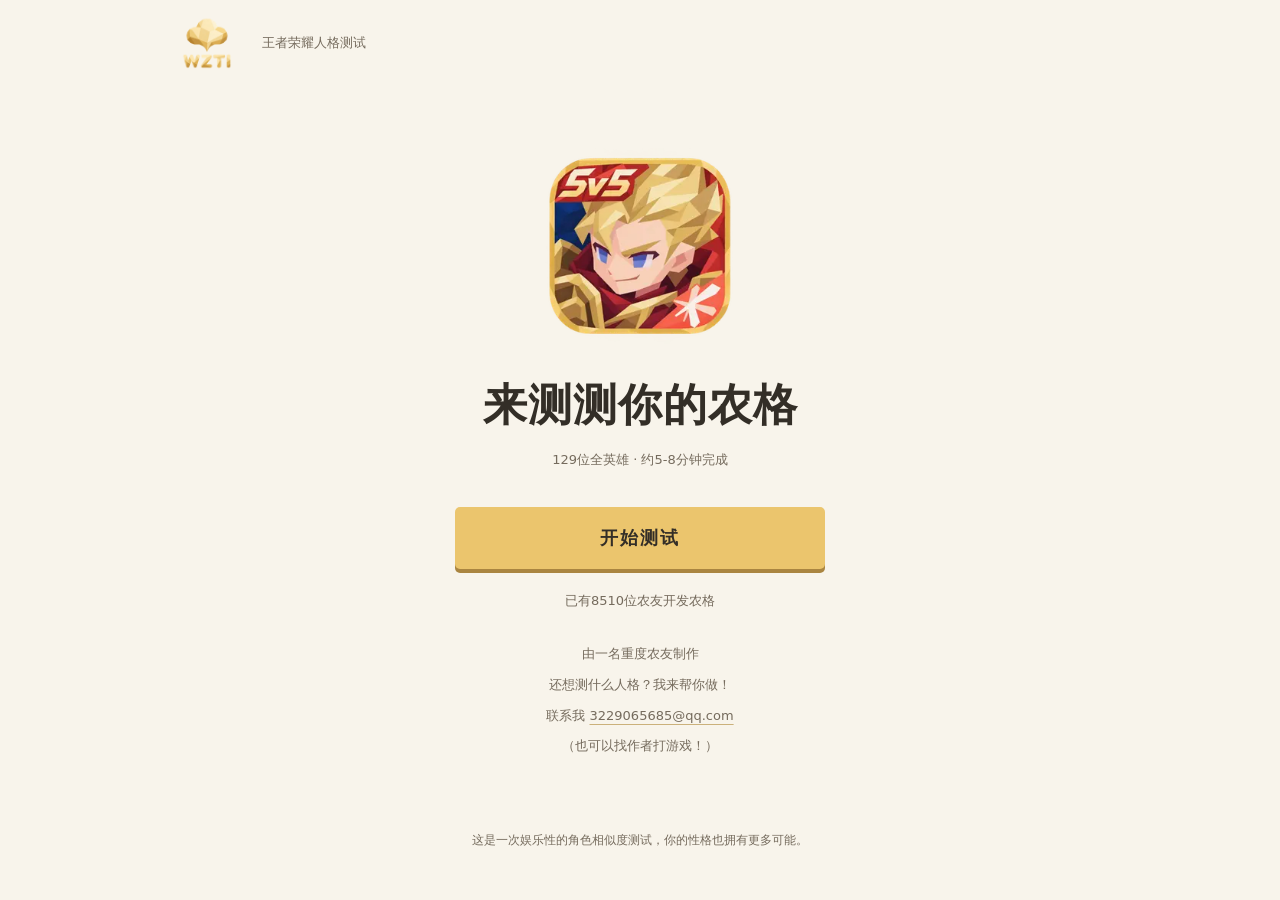
<file: index.html>
<!doctype html>
<html lang="zh-CN"><head><link rel="preconnect" href="https://cdn.jsdelivr.net" crossorigin><meta charset="utf-8"><meta name="viewport" content="width=device-width,initial-scale=1,viewport-fit=cover"><meta name="theme-color" content="#f8f4eb"><link rel="icon" type="image/png" href="icon-32.png"><title>来测测你的农格｜王者荣耀人格测试</title>
<meta name="description" content="129位全英雄 · 约5-8分钟完成，测测与你共鸣的英雄人格。测试仅供娱乐。">
<link rel="canonical" href="https://lyqien.github.io/wzti/">
<meta property="og:type" content="website">
<meta property="og:locale" content="zh_CN">
<meta property="og:site_name" content="WZTI 王者荣耀人格测试">
<meta property="og:title" content="来测测你的农格｜王者荣耀人格测试">
<meta property="og:description" content="129位全英雄 · 约5-8分钟完成，测测与你共鸣的英雄人格。测试仅供娱乐。">
<meta property="og:url" content="https://lyqien.github.io/wzti/">
<meta property="og:image" content="https://lyqien.github.io/wzti/share-cover.jpg">
<meta property="og:image:type" content="image/jpeg">
<meta property="og:image:width" content="256">
<meta property="og:image:height" content="256">
<meta property="og:image:alt" content="WZTI 首页游戏图标">
<meta name="twitter:card" content="summary">
<meta name="twitter:title" content="来测测你的农格｜王者荣耀人格测试">
<meta name="twitter:description" content="129位全英雄 · 约5-8分钟完成，测测与你共鸣的英雄人格。测试仅供娱乐。">
<meta name="twitter:image" content="https://lyqien.github.io/wzti/share-cover.jpg">
<link rel="image_src" href="https://lyqien.github.io/wzti/share-cover.jpg"><style>body{visibility:hidden}</style><style>:root{--strong:#332e27;--gold:#ebc56d;--pale:#f7e4ae;--white:#f8f4eb;--ink:#332e27;--muted:#756b5d}*{box-sizing:border-box}body{margin:0;background:var(--white);color:var(--ink);font:16px/1.9 "Yuanti SC","YouYuan",ui-rounded,system-ui,-apple-system,BlinkMacSystemFont,"PingFang SC","Microsoft YaHei",sans-serif}button,a{-webkit-tap-highlight-color:transparent}button{font:inherit;cursor:pointer}a{color:inherit}button:focus-visible,a:focus-visible{outline:3px solid var(--gold);outline-offset:4px}h1:focus{outline:none}header{max-width:1000px;margin:auto;height:86px;display:flex;align-items:center;padding:0 24px;gap:12px}header a{width:86px;height:72px}header img{height:100%;width:100%;object-fit:contain}header span{font-size:13px;color:var(--muted)}header small{margin-left:auto;font-size:12px;color:#756b5d}.preview-nav{max-width:680px;margin:auto;padding:8px 20px;display:flex;gap:20px;align-items:center;background:#eee7d9;font-size:12px;color:#594f40}.preview-nav span{margin-right:auto;color:#756b5d}.preview-nav a{text-decoration:none;padding:3px 0}.preview-nav a:hover{color:var(--gold)}main{max-width:680px;margin:auto;padding:34px 24px 24px;min-height:65vh}footer{text-align:center;color:#756b5d;font-size:12px;padding:26px 24px 36px;line-height:1.9}.mobile{display:none}.home{text-align:center;position:relative;padding:10px 0 14px}.home:before{content:"";position:absolute;width:250px;height:250px;border:1px solid #ebc56d2e;transform:rotate(45deg);top:65px;left:calc(50% - 125px);z-index:-1}.home-logo{width:310px;max-width:90%;height:auto;display:block;margin:-15px auto 16px}.eyebrow{color:var(--pale);font-size:14px}.home h1{font-size:38px;font-weight:700;line-height:1.5;letter-spacing:1px;margin:18px 0 20px}.home .eyebrow{display:none}.lead{color:#6c6255;font-size:15px;line-height:2;margin:0 auto}.primary{display:flex;justify-content:center;align-items:center;border:0;background:var(--gold);color:var(--strong);font-weight:700;min-height:58px;padding:14px 22px;border-radius:5px;box-shadow:0 4px 0 #aa8540}.primary:hover{background:var(--pale)}.home .primary{width:100%;max-width:370px;margin:34px auto 20px;letter-spacing:2px;font-size:18px}.hint{font-size:12px;color:#756b5d;line-height:1.8}.question .meta{display:flex;align-items:center;justify-content:space-between;color:#6c6255;font-size:13px}.meta strong{font-size:25px;color:#8b6723;font-weight:600}.progress{height:7px;background:repeating-linear-gradient(to right,#dfd6c6 0,#dfd6c6 calc(100%/28 - 3px),transparent calc(100%/28 - 3px),transparent calc(100%/28));margin:14px 0 32px}.progress i{height:100%;display:block;background:var(--gold)}.question h1{font-size:25px;font-weight:600;line-height:1.65;letter-spacing:.3px;margin:0 0 30px;min-height:84px}.options{display:grid;gap:14px}.option{background:#fffcf6;color:var(--ink);border:2px solid #e1d8c9;border-radius:7px;min-height:80px;padding:18px 16px;display:flex;align-items:center;gap:15px;text-align:left;font-size:16px;line-height:1.75;transition:background .15s,border-color .15s}.option b{font-size:14px;font-weight:600;flex:0 0 30px;height:30px;display:grid;place-items:center;border:1px solid #d7cdbd;border-radius:4px;color:#756b5d}.option.selected{border-color:var(--gold);background:#f7e4ae}.option.selected b{background:var(--strong);color:var(--pale);border-color:var(--strong)}.option:disabled{cursor:default}.nav{margin-top:24px}.secondary{background:transparent;color:inherit;border:1px solid #c8bcaa;border-radius:5px;padding:12px 20px;min-height:48px}.secondary:disabled{opacity:.35;cursor:default}.question .hint{margin:18px 0 0}.result{margin:-34px -24px -24px;background:var(--white);color:var(--ink);padding-bottom:32px}.hero-art{width:100%;height:auto;aspect-ratio:3/2;object-fit:contain;display:block;background:#eee7d9;padding-top:18px}.result>.eyebrow{text-align:center;color:var(--muted);font-size:12px;padding-top:24px}.result h1{font-size:42px;line-height:1.4;letter-spacing:4px;text-align:center;font-weight:700;margin:8px 0}.persona{font-size:14px;text-align:center;color:var(--muted);margin:0 20px 24px}.result blockquote{font-size:21px;line-height:1.8;font-weight:600;text-align:center;margin:0 24px 32px;color:var(--strong)}.panel{margin:0 24px;padding:28px 0;border-top:1px solid #ded5c5}.section-title{font-size:19px;font-weight:700;margin:0 0 16px;display:flex;align-items:center;gap:10px}.section-title:before{content:"";background:#b88b30;width:7px;height:18px;clip-path:polygon(50% 0,100% 25%,100% 75%,50% 100%,0 75%,0 25%)}.panel p{font-size:16px;line-height:1.95;margin:0;color:#594f40}.chart{display:grid;gap:15px;margin:24px 0}.column{display:grid;grid-template-columns:52px 1fr 40px;gap:12px;align-items:center}.column small{font-size:14px;color:var(--ink)}.column b{font-size:15px;font-weight:600;text-align:right;font-variant-numeric:tabular-nums}.track{height:10px;background:#e5dccb;border-radius:2px;overflow:hidden}.fill{height:100%;background:#b88b30;clip-path:polygon(0 0,100% 0,calc(100% - 5px) 100%,0 100%)}.panel .chart-note{font-size:12px;color:var(--muted);line-height:1.8}.partner-art{width:100%;aspect-ratio:3/2;object-fit:contain;display:block;background:#eee7d9;border-radius:8px;margin:22px 0 18px}.partner h3{font-size:29px;line-height:1.5;margin:0;text-align:center}.partner .subtitle{text-align:center;font-size:13px;margin:5px 0 22px;color:#816226}.result-actions{display:flex;gap:12px;padding:12px 24px 0}.result-actions>*{flex:1;font-size:14px}.result-actions .secondary{border-color:#c8bcaa}.loading{text-align:center}@media(min-width:700px){main{padding-top:48px}.result{margin-top:-48px}.hero-art{max-height:400px}.home-logo{width:340px}.home h1{font-size:44px}.question h1{font-size:30px}.result .panel{margin-left:44px;margin-right:44px}.preview-nav{border-radius:5px}}@media(max-width:400px){header{height:72px;padding:0 18px}header a{width:72px;height:62px}header small{display:none}main{padding:30px 20px 20px}.result{margin:-30px -20px -20px}.home{padding-top:0}.home-logo{width:265px;margin:-18px auto 20px}.home:before{width:205px;height:205px;top:42px;left:calc(50% - 102.5px)}.home h1{font-size:32px;margin-top:12px}.home .primary{margin-top:28px}.mobile{display:block}.preview-nav{gap:16px}.question h1{font-size:24px}.option{padding:15px 13px}.panel{margin:0 22px}.result-actions{padding-left:22px;padding-right:22px}.result-actions button{padding:12px}.result h1{font-size:38px}.result blockquote{font-size:20px}}@media(prefers-reduced-motion:reduce){*{transition:none!important;animation:none!important}}
.home:before{display:none}

.art-frame{position:relative;isolation:isolate;border:1px solid #cbb17b;border-radius:12px;background:#f2eadb;box-shadow:0 3px 0 #e7dcc6;padding:12px}
.art-frame::before{content:"";position:absolute;inset:6px;border:1px solid #ded0b0;border-radius:7px;pointer-events:none;z-index:-1}
.art-frame::after{content:"";position:absolute;inset:5px;border-radius:7px;pointer-events:none;background:linear-gradient(#b89550,#b89550) left top/19px 2px no-repeat,linear-gradient(#b89550,#b89550) left top/2px 19px no-repeat,linear-gradient(#b89550,#b89550) right bottom/19px 2px no-repeat,linear-gradient(#b89550,#b89550) right bottom/2px 19px no-repeat}
.main-art-frame{margin:20px 20px 0}
.art-frame>.hero-art,.art-frame>.partner-art{display:block;width:100%;height:auto;aspect-ratio:3/2;object-fit:contain;background:transparent;padding:0;margin:0;border-radius:0}
.partner-art-frame{margin:22px 0 20px;padding:10px}
@media(min-width:700px){.main-art-frame{margin:28px 36px 0}}

.chart{display:grid;grid-template-columns:repeat(8,minmax(0,1fr));gap:10px;align-items:end;margin:26px 0 22px}
.column{display:flex;flex-direction:column;align-items:center;gap:9px;min-width:0}
.column b{font-size:14px;line-height:1.5;text-align:center;white-space:nowrap}
.column .track{display:flex;align-items:flex-end;width:100%;height:180px;border-radius:3px 3px 0 0;background:#e5dccb}
.column .fill{width:100%;background:#b88b30;clip-path:none;border-radius:3px 3px 0 0}
.column small{font-size:13px;line-height:1.5;white-space:nowrap}
@media(max-width:600px){.chart{gap:6px}.column{gap:8px}.column .track{height:155px}.column b{font-size:12px}.column small{font-size:11px}}
@media(max-width:350px){.chart{gap:4px}.column small{font-size:10px}.column b{font-size:11px}.column .track{height:140px}}


/* Keep the complete answering controls inside the visible browser viewport. */
html.answering{height:100%;overflow:hidden}
body.answering{height:100vh;height:100dvh;overflow:hidden;display:flex;flex-direction:column;padding-top:env(safe-area-inset-top);padding-bottom:env(safe-area-inset-bottom)}
body.answering header{height:44px;min-height:44px;flex:0 0 44px;width:100%;max-width:680px;margin:0 auto;padding:0 18px;gap:10px}
body.answering header a{width:54px;height:40px}
body.answering header span{font-size:12px}
body.answering main{flex:1;width:100%;min-height:0;margin:0 auto;padding:12px 18px 14px;display:flex}
body.answering footer{display:none}
body.answering .question{width:100%;height:100%;min-height:0;display:grid;grid-template-rows:26px 4px auto minmax(0,1fr) 44px;gap:12px}
body.answering .meta{font-size:12px}
body.answering .meta strong{font-size:22px}
body.answering .progress{height:4px;margin:0}
body.answering .question h1{min-height:0;font-size:26px;line-height:1.45;margin:24px 0 32px}
body.answering .options{min-height:0;grid-template-rows:repeat(4,minmax(0,1fr));gap:10px}
body.answering .option{min-height:0;padding:10px 13px;font-size:16px;line-height:1.5;gap:12px}
body.answering .option b{flex-basis:26px;height:26px;font-size:13px}
body.answering .nav{margin:0;display:flex;align-items:stretch}
body.answering #prev{min-height:44px;height:44px;padding:8px 16px;font-size:15px}
body.answering .preview-nav{display:none}
@media(max-height:600px){body.answering header{height:38px;min-height:38px;flex-basis:38px}body.answering header a{height:34px;width:48px}body.answering main{padding:8px 16px 10px}body.answering .question{gap:8px;grid-template-rows:24px 4px auto minmax(0,1fr) 44px}body.answering .question h1{font-size:23px;margin:14px 0 22px}body.answering .options{gap:8px}body.answering .option{padding:8px 10px;font-size:15px}}

@media(max-height:500px){body.answering .question{gap:6px}body.answering .question h1{font-size:21px;margin:8px 0 14px}body.answering .options{gap:6px}body.answering .option{font-size:14px;line-height:1.4;padding:6px 10px}}

@media(max-height:420px){body.answering .question h1{font-size:20px;margin:6px 0 10px}}

.home .home-icon{width:196px;max-width:60vw;aspect-ratio:1;object-fit:contain;margin:4px auto 28px}
.completion-time{font-size:13px;color:var(--muted);margin:10px 0 0}
.home h1{margin-bottom:8px}
.image-status{position:absolute;left:50%;bottom:12px;transform:translateX(-50%);display:flex;align-items:center;justify-content:center;gap:8px;width:max-content;max-width:calc(100% - 28px);padding:3px 9px;background:#faf5e9ed;border:1px solid #dfd0ad;border-radius:4px;color:#756b5d;font-size:11px;line-height:1.6}
.image-status[hidden],.image-status button[hidden]{display:none}
.image-status button{border:0;background:transparent;text-decoration:underline;color:#816226;padding:3px 4px;font-size:12px}

body.answering .nav{gap:10px}body.answering #retry-result{font-size:14px;padding:8px 12px;min-height:44px}

.image-retry{position:absolute;left:50%;bottom:12px;transform:translateX(-50%);background:#faf5e9;border:1px solid #cbb17b;color:#756b5d;border-radius:4px;padding:8px 14px;font-size:13px}.image-retry[hidden]{display:none}

.creator-note{margin:30px auto 0;text-align:center;color:var(--muted);font-size:13px;line-height:1.9}.creator-note p{margin:6px 0}.creator-note a{color:inherit;text-decoration:underline;text-decoration-color:#cbb17b;text-underline-offset:4px;overflow-wrap:anywhere}

.participant-count{margin:18px auto 0;color:var(--muted);font-size:13px;line-height:1.8;text-align:center}

/* v9: explanations, recovery and sharing within the existing cream/gold style. */
.test-instruction{font-size:13px;color:var(--muted);margin:8px 0 0;line-height:1.8}
.home .completion-time{margin-bottom:0}
.progress-notice,.resume-notice{font-size:13px;line-height:1.8;color:#756047;background:#f0e7d4;border-radius:6px;padding:10px 14px;margin:20px auto 0;max-width:370px}
.text-button{border:0;background:none;color:#806126;font-size:14px;padding:8px 16px;text-decoration:underline;text-underline-offset:4px}
.home:has(#fresh) .primary{margin-bottom:10px}
.storage-notice{font-size:11px;color:var(--muted);line-height:1.5;max-width:180px}
.question .nav{display:flex;align-items:center;gap:12px}
.panel .section-caption{font-size:13px;color:var(--muted);line-height:1.85}
.reason-list{margin:18px 0 0;padding:0;list-style:none;display:grid;gap:12px}
.reason-list li{position:relative;padding-left:19px;font-size:15px;line-height:1.9;color:#594f40}
.reason-list li:before{content:"";position:absolute;width:6px;height:6px;background:#b88b30;border-radius:50%;left:0;top:12px}
.near-heroes{display:grid;grid-template-columns:1fr 1fr;gap:12px;margin-top:18px}
.near-hero{border:1px solid #decfaf;border-radius:8px;padding:15px;background:#f4eddc}
.near-hero strong{display:flex;flex-wrap:wrap;align-items:center;gap:6px;font-size:18px;font-weight:600}
.near-hero strong small{font-size:10px;font-weight:400;color:#816226;border:1px solid #d8c38e;border-radius:3px;padding:0 4px}
.near-hero>span{display:block;font-size:12px;color:var(--muted);line-height:1.75;margin-top:6px}
button.column{font:inherit;background:none;border:0;padding:6px 0;color:var(--ink);cursor:pointer;border-radius:5px}
button.column b{display:flex;flex-direction:column;align-items:center;font-size:16px;line-height:1.35;gap:1px}
button.column b span{font-size:9px;font-weight:400;color:var(--muted)}
button.column .track{display:flex;align-items:flex-end;width:100%;max-width:28px;height:140px;background:#e9dfcb}
button.column .fill{display:block;width:100%}
button.column small{font-size:12px;line-height:1.6}
button.column[aria-expanded=true]{background:#efe3c7;outline:1px solid #cbb17b;outline-offset:4px}
.dimension-detail{margin-top:18px;padding:18px;border-radius:8px;border:1px solid #dccaa3;background:#f3ead7}
.dimension-detail h3{font-size:17px;margin:0 0 8px}.panel .dimension-detail p{font-size:13px;line-height:1.85;margin:8px 0}
.dimension-detail[hidden]{display:none}
.panel .partner-note{font-size:12px;text-align:center;color:var(--muted);margin:8px 0 24px}
.partner-section{margin:24px 0}.partner-section:last-child{margin-bottom:0}.partner-section h4{font-size:15px;font-weight:600;color:#886727;margin:0 0 8px}
.share-keywords{display:flex;flex-wrap:wrap;gap:8px;margin:18px 0 24px}.share-keywords span{font-size:12px;padding:4px 10px;border-radius:4px;background:#eee2c7;color:#715525}
.share-actions{display:grid;grid-template-columns:1fr 1fr;gap:12px}.share-actions button{font-size:14px;padding:12px 10px;min-height:54px}
.panel .share-disclosure,.panel #share-status{font-size:12px;line-height:1.7;color:var(--muted);margin:14px 0 0}.panel #share-status:empty{display:none}
.friend-banner{margin:14px 20px;display:flex;gap:10px;align-items:center;justify-content:space-between;padding:12px;background:#f0e5cd;border:1px solid #d8c08b;border-radius:7px}
.friend-banner span{font-size:14px}.friend-banner button{font-size:12px;padding:6px 10px;min-height:36px}
.ui-dialog{color:var(--ink);background:#f8f4eb;border:1px solid #cbb17b;border-radius:12px;padding:20px;width:calc(100% - 32px);max-width:500px;max-height:88dvh;overflow:auto;box-shadow:0 14px 70px #332e2733}
.ui-dialog::backdrop{background:#332e2777}.dialog-heading{display:flex;align-items:center;justify-content:space-between;gap:16px;margin-bottom:14px}.dialog-heading h2{font-size:20px;margin:0}
.dialog-close{border:0;background:transparent;color:var(--muted);font-size:28px;min-width:40px;min-height:40px;padding:0;line-height:1}
.dialog-content p{font-size:14px;line-height:1.8;color:var(--muted)}.dialog-content label{font-size:13px}.dialog-content textarea{width:100%;padding:12px;box-sizing:border-box;border:1px solid #cbb17b;border-radius:5px;color:var(--ink);background:#fffdf8;font:13px/1.8 system-ui;overflow-wrap:anywhere;resize:vertical}
.export-image{display:block;width:100%;height:auto;border-radius:5px;border:1px solid #dfd1b2}.download-card{text-decoration:none;margin:20px 0 10px}.dialog-content .hint{font-size:12px}
@media(max-width:400px){.near-heroes{gap:9px}.near-hero{padding:12px}.chart{gap:8px}button.column small{font-size:11px}.share-actions{gap:10px}}

.near-hero .art-frame{margin:0 0 12px;padding:4px;box-shadow:none;border-radius:6px}
.near-hero .art-frame:before,.near-hero .art-frame:after{display:none}
.near-art{width:100%;height:auto;aspect-ratio:3/2;object-fit:contain;display:block}
.near-hero .image-retry{font-size:10px;padding:4px 6px;bottom:4px;white-space:nowrap}
html.card-open,body.card-open{overflow:hidden;overscroll-behavior:none}
html.card-open,body.card-open,.card-dialog{scrollbar-width:none}
html.card-open::-webkit-scrollbar,body.card-open::-webkit-scrollbar,.card-dialog::-webkit-scrollbar{display:none;width:0}
.card-dialog[open]{position:fixed;inset:0;margin:auto;width:calc(100% - 32px);max-width:500px;height:88vh;height:88dvh;max-height:850px;box-sizing:border-box;border:1px solid #cbb17b;border-radius:14px;padding:16px;display:flex;flex-direction:column;gap:10px;overflow:hidden;overscroll-behavior:none}
.card-dialog .dialog-heading{margin:0;flex:none}.card-dialog .dialog-heading h2{font-size:19px}
.card-dialog .dialog-content{min-height:0;flex:1;display:flex;flex-direction:column;align-items:center;gap:12px;overflow:hidden}
.card-dialog .save-guide{margin:0;color:var(--ink);font-size:22px;font-weight:700;line-height:1.5;flex:none}
.export-image-wrap{min-height:0;flex:1;width:100%;display:flex;align-items:center;justify-content:center;overflow:hidden}
.card-dialog .export-image{width:100%;height:100%;max-height:100%;object-fit:contain;border:0;border-radius:0;-webkit-touch-callout:default;user-select:auto;-webkit-user-select:auto}

.toast{position:fixed;z-index:10000;left:50%;bottom:calc(28px + env(safe-area-inset-bottom));transform:translateX(-50%);max-width:calc(100% - 40px);padding:11px 22px;border:1px solid #b99a5f;border-radius:8px;background:#332e27;color:#fff9eb;box-shadow:0 4px 18px #332e2726;font-size:15px;line-height:1.6;text-align:center;pointer-events:none}
</style></head><body><header><a href="#" id="brand" aria-label="返回首页"><img data-brand-logo="" alt="WZTI"></a><span>王者荣耀人格测试</span></header><main id="app" aria-live="polite"></main><footer>这是一次娱乐性的角色相似度测试，<br class="mobile">你的性格也拥有更多可能。</footer><script>globalThis.WZTI_CONFIG={"version":"WZTI-content-v9","questions":[{"id":"Q01","block":0,"weight":2,"question":"一段经历结束后，什么最让你觉得值得？","options":{"A":"有人因为我而过得更好。","B":"做了真正由自己决定的事。","C":"完成了难事，看到了自己的进步。","D":"明白了一些以前没想通的东西。"},"optionKeys":{"A":"A","B":"B","C":"C","D":"D"}},{"id":"Q02","block":1,"weight":2,"question":"接到一个不熟悉的任务，你通常先？","options":{"A":"先动手试一次，边做边发现问题。","B":"找个更省力或更灵活的切入点。","C":"观察情况，弄懂它为什么会这样。","D":"列出步骤，弄清怎样才算完成。"},"optionKeys":{"A":"B","B":"C","C":"D","D":"A"}},{"id":"Q03","block":2,"weight":2,"question":"在一群熟悉的人里，你最自然的位置是？","options":{"A":"保留自己的空间，有需要再参与。","B":"帮大家确定安排，把事情组织起来。","C":"主动聊天，让彼此更亲近。","D":"不一定多说，但会照顾具体需要。"},"optionKeys":{"A":"C","B":"D","C":"A","D":"B"}},{"id":"Q04","block":4,"weight":2,"question":"别人的安排碰到了你的底线，你通常会？","options":{"A":"想清对方的目的，找合适时机回应。","B":"当面说明，我不能接受。","C":"先拉开距离，避免继续冲突。","D":"解释自己的想法，尝试达成共识。"},"optionKeys":{"A":"D","B":"A","C":"B","D":"C"}},{"id":"Q05","block":5,"weight":2,"question":"一件事没有人催、也没有奖励时，什么最能让你继续投入？","options":{"A":"它能让我发现规律，或做出新的东西。","B":"它能解决生活中真实存在的问题。","C":"它本身很美，或让我产生特别的感受。","D":"它能让我和重要的人有更多共同经历。"},"optionKeys":{"A":"A","B":"B","C":"C","D":"D"}},{"id":"Q06","block":6,"weight":2,"question":"从一次失败中缓过来后，你更想先？","options":{"A":"再试一次，我不想停在这里。","B":"换一种办法，也许原路并不合适。","C":"和信任的人聊聊，重新找回力量。","D":"找出原因，想清下次怎样改进。"},"optionKeys":{"A":"B","B":"C","C":"D","D":"A"}},{"id":"Q07","block":3,"weight":1,"question":"压力很大时，你最容易出现哪种反应？","options":{"A":"想把事情都抓在手里才安心。","B":"想躲进熟悉的人或舒服的环境里。","C":"把事情压在心里，尽量自己扛。","D":"说话变冲，对质疑特别敏感。"},"optionKeys":{"A":"C","B":"D","C":"A","D":"B"}},{"id":"Q08","block":0,"weight":2,"question":"如果有一个月可以自由安排，你更想？","options":{"A":"陪重要的人完成一个愿望。","B":"离开熟悉的节奏，过一阵随心的生活。","C":"挑战一个能留下成果的目标。","D":"钻研一个一直吸引自己的问题。"},"optionKeys":{"A":"A","B":"B","C":"C","D":"D"}},{"id":"Q09","block":1,"weight":2,"question":"计划突然被打乱，你更接近哪种反应？","options":{"A":"先解决眼前最紧迫的事。","B":"看看能不能顺势换一条路。","C":"先弄清变化的原因，再决定。","D":"重新排好顺序，尽快恢复节奏。"},"optionKeys":{"A":"B","B":"C","C":"D","D":"A"}},{"id":"Q10","block":2,"weight":2,"question":"发现朋友情绪低落，你通常更愿意？","options":{"A":"告诉他我在，但让他决定要不要聊。","B":"和他一起理清问题，确定接下来怎么办。","C":"找他聊聊，陪他把感受说出来。","D":"帮他做点实际的事，等他愿意开口。"},"optionKeys":{"A":"C","B":"D","C":"A","D":"B"}},{"id":"Q11","block":4,"weight":2,"question":"面对一条你认为不合理的规定，你更可能？","options":{"A":"了解制定原因，找到改变它的切入点。","B":"直接提出反对，并说明理由。","C":"尽量避开它，保留自己的空间。","D":"与相关的人商量，争取调整。"},"optionKeys":{"A":"D","B":"A","C":"B","D":"C"}},{"id":"Q12","block":5,"weight":2,"question":"去一个陌生的地方，你最容易被什么吸引？","options":{"A":"新奇的设计，或没见过的知识。","B":"当地人怎样生活，事情怎样运转。","C":"风景、音乐，以及那里独有的氛围。","D":"遇见的人，以及一起留下的故事。"},"optionKeys":{"A":"A","B":"B","C":"C","D":"D"}},{"id":"Q13","block":6,"weight":2,"question":"一个长期目标卡住了，你更接近哪种做法？","options":{"A":"继续练习，先把最难的一步顶过去。","B":"重新考虑目标或路线，允许自己调整。","C":"请熟悉我的人陪我一起理清。","D":"回看整个过程，检查哪里出了问题。"},"optionKeys":{"A":"B","B":"C","C":"D","D":"A"}},{"id":"Q14","block":3,"weight":1,"question":"被重要的人误解后，你最容易？","options":{"A":"反复解释，想让对方接受自己的判断。","B":"先缓和关系，哪怕暂时委屈自己。","C":"先沉默，等自己整理好了再说。","D":"马上辩解，有时语气比本意更重。"},"optionKeys":{"A":"C","B":"D","C":"A","D":"B"}},{"id":"Q15","block":0,"weight":2,"question":"朋友问你为什么坚持，你更可能回答？","options":{"A":"因为有我在意的人和承诺。","B":"因为我不想活成别人规定的样子。","C":"因为我想看看自己到底能做到哪一步。","D":"因为这件事背后的答案或意义吸引我。"},"optionKeys":{"A":"A","B":"B","C":"C","D":"D"}},{"id":"Q16","block":1,"weight":2,"question":"一个问题迟迟解决不了，你更常用哪种办法？","options":{"A":"集中精力，再正面尝试一次。","B":"换个角度，试试原来没考虑的方法。","C":"停下来想想，是不是漏掉了什么。","D":"拆成小步骤，逐项处理。"},"optionKeys":{"A":"B","B":"C","C":"D","D":"A"}},{"id":"Q17","block":2,"weight":2,"question":"合作做事时，你最习惯关注？","options":{"A":"自己的职责是否明确，是否有发挥空间。","B":"整体方向是否清楚，分工是否合适。","C":"大家是否愿意交流，彼此相处舒服吗。","D":"有没有人需要我补位或分担。"},"optionKeys":{"A":"C","B":"D","C":"A","D":"B"}},{"id":"Q18","block":4,"weight":2,"question":"合作中有人误解了你的意思，你会先？","options":{"A":"整理事实，选择更有说服力的方式回应。","B":"马上指出哪里理解错了。","C":"等情绪过去，再决定要不要解释。","D":"问清对方怎么想，再表达自己的意思。"},"optionKeys":{"A":"D","B":"A","C":"B","D":"C"}},{"id":"Q19","block":5,"weight":2,"question":"如果要做一份送给自己的纪念，你更想留下？","options":{"A":"自己的想法、作品，或学会的新本领。","B":"真正派得上用场、能长期使用的东西。","C":"能保存某种心情的照片、文字或音乐。","D":"和重要的人有关的信件、礼物或回忆。"},"optionKeys":{"A":"A","B":"B","C":"C","D":"D"}},{"id":"Q20","block":6,"weight":2,"question":"遇到困难时，哪句话最能鼓励你？","options":{"A":"再坚持一下，你还能走得更远。","B":"路不止一条，换个方向也可以。","C":"你不用一个人面对，我会陪着你。","D":"弄清问题，就离答案更近一步。"},"optionKeys":{"A":"B","B":"C","C":"D","D":"A"}},{"id":"Q21","block":3,"weight":1,"question":"连续受挫时，你最需要提醒自己什么？","options":{"A":"有些事不在自己的掌控之中。","B":"先面对眼前的事，别一直躲着。","C":"需要帮助时，可以开口。","D":"先缓一缓，不必急着反击。"},"optionKeys":{"A":"C","B":"D","C":"A","D":"B"}},{"id":"Q22","block":0,"weight":2,"question":"四种评价里，你最希望被这样理解？","options":{"A":"你是一个值得信赖、会照顾人的人。","B":"你很有自己的想法，也敢选择自己的路。","C":"你有实力，能把想做的事做成。","D":"你看得细，也想得深。"},"optionKeys":{"A":"A","B":"B","C":"C","D":"D"}},{"id":"Q23","block":1,"weight":2,"question":"你更喜欢怎样开始一场旅行？","options":{"A":"有个目的地就出发，到了再说。","B":"准备几个选择，途中随时调整。","C":"先了解那里，挑一个真正感兴趣的去处。","D":"先确定路线、时间和重要安排。"},"optionKeys":{"A":"B","B":"C","C":"D","D":"A"}},{"id":"Q24","block":2,"weight":2,"question":"面对重要的人，你更常怎样表达在意？","options":{"A":"尊重对方的选择，也保留彼此的边界。","B":"替双方考虑未来，让共同的事情更有着落。","C":"直接说出来，也主动创造相处的机会。","D":"记住小事，在需要的时候出现。"},"optionKeys":{"A":"C","B":"D","C":"A","D":"B"}},{"id":"Q25","block":4,"weight":2,"question":"你更能接受哪种处理分歧的方式？","options":{"A":"先不急着表态，把前因后果弄清楚。","B":"意见摆出来，即使当时有点不愉快。","C":"各退一步，给彼此留些空间。","D":"多谈一会儿，找到双方能接受的办法。"},"optionKeys":{"A":"D","B":"A","C":"B","D":"C"}},{"id":"Q26","block":5,"weight":2,"question":"别人讲述一段经历时，你最想追问？","options":{"A":"你发现了什么，有没有新的想法？","B":"后来怎么解决，哪些办法最管用？","C":"那个瞬间给你什么感受？","D":"谁陪着你，你们之间发生了什么？"},"optionKeys":{"A":"A","B":"B","C":"C","D":"D"}},{"id":"Q27","block":6,"weight":2,"question":"经历挫折后，你最希望获得什么？","options":{"A":"再次挑战的机会，证明这次不是终点。","B":"重新选择的空间，不必困在原来的路上。","C":"被理解和支持，让自己重新安定下来。","D":"更清楚的判断，知道以后如何避免。"},"optionKeys":{"A":"B","B":"C","C":"D","D":"A"}},{"id":"Q28","block":3,"weight":1,"question":"回头看自己的盲点，哪一种最像你？","options":{"A":"太想把事情做好，容易要求别人按自己的方式来。","B":"怕难受或失去关系，有时会拖延、退让或依赖。","C":"嘴上说没事，心里却承受了很多。","D":"一着急就硬碰硬，之后才后悔。"},"optionKeys":{"A":"C","B":"D","C":"A","D":"B"}}],"heroes":[{"hero":"阿古朵","keys":"ACAABDD","tieText":"我更接近：自然亲和、天真、重伙伴；但也容易：怕孤独，容易轻信。"},{"hero":"阿轲","keys":"BBCAABB","tieText":"我更接近：独立、果断、边界鲜明；但也容易：防备心强，不轻易求助。"},{"hero":"艾琳","keys":"BCADBCC","tieText":"我更接近：自由好奇、审美敏锐，愿意欣赏不同生命与季节的美好；但也容易：排斥束缚，容易追随当下兴趣，对重复任务与长期计划耐心不足。"},{"hero":"安琪拉","keys":"DCADCAA","tieText":"我更接近：好奇、活泼、渴望知识；但也容易：急于证明自己。"},{"hero":"敖隐","keys":"BBCAAAB","tieText":"我更接近：孤傲坚韧、重视尊严与传承，不愿为了被接纳而放弃原则；但也容易：容易把退让等同于屈服，独自承受压力，不愿向人求助。"},{"hero":"白起","keys":"AABABDD","tieText":"我更接近：隐忍、忠诚、自我牺牲；但也容易：压抑需求，自我价值感低。"},{"hero":"百里守约","keys":"AABACAD","tieText":"我更接近：细致、可靠、照料他人；但也容易：过度担责，不愿示弱。"},{"hero":"百里玄策","keys":"CBABADD","tieText":"我更接近：敏感、张扬、渴望联结；但也容易：以挑衅掩饰不安。"},{"hero":"扁鹊","keys":"DDCCDAA","tieText":"我更接近：冷静、研究欲强、疏离；但也容易：容易把人当成研究对象。"},{"hero":"不知火舞","keys":"CBABABB","tieText":"我更接近：自信、热烈、技艺自豪；但也容易：容易逞强。"},{"hero":"蔡文姬","keys":"ACADBDD","tieText":"我更接近：亲近他人、乐观、寻求陪伴；但也容易：依赖安全感。"},{"hero":"苍","keys":"BBBBABB","tieText":"我更接近：野性、自由、伙伴忠诚；但也容易：不服管束。"},{"hero":"曹操","keys":"CADCDBA","tieText":"我更接近：野心、务实、掌控欲；但也容易：目的压过感受。"},{"hero":"嫦娥","keys":"ADDDBCD","tieText":"我更接近：安静、敏感、情感内敛；但也容易：孤独时容易退缩。"},{"hero":"程咬金","keys":"BCADCBD","tieText":"我更接近：乐观、豪爽、生命力强；但也容易：用玩笑回避脆弱。"},{"hero":"蚩奼","keys":"CBABAAA","tieText":"我更接近：自信倔强、热爱创造，面对无人做到的事反而更想挑战；但也容易：容易执着于证明自己，对失败和质疑反应强烈，忽略现实限制。"},{"hero":"达摩","keys":"DACAAAA","tieText":"我更接近：自省、坚毅、追寻意义；但也容易：容易自我苛责。"},{"hero":"妲己","keys":"DDADCDD","tieText":"我更接近：亲近、好奇、渴望理解情感；但也容易：容易迎合他人。"},{"hero":"大乔","keys":"ADBDBDD","tieText":"我更接近：温柔、沉静、牵挂他人；但也容易：习惯等待与隐忍。"},{"hero":"大司命","keys":"AACADBA","tieText":"我更接近：冷静、职责感、敬畏生命；但也容易：情感表达疏离。"},{"hero":"大禹","keys":"AADACBA","tieText":"我更接近：沉稳务实、耐心坚韧，重视长远建设与群体安定；但也容易：容易把公共责任全部揽在身上，忽略自身需要，对他人的节奏要求过高。"},{"hero":"狄仁杰","keys":"DADCDBA","tieText":"我更接近：理性、公正、注重证据；但也容易：显得严厉，难容含糊。"},{"hero":"典韦","keys":"ABBBADD","tieText":"我更接近：忠诚、克制、保护欲；但也容易：情绪压抑后爆发。"},{"hero":"貂蝉","keys":"ADBDBCD","tieText":"我更接近：优雅、敏感、情感执着；但也容易：容易为关系消耗自己。"},{"hero":"东皇太一","keys":"CDDCDAB","tieText":"我更接近：神秘、自负、追求超越；但也容易：忽略个体代价。"},{"hero":"盾山","keys":"AABABBD","tieText":"我更接近：朴实、安静、以行动守护；但也容易：不善语言表达。"},{"hero":"朵莉亚","keys":"ACADCDD","tieText":"我更接近：善良、好奇、重视约定；但也容易：容易理想化关系。"},{"hero":"暃","keys":"BCBADCC","tieText":"我更接近：洒脱、机敏、隐藏担当；但也容易：用轻松掩饰压力。"},{"hero":"干将莫邪","keys":"AABDBCD","tieText":"我更接近：专注、执着、伴侣联结；但也容易：封闭在二人世界。"},{"hero":"高渐离","keys":"BBABACB","tieText":"我更接近：热烈、独立、艺术表达；但也容易：情绪强烈，不愿妥协。"},{"hero":"戈娅","keys":"BBBCABB","tieText":"我更接近：果断、自由、护短；但也容易：对抗性强。"},{"hero":"公孙离","keys":"AABACCD","tieText":"我更接近：温柔、坚韧、理想主义；但也容易：容易隐藏疲惫。"},{"hero":"宫本武藏","keys":"CABAAAB","tieText":"我更接近：专注坚毅、技艺自信，外表洒脱，内心重视承诺与牵挂；但也容易：容易把价值寄托于实力与履约，面对失去时执着，不善于表达脆弱。"},{"hero":"关羽","keys":"AABAABA","tieText":"我更接近：重义守诺、沉稳自律，责任感强，在意同伴与家人的安全；但也容易：容易因原则与承诺过度承担，对不同立场缺少弹性。"},{"hero":"鬼谷子","keys":"DDCADAA","tieText":"我更接近：求知、宏观思考、探索；但也容易：与日常情感疏离。"},{"hero":"海诺","keys":"BACADAA","tieText":"我更接近：冷静克制、独立坚定，注重观察与判断，拒绝被既定命运限制；但也容易：容易以疏离掩饰关心，倾向独自承担，难以让他人参与自己的决定。"},{"hero":"海月","keys":"CDBDDCB","tieText":"我更接近：孤独、执念、献身理想；但也容易：对单一目标过度依附。"},{"hero":"韩信","keys":"CCDCDAC","tieText":"我更接近：自信、谋略、逆境求胜；但也容易：冒险与自负。"},{"hero":"后羿","keys":"CBCCABB","tieText":"我更接近：自信、目标感、追求力量；但也容易：忽略代价。"},{"hero":"花木兰","keys":"ABDAABD","tieText":"我更接近：担当、果断、团队领导；但也容易：过度坚强。"},{"hero":"黄忠","keys":"CABAABB","tieText":"我更接近：老练坚韧、不服老，愿意长期投入，以行动证明自己的价值；但也容易：容易把退让看成服输，坚持熟悉的方式，对变化反应偏慢。"},{"hero":"姬小满","keys":"BCCDCBC","tieText":"我更接近：灵活、自在、机智；但也容易：回避沉重责任。"},{"hero":"伽罗","keys":"DABABCA","tieText":"我更接近：沉静、求知、守护文化；但也容易：承担过多失落。"},{"hero":"姜子牙","keys":"DADCDAA","tieText":"我更接近：长远规划、使命感、引导；但也容易：容易替他人决定。"},{"hero":"金蝉","keys":"AABACDD","tieText":"我更接近：慈悲、坚定、平等关怀；但也容易：忽略自身需要。"},{"hero":"镜","keys":"CACAAAA","tieText":"我更接近：自律、精确、坚韧；但也容易：严苛，不善示弱。"},{"hero":"橘右京","keys":"ADBABCD","tieText":"我更接近：内敛、重情、守诺；但也容易：沉浸遗憾。"},{"hero":"铠","keys":"AABABAA","tieText":"我更接近：克制、责任、自我抗争；但也容易：封闭与自责。"},{"hero":"空空儿","keys":"BCACDAD","tieText":"我更接近：机敏、戏法感、灵活；但也容易：真实需求藏在表演后。"},{"hero":"狂铁","keys":"ABBAABB","tieText":"我更接近：勇敢、正义、抗争；但也容易：习惯硬扛。"},{"hero":"莱西奥","keys":"ABBACBD","tieText":"我更接近：务实、担当、平民英雄感；但也容易：低估自己。"},{"hero":"兰陵王","keys":"CACADAB","tieText":"我更接近：隐忍、独行、目标坚定；但也容易：不信任他人。"},{"hero":"澜","keys":"ADBABBD","tieText":"我更接近：寡言、敏锐、外冷内护；但也容易：以疏离保护自己。"},{"hero":"老夫子","keys":"DCDCCAA","tieText":"我更接近：重教育、幽默、原则明确；但也容易：好为人师。"},{"hero":"李白","keys":"BCABACC","tieText":"我更接近：浪漫、自由、自信；但也容易：不喜约束。"},{"hero":"李信","keys":"AACADAA","tieText":"我更接近：使命、坚忍、内在矛盾；但也容易：自我拉扯。"},{"hero":"李元芳","keys":"DCAADBA","tieText":"我更接近：敏锐细致、好奇负责，善于捕捉小线索，也有活泼的生活趣味；但也容易：容易关注过多细节和他人的反应，在责任与好奇心之间耗费精力。"},{"hero":"廉颇","keys":"ABDBABB","tieText":"我更接近：豪爽、勇敢、重集体；但也容易：容易硬碰硬。"},{"hero":"刘邦","keys":"CCDCDBC","tieText":"我更接近：务实、圆融、资源整合；但也容易：关系容易工具化。"},{"hero":"刘备","keys":"ACDDCDD","tieText":"我更接近：重情、担当、团结；但也容易：不易拒绝关系责任。"},{"hero":"刘禅","keys":"CBADAAD","tieText":"我更接近：活泼、自信、想获认可；但也容易：逞强，依赖熟悉的人。"},{"hero":"卢雅那","keys":"CBDCAAB","tieText":"我更接近：强势独立、重视尊严与归属，有野心，也有为族群争取生存位置的决心；但也容易：容易把安全感寄托于控制与力量，受侵犯时可能用对抗替代沟通。"},{"hero":"鲁班大师","keys":"DADCCAA","tieText":"我更接近：理性、创造、师长责任；但也容易：忽略情感表达。"},{"hero":"鲁班七号","keys":"DCADBAD","tieText":"我更接近：好奇、幽默、渴望认可；但也容易：敏感，容易自卑。"},{"hero":"露娜","keys":"ADBABCB","tieText":"我更接近：冷静、重情、自我约束；但也容易：牵挂与孤独。"},{"hero":"吕布","keys":"CBADACD","tieText":"我更接近：骄傲、热烈、渴望被爱；但也容易：容易被情感与荣誉裹挟。"},{"hero":"马超","keys":"AACABAB","tieText":"我更接近：坚韧、清醒、重故土；但也容易：困于失去。"},{"hero":"马可波罗","keys":"BCCCCAC","tieText":"我更接近：好奇、独立、冒险；但也容易：可能低估风险。"},{"hero":"蒙恬","keys":"AADCABA","tieText":"我更接近：纪律、责任、长期守护；但也容易：表达僵硬，要求高。"},{"hero":"蒙犽","keys":"CBABAAB","tieText":"我更接近：热烈、叛逆、创造性；但也容易：冲动，抗拒管束。"},{"hero":"梦奇","keys":"ADADBCD","tieText":"我更接近：温和、想象力、陪伴；但也容易：容易逃入舒适区。"},{"hero":"米莱狄","keys":"CADCDAB","tieText":"我更接近：理性、野心、秩序；但也容易：控制欲强。"},{"hero":"芈月","keys":"CCDCDCD","tieText":"我更接近：自信、享乐、追求永恒；但也容易：占有欲。"},{"hero":"明世隐","keys":"CDDCDDC","tieText":"我更接近：洞察、布局、隐秘；但也容易：操控关系。"},{"hero":"墨子","keys":"DACCCAA","tieText":"我更接近：重视理性、公平与创造，愿意用技术和行动实现理念；但也容易：容易把复杂的人情简化为道理，对非理性需求缺少耐心。"},{"hero":"哪吒","keys":"BBCBABC","tieText":"我更接近：反叛、勇敢、直接；但也容易：冲动，讨厌被定义。"},{"hero":"娜可露露","keys":"ACBACDD","tieText":"我更接近：温柔、自然关怀、责任；但也容易：容易自我牺牲。"},{"hero":"牛魔","keys":"ABDBABD","tieText":"我更接近：豪爽、护短、伙伴感；但也容易：冲动，容易包揽。"},{"hero":"女娲","keys":"DADCDAB","tieText":"我更接近：宏观、理性、创造秩序；但也容易：与个体情感距离远。"},{"hero":"盘古","keys":"BBDAAAC","tieText":"我更接近：勇于开拓、追求自由与公义，不愿让保护变成限制成长的牢笼；但也容易：容易以强硬方式打破局面，低估改变的代价，也容易把牺牲自己当作唯一答案。"},{"hero":"裴擒虎","keys":"ABABABD","tieText":"我更接近：直率、忠义、行动力；但也容易：不善委婉。"},{"hero":"桑启","keys":"ADADCDD","tieText":"我更接近：温暖、好奇、善于倾听；但也容易：容易承担他人情绪。"},{"hero":"上官婉儿","keys":"DDCADCA","tieText":"我更接近：内敛、才情、追寻真相；但也容易：过度克制。"},{"hero":"少司缘","keys":"ACACCDD","tieText":"我更接近：热心、机灵、联结他人；但也容易：过度介入关系。"},{"hero":"沈梦溪","keys":"CCABAAC","tieText":"我更接近：活泼、创造、想被认可；但也容易：急躁，爱证明自己。"},{"hero":"司空震","keys":"ABDCAAB","tieText":"我更接近：果断、改革、力量信念；但也容易：手段强硬。"},{"hero":"司马懿","keys":"CACCDAA","tieText":"我更接近：冷静、隐忍、谋略；但也容易：不信任，控制信息。"},{"hero":"苏烈","keys":"AABACBD","tieText":"我更接近：温厚、坚毅、守护；但也容易：容易牺牲个人生活。"},{"hero":"孙膑","keys":"AAADCAD","tieText":"我更接近：温柔、细致、协作；但也容易：缺乏自信。"},{"hero":"孙策","keys":"ABABACD","tieText":"我更接近：热烈、勇敢、重情；但也容易：冲动，承担过量。"},{"hero":"孙权","keys":"AADCDBD","tieText":"我更接近：审慎机敏、善于统筹，偏好谋定后动，重视家人与共同基业；但也容易：容易考虑过多、隐藏真实意图，让同伴感到距离，难以放下戒心。"},{"hero":"孙尚香","keys":"CBCBABB","tieText":"我更接近：自主、自信、行动派；但也容易：好胜，缺少耐心。"},{"hero":"孙悟空","keys":"BBBBABD","tieText":"我更接近：反叛、自由、重义；但也容易：不愿示弱。"},{"hero":"太乙真人","keys":"ACADBBD","tieText":"我更接近：幽默、执着、伙伴依恋；但也容易：容易依赖外在目标。"},{"hero":"王维","keys":"DDDDBCA","tieText":"我更接近：沉静敏锐、审美细腻，善于观察与沉思，在喧嚣中寻找精神上的安顿；但也容易：容易把情绪收进独处与审美之中，面对现实冲突时退缩，不愿直接表达需求。"},{"hero":"王昭君","keys":"AABDBDD","tieText":"我更接近：温柔、坚韧、顾全大局；但也容易：压抑个人愿望。"},{"hero":"武则天","keys":"CADCDBC","tieText":"我更接近：自信、统筹、权威；但也容易：不愿失去掌控。"},{"hero":"西施","keys":"BCADCCD","tieText":"我更接近：灵动、乐观、随机应变；但也容易：用轻松掩饰担忧。"},{"hero":"夏侯惇","keys":"BBABABB","tieText":"我更接近：豪爽、勇猛、坦率；但也容易：轻视细节与风险。"},{"hero":"夏洛特","keys":"CACAACA","tieText":"我更接近：自律、优雅、荣誉感；但也容易：要求过高。"},{"hero":"项羽","keys":"CBDBACD","tieText":"我更接近：重情、骄傲、勇猛；但也容易：难以接受失败。"},{"hero":"小乔","keys":"ACADCCD","tieText":"我更接近：乐观、浪漫、愿意表达；但也容易：理想化关系。"},{"hero":"雅典娜","keys":"AABAABD","tieText":"我更接近：正直、自律、使命；但也容易：过度奉献。"},{"hero":"亚连","keys":"ACADCBD","tieText":"我更接近：坦率温暖、乐观重情，相信简单的善意，愿意陪伴值得信任的人；但也容易：容易过度信任，对复杂意图判断不足，可能用乐观掩盖尚未处理的困惑。"},{"hero":"亚瑟","keys":"ABDCABA","tieText":"我更接近：正直、责任、守序；但也容易：不善变通。"},{"hero":"杨戬","keys":"BACAABA","tieText":"我更接近：正义、独立、有边界；但也容易：过度独行。"},{"hero":"杨玉环","keys":"DDCABCD","tieText":"我更接近：细腻、沉静、寻找情感；但也容易：疏离，难表达需求。"},{"hero":"瑶","keys":"BCADBDD","tieText":"我更接近：灵动、亲近自然、依恋；但也容易：逃避直接冲突。"},{"hero":"曜","keys":"CBABAAC","tieText":"我更接近：热情、自信、渴望认可；但也容易：话多，容易逞强。"},{"hero":"弈星","keys":"DACADAA","tieText":"我更接近：沉静、专注、善于布局；但也容易：把情绪藏进理性。"},{"hero":"嬴政","keys":"CADCAAB","tieText":"我更接近：自信、野心、统御；但也容易：傲慢，难接纳异议。"},{"hero":"影","keys":"BBCBACB","tieText":"我更接近：张扬锐利、抗拒被支配，对虚伪秩序抱有强烈质疑，用戏谑掩饰伤痛；但也容易：容易把受伤转化为敌意，把破坏当作夺回主动权，对善意也保持防备。"},{"hero":"虞姬","keys":"AABDBCB","tieText":"我更接近：温柔、坚韧、重情；但也容易：容易围绕关系定义自己。"},{"hero":"元歌","keys":"DDCABCA","tieText":"我更接近：敏感、精细、间接表达；但也容易：害怕直接暴露自己。"},{"hero":"元流之子","keys":"DCCDCAC","tieText":"我更接近：好奇开放、愿意学习，重视选择与成长，借经历逐渐确认自己是谁；但也容易：方向过多时容易摇摆，容易通过外界反馈判断自己，尚需建立稳定的内在标准。"},{"hero":"云缨","keys":"ABABABA","tieText":"我更接近：热情、正义、主动担当；但也容易：冲动，表现欲。"},{"hero":"云中君","keys":"BDBABCD","tieText":"我更接近：自由、专注、深情；但也容易：与人群保持距离。"},{"hero":"张飞","keys":"ABDBADB","tieText":"我更接近：直率重义、勇于保护同伴，情感浓烈，外在强硬；但也容易：容易因愤怒失去分寸，用强势代替细腻沟通，忽略他人的承受能力。"},{"hero":"张良","keys":"DACCDAA","tieText":"我更接近：理性、求知、秩序；但也容易：不擅社交。"},{"hero":"赵怀真","keys":"ADCACAA","tieText":"我更接近：平和、自省、温柔坚定；但也容易：容易独自承受。"},{"hero":"赵云","keys":"ABBAABA","tieText":"我更接近：可靠、果断、责任；但也容易：忽略个人需求。"},{"hero":"甄姬","keys":"ADADBDD","tieText":"我更接近：敏感、温柔、渴望理解；但也容易：容易陷入自我怀疑。"},{"hero":"钟馗","keys":"AADCAAA","tieText":"我更接近：严肃、秩序、职责；但也容易：判断偏刚硬。"},{"hero":"钟无艳","keys":"CBCBABC","tieText":"我更接近：务实、豪爽、独立；但也容易：表达直接，容易压迫。"},{"hero":"周瑜","keys":"CADCDAA","tieText":"我更接近：自信、谋略、重情；但也容易：完美主义，竞争心强。"},{"hero":"诸葛亮","keys":"DACCDAC","tieText":"我更接近：理性、自信、预判；但也容易：容易显得傲慢。"},{"hero":"猪八戒","keys":"BCDDBBD","tieText":"我更接近：乐观、随和、重生活；但也容易：拖延，贪舒适。"},{"hero":"庄周","keys":"DDDDBCC","tieText":"我更接近：自在、包容、想象；但也容易：回避现实冲突。"},{"hero":"心魔六耳","keys":"BBCBABB","tieText":"我更接近：桀骜坚定、自我意识强烈，不甘成为他人的替身，敢于质疑强加的秩序，追寻真实的自我与自由；但也容易：容易把愤怒当作力量，把约束视为否定；受伤时倾向激烈对抗，可能在证明自己的过程中伤及关系与自身。"}],"results":[{"英雄展示图":"Images/Outputs_Images/阿古朵.png","英雄名称":"阿古朵","人格标题":"山林里的伙伴守护者","英雄台词":"没人能在阿古朵的眼皮底下偷走熊崽崽。","性格描述":"你把熟悉的人当作自己的小小家园，开心要一起分享，危险也要一起面对。你身上鲜明的倾向是自然亲和、天真、重伙伴。你也可以给自己留一个提醒：怕孤独，容易轻信。让自己的需要被看见，也给相处和选择多留一点余地。","性格盲点":"怕孤独，容易轻信。","英雄人格与盲点":"人格：自然亲和、天真、重伙伴。盲点：怕孤独，容易轻信。","性格维度百分比":{"守护力":92,"自主性":58,"行动力":42,"谋略感":58,"亲和力":75,"创造力":67,"感受力":92,"韧性":67},"最佳匹配英雄":{"英雄名称":"桑启","英雄展示图":"Images/Outputs_Images/桑启.png","匹配标题":"与你互补的英雄搭档","匹配理由":"合拍在哪里：你倾向于主动表达和联结，桑启更偏向主动表达和联结。你们都重视珍惜承诺和重要的人，可以从共同在意的事开始建立默契。\n容易摩擦在哪里：遇到分歧，你更倾向于先给彼此一点空间，而桑启更倾向于通过沟通寻找双方能接受的办法。处理时机不同，可能让一方觉得被催促，另一方觉得没有得到回应。\n相处小建议：阿古朵这一面可以尝试：希望得到回应时直接提出一个具体问题；也给桑启留出机会，希望得到回应时直接提出一个具体问题。遇到分歧，先确定是在讨论事情本身，还是需要对方理解自己的感受。","合拍在哪里":"你倾向于主动表达和联结，桑启更偏向主动表达和联结。你们都重视珍惜承诺和重要的人，可以从共同在意的事开始建立默契。","容易摩擦在哪里":"遇到分歧，你更倾向于先给彼此一点空间，而桑启更倾向于通过沟通寻找双方能接受的办法。处理时机不同，可能让一方觉得被催促，另一方觉得没有得到回应。","相处小建议":"阿古朵这一面可以尝试：希望得到回应时直接提出一个具体问题；也给桑启留出机会，希望得到回应时直接提出一个具体问题。遇到分歧，先确定是在讨论事情本身，还是需要对方理解自己的感受。"},"分享关键词":["珍惜承诺和重要的人","主动表达和联结","先给彼此一点空间"]},{"英雄展示图":"Images/Outputs_Images/阿轲.png","英雄名称":"阿轲","人格标题":"边界清晰的独行者","英雄台词":"不是你记忆中的荆轲，但致命的程度没两样。","性格描述":"你不习惯轻易交出信任，更愿意让干净利落的行动替自己说话。你身上鲜明的倾向是独立、果断、边界鲜明。你也可以给自己留一个提醒：防备心强，不轻易求助。让自己的需要被看见，也给相处和选择多留一点余地。","性格盲点":"防备心强，不轻易求助。","英雄人格与盲点":"人格：独立、果断、边界鲜明。盲点：防备心强，不轻易求助。","性格维度百分比":{"守护力":42,"自主性":100,"行动力":100,"谋略感":42,"亲和力":42,"创造力":58,"感受力":42,"韧性":83},"最佳匹配英雄":{"英雄名称":"赵云","英雄展示图":"Images/Outputs_Images/赵云.png","匹配标题":"与你互补的英雄搭档","匹配理由":"合拍在哪里：你倾向于尊重独处与边界，赵云更偏向默默照顾具体需要。你在意保留自主选择，对方在意珍惜承诺和重要的人；先说明各自的出发点，能让不同长处形成配合。\n容易摩擦在哪里：你们都习惯把分歧直接说清楚，一旦双方都坚持自己的节奏，分歧可能迟迟没有推进。\n相处小建议：阿轲这一面可以尝试：需要独处时先说明，并约好下次联系的时间；也给赵云留出机会，主动说清自己已经做了什么、还需要什么支持。遇到分歧，先确定是在讨论事情本身，还是需要对方理解自己的感受。","合拍在哪里":"你倾向于尊重独处与边界，赵云更偏向默默照顾具体需要。你在意保留自主选择，对方在意珍惜承诺和重要的人；先说明各自的出发点，能让不同长处形成配合。","容易摩擦在哪里":"你们都习惯把分歧直接说清楚，一旦双方都坚持自己的节奏，分歧可能迟迟没有推进。","相处小建议":"阿轲这一面可以尝试：需要独处时先说明，并约好下次联系的时间；也给赵云留出机会，主动说清自己已经做了什么、还需要什么支持。遇到分歧，先确定是在讨论事情本身，还是需要对方理解自己的感受。"},"分享关键词":["保留自主选择","尊重独处与边界","把分歧直接说清楚"]},{"英雄展示图":"Images/Outputs_Images/艾琳.png","英雄名称":"艾琳","人格标题":"追随旋律的自由灵魂","英雄台词":"人生四季，各有其景。花叶之间，别有洞天。","性格描述":"你总能发现生活里被忽略的美，也愿意为一份好奇离开熟悉的地方。你身上鲜明的倾向是自由好奇、审美敏锐，愿意欣赏不同生命与季节的美好。你也可以给自己留一个提醒：排斥束缚，容易追随当下兴趣，对重复任务与长期计划耐心不足。让自己的需要被看见，也给相处和选择多留一点余地。","性格盲点":"排斥束缚，容易追随当下兴趣，对重复任务与长期计划耐心不足。","英雄人格与盲点":"人格：自由好奇、审美敏锐，愿意欣赏不同生命与季节的美好。盲点：排斥束缚，容易追随当下兴趣，对重复任务与长期计划耐心不足。","性格维度百分比":{"守护力":42,"自主性":75,"行动力":58,"谋略感":58,"亲和力":67,"创造力":83,"感受力":83,"韧性":75},"最佳匹配英雄":{"英雄名称":"李白","英雄展示图":"Images/Outputs_Images/李白.png","匹配标题":"与你互补的英雄搭档","匹配理由":"合拍在哪里：你倾向于主动表达和联结，李白更偏向主动表达和联结。你们都重视保留自主选择，可以从共同在意的事开始建立默契。\n容易摩擦在哪里：遇到分歧，你更倾向于先给彼此一点空间，而李白更倾向于把分歧直接说清楚。处理时机不同，可能让一方觉得被催促，另一方觉得没有得到回应。\n相处小建议：艾琳这一面可以尝试：希望得到回应时直接提出一个具体问题；也给李白留出机会，希望得到回应时直接提出一个具体问题。遇到分歧，先确定是在讨论事情本身，还是需要对方理解自己的感受。","合拍在哪里":"你倾向于主动表达和联结，李白更偏向主动表达和联结。你们都重视保留自主选择，可以从共同在意的事开始建立默契。","容易摩擦在哪里":"遇到分歧，你更倾向于先给彼此一点空间，而李白更倾向于把分歧直接说清楚。处理时机不同，可能让一方觉得被催促，另一方觉得没有得到回应。","相处小建议":"艾琳这一面可以尝试：希望得到回应时直接提出一个具体问题；也给李白留出机会，希望得到回应时直接提出一个具体问题。遇到分歧，先确定是在讨论事情本身，还是需要对方理解自己的感受。"},"分享关键词":["保留自主选择","主动表达和联结","先给彼此一点空间"]},{"英雄展示图":"Images/Outputs_Images/安琪拉.png","英雄名称":"安琪拉","人格标题":"好奇心点火的探索者","英雄台词":"知识就是力量。","性格描述":"你对新鲜知识有天然的热情，越是没弄明白的事情，越能点燃你的兴趣。你身上鲜明的倾向是好奇、活泼、渴望知识。你也可以给自己留一个提醒：急于证明自己。让自己的需要被看见，也给相处和选择多留一点余地。","性格盲点":"急于证明自己。","英雄人格与盲点":"人格：好奇、活泼、渴望知识。盲点：急于证明自己。","性格维度百分比":{"守护力":58,"自主性":58,"行动力":67,"谋略感":67,"亲和力":83,"创造力":100,"感受力":83,"韧性":83},"最佳匹配英雄":{"英雄名称":"鲁班大师","英雄展示图":"Images/Outputs_Images/鲁班大师.png","匹配标题":"与你互补的英雄搭档","匹配理由":"合拍在哪里：你倾向于主动表达和联结，鲁班大师更偏向安排分工和共同目标。你们都重视追问事情背后的意义，可以从共同在意的事开始建立默契。\n容易摩擦在哪里：你们都习惯通过沟通寻找双方能接受的办法，一旦双方都坚持自己的节奏，分歧可能迟迟没有推进。\n相处小建议：安琪拉这一面可以尝试：希望得到回应时直接提出一个具体问题；也给鲁班大师留出机会，提出安排前先问对方是否愿意接受这个分工。遇到分歧，先确定是在讨论事情本身，还是需要对方理解自己的感受。","合拍在哪里":"你倾向于主动表达和联结，鲁班大师更偏向安排分工和共同目标。你们都重视追问事情背后的意义，可以从共同在意的事开始建立默契。","容易摩擦在哪里":"你们都习惯通过沟通寻找双方能接受的办法，一旦双方都坚持自己的节奏，分歧可能迟迟没有推进。","相处小建议":"安琪拉这一面可以尝试：希望得到回应时直接提出一个具体问题；也给鲁班大师留出机会，提出安排前先问对方是否愿意接受这个分工。遇到分歧，先确定是在讨论事情本身，还是需要对方理解自己的感受。"},"分享关键词":["追问事情背后的意义","主动表达和联结","通过沟通寻找双方能接受的办法"]},{"英雄展示图":"Images/Outputs_Images/敖隐.png","英雄名称":"敖隐","人格标题":"不肯折弯的孤傲之骨","英雄台词":"像我们这样的龙，许是天生刚骨，便是寸寸折断，也不俯就屈弯。","性格描述":"你可以接受辛苦，却很难接受为了被喜欢而放弃自己的尊严。你身上鲜明的倾向是孤傲坚韧、重视尊严与传承，不愿为了被接纳而放弃原则。你也可以给自己留一个提醒：容易把退让等同于屈服，独自承受压力，不愿向人求助。让自己的需要被看见，也给相处和选择多留一点余地。","性格盲点":"容易把退让等同于屈服，独自承受压力，不愿向人求助。","英雄人格与盲点":"人格：孤傲坚韧、重视尊严与传承，不愿为了被接纳而放弃原则。盲点：容易把退让等同于屈服，独自承受压力，不愿向人求助。","性格维度百分比":{"守护力":33,"自主性":100,"行动力":100,"谋略感":42,"亲和力":42,"创造力":83,"感受力":50,"韧性":83},"最佳匹配英雄":{"英雄名称":"苏烈","英雄展示图":"Images/Outputs_Images/苏烈.png","匹配标题":"与你互补的英雄搭档","匹配理由":"合拍在哪里：你倾向于尊重独处与边界，苏烈更偏向默默照顾具体需要。你在意保留自主选择，对方在意珍惜承诺和重要的人；先说明各自的出发点，能让不同长处形成配合。\n容易摩擦在哪里：遇到分歧，你更倾向于把分歧直接说清楚，而苏烈更倾向于通过沟通寻找双方能接受的办法。处理时机不同，可能让一方觉得被催促，另一方觉得没有得到回应。\n相处小建议：敖隐这一面可以尝试：需要独处时先说明，并约好下次联系的时间；也给苏烈留出机会，主动说清自己已经做了什么、还需要什么支持。遇到分歧，先确定是在讨论事情本身，还是需要对方理解自己的感受。","合拍在哪里":"你倾向于尊重独处与边界，苏烈更偏向默默照顾具体需要。你在意保留自主选择，对方在意珍惜承诺和重要的人；先说明各自的出发点，能让不同长处形成配合。","容易摩擦在哪里":"遇到分歧，你更倾向于把分歧直接说清楚，而苏烈更倾向于通过沟通寻找双方能接受的办法。处理时机不同，可能让一方觉得被催促，另一方觉得没有得到回应。","相处小建议":"敖隐这一面可以尝试：需要独处时先说明，并约好下次联系的时间；也给苏烈留出机会，主动说清自己已经做了什么、还需要什么支持。遇到分歧，先确定是在讨论事情本身，还是需要对方理解自己的感受。"},"分享关键词":["保留自主选择","尊重独处与边界","把分歧直接说清楚"]},{"英雄展示图":"Images/Outputs_Images/白起.png","英雄名称":"白起","人格标题":"把自己藏在守护之后的人","英雄台词":"我会做你所向披靡的利剑。","性格描述":"你会下意识先确认别人是否安全，却常常最后才想起自己的感受。你身上鲜明的倾向是隐忍、忠诚、自我牺牲。你也可以给自己留一个提醒：压抑需求，自我价值感低。让自己的需要被看见，也给相处和选择多留一点余地。","性格盲点":"压抑需求，自我价值感低。","英雄人格与盲点":"人格：隐忍、忠诚、自我牺牲。盲点：压抑需求，自我价值感低。","性格维度百分比":{"守护力":100,"自主性":58,"行动力":42,"谋略感":67,"亲和力":67,"创造力":50,"感受力":83,"韧性":75},"最佳匹配英雄":{"英雄名称":"桑启","英雄展示图":"Images/Outputs_Images/桑启.png","匹配标题":"与你互补的英雄搭档","匹配理由":"合拍在哪里：你倾向于默默照顾具体需要，桑启更偏向主动表达和联结。你们都重视珍惜承诺和重要的人，可以从共同在意的事开始建立默契。\n容易摩擦在哪里：遇到分歧，你更倾向于先给彼此一点空间，而桑启更倾向于通过沟通寻找双方能接受的办法。处理时机不同，可能让一方觉得被催促，另一方觉得没有得到回应。\n相处小建议：白起这一面可以尝试：主动说清自己已经做了什么、还需要什么支持；也给桑启留出机会，希望得到回应时直接提出一个具体问题。遇到分歧，先确定是在讨论事情本身，还是需要对方理解自己的感受。","合拍在哪里":"你倾向于默默照顾具体需要，桑启更偏向主动表达和联结。你们都重视珍惜承诺和重要的人，可以从共同在意的事开始建立默契。","容易摩擦在哪里":"遇到分歧，你更倾向于先给彼此一点空间，而桑启更倾向于通过沟通寻找双方能接受的办法。处理时机不同，可能让一方觉得被催促，另一方觉得没有得到回应。","相处小建议":"白起这一面可以尝试：主动说清自己已经做了什么、还需要什么支持；也给桑启留出机会，希望得到回应时直接提出一个具体问题。遇到分歧，先确定是在讨论事情本身，还是需要对方理解自己的感受。"},"分享关键词":["珍惜承诺和重要的人","默默照顾具体需要","先给彼此一点空间"]},{"英雄展示图":"Images/Outputs_Images/百里守约.png","英雄名称":"百里守约","人格标题":"把承诺放在心上的人","英雄台词":"最后一次，失约。","性格描述":"你表达在意的方式，是记住细节、提前准备，并在需要的时候出现。你身上鲜明的倾向是细致、可靠、照料他人。你也可以给自己留一个提醒：过度担责，不愿示弱。让自己的需要被看见，也给相处和选择多留一点余地。","性格盲点":"过度担责，不愿示弱。","英雄人格与盲点":"人格：细致、可靠、照料他人。盲点：过度担责，不愿示弱。","性格维度百分比":{"守护力":83,"自主性":50,"行动力":58,"谋略感":75,"亲和力":92,"创造力":67,"感受力":67,"韧性":75},"最佳匹配英雄":{"英雄名称":"姬小满","英雄展示图":"Images/Outputs_Images/姬小满.png","匹配标题":"与你互补的英雄搭档","匹配理由":"合拍在哪里：你倾向于默默照顾具体需要，姬小满更偏向尊重独处与边界。你在意珍惜承诺和重要的人，对方在意保留自主选择；先说明各自的出发点，能让不同长处形成配合。\n容易摩擦在哪里：你们都习惯通过沟通寻找双方能接受的办法，一旦双方都坚持自己的节奏，分歧可能迟迟没有推进。\n相处小建议：百里守约这一面可以尝试：主动说清自己已经做了什么、还需要什么支持；也给姬小满留出机会，需要独处时先说明，并约好下次联系的时间。遇到分歧，先确定是在讨论事情本身，还是需要对方理解自己的感受。","合拍在哪里":"你倾向于默默照顾具体需要，姬小满更偏向尊重独处与边界。你在意珍惜承诺和重要的人，对方在意保留自主选择；先说明各自的出发点，能让不同长处形成配合。","容易摩擦在哪里":"你们都习惯通过沟通寻找双方能接受的办法，一旦双方都坚持自己的节奏，分歧可能迟迟没有推进。","相处小建议":"百里守约这一面可以尝试：主动说清自己已经做了什么、还需要什么支持；也给姬小满留出机会，需要独处时先说明，并约好下次联系的时间。遇到分歧，先确定是在讨论事情本身，还是需要对方理解自己的感受。"},"分享关键词":["珍惜承诺和重要的人","默默照顾具体需要","通过沟通寻找双方能接受的办法"]},{"英雄展示图":"Images/Outputs_Images/百里玄策.png","英雄名称":"百里玄策","人格标题":"用锋芒寻找回应的人","英雄台词":"请开始你的表演，因为我也要开始了。","性格描述":"你看起来张扬又不好惹，其实很在意自己有没有被放在心上。你身上鲜明的倾向是敏感、张扬、渴望联结。你也可以给自己留一个提醒：以挑衅掩饰不安。让自己的需要被看见，也给相处和选择多留一点余地。","性格盲点":"以挑衅掩饰不安。","英雄人格与盲点":"人格：敏感、张扬、渴望联结。盲点：以挑衅掩饰不安。","性格维度百分比":{"守护力":67,"自主性":75,"行动力":75,"谋略感":33,"亲和力":83,"创造力":58,"感受力":75,"韧性":67},"最佳匹配英雄":{"英雄名称":"百里守约","英雄展示图":"Images/Outputs_Images/百里守约.png","匹配标题":"与你互补的英雄搭档","匹配理由":"合拍在哪里：你倾向于主动表达和联结，百里守约更偏向默默照顾具体需要。你在意努力完成目标并获得认可，对方在意珍惜承诺和重要的人；先说明各自的出发点，能让不同长处形成配合。\n容易摩擦在哪里：遇到分歧，你更倾向于把分歧直接说清楚，而百里守约更倾向于通过沟通寻找双方能接受的办法。处理时机不同，可能让一方觉得被催促，另一方觉得没有得到回应。\n相处小建议：百里玄策这一面可以尝试：希望得到回应时直接提出一个具体问题；也给百里守约留出机会，主动说清自己已经做了什么、还需要什么支持。遇到分歧，先确定是在讨论事情本身，还是需要对方理解自己的感受。","合拍在哪里":"你倾向于主动表达和联结，百里守约更偏向默默照顾具体需要。你在意努力完成目标并获得认可，对方在意珍惜承诺和重要的人；先说明各自的出发点，能让不同长处形成配合。","容易摩擦在哪里":"遇到分歧，你更倾向于把分歧直接说清楚，而百里守约更倾向于通过沟通寻找双方能接受的办法。处理时机不同，可能让一方觉得被催促，另一方觉得没有得到回应。","相处小建议":"百里玄策这一面可以尝试：希望得到回应时直接提出一个具体问题；也给百里守约留出机会，主动说清自己已经做了什么、还需要什么支持。遇到分歧，先确定是在讨论事情本身，还是需要对方理解自己的感受。"},"分享关键词":["努力完成目标并获得认可","主动表达和联结","把分歧直接说清楚"]},{"英雄展示图":"Images/Outputs_Images/扁鹊.png","英雄名称":"扁鹊","人格标题":"冷静追问的研究者","英雄台词":"生存还是死亡，这是个问题。","性格描述":"你面对复杂局面时更愿意先观察和拆解，对答案的兴趣常常超过对气氛的在意。你身上鲜明的倾向是冷静、研究欲强、疏离。你也可以给自己留一个提醒：容易把人当成研究对象。让自己的需要被看见，也给相处和选择多留一点余地。","性格盲点":"容易把人当成研究对象。","英雄人格与盲点":"人格：冷静、研究欲强、疏离。盲点：容易把人当成研究对象。","性格维度百分比":{"守护力":42,"自主性":83,"行动力":42,"谋略感":92,"亲和力":42,"创造力":92,"感受力":67,"韧性":75},"最佳匹配英雄":{"英雄名称":"桑启","英雄展示图":"Images/Outputs_Images/桑启.png","匹配标题":"与你互补的英雄搭档","匹配理由":"合拍在哪里：你倾向于尊重独处与边界，桑启更偏向主动表达和联结。你在意追问事情背后的意义，对方在意珍惜承诺和重要的人；先说明各自的出发点，能让不同长处形成配合。\n容易摩擦在哪里：遇到分歧，你更倾向于弄清情况后再选择回应时机，而桑启更倾向于通过沟通寻找双方能接受的办法。处理时机不同，可能让一方觉得被催促，另一方觉得没有得到回应。\n相处小建议：扁鹊这一面可以尝试：需要独处时先说明，并约好下次联系的时间；也给桑启留出机会，希望得到回应时直接提出一个具体问题。遇到分歧，先确定是在讨论事情本身，还是需要对方理解自己的感受。","合拍在哪里":"你倾向于尊重独处与边界，桑启更偏向主动表达和联结。你在意追问事情背后的意义，对方在意珍惜承诺和重要的人；先说明各自的出发点，能让不同长处形成配合。","容易摩擦在哪里":"遇到分歧，你更倾向于弄清情况后再选择回应时机，而桑启更倾向于通过沟通寻找双方能接受的办法。处理时机不同，可能让一方觉得被催促，另一方觉得没有得到回应。","相处小建议":"扁鹊这一面可以尝试：需要独处时先说明，并约好下次联系的时间；也给桑启留出机会，希望得到回应时直接提出一个具体问题。遇到分歧，先确定是在讨论事情本身，还是需要对方理解自己的感受。"},"分享关键词":["追问事情背后的意义","尊重独处与边界","弄清情况后再选择回应时机"]},{"英雄展示图":"Images/Outputs_Images/不知火舞.png","英雄名称":"不知火舞","人格标题":"自信热烈的挑战者","英雄台词":"かかってらっしゃい！（放马过来吧！）","性格描述":"你愿意大方展现自己的本领，也喜欢和真正有实力的人认真较量。你身上鲜明的倾向是自信、热烈、技艺自豪。你也可以给自己留一个提醒：容易逞强。让自己的需要被看见，也给相处和选择多留一点余地。","性格盲点":"容易逞强。","英雄人格与盲点":"人格：自信、热烈、技艺自豪。盲点：容易逞强。","性格维度百分比":{"守护力":58,"自主性":75,"行动力":100,"谋略感":33,"亲和力":67,"创造力":50,"感受力":50,"韧性":92},"最佳匹配英雄":{"英雄名称":"夏洛特","英雄展示图":"Images/Outputs_Images/夏洛特.png","匹配标题":"与你互补的英雄搭档","匹配理由":"合拍在哪里：你倾向于主动表达和联结，夏洛特更偏向尊重独处与边界。你们都重视努力完成目标并获得认可，可以从共同在意的事开始建立默契。\n容易摩擦在哪里：你们都习惯把分歧直接说清楚，一旦双方都坚持自己的节奏，分歧可能迟迟没有推进。\n相处小建议：不知火舞这一面可以尝试：希望得到回应时直接提出一个具体问题；也给夏洛特留出机会，需要独处时先说明，并约好下次联系的时间。遇到分歧，先确定是在讨论事情本身，还是需要对方理解自己的感受。","合拍在哪里":"你倾向于主动表达和联结，夏洛特更偏向尊重独处与边界。你们都重视努力完成目标并获得认可，可以从共同在意的事开始建立默契。","容易摩擦在哪里":"你们都习惯把分歧直接说清楚，一旦双方都坚持自己的节奏，分歧可能迟迟没有推进。","相处小建议":"不知火舞这一面可以尝试：希望得到回应时直接提出一个具体问题；也给夏洛特留出机会，需要独处时先说明，并约好下次联系的时间。遇到分歧，先确定是在讨论事情本身，还是需要对方理解自己的感受。"},"分享关键词":["努力完成目标并获得认可","主动表达和联结","把分歧直接说清楚"]},{"英雄展示图":"Images/Outputs_Images/蔡文姬.png","英雄名称":"蔡文姬","人格标题":"需要回应的小太阳","英雄台词":"男神是孟德大人，喜欢的宠物是阿典。","性格描述":"你很容易把温暖传给身边的人，也希望自己的靠近能够得到回应。你身上鲜明的倾向是亲近他人、乐观、寻求陪伴。你也可以给自己留一个提醒：依赖安全感。让自己的需要被看见，也给相处和选择多留一点余地。","性格盲点":"依赖安全感。","英雄人格与盲点":"人格：亲近他人、乐观、寻求陪伴。盲点：依赖安全感。","性格维度百分比":{"守护力":92,"自主性":58,"行动力":42,"谋略感":58,"亲和力":75,"创造力":67,"感受力":92,"韧性":67},"最佳匹配英雄":{"英雄名称":"澜","英雄展示图":"Images/Outputs_Images/澜.png","匹配标题":"与你互补的英雄搭档","匹配理由":"合拍在哪里：你倾向于主动表达和联结，澜更偏向默默照顾具体需要。你们都重视珍惜承诺和重要的人，可以从共同在意的事开始建立默契。\n容易摩擦在哪里：你们都习惯先给彼此一点空间，一旦双方都坚持自己的节奏，分歧可能迟迟没有推进。\n相处小建议：蔡文姬这一面可以尝试：希望得到回应时直接提出一个具体问题；也给澜留出机会，主动说清自己已经做了什么、还需要什么支持。遇到分歧，先确定是在讨论事情本身，还是需要对方理解自己的感受。","合拍在哪里":"你倾向于主动表达和联结，澜更偏向默默照顾具体需要。你们都重视珍惜承诺和重要的人，可以从共同在意的事开始建立默契。","容易摩擦在哪里":"你们都习惯先给彼此一点空间，一旦双方都坚持自己的节奏，分歧可能迟迟没有推进。","相处小建议":"蔡文姬这一面可以尝试：希望得到回应时直接提出一个具体问题；也给澜留出机会，主动说清自己已经做了什么、还需要什么支持。遇到分歧，先确定是在讨论事情本身，还是需要对方理解自己的感受。"},"分享关键词":["珍惜承诺和重要的人","主动表达和联结","先给彼此一点空间"]},{"英雄展示图":"Images/Outputs_Images/苍.png","英雄名称":"苍","人格标题":"与伙伴并肩的旷野之心","英雄台词":"与狼共舞。","性格描述":"你不喜欢被安排得太满，但认定了伙伴，就会把彼此的信任看得很重。你身上鲜明的倾向是野性、自由、伙伴忠诚。你也可以给自己留一个提醒：不服管束。让自己的需要被看见，也给相处和选择多留一点余地。","性格盲点":"不服管束。","英雄人格与盲点":"人格：野性、自由、伙伴忠诚。盲点：不服管束。","性格维度百分比":{"守护力":67,"自主性":83,"行动力":100,"谋略感":33,"亲和力":58,"创造力":58,"感受力":50,"韧性":83},"最佳匹配英雄":{"英雄名称":"伽罗","英雄展示图":"Images/Outputs_Images/伽罗.png","匹配标题":"与你互补的英雄搭档","匹配理由":"合拍在哪里：你倾向于默默照顾具体需要，伽罗更偏向默默照顾具体需要。你在意保留自主选择，对方在意追问事情背后的意义；先说明各自的出发点，能让不同长处形成配合。\n容易摩擦在哪里：遇到分歧，你更倾向于把分歧直接说清楚，而伽罗更倾向于先给彼此一点空间。处理时机不同，可能让一方觉得被催促，另一方觉得没有得到回应。\n相处小建议：苍这一面可以尝试：主动说清自己已经做了什么、还需要什么支持；也给伽罗留出机会，主动说清自己已经做了什么、还需要什么支持。遇到分歧，先确定是在讨论事情本身，还是需要对方理解自己的感受。","合拍在哪里":"你倾向于默默照顾具体需要，伽罗更偏向默默照顾具体需要。你在意保留自主选择，对方在意追问事情背后的意义；先说明各自的出发点，能让不同长处形成配合。","容易摩擦在哪里":"遇到分歧，你更倾向于把分歧直接说清楚，而伽罗更倾向于先给彼此一点空间。处理时机不同，可能让一方觉得被催促，另一方觉得没有得到回应。","相处小建议":"苍这一面可以尝试：主动说清自己已经做了什么、还需要什么支持；也给伽罗留出机会，主动说清自己已经做了什么、还需要什么支持。遇到分歧，先确定是在讨论事情本身，还是需要对方理解自己的感受。"},"分享关键词":["保留自主选择","默默照顾具体需要","把分歧直接说清楚"]},{"英雄展示图":"Images/Outputs_Images/曹操.png","英雄名称":"曹操","人格标题":"目标清晰的掌局者","英雄台词":"宁教我负天下人，休教天下人负我。","性格描述":"你能看清自己要争取什么，也敢为目标作取舍和承担结果。你身上鲜明的倾向是野心、务实、掌控欲。你也可以给自己留一个提醒：目的压过感受。让自己的需要被看见，也给相处和选择多留一点余地。","性格盲点":"目的压过感受。","英雄人格与盲点":"人格：野心、务实、掌控欲。盲点：目的压过感受。","性格维度百分比":{"守护力":58,"自主性":75,"行动力":58,"谋略感":100,"亲和力":58,"创造力":42,"感受力":33,"韧性":100},"最佳匹配英雄":{"英雄名称":"狄仁杰","英雄展示图":"Images/Outputs_Images/狄仁杰.png","匹配标题":"与你互补的英雄搭档","匹配理由":"合拍在哪里：你倾向于安排分工和共同目标，狄仁杰更偏向安排分工和共同目标。你在意努力完成目标并获得认可，对方在意追问事情背后的意义；先说明各自的出发点，能让不同长处形成配合。\n容易摩擦在哪里：你们都习惯弄清情况后再选择回应时机，一旦双方都坚持自己的节奏，分歧可能迟迟没有推进。\n相处小建议：曹操这一面可以尝试：提出安排前先问对方是否愿意接受这个分工；也给狄仁杰留出机会，提出安排前先问对方是否愿意接受这个分工。遇到分歧，先确定是在讨论事情本身，还是需要对方理解自己的感受。","合拍在哪里":"你倾向于安排分工和共同目标，狄仁杰更偏向安排分工和共同目标。你在意努力完成目标并获得认可，对方在意追问事情背后的意义；先说明各自的出发点，能让不同长处形成配合。","容易摩擦在哪里":"你们都习惯弄清情况后再选择回应时机，一旦双方都坚持自己的节奏，分歧可能迟迟没有推进。","相处小建议":"曹操这一面可以尝试：提出安排前先问对方是否愿意接受这个分工；也给狄仁杰留出机会，提出安排前先问对方是否愿意接受这个分工。遇到分歧，先确定是在讨论事情本身，还是需要对方理解自己的感受。"},"分享关键词":["努力完成目标并获得认可","安排分工和共同目标","弄清情况后再选择回应时机"]},{"英雄展示图":"Images/Outputs_Images/嫦娥.png","英雄名称":"嫦娥","人格标题":"把情绪藏进月光的人","英雄台词":"夜晚的太阳，保护属于他的人。","性格描述":"你不一定说得很多，却会记住某个眼神、某次相遇，以及当时细小的感受。你身上鲜明的倾向是安静、敏感、情感内敛。你也可以给自己留一个提醒：孤独时容易退缩。让自己的需要被看见，也给相处和选择多留一点余地。","性格盲点":"孤独时容易退缩。","英雄人格与盲点":"人格：安静、敏感、情感内敛。盲点：孤独时容易退缩。","性格维度百分比":{"守护力":67,"自主性":67,"行动力":25,"谋略感":83,"亲和力":67,"创造力":67,"感受力":75,"韧性":58},"最佳匹配英雄":{"英雄名称":"桑启","英雄展示图":"Images/Outputs_Images/桑启.png","匹配标题":"与你互补的英雄搭档","匹配理由":"合拍在哪里：你倾向于安排分工和共同目标，桑启更偏向主动表达和联结。你们都重视珍惜承诺和重要的人，可以从共同在意的事开始建立默契。\n容易摩擦在哪里：遇到分歧，你更倾向于先给彼此一点空间，而桑启更倾向于通过沟通寻找双方能接受的办法。处理时机不同，可能让一方觉得被催促，另一方觉得没有得到回应。\n相处小建议：嫦娥这一面可以尝试：提出安排前先问对方是否愿意接受这个分工；也给桑启留出机会，希望得到回应时直接提出一个具体问题。遇到分歧，先确定是在讨论事情本身，还是需要对方理解自己的感受。","合拍在哪里":"你倾向于安排分工和共同目标，桑启更偏向主动表达和联结。你们都重视珍惜承诺和重要的人，可以从共同在意的事开始建立默契。","容易摩擦在哪里":"遇到分歧，你更倾向于先给彼此一点空间，而桑启更倾向于通过沟通寻找双方能接受的办法。处理时机不同，可能让一方觉得被催促，另一方觉得没有得到回应。","相处小建议":"嫦娥这一面可以尝试：提出安排前先问对方是否愿意接受这个分工；也给桑启留出机会，希望得到回应时直接提出一个具体问题。遇到分歧，先确定是在讨论事情本身，还是需要对方理解自己的感受。"},"分享关键词":["珍惜承诺和重要的人","安排分工和共同目标","先给彼此一点空间"]},{"英雄展示图":"Images/Outputs_Images/程咬金.png","英雄名称":"程咬金","人格标题":"笑着扛事的乐天派","英雄台词":"一个字，干！","性格描述":"你常用轻松的语气接住困难，让身边的人觉得事情还没有那么糟。你身上鲜明的倾向是乐观、豪爽、生命力强。你也可以给自己留一个提醒：用玩笑回避脆弱。让自己的需要被看见，也给相处和选择多留一点余地。","性格盲点":"用玩笑回避脆弱。","英雄人格与盲点":"人格：乐观、豪爽、生命力强。盲点：用玩笑回避脆弱。","性格维度百分比":{"守护力":58,"自主性":67,"行动力":58,"谋略感":67,"亲和力":100,"创造力":67,"感受力":58,"韧性":58},"最佳匹配英雄":{"英雄名称":"赵怀真","英雄展示图":"Images/Outputs_Images/赵怀真.png","匹配标题":"与你互补的英雄搭档","匹配理由":"合拍在哪里：你倾向于主动表达和联结，赵怀真更偏向尊重独处与边界。你在意保留自主选择，对方在意珍惜承诺和重要的人；先说明各自的出发点，能让不同长处形成配合。\n容易摩擦在哪里：你们都习惯通过沟通寻找双方能接受的办法，一旦双方都坚持自己的节奏，分歧可能迟迟没有推进。\n相处小建议：程咬金这一面可以尝试：希望得到回应时直接提出一个具体问题；也给赵怀真留出机会，需要独处时先说明，并约好下次联系的时间。遇到分歧，先确定是在讨论事情本身，还是需要对方理解自己的感受。","合拍在哪里":"你倾向于主动表达和联结，赵怀真更偏向尊重独处与边界。你在意保留自主选择，对方在意珍惜承诺和重要的人；先说明各自的出发点，能让不同长处形成配合。","容易摩擦在哪里":"你们都习惯通过沟通寻找双方能接受的办法，一旦双方都坚持自己的节奏，分歧可能迟迟没有推进。","相处小建议":"程咬金这一面可以尝试：希望得到回应时直接提出一个具体问题；也给赵怀真留出机会，需要独处时先说明，并约好下次联系的时间。遇到分歧，先确定是在讨论事情本身，还是需要对方理解自己的感受。"},"分享关键词":["保留自主选择","主动表达和联结","通过沟通寻找双方能接受的办法"]},{"英雄展示图":"Images/Outputs_Images/蚩奼.png","英雄名称":"蚩奼","人格标题":"偏要试试的创造者","英雄台词":"世上无人成功之事，我蚩奼，偏要试试！","性格描述":"越是听见别人说不可能，你越想亲手做出一个自己的答案。你身上鲜明的倾向是自信倔强、热爱创造，面对无人做到的事反而更想挑战。你也可以给自己留一个提醒：容易执着于证明自己，对失败和质疑反应强烈，忽略现实限制。让自己的需要被看见，也给相处和选择多留一点余地。","性格盲点":"容易执着于证明自己，对失败和质疑反应强烈，忽略现实限制。","英雄人格与盲点":"人格：自信倔强、热爱创造，面对无人做到的事反而更想挑战。盲点：容易执着于证明自己，对失败和质疑反应强烈，忽略现实限制。","性格维度百分比":{"守护力":50,"自主性":75,"行动力":83,"谋略感":33,"亲和力":67,"创造力":75,"感受力":58,"韧性":92},"最佳匹配英雄":{"英雄名称":"鲁班大师","英雄展示图":"Images/Outputs_Images/鲁班大师.png","匹配标题":"与你互补的英雄搭档","匹配理由":"合拍在哪里：你倾向于主动表达和联结，鲁班大师更偏向安排分工和共同目标。你在意努力完成目标并获得认可，对方在意追问事情背后的意义；先说明各自的出发点，能让不同长处形成配合。\n容易摩擦在哪里：遇到分歧，你更倾向于把分歧直接说清楚，而鲁班大师更倾向于通过沟通寻找双方能接受的办法。处理时机不同，可能让一方觉得被催促，另一方觉得没有得到回应。\n相处小建议：蚩奼这一面可以尝试：希望得到回应时直接提出一个具体问题；也给鲁班大师留出机会，提出安排前先问对方是否愿意接受这个分工。遇到分歧，先确定是在讨论事情本身，还是需要对方理解自己的感受。","合拍在哪里":"你倾向于主动表达和联结，鲁班大师更偏向安排分工和共同目标。你在意努力完成目标并获得认可，对方在意追问事情背后的意义；先说明各自的出发点，能让不同长处形成配合。","容易摩擦在哪里":"遇到分歧，你更倾向于把分歧直接说清楚，而鲁班大师更倾向于通过沟通寻找双方能接受的办法。处理时机不同，可能让一方觉得被催促，另一方觉得没有得到回应。","相处小建议":"蚩奼这一面可以尝试：希望得到回应时直接提出一个具体问题；也给鲁班大师留出机会，提出安排前先问对方是否愿意接受这个分工。遇到分歧，先确定是在讨论事情本身，还是需要对方理解自己的感受。"},"分享关键词":["努力完成目标并获得认可","主动表达和联结","把分歧直接说清楚"]},{"英雄展示图":"Images/Outputs_Images/达摩.png","英雄名称":"达摩","人格标题":"在行动里寻找答案的人","英雄台词":"走不通的路，就用拳头来打开。","性格描述":"你不满足于听懂道理，更想通过亲身经历确认什么值得坚持。你身上鲜明的倾向是自省、坚毅、追寻意义。你也可以给自己留一个提醒：容易自我苛责。让自己的需要被看见，也给相处和选择多留一点余地。","性格盲点":"容易自我苛责。","英雄人格与盲点":"人格：自省、坚毅、追寻意义。盲点：容易自我苛责。","性格维度百分比":{"守护力":42,"自主性":92,"行动力":75,"谋略感":67,"亲和力":42,"创造力":83,"感受力":67,"韧性":92},"最佳匹配英雄":{"英雄名称":"赵怀真","英雄展示图":"Images/Outputs_Images/赵怀真.png","匹配标题":"与你互补的英雄搭档","匹配理由":"合拍在哪里：你倾向于尊重独处与边界，赵怀真更偏向尊重独处与边界。你在意追问事情背后的意义，对方在意珍惜承诺和重要的人；先说明各自的出发点，能让不同长处形成配合。\n容易摩擦在哪里：遇到分歧，你更倾向于把分歧直接说清楚，而赵怀真更倾向于通过沟通寻找双方能接受的办法。处理时机不同，可能让一方觉得被催促，另一方觉得没有得到回应。\n相处小建议：达摩这一面可以尝试：需要独处时先说明，并约好下次联系的时间；也给赵怀真留出机会，需要独处时先说明，并约好下次联系的时间。遇到分歧，先确定是在讨论事情本身，还是需要对方理解自己的感受。","合拍在哪里":"你倾向于尊重独处与边界，赵怀真更偏向尊重独处与边界。你在意追问事情背后的意义，对方在意珍惜承诺和重要的人；先说明各自的出发点，能让不同长处形成配合。","容易摩擦在哪里":"遇到分歧，你更倾向于把分歧直接说清楚，而赵怀真更倾向于通过沟通寻找双方能接受的办法。处理时机不同，可能让一方觉得被催促，另一方觉得没有得到回应。","相处小建议":"达摩这一面可以尝试：需要独处时先说明，并约好下次联系的时间；也给赵怀真留出机会，需要独处时先说明，并约好下次联系的时间。遇到分歧，先确定是在讨论事情本身，还是需要对方理解自己的感受。"},"分享关键词":["追问事情背后的意义","尊重独处与边界","把分歧直接说清楚"]},{"英雄展示图":"Images/Outputs_Images/妲己.png","英雄名称":"妲己","人格标题":"认真学习情感的亲近者","英雄台词":"为什么会痛苦，一直微笑就好了。","性格描述":"你愿意靠近别人，也会认真揣摩一句话背后的情绪和期待。你身上鲜明的倾向是亲近、好奇、渴望理解情感。你也可以给自己留一个提醒：容易迎合他人。让自己的需要被看见，也给相处和选择多留一点余地。","性格盲点":"容易迎合他人。","英雄人格与盲点":"人格：亲近、好奇、渴望理解情感。盲点：容易迎合他人。","性格维度百分比":{"守护力":75,"自主性":58,"行动力":42,"谋略感":75,"亲和力":100,"创造力":75,"感受力":100,"韧性":50},"最佳匹配英雄":{"英雄名称":"桑启","英雄展示图":"Images/Outputs_Images/桑启.png","匹配标题":"与你互补的英雄搭档","匹配理由":"合拍在哪里：你倾向于主动表达和联结，桑启更偏向主动表达和联结。你在意追问事情背后的意义，对方在意珍惜承诺和重要的人；先说明各自的出发点，能让不同长处形成配合。\n容易摩擦在哪里：你们都习惯通过沟通寻找双方能接受的办法，一旦双方都坚持自己的节奏，分歧可能迟迟没有推进。\n相处小建议：妲己这一面可以尝试：希望得到回应时直接提出一个具体问题；也给桑启留出机会，希望得到回应时直接提出一个具体问题。遇到分歧，先确定是在讨论事情本身，还是需要对方理解自己的感受。","合拍在哪里":"你倾向于主动表达和联结，桑启更偏向主动表达和联结。你在意追问事情背后的意义，对方在意珍惜承诺和重要的人；先说明各自的出发点，能让不同长处形成配合。","容易摩擦在哪里":"你们都习惯通过沟通寻找双方能接受的办法，一旦双方都坚持自己的节奏，分歧可能迟迟没有推进。","相处小建议":"妲己这一面可以尝试：希望得到回应时直接提出一个具体问题；也给桑启留出机会，希望得到回应时直接提出一个具体问题。遇到分歧，先确定是在讨论事情本身，还是需要对方理解自己的感受。"},"分享关键词":["追问事情背后的意义","主动表达和联结","通过沟通寻找双方能接受的办法"]},{"英雄展示图":"Images/Outputs_Images/大乔.png","英雄名称":"大乔","人格标题":"安静牵挂的守望者","英雄台词":"守望着天空，大海，和你的回忆。","性格描述":"你习惯把在意放在心里，用持续的关注和等待表达自己的认真。你身上鲜明的倾向是温柔、沉静、牵挂他人。你也可以给自己留一个提醒：习惯等待与隐忍。让自己的需要被看见，也给相处和选择多留一点余地。","性格盲点":"习惯等待与隐忍。","英雄人格与盲点":"人格：温柔、沉静、牵挂他人。盲点：习惯等待与隐忍。","性格维度百分比":{"守护力":100,"自主性":58,"行动力":25,"谋略感":67,"亲和力":67,"创造力":58,"感受力":83,"韧性":58},"最佳匹配英雄":{"英雄名称":"孙策","英雄展示图":"Images/Outputs_Images/孙策.png","匹配标题":"与你互补的英雄搭档","匹配理由":"合拍在哪里：你倾向于默默照顾具体需要，孙策更偏向主动表达和联结。你们都重视珍惜承诺和重要的人，可以从共同在意的事开始建立默契。\n容易摩擦在哪里：遇到分歧，你更倾向于先给彼此一点空间，而孙策更倾向于把分歧直接说清楚。处理时机不同，可能让一方觉得被催促，另一方觉得没有得到回应。\n相处小建议：大乔这一面可以尝试：主动说清自己已经做了什么、还需要什么支持；也给孙策留出机会，希望得到回应时直接提出一个具体问题。遇到分歧，先确定是在讨论事情本身，还是需要对方理解自己的感受。","合拍在哪里":"你倾向于默默照顾具体需要，孙策更偏向主动表达和联结。你们都重视珍惜承诺和重要的人，可以从共同在意的事开始建立默契。","容易摩擦在哪里":"遇到分歧，你更倾向于先给彼此一点空间，而孙策更倾向于把分歧直接说清楚。处理时机不同，可能让一方觉得被催促，另一方觉得没有得到回应。","相处小建议":"大乔这一面可以尝试：主动说清自己已经做了什么、还需要什么支持；也给孙策留出机会，希望得到回应时直接提出一个具体问题。遇到分歧，先确定是在讨论事情本身，还是需要对方理解自己的感受。"},"分享关键词":["珍惜承诺和重要的人","默默照顾具体需要","先给彼此一点空间"]},{"英雄展示图":"Images/Outputs_Images/大司命.png","英雄名称":"大司命","人格标题":"克制而坚定的执守者","英雄台词":"愿世间不再有无归之人。","性格描述":"你能够在重要时刻暂时收起情绪，先把自己认定的职责完成。你身上鲜明的倾向是冷静、职责感、敬畏生命。你也可以给自己留一个提醒：情感表达疏离。让自己的需要被看见，也给相处和选择多留一点余地。","性格盲点":"情感表达疏离。","英雄人格与盲点":"人格：冷静、职责感、敬畏生命。盲点：情感表达疏离。","性格维度百分比":{"守护力":67,"自主性":75,"行动力":58,"谋略感":92,"亲和力":42,"创造力":42,"感受力":50,"韧性":100},"最佳匹配英雄":{"英雄名称":"少司缘","英雄展示图":"Images/Outputs_Images/少司缘.png","匹配标题":"与你互补的英雄搭档","匹配理由":"合拍在哪里：你倾向于尊重独处与边界，少司缘更偏向主动表达和联结。你们都重视珍惜承诺和重要的人，可以从共同在意的事开始建立默契。\n容易摩擦在哪里：遇到分歧，你更倾向于弄清情况后再选择回应时机，而少司缘更倾向于通过沟通寻找双方能接受的办法。处理时机不同，可能让一方觉得被催促，另一方觉得没有得到回应。\n相处小建议：大司命这一面可以尝试：需要独处时先说明，并约好下次联系的时间；也给少司缘留出机会，希望得到回应时直接提出一个具体问题。遇到分歧，先确定是在讨论事情本身，还是需要对方理解自己的感受。","合拍在哪里":"你倾向于尊重独处与边界，少司缘更偏向主动表达和联结。你们都重视珍惜承诺和重要的人，可以从共同在意的事开始建立默契。","容易摩擦在哪里":"遇到分歧，你更倾向于弄清情况后再选择回应时机，而少司缘更倾向于通过沟通寻找双方能接受的办法。处理时机不同，可能让一方觉得被催促，另一方觉得没有得到回应。","相处小建议":"大司命这一面可以尝试：需要独处时先说明，并约好下次联系的时间；也给少司缘留出机会，希望得到回应时直接提出一个具体问题。遇到分歧，先确定是在讨论事情本身，还是需要对方理解自己的感受。"},"分享关键词":["珍惜承诺和重要的人","尊重独处与边界","弄清情况后再选择回应时机"]},{"英雄展示图":"Images/Outputs_Images/大禹.png","英雄名称":"大禹","人格标题":"为长远安稳铺路的人","英雄台词":"此身终有尽时，但脚下的道路会不断延伸。","性格描述":"你更看重一件事能否真正安定下来，愿意耐心处理别人觉得缓慢的建设。你身上鲜明的倾向是沉稳务实、耐心坚韧，重视长远建设与群体安定。你也可以给自己留一个提醒：容易把公共责任全部揽在身上，忽略自身需要，对他人的节奏要求过高。让自己的需要被看见，也给相处和选择多留一点余地。","性格盲点":"容易把公共责任全部揽在身上，忽略自身需要，对他人的节奏要求过高。","英雄人格与盲点":"人格：沉稳务实、耐心坚韧，重视长远建设与群体安定。盲点：容易把公共责任全部揽在身上，忽略自身需要，对他人的节奏要求过高。","性格维度百分比":{"守护力":83,"自主性":58,"行动力":67,"谋略感":92,"亲和力":75,"创造力":42,"感受力":50,"韧性":100},"最佳匹配英雄":{"英雄名称":"姬小满","英雄展示图":"Images/Outputs_Images/姬小满.png","匹配标题":"与你互补的英雄搭档","匹配理由":"合拍在哪里：你倾向于安排分工和共同目标，姬小满更偏向尊重独处与边界。你在意珍惜承诺和重要的人，对方在意保留自主选择；先说明各自的出发点，能让不同长处形成配合。\n容易摩擦在哪里：你们都习惯通过沟通寻找双方能接受的办法，一旦双方都坚持自己的节奏，分歧可能迟迟没有推进。\n相处小建议：大禹这一面可以尝试：提出安排前先问对方是否愿意接受这个分工；也给姬小满留出机会，需要独处时先说明，并约好下次联系的时间。遇到分歧，先确定是在讨论事情本身，还是需要对方理解自己的感受。","合拍在哪里":"你倾向于安排分工和共同目标，姬小满更偏向尊重独处与边界。你在意珍惜承诺和重要的人，对方在意保留自主选择；先说明各自的出发点，能让不同长处形成配合。","容易摩擦在哪里":"你们都习惯通过沟通寻找双方能接受的办法，一旦双方都坚持自己的节奏，分歧可能迟迟没有推进。","相处小建议":"大禹这一面可以尝试：提出安排前先问对方是否愿意接受这个分工；也给姬小满留出机会，需要独处时先说明，并约好下次联系的时间。遇到分歧，先确定是在讨论事情本身，还是需要对方理解自己的感受。"},"分享关键词":["珍惜承诺和重要的人","安排分工和共同目标","通过沟通寻找双方能接受的办法"]},{"英雄展示图":"Images/Outputs_Images/狄仁杰.png","英雄名称":"狄仁杰","人格标题":"重证据的秩序维护者","英雄台词":"以陛下的名义，你被捕了！","性格描述":"你不容易被热闹的说法带走，更愿意把事实摆清楚，再作判断。你身上鲜明的倾向是理性、公正、注重证据。你也可以给自己留一个提醒：显得严厉，难容含糊。让自己的需要被看见，也给相处和选择多留一点余地。","性格盲点":"显得严厉，难容含糊。","英雄人格与盲点":"人格：理性、公正、注重证据。盲点：显得严厉，难容含糊。","性格维度百分比":{"守护力":67,"自主性":75,"行动力":58,"谋略感":100,"亲和力":58,"创造力":58,"感受力":58,"韧性":92},"最佳匹配英雄":{"英雄名称":"西施","英雄展示图":"Images/Outputs_Images/西施.png","匹配标题":"与你互补的英雄搭档","匹配理由":"合拍在哪里：你倾向于安排分工和共同目标，西施更偏向主动表达和联结。你在意追问事情背后的意义，对方在意保留自主选择；先说明各自的出发点，能让不同长处形成配合。\n容易摩擦在哪里：遇到分歧，你更倾向于弄清情况后再选择回应时机，而西施更倾向于通过沟通寻找双方能接受的办法。处理时机不同，可能让一方觉得被催促，另一方觉得没有得到回应。\n相处小建议：狄仁杰这一面可以尝试：提出安排前先问对方是否愿意接受这个分工；也给西施留出机会，希望得到回应时直接提出一个具体问题。遇到分歧，先确定是在讨论事情本身，还是需要对方理解自己的感受。","合拍在哪里":"你倾向于安排分工和共同目标，西施更偏向主动表达和联结。你在意追问事情背后的意义，对方在意保留自主选择；先说明各自的出发点，能让不同长处形成配合。","容易摩擦在哪里":"遇到分歧，你更倾向于弄清情况后再选择回应时机，而西施更倾向于通过沟通寻找双方能接受的办法。处理时机不同，可能让一方觉得被催促，另一方觉得没有得到回应。","相处小建议":"狄仁杰这一面可以尝试：提出安排前先问对方是否愿意接受这个分工；也给西施留出机会，希望得到回应时直接提出一个具体问题。遇到分歧，先确定是在讨论事情本身，还是需要对方理解自己的感受。"},"分享关键词":["追问事情背后的意义","安排分工和共同目标","弄清情况后再选择回应时机"]},{"英雄展示图":"Images/Outputs_Images/典韦.png","英雄名称":"典韦","人格标题":"把力量留给保护的人","英雄台词":"身体里沉睡的野兽，觉醒了！","性格描述":"你对重要的人有很强的保护欲，平时克制，触到底线时却可能突然爆发。你身上鲜明的倾向是忠诚、克制、保护欲。你也可以给自己留一个提醒：情绪压抑后爆发。让自己的需要被看见，也给相处和选择多留一点余地。","性格盲点":"情绪压抑后爆发。","英雄人格与盲点":"人格：忠诚、克制、保护欲。盲点：情绪压抑后爆发。","性格维度百分比":{"守护力":100,"自主性":67,"行动力":75,"谋略感":33,"亲和力":75,"创造力":58,"感受力":83,"韧性":67},"最佳匹配英雄":{"英雄名称":"赵怀真","英雄展示图":"Images/Outputs_Images/赵怀真.png","匹配标题":"与你互补的英雄搭档","匹配理由":"合拍在哪里：你倾向于默默照顾具体需要，赵怀真更偏向尊重独处与边界。你们都重视珍惜承诺和重要的人，可以从共同在意的事开始建立默契。\n容易摩擦在哪里：遇到分歧，你更倾向于把分歧直接说清楚，而赵怀真更倾向于通过沟通寻找双方能接受的办法。处理时机不同，可能让一方觉得被催促，另一方觉得没有得到回应。\n相处小建议：典韦这一面可以尝试：主动说清自己已经做了什么、还需要什么支持；也给赵怀真留出机会，需要独处时先说明，并约好下次联系的时间。遇到分歧，先确定是在讨论事情本身，还是需要对方理解自己的感受。","合拍在哪里":"你倾向于默默照顾具体需要，赵怀真更偏向尊重独处与边界。你们都重视珍惜承诺和重要的人，可以从共同在意的事开始建立默契。","容易摩擦在哪里":"遇到分歧，你更倾向于把分歧直接说清楚，而赵怀真更倾向于通过沟通寻找双方能接受的办法。处理时机不同，可能让一方觉得被催促，另一方觉得没有得到回应。","相处小建议":"典韦这一面可以尝试：主动说清自己已经做了什么、还需要什么支持；也给赵怀真留出机会，需要独处时先说明，并约好下次联系的时间。遇到分歧，先确定是在讨论事情本身，还是需要对方理解自己的感受。"},"分享关键词":["珍惜承诺和重要的人","默默照顾具体需要","把分歧直接说清楚"]},{"英雄展示图":"Images/Outputs_Images/貂蝉.png","英雄名称":"貂蝉","人格标题":"把感情看得很深的人","英雄台词":"花有再开的那天，人有重逢的时候吗？","性格描述":"你对关系中的细节非常敏感，一旦认真，便很难把一切轻轻带过。你身上鲜明的倾向是优雅、敏感、情感执着。你也可以给自己留一个提醒：容易为关系消耗自己。让自己的需要被看见，也给相处和选择多留一点余地。","性格盲点":"容易为关系消耗自己。","英雄人格与盲点":"人格：优雅、敏感、情感执着。盲点：容易为关系消耗自己。","性格维度百分比":{"守护力":75,"自主性":58,"行动力":25,"谋略感":67,"亲和力":67,"创造力":67,"感受力":83,"韧性":58},"最佳匹配英雄":{"英雄名称":"赵云","英雄展示图":"Images/Outputs_Images/赵云.png","匹配标题":"与你互补的英雄搭档","匹配理由":"合拍在哪里：你倾向于默默照顾具体需要，赵云更偏向默默照顾具体需要。你们都重视珍惜承诺和重要的人，可以从共同在意的事开始建立默契。\n容易摩擦在哪里：遇到分歧，你更倾向于先给彼此一点空间，而赵云更倾向于把分歧直接说清楚。处理时机不同，可能让一方觉得被催促，另一方觉得没有得到回应。\n相处小建议：貂蝉这一面可以尝试：主动说清自己已经做了什么、还需要什么支持；也给赵云留出机会，主动说清自己已经做了什么、还需要什么支持。遇到分歧，先确定是在讨论事情本身，还是需要对方理解自己的感受。","合拍在哪里":"你倾向于默默照顾具体需要，赵云更偏向默默照顾具体需要。你们都重视珍惜承诺和重要的人，可以从共同在意的事开始建立默契。","容易摩擦在哪里":"遇到分歧，你更倾向于先给彼此一点空间，而赵云更倾向于把分歧直接说清楚。处理时机不同，可能让一方觉得被催促，另一方觉得没有得到回应。","相处小建议":"貂蝉这一面可以尝试：主动说清自己已经做了什么、还需要什么支持；也给赵云留出机会，主动说清自己已经做了什么、还需要什么支持。遇到分歧，先确定是在讨论事情本身，还是需要对方理解自己的感受。"},"分享关键词":["珍惜承诺和重要的人","默默照顾具体需要","先给彼此一点空间"]},{"英雄展示图":"Images/Outputs_Images/东皇太一.png","英雄名称":"东皇太一","人格标题":"追求超越的意志之主","英雄台词":"日蚀亲临，如我之神迹。","性格描述":"你会被更大的可能吸引，不愿只停留在眼前已经被认可的答案里。你身上鲜明的倾向是神秘、自负、追求超越。你也可以给自己留一个提醒：忽略个体代价。让自己的需要被看见，也给相处和选择多留一点余地。","性格盲点":"忽略个体代价。","英雄人格与盲点":"人格：神秘、自负、追求超越。盲点：忽略个体代价。","性格维度百分比":{"守护力":50,"自主性":75,"行动力":58,"谋略感":100,"亲和力":58,"创造力":75,"感受力":42,"韧性":83},"最佳匹配英雄":{"英雄名称":"鬼谷子","英雄展示图":"Images/Outputs_Images/鬼谷子.png","匹配标题":"与你互补的英雄搭档","匹配理由":"合拍在哪里：你倾向于安排分工和共同目标，鬼谷子更偏向尊重独处与边界。你在意努力完成目标并获得认可，对方在意追问事情背后的意义；先说明各自的出发点，能让不同长处形成配合。\n容易摩擦在哪里：你们都习惯弄清情况后再选择回应时机，一旦双方都坚持自己的节奏，分歧可能迟迟没有推进。\n相处小建议：东皇太一这一面可以尝试：提出安排前先问对方是否愿意接受这个分工；也给鬼谷子留出机会，需要独处时先说明，并约好下次联系的时间。遇到分歧，先确定是在讨论事情本身，还是需要对方理解自己的感受。","合拍在哪里":"你倾向于安排分工和共同目标，鬼谷子更偏向尊重独处与边界。你在意努力完成目标并获得认可，对方在意追问事情背后的意义；先说明各自的出发点，能让不同长处形成配合。","容易摩擦在哪里":"你们都习惯弄清情况后再选择回应时机，一旦双方都坚持自己的节奏，分歧可能迟迟没有推进。","相处小建议":"东皇太一这一面可以尝试：提出安排前先问对方是否愿意接受这个分工；也给鬼谷子留出机会，需要独处时先说明，并约好下次联系的时间。遇到分歧，先确定是在讨论事情本身，还是需要对方理解自己的感受。"},"分享关键词":["努力完成目标并获得认可","安排分工和共同目标","弄清情况后再选择回应时机"]},{"英雄展示图":"Images/Outputs_Images/盾山.png","英雄名称":"盾山","人格标题":"沉默可靠的安全感","英雄台词":"盾山说得对","性格描述":"你不擅长用漂亮的话表达在意，却愿意在别人需要时稳稳挡在前面。你身上鲜明的倾向是朴实、安静、以行动守护。你也可以给自己留一个提醒：不善语言表达。让自己的需要被看见，也给相处和选择多留一点余地。","性格盲点":"不善语言表达。","英雄人格与盲点":"人格：朴实、安静、以行动守护。盲点：不善语言表达。","性格维度百分比":{"守护力":92,"自主性":58,"行动力":42,"谋略感":67,"亲和力":67,"创造力":42,"感受力":58,"韧性":75},"最佳匹配英雄":{"英雄名称":"少司缘","英雄展示图":"Images/Outputs_Images/少司缘.png","匹配标题":"与你互补的英雄搭档","匹配理由":"合拍在哪里：你倾向于默默照顾具体需要，少司缘更偏向主动表达和联结。你们都重视珍惜承诺和重要的人，可以从共同在意的事开始建立默契。\n容易摩擦在哪里：遇到分歧，你更倾向于先给彼此一点空间，而少司缘更倾向于通过沟通寻找双方能接受的办法。处理时机不同，可能让一方觉得被催促，另一方觉得没有得到回应。\n相处小建议：盾山这一面可以尝试：主动说清自己已经做了什么、还需要什么支持；也给少司缘留出机会，希望得到回应时直接提出一个具体问题。遇到分歧，先确定是在讨论事情本身，还是需要对方理解自己的感受。","合拍在哪里":"你倾向于默默照顾具体需要，少司缘更偏向主动表达和联结。你们都重视珍惜承诺和重要的人，可以从共同在意的事开始建立默契。","容易摩擦在哪里":"遇到分歧，你更倾向于先给彼此一点空间，而少司缘更倾向于通过沟通寻找双方能接受的办法。处理时机不同，可能让一方觉得被催促，另一方觉得没有得到回应。","相处小建议":"盾山这一面可以尝试：主动说清自己已经做了什么、还需要什么支持；也给少司缘留出机会，希望得到回应时直接提出一个具体问题。遇到分歧，先确定是在讨论事情本身，还是需要对方理解自己的感受。"},"分享关键词":["珍惜承诺和重要的人","默默照顾具体需要","先给彼此一点空间"]},{"英雄展示图":"Images/Outputs_Images/朵莉亚.png","英雄名称":"朵莉亚","人格标题":"把善意唱成回应的人","英雄台词":"我会唱的人鱼祝歌可多啦，总有一首能帮上你的忙！","性格描述":"你会主动发现身边的人需要什么，也相信一次真诚的靠近能改变很多事。你身上鲜明的倾向是善良、好奇、重视约定。你也可以给自己留一个提醒：容易理想化关系。让自己的需要被看见，也给相处和选择多留一点余地。","性格盲点":"容易理想化关系。","英雄人格与盲点":"人格：善良、好奇、重视约定。盲点：容易理想化关系。","性格维度百分比":{"守护力":92,"自主性":50,"行动力":58,"谋略感":67,"亲和力":100,"创造力":67,"感受力":92,"韧性":67},"最佳匹配英雄":{"英雄名称":"海诺","英雄展示图":"Images/Outputs_Images/海诺.png","匹配标题":"与你互补的英雄搭档","匹配理由":"合拍在哪里：你倾向于主动表达和联结，海诺更偏向尊重独处与边界。你在意珍惜承诺和重要的人，对方在意保留自主选择；先说明各自的出发点，能让不同长处形成配合。\n容易摩擦在哪里：遇到分歧，你更倾向于通过沟通寻找双方能接受的办法，而海诺更倾向于弄清情况后再选择回应时机。处理时机不同，可能让一方觉得被催促，另一方觉得没有得到回应。\n相处小建议：朵莉亚这一面可以尝试：希望得到回应时直接提出一个具体问题；也给海诺留出机会，需要独处时先说明，并约好下次联系的时间。遇到分歧，先确定是在讨论事情本身，还是需要对方理解自己的感受。","合拍在哪里":"你倾向于主动表达和联结，海诺更偏向尊重独处与边界。你在意珍惜承诺和重要的人，对方在意保留自主选择；先说明各自的出发点，能让不同长处形成配合。","容易摩擦在哪里":"遇到分歧，你更倾向于通过沟通寻找双方能接受的办法，而海诺更倾向于弄清情况后再选择回应时机。处理时机不同，可能让一方觉得被催促，另一方觉得没有得到回应。","相处小建议":"朵莉亚这一面可以尝试：希望得到回应时直接提出一个具体问题；也给海诺留出机会，需要独处时先说明，并约好下次联系的时间。遇到分歧，先确定是在讨论事情本身，还是需要对方理解自己的感受。"},"分享关键词":["珍惜承诺和重要的人","主动表达和联结","通过沟通寻找双方能接受的办法"]},{"英雄展示图":"Images/Outputs_Images/暃.png","英雄名称":"暃","人格标题":"洒脱外表下的担当者","英雄台词":"总有些东西，能让自由不会堕落为放任。","性格描述":"你喜欢保留自由和轻松，但真正重要的事出现时，并不会一直置身事外。你身上鲜明的倾向是洒脱、机敏、隐藏担当。你也可以给自己留一个提醒：用轻松掩饰压力。让自己的需要被看见，也给相处和选择多留一点余地。","性格盲点":"用轻松掩饰压力。","英雄人格与盲点":"人格：洒脱、机敏、隐藏担当。盲点：用轻松掩饰压力。","性格维度百分比":{"守护力":50,"自主性":75,"行动力":67,"谋略感":75,"亲和力":67,"创造力":83,"感受力":75,"韧性":75},"最佳匹配英雄":{"英雄名称":"伽罗","英雄展示图":"Images/Outputs_Images/伽罗.png","匹配标题":"与你互补的英雄搭档","匹配理由":"合拍在哪里：你倾向于默默照顾具体需要，伽罗更偏向默默照顾具体需要。你在意保留自主选择，对方在意追问事情背后的意义；先说明各自的出发点，能让不同长处形成配合。\n容易摩擦在哪里：遇到分歧，你更倾向于弄清情况后再选择回应时机，而伽罗更倾向于先给彼此一点空间。处理时机不同，可能让一方觉得被催促，另一方觉得没有得到回应。\n相处小建议：暃这一面可以尝试：主动说清自己已经做了什么、还需要什么支持；也给伽罗留出机会，主动说清自己已经做了什么、还需要什么支持。遇到分歧，先确定是在讨论事情本身，还是需要对方理解自己的感受。","合拍在哪里":"你倾向于默默照顾具体需要，伽罗更偏向默默照顾具体需要。你在意保留自主选择，对方在意追问事情背后的意义；先说明各自的出发点，能让不同长处形成配合。","容易摩擦在哪里":"遇到分歧，你更倾向于弄清情况后再选择回应时机，而伽罗更倾向于先给彼此一点空间。处理时机不同，可能让一方觉得被催促，另一方觉得没有得到回应。","相处小建议":"暃这一面可以尝试：主动说清自己已经做了什么、还需要什么支持；也给伽罗留出机会，主动说清自己已经做了什么、还需要什么支持。遇到分歧，先确定是在讨论事情本身，还是需要对方理解自己的感受。"},"分享关键词":["保留自主选择","默默照顾具体需要","弄清情况后再选择回应时机"]},{"英雄展示图":"Images/Outputs_Images/干将莫邪.png","英雄名称":"干将莫邪","人格标题":"认定彼此的专注之心","英雄台词":"生死契阔，与子成说。","性格描述":"你会把认定的关系经营得很深，愿意投入耐心，让彼此成为稳定的支撑。你身上鲜明的倾向是专注、执着、伴侣联结。你也可以给自己留一个提醒：封闭在二人世界。让自己的需要被看见，也给相处和选择多留一点余地。","性格盲点":"封闭在二人世界。","英雄人格与盲点":"人格：专注、执着、伴侣联结。盲点：封闭在二人世界。","性格维度百分比":{"守护力":75,"自主性":58,"行动力":42,"谋略感":67,"亲和力":67,"创造力":58,"感受力":83,"韧性":75},"最佳匹配英雄":{"英雄名称":"桑启","英雄展示图":"Images/Outputs_Images/桑启.png","匹配标题":"与你互补的英雄搭档","匹配理由":"合拍在哪里：你倾向于默默照顾具体需要，桑启更偏向主动表达和联结。你们都重视珍惜承诺和重要的人，可以从共同在意的事开始建立默契。\n容易摩擦在哪里：遇到分歧，你更倾向于先给彼此一点空间，而桑启更倾向于通过沟通寻找双方能接受的办法。处理时机不同，可能让一方觉得被催促，另一方觉得没有得到回应。\n相处小建议：干将莫邪这一面可以尝试：主动说清自己已经做了什么、还需要什么支持；也给桑启留出机会，希望得到回应时直接提出一个具体问题。遇到分歧，先确定是在讨论事情本身，还是需要对方理解自己的感受。","合拍在哪里":"你倾向于默默照顾具体需要，桑启更偏向主动表达和联结。你们都重视珍惜承诺和重要的人，可以从共同在意的事开始建立默契。","容易摩擦在哪里":"遇到分歧，你更倾向于先给彼此一点空间，而桑启更倾向于通过沟通寻找双方能接受的办法。处理时机不同，可能让一方觉得被催促，另一方觉得没有得到回应。","相处小建议":"干将莫邪这一面可以尝试：主动说清自己已经做了什么、还需要什么支持；也给桑启留出机会，希望得到回应时直接提出一个具体问题。遇到分歧，先确定是在讨论事情本身，还是需要对方理解自己的感受。"},"分享关键词":["珍惜承诺和重要的人","默默照顾具体需要","先给彼此一点空间"]},{"英雄展示图":"Images/Outputs_Images/高渐离.png","英雄名称":"高渐离","人格标题":"不愿失真的表达者","英雄台词":"原谅我一生放浪不羁爱自由。","性格描述":"你需要用自己的方式表达情绪，比起四平八稳，更在意是否真实而有生命力。你身上鲜明的倾向是热烈、独立、艺术表达。你也可以给自己留一个提醒：情绪强烈，不愿妥协。让自己的需要被看见，也给相处和选择多留一点余地。","性格盲点":"情绪强烈，不愿妥协。","英雄人格与盲点":"人格：热烈、独立、艺术表达。盲点：情绪强烈，不愿妥协。","性格维度百分比":{"守护力":42,"自主性":83,"行动力":100,"谋略感":33,"亲和力":67,"创造力":75,"感受力":83,"韧性":83},"最佳匹配英雄":{"英雄名称":"王维","英雄展示图":"Images/Outputs_Images/王维.png","匹配标题":"与你互补的英雄搭档","匹配理由":"合拍在哪里：你倾向于主动表达和联结，王维更偏向安排分工和共同目标。你在意保留自主选择，对方在意追问事情背后的意义；先说明各自的出发点，能让不同长处形成配合。\n容易摩擦在哪里：遇到分歧，你更倾向于把分歧直接说清楚，而王维更倾向于先给彼此一点空间。处理时机不同，可能让一方觉得被催促，另一方觉得没有得到回应。\n相处小建议：高渐离这一面可以尝试：希望得到回应时直接提出一个具体问题；也给王维留出机会，提出安排前先问对方是否愿意接受这个分工。遇到分歧，先确定是在讨论事情本身，还是需要对方理解自己的感受。","合拍在哪里":"你倾向于主动表达和联结，王维更偏向安排分工和共同目标。你在意保留自主选择，对方在意追问事情背后的意义；先说明各自的出发点，能让不同长处形成配合。","容易摩擦在哪里":"遇到分歧，你更倾向于把分歧直接说清楚，而王维更倾向于先给彼此一点空间。处理时机不同，可能让一方觉得被催促，另一方觉得没有得到回应。","相处小建议":"高渐离这一面可以尝试：希望得到回应时直接提出一个具体问题；也给王维留出机会，提出安排前先问对方是否愿意接受这个分工。遇到分歧，先确定是在讨论事情本身，还是需要对方理解自己的感受。"},"分享关键词":["保留自主选择","主动表达和联结","把分歧直接说清楚"]},{"英雄展示图":"Images/Outputs_Images/戈娅.png","英雄名称":"戈娅","人格标题":"自由而护短的行动派","英雄台词":"黑沙是我的地盘。","性格描述":"你不喜欢受人摆布，也不会轻易看着自己认定的人被欺负。你身上鲜明的倾向是果断、自由、护短。你也可以给自己留一个提醒：对抗性强。让自己的需要被看见，也给相处和选择多留一点余地。","性格盲点":"对抗性强。","英雄人格与盲点":"人格：果断、自由、护短。盲点：对抗性强。","性格维度百分比":{"守护力":67,"自主性":83,"行动力":100,"谋略感":33,"亲和力":58,"创造力":58,"感受力":50,"韧性":83},"最佳匹配英雄":{"英雄名称":"苏烈","英雄展示图":"Images/Outputs_Images/苏烈.png","匹配标题":"与你互补的英雄搭档","匹配理由":"合拍在哪里：你倾向于默默照顾具体需要，苏烈更偏向默默照顾具体需要。你在意保留自主选择，对方在意珍惜承诺和重要的人；先说明各自的出发点，能让不同长处形成配合。\n容易摩擦在哪里：遇到分歧，你更倾向于把分歧直接说清楚，而苏烈更倾向于通过沟通寻找双方能接受的办法。处理时机不同，可能让一方觉得被催促，另一方觉得没有得到回应。\n相处小建议：戈娅这一面可以尝试：主动说清自己已经做了什么、还需要什么支持；也给苏烈留出机会，主动说清自己已经做了什么、还需要什么支持。遇到分歧，先确定是在讨论事情本身，还是需要对方理解自己的感受。","合拍在哪里":"你倾向于默默照顾具体需要，苏烈更偏向默默照顾具体需要。你在意保留自主选择，对方在意珍惜承诺和重要的人；先说明各自的出发点，能让不同长处形成配合。","容易摩擦在哪里":"遇到分歧，你更倾向于把分歧直接说清楚，而苏烈更倾向于通过沟通寻找双方能接受的办法。处理时机不同，可能让一方觉得被催促，另一方觉得没有得到回应。","相处小建议":"戈娅这一面可以尝试：主动说清自己已经做了什么、还需要什么支持；也给苏烈留出机会，主动说清自己已经做了什么、还需要什么支持。遇到分歧，先确定是在讨论事情本身，还是需要对方理解自己的感受。"},"分享关键词":["保留自主选择","默默照顾具体需要","把分歧直接说清楚"]},{"英雄展示图":"Images/Outputs_Images/公孙离.png","英雄名称":"公孙离","人格标题":"温柔但不轻易退让的人","英雄台词":"念念不忘，必有回响。","性格描述":"你愿意相信美好的可能，也能为了在意的人和理想默默坚持很久。你身上鲜明的倾向是温柔、坚韧、理想主义。你也可以给自己留一个提醒：容易隐藏疲惫。让自己的需要被看见，也给相处和选择多留一点余地。","性格盲点":"容易隐藏疲惫。","英雄人格与盲点":"人格：温柔、坚韧、理想主义。盲点：容易隐藏疲惫。","性格维度百分比":{"守护力":75,"自主性":50,"行动力":58,"谋略感":75,"亲和力":92,"创造力":58,"感受力":83,"韧性":75},"最佳匹配英雄":{"英雄名称":"裴擒虎","英雄展示图":"Images/Outputs_Images/裴擒虎.png","匹配标题":"与你互补的英雄搭档","匹配理由":"合拍在哪里：你倾向于默默照顾具体需要，裴擒虎更偏向主动表达和联结。你们都重视珍惜承诺和重要的人，可以从共同在意的事开始建立默契。\n容易摩擦在哪里：遇到分歧，你更倾向于通过沟通寻找双方能接受的办法，而裴擒虎更倾向于把分歧直接说清楚。处理时机不同，可能让一方觉得被催促，另一方觉得没有得到回应。\n相处小建议：公孙离这一面可以尝试：主动说清自己已经做了什么、还需要什么支持；也给裴擒虎留出机会，希望得到回应时直接提出一个具体问题。遇到分歧，先确定是在讨论事情本身，还是需要对方理解自己的感受。","合拍在哪里":"你倾向于默默照顾具体需要，裴擒虎更偏向主动表达和联结。你们都重视珍惜承诺和重要的人，可以从共同在意的事开始建立默契。","容易摩擦在哪里":"遇到分歧，你更倾向于通过沟通寻找双方能接受的办法，而裴擒虎更倾向于把分歧直接说清楚。处理时机不同，可能让一方觉得被催促，另一方觉得没有得到回应。","相处小建议":"公孙离这一面可以尝试：主动说清自己已经做了什么、还需要什么支持；也给裴擒虎留出机会，希望得到回应时直接提出一个具体问题。遇到分歧，先确定是在讨论事情本身，还是需要对方理解自己的感受。"},"分享关键词":["珍惜承诺和重要的人","默默照顾具体需要","通过沟通寻找双方能接受的办法"]},{"英雄展示图":"Images/Outputs_Images/宫本武藏.png","英雄名称":"宫本武藏","人格标题":"专注于约定的强者","英雄台词":"无敌的我，又迷路了。","性格描述":"你对自己擅长的事有自信，也把没有完成的承诺记得很重。你身上鲜明的倾向是专注坚毅、技艺自信，外表洒脱，内心重视承诺与牵挂。你也可以给自己留一个提醒：容易把价值寄托于实力与履约，面对失去时执着，不善于表达脆弱。让自己的需要被看见，也给相处和选择多留一点余地。","性格盲点":"容易把价值寄托于实力与履约，面对失去时执着，不善于表达脆弱。","英雄人格与盲点":"人格：专注坚毅、技艺自信，外表洒脱，内心重视承诺与牵挂。盲点：容易把价值寄托于实力与履约，面对失去时执着，不善于表达脆弱。","性格维度百分比":{"守护力":58,"自主性":75,"行动力":92,"谋略感":58,"亲和力":58,"创造力":67,"感受力":50,"韧性":100},"最佳匹配英雄":{"英雄名称":"赵怀真","英雄展示图":"Images/Outputs_Images/赵怀真.png","匹配标题":"与你互补的英雄搭档","匹配理由":"合拍在哪里：你倾向于默默照顾具体需要，赵怀真更偏向尊重独处与边界。你在意努力完成目标并获得认可，对方在意珍惜承诺和重要的人；先说明各自的出发点，能让不同长处形成配合。\n容易摩擦在哪里：遇到分歧，你更倾向于把分歧直接说清楚，而赵怀真更倾向于通过沟通寻找双方能接受的办法。处理时机不同，可能让一方觉得被催促，另一方觉得没有得到回应。\n相处小建议：宫本武藏这一面可以尝试：主动说清自己已经做了什么、还需要什么支持；也给赵怀真留出机会，需要独处时先说明，并约好下次联系的时间。遇到分歧，先确定是在讨论事情本身，还是需要对方理解自己的感受。","合拍在哪里":"你倾向于默默照顾具体需要，赵怀真更偏向尊重独处与边界。你在意努力完成目标并获得认可，对方在意珍惜承诺和重要的人；先说明各自的出发点，能让不同长处形成配合。","容易摩擦在哪里":"遇到分歧，你更倾向于把分歧直接说清楚，而赵怀真更倾向于通过沟通寻找双方能接受的办法。处理时机不同，可能让一方觉得被催促，另一方觉得没有得到回应。","相处小建议":"宫本武藏这一面可以尝试：主动说清自己已经做了什么、还需要什么支持；也给赵怀真留出机会，需要独处时先说明，并约好下次联系的时间。遇到分歧，先确定是在讨论事情本身，还是需要对方理解自己的感受。"},"分享关键词":["努力完成目标并获得认可","默默照顾具体需要","把分歧直接说清楚"]},{"英雄展示图":"Images/Outputs_Images/关羽.png","英雄名称":"关羽","人格标题":"把情义落实成行动的人","英雄台词":"关照好我的家人。","性格描述":"你看重的是话说出口之后，自己有没有真正把它做到。你身上鲜明的倾向是重义守诺、沉稳自律，责任感强，在意同伴与家人的安全。你也可以给自己留一个提醒：容易因原则与承诺过度承担，对不同立场缺少弹性。让自己的需要被看见，也给相处和选择多留一点余地。","性格盲点":"容易因原则与承诺过度承担，对不同立场缺少弹性。","英雄人格与盲点":"人格：重义守诺、沉稳自律，责任感强，在意同伴与家人的安全。盲点：容易因原则与承诺过度承担，对不同立场缺少弹性。","性格维度百分比":{"守护力":92,"自主性":67,"行动力":75,"谋略感":58,"亲和力":58,"创造力":42,"感受力":58,"韧性":100},"最佳匹配英雄":{"英雄名称":"刘备","英雄展示图":"Images/Outputs_Images/刘备.png","匹配标题":"与你互补的英雄搭档","匹配理由":"合拍在哪里：你倾向于默默照顾具体需要，刘备更偏向安排分工和共同目标。你们都重视珍惜承诺和重要的人，可以从共同在意的事开始建立默契。\n容易摩擦在哪里：遇到分歧，你更倾向于把分歧直接说清楚，而刘备更倾向于通过沟通寻找双方能接受的办法。处理时机不同，可能让一方觉得被催促，另一方觉得没有得到回应。\n相处小建议：关羽这一面可以尝试：主动说清自己已经做了什么、还需要什么支持；也给刘备留出机会，提出安排前先问对方是否愿意接受这个分工。遇到分歧，先确定是在讨论事情本身，还是需要对方理解自己的感受。","合拍在哪里":"你倾向于默默照顾具体需要，刘备更偏向安排分工和共同目标。你们都重视珍惜承诺和重要的人，可以从共同在意的事开始建立默契。","容易摩擦在哪里":"遇到分歧，你更倾向于把分歧直接说清楚，而刘备更倾向于通过沟通寻找双方能接受的办法。处理时机不同，可能让一方觉得被催促，另一方觉得没有得到回应。","相处小建议":"关羽这一面可以尝试：主动说清自己已经做了什么、还需要什么支持；也给刘备留出机会，提出安排前先问对方是否愿意接受这个分工。遇到分歧，先确定是在讨论事情本身，还是需要对方理解自己的感受。"},"分享关键词":["珍惜承诺和重要的人","默默照顾具体需要","把分歧直接说清楚"]},{"英雄展示图":"Images/Outputs_Images/鬼谷子.png","英雄名称":"鬼谷子","人格标题":"看见更大联系的探索者","英雄台词":"万物皆有灵。","性格描述":"你喜欢把眼前的小事放进更大的图景，追问它们为什么会这样相连。你身上鲜明的倾向是求知、宏观思考、探索。你也可以给自己留一个提醒：与日常情感疏离。让自己的需要被看见，也给相处和选择多留一点余地。","性格盲点":"与日常情感疏离。","英雄人格与盲点":"人格：求知、宏观思考、探索。盲点：与日常情感疏离。","性格维度百分比":{"守护力":42,"自主性":83,"行动力":42,"谋略感":92,"亲和力":42,"创造力":92,"感受力":67,"韧性":75},"最佳匹配英雄":{"英雄名称":"桑启","英雄展示图":"Images/Outputs_Images/桑启.png","匹配标题":"与你互补的英雄搭档","匹配理由":"合拍在哪里：你倾向于尊重独处与边界，桑启更偏向主动表达和联结。你在意追问事情背后的意义，对方在意珍惜承诺和重要的人；先说明各自的出发点，能让不同长处形成配合。\n容易摩擦在哪里：遇到分歧，你更倾向于弄清情况后再选择回应时机，而桑启更倾向于通过沟通寻找双方能接受的办法。处理时机不同，可能让一方觉得被催促，另一方觉得没有得到回应。\n相处小建议：鬼谷子这一面可以尝试：需要独处时先说明，并约好下次联系的时间；也给桑启留出机会，希望得到回应时直接提出一个具体问题。遇到分歧，先确定是在讨论事情本身，还是需要对方理解自己的感受。","合拍在哪里":"你倾向于尊重独处与边界，桑启更偏向主动表达和联结。你在意追问事情背后的意义，对方在意珍惜承诺和重要的人；先说明各自的出发点，能让不同长处形成配合。","容易摩擦在哪里":"遇到分歧，你更倾向于弄清情况后再选择回应时机，而桑启更倾向于通过沟通寻找双方能接受的办法。处理时机不同，可能让一方觉得被催促，另一方觉得没有得到回应。","相处小建议":"鬼谷子这一面可以尝试：需要独处时先说明，并约好下次联系的时间；也给桑启留出机会，希望得到回应时直接提出一个具体问题。遇到分歧，先确定是在讨论事情本身，还是需要对方理解自己的感受。"},"分享关键词":["追问事情背后的意义","尊重独处与边界","弄清情况后再选择回应时机"]},{"英雄展示图":"Images/Outputs_Images/海诺.png","英雄名称":"海诺","人格标题":"不向既定结局低头的人","英雄台词":"凌驾于命运之上的，从不是神明，而是决心。","性格描述":"你习惯先观察再作决定，但一旦看清方向，就不会轻易把选择权交给别人。你身上鲜明的倾向是冷静克制、独立坚定，注重观察与判断，拒绝被既定命运限制。你也可以给自己留一个提醒：容易以疏离掩饰关心，倾向独自承担，难以让他人参与自己的决定。让自己的需要被看见，也给相处和选择多留一点余地。","性格盲点":"容易以疏离掩饰关心，倾向独自承担，难以让他人参与自己的决定。","英雄人格与盲点":"人格：冷静克制、独立坚定，注重观察与判断，拒绝被既定命运限制。盲点：容易以疏离掩饰关心，倾向独自承担，难以让他人参与自己的决定。","性格维度百分比":{"守护力":33,"自主性":92,"行动力":58,"谋略感":92,"亲和力":42,"创造力":75,"感受力":50,"韧性":92},"最佳匹配英雄":{"英雄名称":"朵莉亚","英雄展示图":"Images/Outputs_Images/朵莉亚.png","匹配标题":"与你互补的英雄搭档","匹配理由":"合拍在哪里：你倾向于尊重独处与边界，朵莉亚更偏向主动表达和联结。你在意保留自主选择，对方在意珍惜承诺和重要的人；先说明各自的出发点，能让不同长处形成配合。\n容易摩擦在哪里：遇到分歧，你更倾向于弄清情况后再选择回应时机，而朵莉亚更倾向于通过沟通寻找双方能接受的办法。处理时机不同，可能让一方觉得被催促，另一方觉得没有得到回应。\n相处小建议：海诺这一面可以尝试：需要独处时先说明，并约好下次联系的时间；也给朵莉亚留出机会，希望得到回应时直接提出一个具体问题。遇到分歧，先确定是在讨论事情本身，还是需要对方理解自己的感受。","合拍在哪里":"你倾向于尊重独处与边界，朵莉亚更偏向主动表达和联结。你在意保留自主选择，对方在意珍惜承诺和重要的人；先说明各自的出发点，能让不同长处形成配合。","容易摩擦在哪里":"遇到分歧，你更倾向于弄清情况后再选择回应时机，而朵莉亚更倾向于通过沟通寻找双方能接受的办法。处理时机不同，可能让一方觉得被催促，另一方觉得没有得到回应。","相处小建议":"海诺这一面可以尝试：需要独处时先说明，并约好下次联系的时间；也给朵莉亚留出机会，希望得到回应时直接提出一个具体问题。遇到分歧，先确定是在讨论事情本身，还是需要对方理解自己的感受。"},"分享关键词":["保留自主选择","尊重独处与边界","弄清情况后再选择回应时机"]},{"英雄展示图":"Images/Outputs_Images/海月.png","英雄名称":"海月","人格标题":"为一个念想长久等待的人","英雄台词":"我要这世间万物，跪迎他的归来。","性格描述":"你能为心里认定的意义投入很久，旁人眼中的遥远，对你来说仍然值得等待。你身上鲜明的倾向是孤独、执念、献身理想。你也可以给自己留一个提醒：对单一目标过度依附。让自己的需要被看见，也给相处和选择多留一点余地。","性格盲点":"对单一目标过度依附。","英雄人格与盲点":"人格：孤独、执念、献身理想。盲点：对单一目标过度依附。","性格维度百分比":{"守护力":50,"自主性":67,"行动力":58,"谋略感":83,"亲和力":58,"创造力":67,"感受力":67,"韧性":83},"最佳匹配英雄":{"英雄名称":"桑启","英雄展示图":"Images/Outputs_Images/桑启.png","匹配标题":"与你互补的英雄搭档","匹配理由":"合拍在哪里：你倾向于默默照顾具体需要，桑启更偏向主动表达和联结。你在意努力完成目标并获得认可，对方在意珍惜承诺和重要的人；先说明各自的出发点，能让不同长处形成配合。\n容易摩擦在哪里：遇到分歧，你更倾向于弄清情况后再选择回应时机，而桑启更倾向于通过沟通寻找双方能接受的办法。处理时机不同，可能让一方觉得被催促，另一方觉得没有得到回应。\n相处小建议：海月这一面可以尝试：主动说清自己已经做了什么、还需要什么支持；也给桑启留出机会，希望得到回应时直接提出一个具体问题。遇到分歧，先确定是在讨论事情本身，还是需要对方理解自己的感受。","合拍在哪里":"你倾向于默默照顾具体需要，桑启更偏向主动表达和联结。你在意努力完成目标并获得认可，对方在意珍惜承诺和重要的人；先说明各自的出发点，能让不同长处形成配合。","容易摩擦在哪里":"遇到分歧，你更倾向于弄清情况后再选择回应时机，而桑启更倾向于通过沟通寻找双方能接受的办法。处理时机不同，可能让一方觉得被催促，另一方觉得没有得到回应。","相处小建议":"海月这一面可以尝试：主动说清自己已经做了什么、还需要什么支持；也给桑启留出机会，希望得到回应时直接提出一个具体问题。遇到分歧，先确定是在讨论事情本身，还是需要对方理解自己的感受。"},"分享关键词":["努力完成目标并获得认可","默默照顾具体需要","弄清情况后再选择回应时机"]},{"英雄展示图":"Images/Outputs_Images/韩信.png","英雄名称":"韩信","人格标题":"寻找翻盘机会的谋略者","英雄台词":"不做无法实现的梦。","性格描述":"越是局面不利，你越会留意有没有一处突破口，可以重新争回主动。你身上鲜明的倾向是自信、谋略、逆境求胜。你也可以给自己留一个提醒：冒险与自负。让自己的需要被看见，也给相处和选择多留一点余地。","性格盲点":"冒险与自负。","英雄人格与盲点":"人格：自信、谋略、逆境求胜。盲点：冒险与自负。","性格维度百分比":{"守护力":50,"自主性":75,"行动力":67,"谋略感":92,"亲和力":67,"创造力":83,"感受力":42,"韧性":83},"最佳匹配英雄":{"英雄名称":"孙权","英雄展示图":"Images/Outputs_Images/孙权.png","匹配标题":"与你互补的英雄搭档","匹配理由":"合拍在哪里：你倾向于安排分工和共同目标，孙权更偏向安排分工和共同目标。你在意努力完成目标并获得认可，对方在意珍惜承诺和重要的人；先说明各自的出发点，能让不同长处形成配合。\n容易摩擦在哪里：你们都习惯弄清情况后再选择回应时机，一旦双方都坚持自己的节奏，分歧可能迟迟没有推进。\n相处小建议：韩信这一面可以尝试：提出安排前先问对方是否愿意接受这个分工；也给孙权留出机会，提出安排前先问对方是否愿意接受这个分工。遇到分歧，先确定是在讨论事情本身，还是需要对方理解自己的感受。","合拍在哪里":"你倾向于安排分工和共同目标，孙权更偏向安排分工和共同目标。你在意努力完成目标并获得认可，对方在意珍惜承诺和重要的人；先说明各自的出发点，能让不同长处形成配合。","容易摩擦在哪里":"你们都习惯弄清情况后再选择回应时机，一旦双方都坚持自己的节奏，分歧可能迟迟没有推进。","相处小建议":"韩信这一面可以尝试：提出安排前先问对方是否愿意接受这个分工；也给孙权留出机会，提出安排前先问对方是否愿意接受这个分工。遇到分歧，先确定是在讨论事情本身，还是需要对方理解自己的感受。"},"分享关键词":["努力完成目标并获得认可","安排分工和共同目标","弄清情况后再选择回应时机"]},{"英雄展示图":"Images/Outputs_Images/后羿.png","英雄名称":"后羿","人格标题":"朝目标不断靠近的人","英雄台词":"周日被我射熄火了，所以今天是周一。","性格描述":"明确的目标会让你充满力量，你喜欢看见投入最终转化成清楚的结果。你身上鲜明的倾向是自信、目标感、追求力量。你也可以给自己留一个提醒：忽略代价。让自己的需要被看见，也给相处和选择多留一点余地。","性格盲点":"忽略代价。","英雄人格与盲点":"人格：自信、目标感、追求力量。盲点：忽略代价。","性格维度百分比":{"守护力":42,"自主性":92,"行动力":100,"谋略感":42,"亲和力":42,"创造力":50,"感受力":33,"韧性":92},"最佳匹配英雄":{"英雄名称":"伽罗","英雄展示图":"Images/Outputs_Images/伽罗.png","匹配标题":"与你互补的英雄搭档","匹配理由":"合拍在哪里：你倾向于尊重独处与边界，伽罗更偏向默默照顾具体需要。你在意努力完成目标并获得认可，对方在意追问事情背后的意义；先说明各自的出发点，能让不同长处形成配合。\n容易摩擦在哪里：遇到分歧，你更倾向于把分歧直接说清楚，而伽罗更倾向于先给彼此一点空间。处理时机不同，可能让一方觉得被催促，另一方觉得没有得到回应。\n相处小建议：后羿这一面可以尝试：需要独处时先说明，并约好下次联系的时间；也给伽罗留出机会，主动说清自己已经做了什么、还需要什么支持。遇到分歧，先确定是在讨论事情本身，还是需要对方理解自己的感受。","合拍在哪里":"你倾向于尊重独处与边界，伽罗更偏向默默照顾具体需要。你在意努力完成目标并获得认可，对方在意追问事情背后的意义；先说明各自的出发点，能让不同长处形成配合。","容易摩擦在哪里":"遇到分歧，你更倾向于把分歧直接说清楚，而伽罗更倾向于先给彼此一点空间。处理时机不同，可能让一方觉得被催促，另一方觉得没有得到回应。","相处小建议":"后羿这一面可以尝试：需要独处时先说明，并约好下次联系的时间；也给伽罗留出机会，主动说清自己已经做了什么、还需要什么支持。遇到分歧，先确定是在讨论事情本身，还是需要对方理解自己的感受。"},"分享关键词":["努力完成目标并获得认可","尊重独处与边界","把分歧直接说清楚"]},{"英雄展示图":"Images/Outputs_Images/花木兰.png","英雄名称":"花木兰","人格标题":"把队伍扛在肩上的人","英雄台词":"谁说女子不如男？","性格描述":"关键时刻，你往往会先站出来，让大家知道接下来可以往哪里走。你身上鲜明的倾向是担当、果断、团队领导。你也可以给自己留一个提醒：过度坚强。让自己的需要被看见，也给相处和选择多留一点余地。","性格盲点":"过度坚强。","英雄人格与盲点":"人格：担当、果断、团队领导。盲点：过度坚强。","性格维度百分比":{"守护力":83,"自主性":75,"行动力":75,"谋略感":50,"亲和力":75,"创造力":50,"感受力":50,"韧性":67},"最佳匹配英雄":{"英雄名称":"苏烈","英雄展示图":"Images/Outputs_Images/苏烈.png","匹配标题":"与你互补的英雄搭档","匹配理由":"合拍在哪里：你倾向于安排分工和共同目标，苏烈更偏向默默照顾具体需要。你们都重视珍惜承诺和重要的人，可以从共同在意的事开始建立默契。\n容易摩擦在哪里：遇到分歧，你更倾向于把分歧直接说清楚，而苏烈更倾向于通过沟通寻找双方能接受的办法。处理时机不同，可能让一方觉得被催促，另一方觉得没有得到回应。\n相处小建议：花木兰这一面可以尝试：提出安排前先问对方是否愿意接受这个分工；也给苏烈留出机会，主动说清自己已经做了什么、还需要什么支持。遇到分歧，先确定是在讨论事情本身，还是需要对方理解自己的感受。","合拍在哪里":"你倾向于安排分工和共同目标，苏烈更偏向默默照顾具体需要。你们都重视珍惜承诺和重要的人，可以从共同在意的事开始建立默契。","容易摩擦在哪里":"遇到分歧，你更倾向于把分歧直接说清楚，而苏烈更倾向于通过沟通寻找双方能接受的办法。处理时机不同，可能让一方觉得被催促，另一方觉得没有得到回应。","相处小建议":"花木兰这一面可以尝试：提出安排前先问对方是否愿意接受这个分工；也给苏烈留出机会，主动说清自己已经做了什么、还需要什么支持。遇到分歧，先确定是在讨论事情本身，还是需要对方理解自己的感受。"},"分享关键词":["珍惜承诺和重要的人","安排分工和共同目标","把分歧直接说清楚"]},{"英雄展示图":"Images/Outputs_Images/黄忠.png","英雄名称":"黄忠","人格标题":"不愿轻易服输的坚持者","英雄台词":"一把年纪都活在了拆迁对面这件事上。","性格描述":"你相信长期投入的分量，不愿因为一时受挫或别人的判断就否定自己。你身上鲜明的倾向是老练坚韧、不服老，愿意长期投入，以行动证明自己的价值。你也可以给自己留一个提醒：容易把退让看成服输，坚持熟悉的方式，对变化反应偏慢。让自己的需要被看见，也给相处和选择多留一点余地。","性格盲点":"容易把退让看成服输，坚持熟悉的方式，对变化反应偏慢。","英雄人格与盲点":"人格：老练坚韧、不服老，愿意长期投入，以行动证明自己的价值。盲点：容易把退让看成服输，坚持熟悉的方式，对变化反应偏慢。","性格维度百分比":{"守护力":67,"自主性":75,"行动力":92,"谋略感":58,"亲和力":58,"创造力":42,"感受力":42,"韧性":100},"最佳匹配英雄":{"英雄名称":"姬小满","英雄展示图":"Images/Outputs_Images/姬小满.png","匹配标题":"与你互补的英雄搭档","匹配理由":"合拍在哪里：你倾向于默默照顾具体需要，姬小满更偏向尊重独处与边界。你在意努力完成目标并获得认可，对方在意保留自主选择；先说明各自的出发点，能让不同长处形成配合。\n容易摩擦在哪里：遇到分歧，你更倾向于把分歧直接说清楚，而姬小满更倾向于通过沟通寻找双方能接受的办法。处理时机不同，可能让一方觉得被催促，另一方觉得没有得到回应。\n相处小建议：黄忠这一面可以尝试：主动说清自己已经做了什么、还需要什么支持；也给姬小满留出机会，需要独处时先说明，并约好下次联系的时间。遇到分歧，先确定是在讨论事情本身，还是需要对方理解自己的感受。","合拍在哪里":"你倾向于默默照顾具体需要，姬小满更偏向尊重独处与边界。你在意努力完成目标并获得认可，对方在意保留自主选择；先说明各自的出发点，能让不同长处形成配合。","容易摩擦在哪里":"遇到分歧，你更倾向于把分歧直接说清楚，而姬小满更倾向于通过沟通寻找双方能接受的办法。处理时机不同，可能让一方觉得被催促，另一方觉得没有得到回应。","相处小建议":"黄忠这一面可以尝试：主动说清自己已经做了什么、还需要什么支持；也给姬小满留出机会，需要独处时先说明，并约好下次联系的时间。遇到分歧，先确定是在讨论事情本身，还是需要对方理解自己的感受。"},"分享关键词":["努力完成目标并获得认可","默默照顾具体需要","把分歧直接说清楚"]},{"英雄展示图":"Images/Outputs_Images/姬小满.png","英雄名称":"姬小满","人格标题":"懂得转弯的自在之心","英雄台词":"武道没有定式，人生亦是如此。","性格描述":"你不愿把人生变成一张僵硬的计划表，更喜欢用自己的节奏找到办法。你身上鲜明的倾向是灵活、自在、机智。你也可以给自己留一个提醒：回避沉重责任。让自己的需要被看见，也给相处和选择多留一点余地。","性格盲点":"回避沉重责任。","英雄人格与盲点":"人格：灵活、自在、机智。盲点：回避沉重责任。","性格维度百分比":{"守护力":42,"自主性":83,"行动力":75,"谋略感":75,"亲和力":67,"创造力":67,"感受力":42,"韧性":75},"最佳匹配英雄":{"英雄名称":"百里守约","英雄展示图":"Images/Outputs_Images/百里守约.png","匹配标题":"与你互补的英雄搭档","匹配理由":"合拍在哪里：你倾向于尊重独处与边界，百里守约更偏向默默照顾具体需要。你在意保留自主选择，对方在意珍惜承诺和重要的人；先说明各自的出发点，能让不同长处形成配合。\n容易摩擦在哪里：你们都习惯通过沟通寻找双方能接受的办法，一旦双方都坚持自己的节奏，分歧可能迟迟没有推进。\n相处小建议：姬小满这一面可以尝试：需要独处时先说明，并约好下次联系的时间；也给百里守约留出机会，主动说清自己已经做了什么、还需要什么支持。遇到分歧，先确定是在讨论事情本身，还是需要对方理解自己的感受。","合拍在哪里":"你倾向于尊重独处与边界，百里守约更偏向默默照顾具体需要。你在意保留自主选择，对方在意珍惜承诺和重要的人；先说明各自的出发点，能让不同长处形成配合。","容易摩擦在哪里":"你们都习惯通过沟通寻找双方能接受的办法，一旦双方都坚持自己的节奏，分歧可能迟迟没有推进。","相处小建议":"姬小满这一面可以尝试：需要独处时先说明，并约好下次联系的时间；也给百里守约留出机会，主动说清自己已经做了什么、还需要什么支持。遇到分歧，先确定是在讨论事情本身，还是需要对方理解自己的感受。"},"分享关键词":["保留自主选择","尊重独处与边界","通过沟通寻找双方能接受的办法"]},{"英雄展示图":"Images/Outputs_Images/伽罗.png","英雄名称":"伽罗","人格标题":"为珍贵之物留灯的人","英雄台词":"书本，是转瞬即逝的东西，唯有文明，才能屹立不倒。","性格描述":"你愿意安静地学习和记住那些重要的东西，不让值得传下去的意义轻易消失。你身上鲜明的倾向是沉静、求知、守护文化。你也可以给自己留一个提醒：承担过多失落。让自己的需要被看见，也给相处和选择多留一点余地。","性格盲点":"承担过多失落。","英雄人格与盲点":"人格：沉静、求知、守护文化。盲点：承担过多失落。","性格维度百分比":{"守护力":58,"自主性":67,"行动力":50,"谋略感":67,"亲和力":50,"创造力":75,"感受力":92,"韧性":92},"最佳匹配英雄":{"英雄名称":"暃","英雄展示图":"Images/Outputs_Images/暃.png","匹配标题":"与你互补的英雄搭档","匹配理由":"合拍在哪里：你倾向于默默照顾具体需要，暃更偏向默默照顾具体需要。你在意追问事情背后的意义，对方在意保留自主选择；先说明各自的出发点，能让不同长处形成配合。\n容易摩擦在哪里：遇到分歧，你更倾向于先给彼此一点空间，而暃更倾向于弄清情况后再选择回应时机。处理时机不同，可能让一方觉得被催促，另一方觉得没有得到回应。\n相处小建议：伽罗这一面可以尝试：主动说清自己已经做了什么、还需要什么支持；也给暃留出机会，主动说清自己已经做了什么、还需要什么支持。遇到分歧，先确定是在讨论事情本身，还是需要对方理解自己的感受。","合拍在哪里":"你倾向于默默照顾具体需要，暃更偏向默默照顾具体需要。你在意追问事情背后的意义，对方在意保留自主选择；先说明各自的出发点，能让不同长处形成配合。","容易摩擦在哪里":"遇到分歧，你更倾向于先给彼此一点空间，而暃更倾向于弄清情况后再选择回应时机。处理时机不同，可能让一方觉得被催促，另一方觉得没有得到回应。","相处小建议":"伽罗这一面可以尝试：主动说清自己已经做了什么、还需要什么支持；也给暃留出机会，主动说清自己已经做了什么、还需要什么支持。遇到分歧，先确定是在讨论事情本身，还是需要对方理解自己的感受。"},"分享关键词":["追问事情背后的意义","默默照顾具体需要","先给彼此一点空间"]},{"英雄展示图":"Images/Outputs_Images/姜子牙.png","英雄名称":"姜子牙","人格标题":"习惯看向远方的引路者","英雄台词":"愿者上钩，多么痛彻的领悟。","性格描述":"你常常比别人更早考虑后续影响，也愿意为一个长远目标耐心布局。你身上鲜明的倾向是长远规划、使命感、引导。你也可以给自己留一个提醒：容易替他人决定。让自己的需要被看见，也给相处和选择多留一点余地。","性格盲点":"容易替他人决定。","英雄人格与盲点":"人格：长远规划、使命感、引导。盲点：容易替他人决定。","性格维度百分比":{"守护力":58,"自主性":75,"行动力":58,"谋略感":100,"亲和力":58,"创造力":83,"感受力":67,"韧性":92},"最佳匹配英雄":{"英雄名称":"姬小满","英雄展示图":"Images/Outputs_Images/姬小满.png","匹配标题":"与你互补的英雄搭档","匹配理由":"合拍在哪里：你倾向于安排分工和共同目标，姬小满更偏向尊重独处与边界。你在意追问事情背后的意义，对方在意保留自主选择；先说明各自的出发点，能让不同长处形成配合。\n容易摩擦在哪里：遇到分歧，你更倾向于弄清情况后再选择回应时机，而姬小满更倾向于通过沟通寻找双方能接受的办法。处理时机不同，可能让一方觉得被催促，另一方觉得没有得到回应。\n相处小建议：姜子牙这一面可以尝试：提出安排前先问对方是否愿意接受这个分工；也给姬小满留出机会，需要独处时先说明，并约好下次联系的时间。遇到分歧，先确定是在讨论事情本身，还是需要对方理解自己的感受。","合拍在哪里":"你倾向于安排分工和共同目标，姬小满更偏向尊重独处与边界。你在意追问事情背后的意义，对方在意保留自主选择；先说明各自的出发点，能让不同长处形成配合。","容易摩擦在哪里":"遇到分歧，你更倾向于弄清情况后再选择回应时机，而姬小满更倾向于通过沟通寻找双方能接受的办法。处理时机不同，可能让一方觉得被催促，另一方觉得没有得到回应。","相处小建议":"姜子牙这一面可以尝试：提出安排前先问对方是否愿意接受这个分工；也给姬小满留出机会，需要独处时先说明，并约好下次联系的时间。遇到分歧，先确定是在讨论事情本身，还是需要对方理解自己的感受。"},"分享关键词":["追问事情背后的意义","安排分工和共同目标","弄清情况后再选择回应时机"]},{"英雄展示图":"Images/Outputs_Images/金蝉.png","英雄名称":"金蝉","人格标题":"把众人的难处放在心上","英雄台词":"众生之苦皆为我苦。","性格描述":"你很难把别人的痛苦看作与自己无关，愿意认真寻找能够减轻它的办法。你身上鲜明的倾向是慈悲、坚定、平等关怀。你也可以给自己留一个提醒：忽略自身需要。让自己的需要被看见，也给相处和选择多留一点余地。","性格盲点":"忽略自身需要。","英雄人格与盲点":"人格：慈悲、坚定、平等关怀。盲点：忽略自身需要。","性格维度百分比":{"守护力":100,"自主性":50,"行动力":58,"谋略感":75,"亲和力":92,"创造力":50,"感受力":83,"韧性":75},"最佳匹配英雄":{"英雄名称":"杨戬","英雄展示图":"Images/Outputs_Images/杨戬.png","匹配标题":"与你互补的英雄搭档","匹配理由":"合拍在哪里：你倾向于默默照顾具体需要，杨戬更偏向尊重独处与边界。你在意珍惜承诺和重要的人，对方在意保留自主选择；先说明各自的出发点，能让不同长处形成配合。\n容易摩擦在哪里：遇到分歧，你更倾向于通过沟通寻找双方能接受的办法，而杨戬更倾向于把分歧直接说清楚。处理时机不同，可能让一方觉得被催促，另一方觉得没有得到回应。\n相处小建议：金蝉这一面可以尝试：主动说清自己已经做了什么、还需要什么支持；也给杨戬留出机会，需要独处时先说明，并约好下次联系的时间。遇到分歧，先确定是在讨论事情本身，还是需要对方理解自己的感受。","合拍在哪里":"你倾向于默默照顾具体需要，杨戬更偏向尊重独处与边界。你在意珍惜承诺和重要的人，对方在意保留自主选择；先说明各自的出发点，能让不同长处形成配合。","容易摩擦在哪里":"遇到分歧，你更倾向于通过沟通寻找双方能接受的办法，而杨戬更倾向于把分歧直接说清楚。处理时机不同，可能让一方觉得被催促，另一方觉得没有得到回应。","相处小建议":"金蝉这一面可以尝试：主动说清自己已经做了什么、还需要什么支持；也给杨戬留出机会，需要独处时先说明，并约好下次联系的时间。遇到分歧，先确定是在讨论事情本身，还是需要对方理解自己的感受。"},"分享关键词":["珍惜承诺和重要的人","默默照顾具体需要","通过沟通寻找双方能接受的办法"]},{"英雄展示图":"Images/Outputs_Images/镜.png","英雄名称":"镜","人格标题":"对自己要求很高的执行者","英雄台词":"不要忘记不该忘的事，不要记住不该记的人。","性格描述":"你相信准备、纪律和精确，越重要的事情，越希望自己拿出可靠的表现。你身上鲜明的倾向是自律、精确、坚韧。你也可以给自己留一个提醒：严苛，不善示弱。让自己的需要被看见，也给相处和选择多留一点余地。","性格盲点":"严苛，不善示弱。","英雄人格与盲点":"人格：自律、精确、坚韧。盲点：严苛，不善示弱。","性格维度百分比":{"守护力":33,"自主性":92,"行动力":75,"谋略感":67,"亲和力":42,"创造力":67,"感受力":42,"韧性":100},"最佳匹配英雄":{"英雄名称":"桑启","英雄展示图":"Images/Outputs_Images/桑启.png","匹配标题":"与你互补的英雄搭档","匹配理由":"合拍在哪里：你倾向于尊重独处与边界，桑启更偏向主动表达和联结。你在意努力完成目标并获得认可，对方在意珍惜承诺和重要的人；先说明各自的出发点，能让不同长处形成配合。\n容易摩擦在哪里：遇到分歧，你更倾向于把分歧直接说清楚，而桑启更倾向于通过沟通寻找双方能接受的办法。处理时机不同，可能让一方觉得被催促，另一方觉得没有得到回应。\n相处小建议：镜这一面可以尝试：需要独处时先说明，并约好下次联系的时间；也给桑启留出机会，希望得到回应时直接提出一个具体问题。遇到分歧，先确定是在讨论事情本身，还是需要对方理解自己的感受。","合拍在哪里":"你倾向于尊重独处与边界，桑启更偏向主动表达和联结。你在意努力完成目标并获得认可，对方在意珍惜承诺和重要的人；先说明各自的出发点，能让不同长处形成配合。","容易摩擦在哪里":"遇到分歧，你更倾向于把分歧直接说清楚，而桑启更倾向于通过沟通寻找双方能接受的办法。处理时机不同，可能让一方觉得被催促，另一方觉得没有得到回应。","相处小建议":"镜这一面可以尝试：需要独处时先说明，并约好下次联系的时间；也给桑启留出机会，希望得到回应时直接提出一个具体问题。遇到分歧，先确定是在讨论事情本身，还是需要对方理解自己的感受。"},"分享关键词":["努力完成目标并获得认可","尊重独处与边界","把分歧直接说清楚"]},{"英雄展示图":"Images/Outputs_Images/橘右京.png","英雄名称":"橘右京","人格标题":"安静守诺的重情之人","英雄台词":"申し訳ありません。（对不起。）","性格描述":"你不习惯把牵挂说得很响，却会让某个约定长久留在自己的行动里。你身上鲜明的倾向是内敛、重情、守诺。你也可以给自己留一个提醒：沉浸遗憾。让自己的需要被看见，也给相处和选择多留一点余地。","性格盲点":"沉浸遗憾。","英雄人格与盲点":"人格：内敛、重情、守诺。盲点：沉浸遗憾。","性格维度百分比":{"守护力":75,"自主性":58,"行动力":25,"谋略感":67,"亲和力":67,"创造力":67,"感受力":83,"韧性":58},"最佳匹配英雄":{"英雄名称":"桑启","英雄展示图":"Images/Outputs_Images/桑启.png","匹配标题":"与你互补的英雄搭档","匹配理由":"合拍在哪里：你倾向于默默照顾具体需要，桑启更偏向主动表达和联结。你们都重视珍惜承诺和重要的人，可以从共同在意的事开始建立默契。\n容易摩擦在哪里：遇到分歧，你更倾向于先给彼此一点空间，而桑启更倾向于通过沟通寻找双方能接受的办法。处理时机不同，可能让一方觉得被催促，另一方觉得没有得到回应。\n相处小建议：橘右京这一面可以尝试：主动说清自己已经做了什么、还需要什么支持；也给桑启留出机会，希望得到回应时直接提出一个具体问题。遇到分歧，先确定是在讨论事情本身，还是需要对方理解自己的感受。","合拍在哪里":"你倾向于默默照顾具体需要，桑启更偏向主动表达和联结。你们都重视珍惜承诺和重要的人，可以从共同在意的事开始建立默契。","容易摩擦在哪里":"遇到分歧，你更倾向于先给彼此一点空间，而桑启更倾向于通过沟通寻找双方能接受的办法。处理时机不同，可能让一方觉得被催促，另一方觉得没有得到回应。","相处小建议":"橘右京这一面可以尝试：主动说清自己已经做了什么、还需要什么支持；也给桑启留出机会，希望得到回应时直接提出一个具体问题。遇到分歧，先确定是在讨论事情本身，还是需要对方理解自己的感受。"},"分享关键词":["珍惜承诺和重要的人","默默照顾具体需要","先给彼此一点空间"]},{"英雄展示图":"Images/Outputs_Images/铠.png","英雄名称":"铠","人格标题":"克制外表下的责任之心","英雄台词":"以绝望挥剑，着逝者为铠。","性格描述":"你努力管住自己的情绪和力量，希望把可靠的一面留给重要的人。你身上鲜明的倾向是克制、责任、自我抗争。你也可以给自己留一个提醒：封闭与自责。让自己的需要被看见，也给相处和选择多留一点余地。","性格盲点":"封闭与自责。","英雄人格与盲点":"人格：克制、责任、自我抗争。盲点：封闭与自责。","性格维度百分比":{"守护力":83,"自主性":58,"行动力":50,"谋略感":67,"亲和力":50,"创造力":67,"感受力":67,"韧性":100},"最佳匹配英雄":{"英雄名称":"赵怀真","英雄展示图":"Images/Outputs_Images/赵怀真.png","匹配标题":"与你互补的英雄搭档","匹配理由":"合拍在哪里：你倾向于默默照顾具体需要，赵怀真更偏向尊重独处与边界。你们都重视珍惜承诺和重要的人，可以从共同在意的事开始建立默契。\n容易摩擦在哪里：遇到分歧，你更倾向于先给彼此一点空间，而赵怀真更倾向于通过沟通寻找双方能接受的办法。处理时机不同，可能让一方觉得被催促，另一方觉得没有得到回应。\n相处小建议：铠这一面可以尝试：主动说清自己已经做了什么、还需要什么支持；也给赵怀真留出机会，需要独处时先说明，并约好下次联系的时间。遇到分歧，先确定是在讨论事情本身，还是需要对方理解自己的感受。","合拍在哪里":"你倾向于默默照顾具体需要，赵怀真更偏向尊重独处与边界。你们都重视珍惜承诺和重要的人，可以从共同在意的事开始建立默契。","容易摩擦在哪里":"遇到分歧，你更倾向于先给彼此一点空间，而赵怀真更倾向于通过沟通寻找双方能接受的办法。处理时机不同，可能让一方觉得被催促，另一方觉得没有得到回应。","相处小建议":"铠这一面可以尝试：主动说清自己已经做了什么、还需要什么支持；也给赵怀真留出机会，需要独处时先说明，并约好下次联系的时间。遇到分歧，先确定是在讨论事情本身，还是需要对方理解自己的感受。"},"分享关键词":["珍惜承诺和重要的人","默默照顾具体需要","先给彼此一点空间"]},{"英雄展示图":"Images/Outputs_Images/空空儿.png","英雄名称":"空空儿","人格标题":"把机敏藏进玩笑的人","英雄台词":"这世上最厉害的戏法，是改变人心。","性格描述":"你擅长发现意料之外的出口，也常用轻巧的表达把真实心事藏起来。你身上鲜明的倾向是机敏、戏法感、灵活。你也可以给自己留一个提醒：真实需求藏在表演后。让自己的需要被看见，也给相处和选择多留一点余地。","性格盲点":"真实需求藏在表演后。","英雄人格与盲点":"人格：机敏、戏法感、灵活。盲点：真实需求藏在表演后。","性格维度百分比":{"守护力":50,"自主性":75,"行动力":50,"谋略感":75,"亲和力":83,"创造力":92,"感受力":67,"韧性":58},"最佳匹配英雄":{"英雄名称":"狄仁杰","英雄展示图":"Images/Outputs_Images/狄仁杰.png","匹配标题":"与你互补的英雄搭档","匹配理由":"合拍在哪里：你倾向于主动表达和联结，狄仁杰更偏向安排分工和共同目标。你在意保留自主选择，对方在意追问事情背后的意义；先说明各自的出发点，能让不同长处形成配合。\n容易摩擦在哪里：你们都习惯弄清情况后再选择回应时机，一旦双方都坚持自己的节奏，分歧可能迟迟没有推进。\n相处小建议：空空儿这一面可以尝试：希望得到回应时直接提出一个具体问题；也给狄仁杰留出机会，提出安排前先问对方是否愿意接受这个分工。遇到分歧，先确定是在讨论事情本身，还是需要对方理解自己的感受。","合拍在哪里":"你倾向于主动表达和联结，狄仁杰更偏向安排分工和共同目标。你在意保留自主选择，对方在意追问事情背后的意义；先说明各自的出发点，能让不同长处形成配合。","容易摩擦在哪里":"你们都习惯弄清情况后再选择回应时机，一旦双方都坚持自己的节奏，分歧可能迟迟没有推进。","相处小建议":"空空儿这一面可以尝试：希望得到回应时直接提出一个具体问题；也给狄仁杰留出机会，提出安排前先问对方是否愿意接受这个分工。遇到分歧，先确定是在讨论事情本身，还是需要对方理解自己的感受。"},"分享关键词":["保留自主选择","主动表达和联结","弄清情况后再选择回应时机"]},{"英雄展示图":"Images/Outputs_Images/狂铁.png","英雄名称":"狂铁","人格标题":"不愿对不公低头的人","英雄台词":"为何而战的意志，胜于钢铁之躯。","性格描述":"你可能没有万全准备，但看到不公平的事时，很难一直保持旁观。你身上鲜明的倾向是勇敢、正义、抗争。你也可以给自己留一个提醒：习惯硬扛。让自己的需要被看见，也给相处和选择多留一点余地。","性格盲点":"习惯硬扛。","英雄人格与盲点":"人格：勇敢、正义、抗争。盲点：习惯硬扛。","性格维度百分比":{"守护力":92,"自主性":67,"行动力":100,"谋略感":33,"亲和力":58,"创造力":50,"感受力":58,"韧性":92},"最佳匹配英雄":{"英雄名称":"莱西奥","英雄展示图":"Images/Outputs_Images/莱西奥.png","匹配标题":"与你互补的英雄搭档","匹配理由":"合拍在哪里：你倾向于默默照顾具体需要，莱西奥更偏向默默照顾具体需要。你们都重视珍惜承诺和重要的人，可以从共同在意的事开始建立默契。\n容易摩擦在哪里：遇到分歧，你更倾向于把分歧直接说清楚，而莱西奥更倾向于通过沟通寻找双方能接受的办法。处理时机不同，可能让一方觉得被催促，另一方觉得没有得到回应。\n相处小建议：狂铁这一面可以尝试：主动说清自己已经做了什么、还需要什么支持；也给莱西奥留出机会，主动说清自己已经做了什么、还需要什么支持。遇到分歧，先确定是在讨论事情本身，还是需要对方理解自己的感受。","合拍在哪里":"你倾向于默默照顾具体需要，莱西奥更偏向默默照顾具体需要。你们都重视珍惜承诺和重要的人，可以从共同在意的事开始建立默契。","容易摩擦在哪里":"遇到分歧，你更倾向于把分歧直接说清楚，而莱西奥更倾向于通过沟通寻找双方能接受的办法。处理时机不同，可能让一方觉得被催促，另一方觉得没有得到回应。","相处小建议":"狂铁这一面可以尝试：主动说清自己已经做了什么、还需要什么支持；也给莱西奥留出机会，主动说清自己已经做了什么、还需要什么支持。遇到分歧，先确定是在讨论事情本身，还是需要对方理解自己的感受。"},"分享关键词":["珍惜承诺和重要的人","默默照顾具体需要","把分歧直接说清楚"]},{"英雄展示图":"Images/Outputs_Images/莱西奥.png","英雄名称":"莱西奥","人格标题":"愿意站出来的普通英雄","英雄台词":"别担心，火鹰来了。","性格描述":"你不一定把自己想得多么厉害，可真有人需要帮助，你还是愿意试着顶上。你身上鲜明的倾向是务实、担当、平民英雄感。你也可以给自己留一个提醒：低估自己。让自己的需要被看见，也给相处和选择多留一点余地。","性格盲点":"低估自己。","英雄人格与盲点":"人格：务实、担当、平民英雄感。盲点：低估自己。","性格维度百分比":{"守护力":92,"自主性":50,"行动力":67,"谋略感":50,"亲和力":92,"创造力":50,"感受力":58,"韧性":67},"最佳匹配英雄":{"英雄名称":"狂铁","英雄展示图":"Images/Outputs_Images/狂铁.png","匹配标题":"与你互补的英雄搭档","匹配理由":"合拍在哪里：你倾向于默默照顾具体需要，狂铁更偏向默默照顾具体需要。你们都重视珍惜承诺和重要的人，可以从共同在意的事开始建立默契。\n容易摩擦在哪里：遇到分歧，你更倾向于通过沟通寻找双方能接受的办法，而狂铁更倾向于把分歧直接说清楚。处理时机不同，可能让一方觉得被催促，另一方觉得没有得到回应。\n相处小建议：莱西奥这一面可以尝试：主动说清自己已经做了什么、还需要什么支持；也给狂铁留出机会，主动说清自己已经做了什么、还需要什么支持。遇到分歧，先确定是在讨论事情本身，还是需要对方理解自己的感受。","合拍在哪里":"你倾向于默默照顾具体需要，狂铁更偏向默默照顾具体需要。你们都重视珍惜承诺和重要的人，可以从共同在意的事开始建立默契。","容易摩擦在哪里":"遇到分歧，你更倾向于通过沟通寻找双方能接受的办法，而狂铁更倾向于把分歧直接说清楚。处理时机不同，可能让一方觉得被催促，另一方觉得没有得到回应。","相处小建议":"莱西奥这一面可以尝试：主动说清自己已经做了什么、还需要什么支持；也给狂铁留出机会，主动说清自己已经做了什么、还需要什么支持。遇到分歧，先确定是在讨论事情本身，还是需要对方理解自己的感受。"},"分享关键词":["珍惜承诺和重要的人","默默照顾具体需要","通过沟通寻找双方能接受的办法"]},{"英雄展示图":"Images/Outputs_Images/兰陵王.png","英雄名称":"兰陵王","人格标题":"独自走向目标的人","英雄台词":"刀锋所划之地，便是疆土。","性格描述":"你习惯收起多余的表达，把注意力留给目标，也把信任交得格外慎重。你身上鲜明的倾向是隐忍、独行、目标坚定。你也可以给自己留一个提醒：不信任他人。让自己的需要被看见，也给相处和选择多留一点余地。","性格盲点":"不信任他人。","英雄人格与盲点":"人格：隐忍、独行、目标坚定。盲点：不信任他人。","性格维度百分比":{"守护力":33,"自主性":83,"行动力":75,"谋略感":92,"亲和力":42,"创造力":67,"感受力":42,"韧性":100},"最佳匹配英雄":{"英雄名称":"花木兰","英雄展示图":"Images/Outputs_Images/花木兰.png","匹配标题":"与你互补的英雄搭档","匹配理由":"合拍在哪里：你倾向于尊重独处与边界，花木兰更偏向安排分工和共同目标。你在意努力完成目标并获得认可，对方在意珍惜承诺和重要的人；先说明各自的出发点，能让不同长处形成配合。\n容易摩擦在哪里：遇到分歧，你更倾向于弄清情况后再选择回应时机，而花木兰更倾向于把分歧直接说清楚。处理时机不同，可能让一方觉得被催促，另一方觉得没有得到回应。\n相处小建议：兰陵王这一面可以尝试：需要独处时先说明，并约好下次联系的时间；也给花木兰留出机会，提出安排前先问对方是否愿意接受这个分工。遇到分歧，先确定是在讨论事情本身，还是需要对方理解自己的感受。","合拍在哪里":"你倾向于尊重独处与边界，花木兰更偏向安排分工和共同目标。你在意努力完成目标并获得认可，对方在意珍惜承诺和重要的人；先说明各自的出发点，能让不同长处形成配合。","容易摩擦在哪里":"遇到分歧，你更倾向于弄清情况后再选择回应时机，而花木兰更倾向于把分歧直接说清楚。处理时机不同，可能让一方觉得被催促，另一方觉得没有得到回应。","相处小建议":"兰陵王这一面可以尝试：需要独处时先说明，并约好下次联系的时间；也给花木兰留出机会，提出安排前先问对方是否愿意接受这个分工。遇到分歧，先确定是在讨论事情本身，还是需要对方理解自己的感受。"},"分享关键词":["努力完成目标并获得认可","尊重独处与边界","弄清情况后再选择回应时机"]},{"英雄展示图":"Images/Outputs_Images/澜.png","英雄名称":"澜","人格标题":"冷淡外表下的保护者","英雄台词":"鲨鱼无需同伴。","性格描述":"你不容易主动靠近，但一旦把某个人放进心里，行动往往比语言更诚实。你身上鲜明的倾向是寡言、敏锐、外冷内护。你也可以给自己留一个提醒：以疏离保护自己。让自己的需要被看见，也给相处和选择多留一点余地。","性格盲点":"以疏离保护自己。","英雄人格与盲点":"人格：寡言、敏锐、外冷内护。盲点：以疏离保护自己。","性格维度百分比":{"守护力":92,"自主性":58,"行动力":25,"谋略感":67,"亲和力":67,"创造力":50,"感受力":58,"韧性":58},"最佳匹配英雄":{"英雄名称":"蔡文姬","英雄展示图":"Images/Outputs_Images/蔡文姬.png","匹配标题":"与你互补的英雄搭档","匹配理由":"合拍在哪里：你倾向于默默照顾具体需要，蔡文姬更偏向主动表达和联结。你们都重视珍惜承诺和重要的人，可以从共同在意的事开始建立默契。\n容易摩擦在哪里：你们都习惯先给彼此一点空间，一旦双方都坚持自己的节奏，分歧可能迟迟没有推进。\n相处小建议：澜这一面可以尝试：主动说清自己已经做了什么、还需要什么支持；也给蔡文姬留出机会，希望得到回应时直接提出一个具体问题。遇到分歧，先确定是在讨论事情本身，还是需要对方理解自己的感受。","合拍在哪里":"你倾向于默默照顾具体需要，蔡文姬更偏向主动表达和联结。你们都重视珍惜承诺和重要的人，可以从共同在意的事开始建立默契。","容易摩擦在哪里":"你们都习惯先给彼此一点空间，一旦双方都坚持自己的节奏，分歧可能迟迟没有推进。","相处小建议":"澜这一面可以尝试：主动说清自己已经做了什么、还需要什么支持；也给蔡文姬留出机会，希望得到回应时直接提出一个具体问题。遇到分歧，先确定是在讨论事情本身，还是需要对方理解自己的感受。"},"分享关键词":["珍惜承诺和重要的人","默默照顾具体需要","先给彼此一点空间"]},{"英雄展示图":"Images/Outputs_Images/老夫子.png","英雄名称":"老夫子","人格标题":"有原则也有趣的引导者","英雄台词":"天不生夫子，万古如长夜。","性格描述":"你愿意分享经验，希望别人少走弯路，也相信一些基本原则不能随意丢掉。你身上鲜明的倾向是重教育、幽默、原则明确。你也可以给自己留一个提醒：好为人师。让自己的需要被看见，也给相处和选择多留一点余地。","性格盲点":"好为人师。","英雄人格与盲点":"人格：重教育、幽默、原则明确。盲点：好为人师。","性格维度百分比":{"守护力":58,"自主性":67,"行动力":67,"谋略感":83,"亲和力":75,"创造力":100,"感受力":67,"韧性":83},"最佳匹配英雄":{"英雄名称":"姬小满","英雄展示图":"Images/Outputs_Images/姬小满.png","匹配标题":"与你互补的英雄搭档","匹配理由":"合拍在哪里：你倾向于安排分工和共同目标，姬小满更偏向尊重独处与边界。你在意追问事情背后的意义，对方在意保留自主选择；先说明各自的出发点，能让不同长处形成配合。\n容易摩擦在哪里：你们都习惯通过沟通寻找双方能接受的办法，一旦双方都坚持自己的节奏，分歧可能迟迟没有推进。\n相处小建议：老夫子这一面可以尝试：提出安排前先问对方是否愿意接受这个分工；也给姬小满留出机会，需要独处时先说明，并约好下次联系的时间。遇到分歧，先确定是在讨论事情本身，还是需要对方理解自己的感受。","合拍在哪里":"你倾向于安排分工和共同目标，姬小满更偏向尊重独处与边界。你在意追问事情背后的意义，对方在意保留自主选择；先说明各自的出发点，能让不同长处形成配合。","容易摩擦在哪里":"你们都习惯通过沟通寻找双方能接受的办法，一旦双方都坚持自己的节奏，分歧可能迟迟没有推进。","相处小建议":"老夫子这一面可以尝试：提出安排前先问对方是否愿意接受这个分工；也给姬小满留出机会，需要独处时先说明，并约好下次联系的时间。遇到分歧，先确定是在讨论事情本身，还是需要对方理解自己的感受。"},"分享关键词":["追问事情背后的意义","安排分工和共同目标","通过沟通寻找双方能接受的办法"]},{"英雄展示图":"Images/Outputs_Images/李白.png","英雄名称":"李白","人格标题":"把人生过成远行的人","英雄台词":"大河之剑天上来。","性格描述":"你不愿让生活只剩重复和安排，总想为自由、灵感和心里的风景留下位置。你身上鲜明的倾向是浪漫、自由、自信。你也可以给自己留一个提醒：不喜约束。让自己的需要被看见，也给相处和选择多留一点余地。","性格盲点":"不喜约束。","英雄人格与盲点":"人格：浪漫、自由、自信。盲点：不喜约束。","性格维度百分比":{"守护力":42,"自主性":83,"行动力":83,"谋略感":50,"亲和力":75,"创造力":83,"感受力":83,"韧性":75},"最佳匹配英雄":{"英雄名称":"王维","英雄展示图":"Images/Outputs_Images/王维.png","匹配标题":"与你互补的英雄搭档","匹配理由":"合拍在哪里：你倾向于主动表达和联结，王维更偏向安排分工和共同目标。你在意保留自主选择，对方在意追问事情背后的意义；先说明各自的出发点，能让不同长处形成配合。\n容易摩擦在哪里：遇到分歧，你更倾向于把分歧直接说清楚，而王维更倾向于先给彼此一点空间。处理时机不同，可能让一方觉得被催促，另一方觉得没有得到回应。\n相处小建议：李白这一面可以尝试：希望得到回应时直接提出一个具体问题；也给王维留出机会，提出安排前先问对方是否愿意接受这个分工。遇到分歧，先确定是在讨论事情本身，还是需要对方理解自己的感受。","合拍在哪里":"你倾向于主动表达和联结，王维更偏向安排分工和共同目标。你在意保留自主选择，对方在意追问事情背后的意义；先说明各自的出发点，能让不同长处形成配合。","容易摩擦在哪里":"遇到分歧，你更倾向于把分歧直接说清楚，而王维更倾向于先给彼此一点空间。处理时机不同，可能让一方觉得被催促，另一方觉得没有得到回应。","相处小建议":"李白这一面可以尝试：希望得到回应时直接提出一个具体问题；也给王维留出机会，提出安排前先问对方是否愿意接受这个分工。遇到分歧，先确定是在讨论事情本身，还是需要对方理解自己的感受。"},"分享关键词":["保留自主选择","主动表达和联结","把分歧直接说清楚"]},{"英雄展示图":"Images/Outputs_Images/李信.png","英雄名称":"李信","人格标题":"在矛盾中守住使命的人","英雄台词":"这里是为我所统率的战场。","性格描述":"你会反复思考自己是谁、该往哪里去，但心中始终有一件不愿放下的事。你身上鲜明的倾向是使命、坚忍、内在矛盾。你也可以给自己留一个提醒：自我拉扯。让自己的需要被看见，也给相处和选择多留一点余地。","性格盲点":"自我拉扯。","英雄人格与盲点":"人格：使命、坚忍、内在矛盾。盲点：自我拉扯。","性格维度百分比":{"守护力":58,"自主性":75,"行动力":58,"谋略感":92,"亲和力":42,"创造力":67,"感受力":58,"韧性":100},"最佳匹配英雄":{"英雄名称":"苏烈","英雄展示图":"Images/Outputs_Images/苏烈.png","匹配标题":"与你互补的英雄搭档","匹配理由":"合拍在哪里：你倾向于尊重独处与边界，苏烈更偏向默默照顾具体需要。你们都重视珍惜承诺和重要的人，可以从共同在意的事开始建立默契。\n容易摩擦在哪里：遇到分歧，你更倾向于弄清情况后再选择回应时机，而苏烈更倾向于通过沟通寻找双方能接受的办法。处理时机不同，可能让一方觉得被催促，另一方觉得没有得到回应。\n相处小建议：李信这一面可以尝试：需要独处时先说明，并约好下次联系的时间；也给苏烈留出机会，主动说清自己已经做了什么、还需要什么支持。遇到分歧，先确定是在讨论事情本身，还是需要对方理解自己的感受。","合拍在哪里":"你倾向于尊重独处与边界，苏烈更偏向默默照顾具体需要。你们都重视珍惜承诺和重要的人，可以从共同在意的事开始建立默契。","容易摩擦在哪里":"遇到分歧，你更倾向于弄清情况后再选择回应时机，而苏烈更倾向于通过沟通寻找双方能接受的办法。处理时机不同，可能让一方觉得被催促，另一方觉得没有得到回应。","相处小建议":"李信这一面可以尝试：需要独处时先说明，并约好下次联系的时间；也给苏烈留出机会，主动说清自己已经做了什么、还需要什么支持。遇到分歧，先确定是在讨论事情本身，还是需要对方理解自己的感受。"},"分享关键词":["珍惜承诺和重要的人","尊重独处与边界","弄清情况后再选择回应时机"]},{"英雄展示图":"Images/Outputs_Images/李元芳.png","英雄名称":"李元芳","人格标题":"把小线索记在心上的人","英雄台词":"小本本上的八卦羞答答，人生太复杂。","性格描述":"你能注意到别人略过的细节，也会认真记下那些可能影响事情走向的小变化。你身上鲜明的倾向是敏锐细致、好奇负责，善于捕捉小线索，也有活泼的生活趣味。你也可以给自己留一个提醒：容易关注过多细节和他人的反应，在责任与好奇心之间耗费精力。让自己的需要被看见，也给相处和选择多留一点余地。","性格盲点":"容易关注过多细节和他人的反应，在责任与好奇心之间耗费精力。","英雄人格与盲点":"人格：敏锐细致、好奇负责，善于捕捉小线索，也有活泼的生活趣味。盲点：容易关注过多细节和他人的反应，在责任与好奇心之间耗费精力。","性格维度百分比":{"守护力":67,"自主性":67,"行动力":58,"谋略感":75,"亲和力":67,"创造力":75,"感受力":75,"韧性":83},"最佳匹配英雄":{"英雄名称":"狄仁杰","英雄展示图":"Images/Outputs_Images/狄仁杰.png","匹配标题":"与你互补的英雄搭档","匹配理由":"合拍在哪里：你倾向于主动表达和联结，狄仁杰更偏向安排分工和共同目标。你们都重视追问事情背后的意义，可以从共同在意的事开始建立默契。\n容易摩擦在哪里：你们都习惯弄清情况后再选择回应时机，一旦双方都坚持自己的节奏，分歧可能迟迟没有推进。\n相处小建议：李元芳这一面可以尝试：希望得到回应时直接提出一个具体问题；也给狄仁杰留出机会，提出安排前先问对方是否愿意接受这个分工。遇到分歧，先确定是在讨论事情本身，还是需要对方理解自己的感受。","合拍在哪里":"你倾向于主动表达和联结，狄仁杰更偏向安排分工和共同目标。你们都重视追问事情背后的意义，可以从共同在意的事开始建立默契。","容易摩擦在哪里":"你们都习惯弄清情况后再选择回应时机，一旦双方都坚持自己的节奏，分歧可能迟迟没有推进。","相处小建议":"李元芳这一面可以尝试：希望得到回应时直接提出一个具体问题；也给狄仁杰留出机会，提出安排前先问对方是否愿意接受这个分工。遇到分歧，先确定是在讨论事情本身，还是需要对方理解自己的感受。"},"分享关键词":["追问事情背后的意义","主动表达和联结","弄清情况后再选择回应时机"]},{"英雄展示图":"Images/Outputs_Images/廉颇.png","英雄名称":"廉颇","人格标题":"愿意并肩扛事的豪爽派","英雄台词":"伤痕，是男子汉的勋章。","性格描述":"你喜欢痛快而直接地做事，在团队需要力量时，也愿意成为最先顶上去的人。你身上鲜明的倾向是豪爽、勇敢、重集体。你也可以给自己留一个提醒：容易硬碰硬。让自己的需要被看见，也给相处和选择多留一点余地。","性格盲点":"容易硬碰硬。","英雄人格与盲点":"人格：豪爽、勇敢、重集体。盲点：容易硬碰硬。","性格维度百分比":{"守护力":83,"自主性":75,"行动力":100,"谋略感":50,"亲和力":58,"创造力":50,"感受力":50,"韧性":92},"最佳匹配英雄":{"英雄名称":"孙膑","英雄展示图":"Images/Outputs_Images/孙膑.png","匹配标题":"与你互补的英雄搭档","匹配理由":"合拍在哪里：你倾向于安排分工和共同目标，孙膑更偏向主动表达和联结。你们都重视珍惜承诺和重要的人，可以从共同在意的事开始建立默契。\n容易摩擦在哪里：遇到分歧，你更倾向于把分歧直接说清楚，而孙膑更倾向于通过沟通寻找双方能接受的办法。处理时机不同，可能让一方觉得被催促，另一方觉得没有得到回应。\n相处小建议：廉颇这一面可以尝试：提出安排前先问对方是否愿意接受这个分工；也给孙膑留出机会，希望得到回应时直接提出一个具体问题。遇到分歧，先确定是在讨论事情本身，还是需要对方理解自己的感受。","合拍在哪里":"你倾向于安排分工和共同目标，孙膑更偏向主动表达和联结。你们都重视珍惜承诺和重要的人，可以从共同在意的事开始建立默契。","容易摩擦在哪里":"遇到分歧，你更倾向于把分歧直接说清楚，而孙膑更倾向于通过沟通寻找双方能接受的办法。处理时机不同，可能让一方觉得被催促，另一方觉得没有得到回应。","相处小建议":"廉颇这一面可以尝试：提出安排前先问对方是否愿意接受这个分工；也给孙膑留出机会，希望得到回应时直接提出一个具体问题。遇到分歧，先确定是在讨论事情本身，还是需要对方理解自己的感受。"},"分享关键词":["珍惜承诺和重要的人","安排分工和共同目标","把分歧直接说清楚"]},{"英雄展示图":"Images/Outputs_Images/刘邦.png","英雄名称":"刘邦","人格标题":"擅长把人和事连接起来","英雄台词":"利益，最有效的驱动力。","性格描述":"你很快能看清资源在哪里、谁能解决问题，并让分散的力量形成合作。你身上鲜明的倾向是务实、圆融、资源整合。你也可以给自己留一个提醒：关系容易工具化。让自己的需要被看见，也给相处和选择多留一点余地。","性格盲点":"关系容易工具化。","英雄人格与盲点":"人格：务实、圆融、资源整合。盲点：关系容易工具化。","性格维度百分比":{"守护力":58,"自主性":75,"行动力":67,"谋略感":92,"亲和力":67,"创造力":58,"感受力":33,"韧性":83},"最佳匹配英雄":{"英雄名称":"狄仁杰","英雄展示图":"Images/Outputs_Images/狄仁杰.png","匹配标题":"与你互补的英雄搭档","匹配理由":"合拍在哪里：你倾向于安排分工和共同目标，狄仁杰更偏向安排分工和共同目标。你在意努力完成目标并获得认可，对方在意追问事情背后的意义；先说明各自的出发点，能让不同长处形成配合。\n容易摩擦在哪里：你们都习惯弄清情况后再选择回应时机，一旦双方都坚持自己的节奏，分歧可能迟迟没有推进。\n相处小建议：刘邦这一面可以尝试：提出安排前先问对方是否愿意接受这个分工；也给狄仁杰留出机会，提出安排前先问对方是否愿意接受这个分工。遇到分歧，先确定是在讨论事情本身，还是需要对方理解自己的感受。","合拍在哪里":"你倾向于安排分工和共同目标，狄仁杰更偏向安排分工和共同目标。你在意努力完成目标并获得认可，对方在意追问事情背后的意义；先说明各自的出发点，能让不同长处形成配合。","容易摩擦在哪里":"你们都习惯弄清情况后再选择回应时机，一旦双方都坚持自己的节奏，分歧可能迟迟没有推进。","相处小建议":"刘邦这一面可以尝试：提出安排前先问对方是否愿意接受这个分工；也给狄仁杰留出机会，提出安排前先问对方是否愿意接受这个分工。遇到分歧，先确定是在讨论事情本身，还是需要对方理解自己的感受。"},"分享关键词":["努力完成目标并获得认可","安排分工和共同目标","弄清情况后再选择回应时机"]},{"英雄展示图":"Images/Outputs_Images/刘备.png","英雄名称":"刘备","人格标题":"把人心聚在一起的人","英雄台词":"出来混，最重要的是讲义气。","性格描述":"你看重的是一起走的人，愿意用担当和情义让大家相信彼此值得依靠。你身上鲜明的倾向是重情、担当、团结。你也可以给自己留一个提醒：不易拒绝关系责任。让自己的需要被看见，也给相处和选择多留一点余地。","性格盲点":"不易拒绝关系责任。","英雄人格与盲点":"人格：重情、担当、团结。盲点：不易拒绝关系责任。","性格维度百分比":{"守护力":92,"自主性":58,"行动力":58,"谋略感":83,"亲和力":92,"创造力":67,"感受力":75,"韧性":67},"最佳匹配英雄":{"英雄名称":"杨戬","英雄展示图":"Images/Outputs_Images/杨戬.png","匹配标题":"与你互补的英雄搭档","匹配理由":"合拍在哪里：你倾向于安排分工和共同目标，杨戬更偏向尊重独处与边界。你在意珍惜承诺和重要的人，对方在意保留自主选择；先说明各自的出发点，能让不同长处形成配合。\n容易摩擦在哪里：遇到分歧，你更倾向于通过沟通寻找双方能接受的办法，而杨戬更倾向于把分歧直接说清楚。处理时机不同，可能让一方觉得被催促，另一方觉得没有得到回应。\n相处小建议：刘备这一面可以尝试：提出安排前先问对方是否愿意接受这个分工；也给杨戬留出机会，需要独处时先说明，并约好下次联系的时间。遇到分歧，先确定是在讨论事情本身，还是需要对方理解自己的感受。","合拍在哪里":"你倾向于安排分工和共同目标，杨戬更偏向尊重独处与边界。你在意珍惜承诺和重要的人，对方在意保留自主选择；先说明各自的出发点，能让不同长处形成配合。","容易摩擦在哪里":"遇到分歧，你更倾向于通过沟通寻找双方能接受的办法，而杨戬更倾向于把分歧直接说清楚。处理时机不同，可能让一方觉得被催促，另一方觉得没有得到回应。","相处小建议":"刘备这一面可以尝试：提出安排前先问对方是否愿意接受这个分工；也给杨戬留出机会，需要独处时先说明，并约好下次联系的时间。遇到分歧，先确定是在讨论事情本身，还是需要对方理解自己的感受。"},"分享关键词":["珍惜承诺和重要的人","安排分工和共同目标","通过沟通寻找双方能接受的办法"]},{"英雄展示图":"Images/Outputs_Images/刘禅.png","英雄名称":"刘禅","人格标题":"想让大家刮目相看的少年","英雄台词":"龙城是我家，老爹最伟大！","性格描述":"你愿意热热闹闹地参与，也希望自己的表现能得到熟悉之人的认真肯定。你身上鲜明的倾向是活泼、自信、想获认可。你也可以给自己留一个提醒：逞强，依赖熟悉的人。让自己的需要被看见，也给相处和选择多留一点余地。","性格盲点":"逞强，依赖熟悉的人。","英雄人格与盲点":"人格：活泼、自信、想获认可。盲点：逞强，依赖熟悉的人。","性格维度百分比":{"守护力":50,"自主性":75,"行动力":75,"谋略感":33,"亲和力":83,"创造力":75,"感受力":58,"韧性":67},"最佳匹配英雄":{"英雄名称":"鲁班大师","英雄展示图":"Images/Outputs_Images/鲁班大师.png","匹配标题":"与你互补的英雄搭档","匹配理由":"合拍在哪里：你倾向于主动表达和联结，鲁班大师更偏向安排分工和共同目标。你在意努力完成目标并获得认可，对方在意追问事情背后的意义；先说明各自的出发点，能让不同长处形成配合。\n容易摩擦在哪里：遇到分歧，你更倾向于把分歧直接说清楚，而鲁班大师更倾向于通过沟通寻找双方能接受的办法。处理时机不同，可能让一方觉得被催促，另一方觉得没有得到回应。\n相处小建议：刘禅这一面可以尝试：希望得到回应时直接提出一个具体问题；也给鲁班大师留出机会，提出安排前先问对方是否愿意接受这个分工。遇到分歧，先确定是在讨论事情本身，还是需要对方理解自己的感受。","合拍在哪里":"你倾向于主动表达和联结，鲁班大师更偏向安排分工和共同目标。你在意努力完成目标并获得认可，对方在意追问事情背后的意义；先说明各自的出发点，能让不同长处形成配合。","容易摩擦在哪里":"遇到分歧，你更倾向于把分歧直接说清楚，而鲁班大师更倾向于通过沟通寻找双方能接受的办法。处理时机不同，可能让一方觉得被催促，另一方觉得没有得到回应。","相处小建议":"刘禅这一面可以尝试：希望得到回应时直接提出一个具体问题；也给鲁班大师留出机会，提出安排前先问对方是否愿意接受这个分工。遇到分歧，先确定是在讨论事情本身，还是需要对方理解自己的感受。"},"分享关键词":["努力完成目标并获得认可","主动表达和联结","把分歧直接说清楚"]},{"英雄展示图":"Images/Outputs_Images/卢雅那.png","英雄名称":"卢雅那","人格标题":"为尊严争取位置的人","英雄台词":"土地，尊严。属于我的，终将归还。","性格描述":"你不愿让自己或在意的人始终被忽视，会主动争取能够站稳脚跟的位置。你身上鲜明的倾向是强势独立、重视尊严与归属，有野心，也有为族群争取生存位置的决心。你也可以给自己留一个提醒：容易把安全感寄托于控制与力量，受侵犯时可能用对抗替代沟通。让自己的需要被看见，也给相处和选择多留一点余地。","性格盲点":"容易把安全感寄托于控制与力量，受侵犯时可能用对抗替代沟通。","英雄人格与盲点":"人格：强势独立、重视尊严与归属，有野心，也有为族群争取生存位置的决心。盲点：容易把安全感寄托于控制与力量，受侵犯时可能用对抗替代沟通。","性格维度百分比":{"守护力":50,"自主性":83,"行动力":100,"谋略感":50,"亲和力":58,"创造力":75,"感受力":42,"韧性":92},"最佳匹配英雄":{"英雄名称":"苏烈","英雄展示图":"Images/Outputs_Images/苏烈.png","匹配标题":"与你互补的英雄搭档","匹配理由":"合拍在哪里：你倾向于安排分工和共同目标，苏烈更偏向默默照顾具体需要。你在意努力完成目标并获得认可，对方在意珍惜承诺和重要的人；先说明各自的出发点，能让不同长处形成配合。\n容易摩擦在哪里：遇到分歧，你更倾向于把分歧直接说清楚，而苏烈更倾向于通过沟通寻找双方能接受的办法。处理时机不同，可能让一方觉得被催促，另一方觉得没有得到回应。\n相处小建议：卢雅那这一面可以尝试：提出安排前先问对方是否愿意接受这个分工；也给苏烈留出机会，主动说清自己已经做了什么、还需要什么支持。遇到分歧，先确定是在讨论事情本身，还是需要对方理解自己的感受。","合拍在哪里":"你倾向于安排分工和共同目标，苏烈更偏向默默照顾具体需要。你在意努力完成目标并获得认可，对方在意珍惜承诺和重要的人；先说明各自的出发点，能让不同长处形成配合。","容易摩擦在哪里":"遇到分歧，你更倾向于把分歧直接说清楚，而苏烈更倾向于通过沟通寻找双方能接受的办法。处理时机不同，可能让一方觉得被催促，另一方觉得没有得到回应。","相处小建议":"卢雅那这一面可以尝试：提出安排前先问对方是否愿意接受这个分工；也给苏烈留出机会，主动说清自己已经做了什么、还需要什么支持。遇到分歧，先确定是在讨论事情本身，还是需要对方理解自己的感受。"},"分享关键词":["努力完成目标并获得认可","安排分工和共同目标","把分歧直接说清楚"]},{"英雄展示图":"Images/Outputs_Images/鲁班大师.png","英雄名称":"鲁班大师","人格标题":"用创造解决问题的人","英雄台词":"真理，并不掌握在多数人手中。","性格描述":"你乐于把复杂的想法变成可运转的东西，也愿意用经验帮助后来的人。你身上鲜明的倾向是理性、创造、师长责任。你也可以给自己留一个提醒：忽略情感表达。让自己的需要被看见，也给相处和选择多留一点余地。","性格盲点":"忽略情感表达。","英雄人格与盲点":"人格：理性、创造、师长责任。盲点：忽略情感表达。","性格维度百分比":{"守护力":58,"自主性":67,"行动力":67,"谋略感":92,"亲和力":75,"创造力":83,"感受力":67,"韧性":92},"最佳匹配英雄":{"英雄名称":"蒙犽","英雄展示图":"Images/Outputs_Images/蒙犽.png","匹配标题":"与你互补的英雄搭档","匹配理由":"合拍在哪里：你倾向于安排分工和共同目标，蒙犽更偏向主动表达和联结。你在意追问事情背后的意义，对方在意努力完成目标并获得认可；先说明各自的出发点，能让不同长处形成配合。\n容易摩擦在哪里：遇到分歧，你更倾向于通过沟通寻找双方能接受的办法，而蒙犽更倾向于把分歧直接说清楚。处理时机不同，可能让一方觉得被催促，另一方觉得没有得到回应。\n相处小建议：鲁班大师这一面可以尝试：提出安排前先问对方是否愿意接受这个分工；也给蒙犽留出机会，希望得到回应时直接提出一个具体问题。遇到分歧，先确定是在讨论事情本身，还是需要对方理解自己的感受。","合拍在哪里":"你倾向于安排分工和共同目标，蒙犽更偏向主动表达和联结。你在意追问事情背后的意义，对方在意努力完成目标并获得认可；先说明各自的出发点，能让不同长处形成配合。","容易摩擦在哪里":"遇到分歧，你更倾向于通过沟通寻找双方能接受的办法，而蒙犽更倾向于把分歧直接说清楚。处理时机不同，可能让一方觉得被催促，另一方觉得没有得到回应。","相处小建议":"鲁班大师这一面可以尝试：提出安排前先问对方是否愿意接受这个分工；也给蒙犽留出机会，希望得到回应时直接提出一个具体问题。遇到分歧，先确定是在讨论事情本身，还是需要对方理解自己的感受。"},"分享关键词":["追问事情背后的意义","安排分工和共同目标","通过沟通寻找双方能接受的办法"]},{"英雄展示图":"Images/Outputs_Images/鲁班七号.png","英雄名称":"鲁班七号","人格标题":"用好奇寻找肯定的人","英雄台词":"鲁班大师，智商二百五。","性格描述":"你容易被新事物吸引，也很在意自己的尝试有没有被认真看见。你身上鲜明的倾向是好奇、幽默、渴望认可。你也可以给自己留一个提醒：敏感，容易自卑。让自己的需要被看见，也给相处和选择多留一点余地。","性格盲点":"敏感，容易自卑。","英雄人格与盲点":"人格：好奇、幽默、渴望认可。盲点：敏感，容易自卑。","性格维度百分比":{"守护力":58,"自主性":67,"行动力":42,"谋略感":58,"亲和力":75,"创造力":100,"感受力":83,"韧性":58},"最佳匹配英雄":{"英雄名称":"鲁班大师","英雄展示图":"Images/Outputs_Images/鲁班大师.png","匹配标题":"与你互补的英雄搭档","匹配理由":"合拍在哪里：你倾向于主动表达和联结，鲁班大师更偏向安排分工和共同目标。你们都重视追问事情背后的意义，可以从共同在意的事开始建立默契。\n容易摩擦在哪里：遇到分歧，你更倾向于先给彼此一点空间，而鲁班大师更倾向于通过沟通寻找双方能接受的办法。处理时机不同，可能让一方觉得被催促，另一方觉得没有得到回应。\n相处小建议：鲁班七号这一面可以尝试：希望得到回应时直接提出一个具体问题；也给鲁班大师留出机会，提出安排前先问对方是否愿意接受这个分工。遇到分歧，先确定是在讨论事情本身，还是需要对方理解自己的感受。","合拍在哪里":"你倾向于主动表达和联结，鲁班大师更偏向安排分工和共同目标。你们都重视追问事情背后的意义，可以从共同在意的事开始建立默契。","容易摩擦在哪里":"遇到分歧，你更倾向于先给彼此一点空间，而鲁班大师更倾向于通过沟通寻找双方能接受的办法。处理时机不同，可能让一方觉得被催促，另一方觉得没有得到回应。","相处小建议":"鲁班七号这一面可以尝试：希望得到回应时直接提出一个具体问题；也给鲁班大师留出机会，提出安排前先问对方是否愿意接受这个分工。遇到分歧，先确定是在讨论事情本身，还是需要对方理解自己的感受。"},"分享关键词":["追问事情背后的意义","主动表达和联结","先给彼此一点空间"]},{"英雄展示图":"Images/Outputs_Images/露娜.png","英雄名称":"露娜","人格标题":"把深情收进克制的人","英雄台词":"燃烧的剑，燃烧的心。","性格描述":"你希望自己保持冷静，却并不意味着心里没有长久的牵挂和不舍。你身上鲜明的倾向是冷静、重情、自我约束。你也可以给自己留一个提醒：牵挂与孤独。让自己的需要被看见，也给相处和选择多留一点余地。","性格盲点":"牵挂与孤独。","英雄人格与盲点":"人格：冷静、重情、自我约束。盲点：牵挂与孤独。","性格维度百分比":{"守护力":75,"自主性":58,"行动力":50,"谋略感":67,"亲和力":50,"创造力":67,"感受力":83,"韧性":83},"最佳匹配英雄":{"英雄名称":"桑启","英雄展示图":"Images/Outputs_Images/桑启.png","匹配标题":"与你互补的英雄搭档","匹配理由":"合拍在哪里：你倾向于默默照顾具体需要，桑启更偏向主动表达和联结。你们都重视珍惜承诺和重要的人，可以从共同在意的事开始建立默契。\n容易摩擦在哪里：遇到分歧，你更倾向于先给彼此一点空间，而桑启更倾向于通过沟通寻找双方能接受的办法。处理时机不同，可能让一方觉得被催促，另一方觉得没有得到回应。\n相处小建议：露娜这一面可以尝试：主动说清自己已经做了什么、还需要什么支持；也给桑启留出机会，希望得到回应时直接提出一个具体问题。遇到分歧，先确定是在讨论事情本身，还是需要对方理解自己的感受。","合拍在哪里":"你倾向于默默照顾具体需要，桑启更偏向主动表达和联结。你们都重视珍惜承诺和重要的人，可以从共同在意的事开始建立默契。","容易摩擦在哪里":"遇到分歧，你更倾向于先给彼此一点空间，而桑启更倾向于通过沟通寻找双方能接受的办法。处理时机不同，可能让一方觉得被催促，另一方觉得没有得到回应。","相处小建议":"露娜这一面可以尝试：主动说清自己已经做了什么、还需要什么支持；也给桑启留出机会，希望得到回应时直接提出一个具体问题。遇到分歧，先确定是在讨论事情本身，还是需要对方理解自己的感受。"},"分享关键词":["珍惜承诺和重要的人","默默照顾具体需要","先给彼此一点空间"]},{"英雄展示图":"Images/Outputs_Images/吕布.png","英雄名称":"吕布","人格标题":"骄傲而渴望被珍惜的人","英雄台词":"我的貂蝉，在哪里？","性格描述":"你希望别人认可自己的力量，也希望在强硬之外，有人看见你的认真和在意。你身上鲜明的倾向是骄傲、热烈、渴望被爱。你也可以给自己留一个提醒：容易被情感与荣誉裹挟。让自己的需要被看见，也给相处和选择多留一点余地。","性格盲点":"容易被情感与荣誉裹挟。","英雄人格与盲点":"人格：骄傲、热烈、渴望被爱。盲点：容易被情感与荣誉裹挟。","性格维度百分比":{"守护力":42,"自主性":75,"行动力":75,"谋略感":33,"亲和力":83,"创造力":67,"感受力":75,"韧性":67},"最佳匹配英雄":{"英雄名称":"赵怀真","英雄展示图":"Images/Outputs_Images/赵怀真.png","匹配标题":"与你互补的英雄搭档","匹配理由":"合拍在哪里：你倾向于主动表达和联结，赵怀真更偏向尊重独处与边界。你在意努力完成目标并获得认可，对方在意珍惜承诺和重要的人；先说明各自的出发点，能让不同长处形成配合。\n容易摩擦在哪里：遇到分歧，你更倾向于把分歧直接说清楚，而赵怀真更倾向于通过沟通寻找双方能接受的办法。处理时机不同，可能让一方觉得被催促，另一方觉得没有得到回应。\n相处小建议：吕布这一面可以尝试：希望得到回应时直接提出一个具体问题；也给赵怀真留出机会，需要独处时先说明，并约好下次联系的时间。遇到分歧，先确定是在讨论事情本身，还是需要对方理解自己的感受。","合拍在哪里":"你倾向于主动表达和联结，赵怀真更偏向尊重独处与边界。你在意努力完成目标并获得认可，对方在意珍惜承诺和重要的人；先说明各自的出发点，能让不同长处形成配合。","容易摩擦在哪里":"遇到分歧，你更倾向于把分歧直接说清楚，而赵怀真更倾向于通过沟通寻找双方能接受的办法。处理时机不同，可能让一方觉得被催促，另一方觉得没有得到回应。","相处小建议":"吕布这一面可以尝试：希望得到回应时直接提出一个具体问题；也给赵怀真留出机会，需要独处时先说明，并约好下次联系的时间。遇到分歧，先确定是在讨论事情本身，还是需要对方理解自己的感受。"},"分享关键词":["努力完成目标并获得认可","主动表达和联结","把分歧直接说清楚"]},{"英雄展示图":"Images/Outputs_Images/马超.png","英雄名称":"马超","人格标题":"带着来处向前的人","英雄台词":"故人已往，故国未逝。","性格描述":"你记得自己从哪里来，也愿意把失去和牵挂变成继续走下去的理由。你身上鲜明的倾向是坚韧、清醒、重故土。你也可以给自己留一个提醒：困于失去。让自己的需要被看见，也给相处和选择多留一点余地。","性格盲点":"困于失去。","英雄人格与盲点":"人格：坚韧、清醒、重故土。盲点：困于失去。","性格维度百分比":{"守护力":58,"自主性":75,"行动力":67,"谋略感":75,"亲和力":33,"创造力":67,"感受力":58,"韧性":100},"最佳匹配英雄":{"英雄名称":"苏烈","英雄展示图":"Images/Outputs_Images/苏烈.png","匹配标题":"与你互补的英雄搭档","匹配理由":"合拍在哪里：你倾向于尊重独处与边界，苏烈更偏向默默照顾具体需要。你们都重视珍惜承诺和重要的人，可以从共同在意的事开始建立默契。\n容易摩擦在哪里：遇到分歧，你更倾向于先给彼此一点空间，而苏烈更倾向于通过沟通寻找双方能接受的办法。处理时机不同，可能让一方觉得被催促，另一方觉得没有得到回应。\n相处小建议：马超这一面可以尝试：需要独处时先说明，并约好下次联系的时间；也给苏烈留出机会，主动说清自己已经做了什么、还需要什么支持。遇到分歧，先确定是在讨论事情本身，还是需要对方理解自己的感受。","合拍在哪里":"你倾向于尊重独处与边界，苏烈更偏向默默照顾具体需要。你们都重视珍惜承诺和重要的人，可以从共同在意的事开始建立默契。","容易摩擦在哪里":"遇到分歧，你更倾向于先给彼此一点空间，而苏烈更倾向于通过沟通寻找双方能接受的办法。处理时机不同，可能让一方觉得被催促，另一方觉得没有得到回应。","相处小建议":"马超这一面可以尝试：需要独处时先说明，并约好下次联系的时间；也给苏烈留出机会，主动说清自己已经做了什么、还需要什么支持。遇到分歧，先确定是在讨论事情本身，还是需要对方理解自己的感受。"},"分享关键词":["珍惜承诺和重要的人","尊重独处与边界","先给彼此一点空间"]},{"英雄展示图":"Images/Outputs_Images/马可波罗.png","英雄名称":"马可波罗","人格标题":"主动走进未知的旅人","英雄台词":"世界那么大，我想来看看。","性格描述":"你愿意为了新见闻迈出熟悉的边界，比起始终安全，更怕从未真正看过世界。你身上鲜明的倾向是好奇、独立、冒险。你也可以给自己留一个提醒：可能低估风险。让自己的需要被看见，也给相处和选择多留一点余地。","性格盲点":"可能低估风险。","英雄人格与盲点":"人格：好奇、独立、冒险。盲点：可能低估风险。","性格维度百分比":{"守护力":33,"自主性":83,"行动力":75,"谋略感":75,"亲和力":67,"创造力":92,"感受力":50,"韧性":75},"最佳匹配英雄":{"英雄名称":"伽罗","英雄展示图":"Images/Outputs_Images/伽罗.png","匹配标题":"与你互补的英雄搭档","匹配理由":"合拍在哪里：你倾向于尊重独处与边界，伽罗更偏向默默照顾具体需要。你在意保留自主选择，对方在意追问事情背后的意义；先说明各自的出发点，能让不同长处形成配合。\n容易摩擦在哪里：遇到分歧，你更倾向于通过沟通寻找双方能接受的办法，而伽罗更倾向于先给彼此一点空间。处理时机不同，可能让一方觉得被催促，另一方觉得没有得到回应。\n相处小建议：马可波罗这一面可以尝试：需要独处时先说明，并约好下次联系的时间；也给伽罗留出机会，主动说清自己已经做了什么、还需要什么支持。遇到分歧，先确定是在讨论事情本身，还是需要对方理解自己的感受。","合拍在哪里":"你倾向于尊重独处与边界，伽罗更偏向默默照顾具体需要。你在意保留自主选择，对方在意追问事情背后的意义；先说明各自的出发点，能让不同长处形成配合。","容易摩擦在哪里":"遇到分歧，你更倾向于通过沟通寻找双方能接受的办法，而伽罗更倾向于先给彼此一点空间。处理时机不同，可能让一方觉得被催促，另一方觉得没有得到回应。","相处小建议":"马可波罗这一面可以尝试：需要独处时先说明，并约好下次联系的时间；也给伽罗留出机会，主动说清自己已经做了什么、还需要什么支持。遇到分歧，先确定是在讨论事情本身，还是需要对方理解自己的感受。"},"分享关键词":["保留自主选择","尊重独处与边界","通过沟通寻找双方能接受的办法"]},{"英雄展示图":"Images/Outputs_Images/蒙恬.png","英雄名称":"蒙恬","人格标题":"用纪律兑现责任的人","英雄台词":"众寡同力，则战必胜，守必固。","性格描述":"你相信稳妥的安排和长期的坚持，愿意为身后的安定承担一份持续的责任。你身上鲜明的倾向是纪律、责任、长期守护。你也可以给自己留一个提醒：表达僵硬，要求高。让自己的需要被看见，也给相处和选择多留一点余地。","性格盲点":"表达僵硬，要求高。","英雄人格与盲点":"人格：纪律、责任、长期守护。盲点：表达僵硬，要求高。","性格维度百分比":{"守护力":83,"自主性":75,"行动力":75,"谋略感":75,"亲和力":58,"创造力":42,"感受力":50,"韧性":100},"最佳匹配英雄":{"英雄名称":"姬小满","英雄展示图":"Images/Outputs_Images/姬小满.png","匹配标题":"与你互补的英雄搭档","匹配理由":"合拍在哪里：你倾向于安排分工和共同目标，姬小满更偏向尊重独处与边界。你在意珍惜承诺和重要的人，对方在意保留自主选择；先说明各自的出发点，能让不同长处形成配合。\n容易摩擦在哪里：遇到分歧，你更倾向于把分歧直接说清楚，而姬小满更倾向于通过沟通寻找双方能接受的办法。处理时机不同，可能让一方觉得被催促，另一方觉得没有得到回应。\n相处小建议：蒙恬这一面可以尝试：提出安排前先问对方是否愿意接受这个分工；也给姬小满留出机会，需要独处时先说明，并约好下次联系的时间。遇到分歧，先确定是在讨论事情本身，还是需要对方理解自己的感受。","合拍在哪里":"你倾向于安排分工和共同目标，姬小满更偏向尊重独处与边界。你在意珍惜承诺和重要的人，对方在意保留自主选择；先说明各自的出发点，能让不同长处形成配合。","容易摩擦在哪里":"遇到分歧，你更倾向于把分歧直接说清楚，而姬小满更倾向于通过沟通寻找双方能接受的办法。处理时机不同，可能让一方觉得被催促，另一方觉得没有得到回应。","相处小建议":"蒙恬这一面可以尝试：提出安排前先问对方是否愿意接受这个分工；也给姬小满留出机会，需要独处时先说明，并约好下次联系的时间。遇到分歧，先确定是在讨论事情本身，还是需要对方理解自己的感受。"},"分享关键词":["珍惜承诺和重要的人","安排分工和共同目标","把分歧直接说清楚"]},{"英雄展示图":"Images/Outputs_Images/蒙犽.png","英雄名称":"蒙犽","人格标题":"把不服气变成火力的人","英雄台词":"打自己的仗，让别人去写兵书吧。","性格描述":"你有热烈的想法和自己的办法，不愿只因为不合惯例就把它们收起来。你身上鲜明的倾向是热烈、叛逆、创造性。你也可以给自己留一个提醒：冲动，抗拒管束。让自己的需要被看见，也给相处和选择多留一点余地。","性格盲点":"冲动，抗拒管束。","英雄人格与盲点":"人格：热烈、叛逆、创造性。盲点：冲动，抗拒管束。","性格维度百分比":{"守护力":50,"自主性":75,"行动力":100,"谋略感":33,"亲和力":67,"创造力":75,"感受力":58,"韧性":92},"最佳匹配英雄":{"英雄名称":"鲁班大师","英雄展示图":"Images/Outputs_Images/鲁班大师.png","匹配标题":"与你互补的英雄搭档","匹配理由":"合拍在哪里：你倾向于主动表达和联结，鲁班大师更偏向安排分工和共同目标。你在意努力完成目标并获得认可，对方在意追问事情背后的意义；先说明各自的出发点，能让不同长处形成配合。\n容易摩擦在哪里：遇到分歧，你更倾向于把分歧直接说清楚，而鲁班大师更倾向于通过沟通寻找双方能接受的办法。处理时机不同，可能让一方觉得被催促，另一方觉得没有得到回应。\n相处小建议：蒙犽这一面可以尝试：希望得到回应时直接提出一个具体问题；也给鲁班大师留出机会，提出安排前先问对方是否愿意接受这个分工。遇到分歧，先确定是在讨论事情本身，还是需要对方理解自己的感受。","合拍在哪里":"你倾向于主动表达和联结，鲁班大师更偏向安排分工和共同目标。你在意努力完成目标并获得认可，对方在意追问事情背后的意义；先说明各自的出发点，能让不同长处形成配合。","容易摩擦在哪里":"遇到分歧，你更倾向于把分歧直接说清楚，而鲁班大师更倾向于通过沟通寻找双方能接受的办法。处理时机不同，可能让一方觉得被催促，另一方觉得没有得到回应。","相处小建议":"蒙犽这一面可以尝试：希望得到回应时直接提出一个具体问题；也给鲁班大师留出机会，提出安排前先问对方是否愿意接受这个分工。遇到分歧，先确定是在讨论事情本身，还是需要对方理解自己的感受。"},"分享关键词":["努力完成目标并获得认可","主动表达和联结","把分歧直接说清楚"]},{"英雄展示图":"Images/Outputs_Images/梦奇.png","英雄名称":"梦奇","人格标题":"把日子过得柔软的人","英雄台词":"梦奇梦奇","性格描述":"你珍惜舒适的陪伴和小小的想象，能让紧绷的生活重新多出一点温柔。你身上鲜明的倾向是温和、想象力、陪伴。你也可以给自己留一个提醒：容易逃入舒适区。让自己的需要被看见，也给相处和选择多留一点余地。","性格盲点":"容易逃入舒适区。","英雄人格与盲点":"人格：温和、想象力、陪伴。盲点：容易逃入舒适区。","性格维度百分比":{"守护力":67,"自主性":58,"行动力":25,"谋略感":67,"亲和力":75,"创造力":67,"感受力":92,"韧性":58},"最佳匹配英雄":{"英雄名称":"桑启","英雄展示图":"Images/Outputs_Images/桑启.png","匹配标题":"与你互补的英雄搭档","匹配理由":"合拍在哪里：你倾向于主动表达和联结，桑启更偏向主动表达和联结。你们都重视珍惜承诺和重要的人，可以从共同在意的事开始建立默契。\n容易摩擦在哪里：遇到分歧，你更倾向于先给彼此一点空间，而桑启更倾向于通过沟通寻找双方能接受的办法。处理时机不同，可能让一方觉得被催促，另一方觉得没有得到回应。\n相处小建议：梦奇这一面可以尝试：希望得到回应时直接提出一个具体问题；也给桑启留出机会，希望得到回应时直接提出一个具体问题。遇到分歧，先确定是在讨论事情本身，还是需要对方理解自己的感受。","合拍在哪里":"你倾向于主动表达和联结，桑启更偏向主动表达和联结。你们都重视珍惜承诺和重要的人，可以从共同在意的事开始建立默契。","容易摩擦在哪里":"遇到分歧，你更倾向于先给彼此一点空间，而桑启更倾向于通过沟通寻找双方能接受的办法。处理时机不同，可能让一方觉得被催促，另一方觉得没有得到回应。","相处小建议":"梦奇这一面可以尝试：希望得到回应时直接提出一个具体问题；也给桑启留出机会，希望得到回应时直接提出一个具体问题。遇到分歧，先确定是在讨论事情本身，还是需要对方理解自己的感受。"},"分享关键词":["珍惜承诺和重要的人","主动表达和联结","先给彼此一点空间"]},{"英雄展示图":"Images/Outputs_Images/米莱狄.png","英雄名称":"米莱狄","人格标题":"让想法成为秩序的人","英雄台词":"所触及过的星空，乃牺牲也竭力想要抵达的地方。","性格描述":"你会主动安排资源、结构和步骤，希望重要的事能够按清楚的方向推进。你身上鲜明的倾向是理性、野心、秩序。你也可以给自己留一个提醒：控制欲强。让自己的需要被看见，也给相处和选择多留一点余地。","性格盲点":"控制欲强。","英雄人格与盲点":"人格：理性、野心、秩序。盲点：控制欲强。","性格维度百分比":{"守护力":50,"自主性":75,"行动力":75,"谋略感":100,"亲和力":58,"创造力":67,"感受力":42,"韧性":100},"最佳匹配英雄":{"英雄名称":"姬小满","英雄展示图":"Images/Outputs_Images/姬小满.png","匹配标题":"与你互补的英雄搭档","匹配理由":"合拍在哪里：你倾向于安排分工和共同目标，姬小满更偏向尊重独处与边界。你在意努力完成目标并获得认可，对方在意保留自主选择；先说明各自的出发点，能让不同长处形成配合。\n容易摩擦在哪里：遇到分歧，你更倾向于弄清情况后再选择回应时机，而姬小满更倾向于通过沟通寻找双方能接受的办法。处理时机不同，可能让一方觉得被催促，另一方觉得没有得到回应。\n相处小建议：米莱狄这一面可以尝试：提出安排前先问对方是否愿意接受这个分工；也给姬小满留出机会，需要独处时先说明，并约好下次联系的时间。遇到分歧，先确定是在讨论事情本身，还是需要对方理解自己的感受。","合拍在哪里":"你倾向于安排分工和共同目标，姬小满更偏向尊重独处与边界。你在意努力完成目标并获得认可，对方在意保留自主选择；先说明各自的出发点，能让不同长处形成配合。","容易摩擦在哪里":"遇到分歧，你更倾向于弄清情况后再选择回应时机，而姬小满更倾向于通过沟通寻找双方能接受的办法。处理时机不同，可能让一方觉得被催促，另一方觉得没有得到回应。","相处小建议":"米莱狄这一面可以尝试：提出安排前先问对方是否愿意接受这个分工；也给姬小满留出机会，需要独处时先说明，并约好下次联系的时间。遇到分歧，先确定是在讨论事情本身，还是需要对方理解自己的感受。"},"分享关键词":["努力完成目标并获得认可","安排分工和共同目标","弄清情况后再选择回应时机"]},{"英雄展示图":"Images/Outputs_Images/芈月.png","英雄名称":"芈月","人格标题":"牢牢握住想要之物的人","英雄台词":"青春美貌全靠把人吸干。","性格描述":"你清楚什么能让自己满足，也不轻易接受把珍惜的东西交给不确定。你身上鲜明的倾向是自信、享乐、追求永恒。你也可以给自己留一个提醒：占有欲。让自己的需要被看见，也给相处和选择多留一点余地。","性格盲点":"占有欲。","英雄人格与盲点":"人格：自信、享乐、追求永恒。盲点：占有欲。","性格维度百分比":{"守护力":42,"自主性":75,"行动力":50,"谋略感":92,"亲和力":75,"创造力":75,"感受力":58,"韧性":67},"最佳匹配英雄":{"英雄名称":"赵怀真","英雄展示图":"Images/Outputs_Images/赵怀真.png","匹配标题":"与你互补的英雄搭档","匹配理由":"合拍在哪里：你倾向于安排分工和共同目标，赵怀真更偏向尊重独处与边界。你在意努力完成目标并获得认可，对方在意珍惜承诺和重要的人；先说明各自的出发点，能让不同长处形成配合。\n容易摩擦在哪里：遇到分歧，你更倾向于弄清情况后再选择回应时机，而赵怀真更倾向于通过沟通寻找双方能接受的办法。处理时机不同，可能让一方觉得被催促，另一方觉得没有得到回应。\n相处小建议：芈月这一面可以尝试：提出安排前先问对方是否愿意接受这个分工；也给赵怀真留出机会，需要独处时先说明，并约好下次联系的时间。遇到分歧，先确定是在讨论事情本身，还是需要对方理解自己的感受。","合拍在哪里":"你倾向于安排分工和共同目标，赵怀真更偏向尊重独处与边界。你在意努力完成目标并获得认可，对方在意珍惜承诺和重要的人；先说明各自的出发点，能让不同长处形成配合。","容易摩擦在哪里":"遇到分歧，你更倾向于弄清情况后再选择回应时机，而赵怀真更倾向于通过沟通寻找双方能接受的办法。处理时机不同，可能让一方觉得被催促，另一方觉得没有得到回应。","相处小建议":"芈月这一面可以尝试：提出安排前先问对方是否愿意接受这个分工；也给赵怀真留出机会，需要独处时先说明，并约好下次联系的时间。遇到分歧，先确定是在讨论事情本身，还是需要对方理解自己的感受。"},"分享关键词":["努力完成目标并获得认可","安排分工和共同目标","弄清情况后再选择回应时机"]},{"英雄展示图":"Images/Outputs_Images/明世隐.png","英雄名称":"明世隐","人格标题":"习惯看懂局面的人","英雄台词":"小小的推波助澜而已。","性格描述":"你擅长观察人心和关系，常在别人尚未察觉时，已经看见事情的另一层走向。你身上鲜明的倾向是洞察、布局、隐秘。你也可以给自己留一个提醒：操控关系。让自己的需要被看见，也给相处和选择多留一点余地。","性格盲点":"操控关系。","英雄人格与盲点":"人格：洞察、布局、隐秘。盲点：操控关系。","性格维度百分比":{"守护力":67,"自主性":75,"行动力":50,"谋略感":100,"亲和力":67,"创造力":58,"感受力":58,"韧性":75},"最佳匹配英雄":{"英雄名称":"狄仁杰","英雄展示图":"Images/Outputs_Images/狄仁杰.png","匹配标题":"与你互补的英雄搭档","匹配理由":"合拍在哪里：你倾向于安排分工和共同目标，狄仁杰更偏向安排分工和共同目标。你在意努力完成目标并获得认可，对方在意追问事情背后的意义；先说明各自的出发点，能让不同长处形成配合。\n容易摩擦在哪里：你们都习惯弄清情况后再选择回应时机，一旦双方都坚持自己的节奏，分歧可能迟迟没有推进。\n相处小建议：明世隐这一面可以尝试：提出安排前先问对方是否愿意接受这个分工；也给狄仁杰留出机会，提出安排前先问对方是否愿意接受这个分工。遇到分歧，先确定是在讨论事情本身，还是需要对方理解自己的感受。","合拍在哪里":"你倾向于安排分工和共同目标，狄仁杰更偏向安排分工和共同目标。你在意努力完成目标并获得认可，对方在意追问事情背后的意义；先说明各自的出发点，能让不同长处形成配合。","容易摩擦在哪里":"你们都习惯弄清情况后再选择回应时机，一旦双方都坚持自己的节奏，分歧可能迟迟没有推进。","相处小建议":"明世隐这一面可以尝试：提出安排前先问对方是否愿意接受这个分工；也给狄仁杰留出机会，提出安排前先问对方是否愿意接受这个分工。遇到分歧，先确定是在讨论事情本身，还是需要对方理解自己的感受。"},"分享关键词":["努力完成目标并获得认可","安排分工和共同目标","弄清情况后再选择回应时机"]},{"英雄展示图":"Images/Outputs_Images/墨子.png","英雄名称":"墨子","人格标题":"相信道理也愿意动手的人","英雄台词":"心怀不惧，才能无畏。","性格描述":"你希望想法经得起推敲，也希望公平和理性能够落实成真正有用的改变。你身上鲜明的倾向是重视理性、公平与创造，愿意用技术和行动实现理念。你也可以给自己留一个提醒：容易把复杂的人情简化为道理，对非理性需求缺少耐心。让自己的需要被看见，也给相处和选择多留一点余地。","性格盲点":"容易把复杂的人情简化为道理，对非理性需求缺少耐心。","英雄人格与盲点":"人格：重视理性、公平与创造，愿意用技术和行动实现理念。盲点：容易把复杂的人情简化为道理，对非理性需求缺少耐心。","性格维度百分比":{"守护力":42,"自主性":75,"行动力":67,"谋略感":83,"亲和力":58,"创造力":83,"感受力":67,"韧性":92},"最佳匹配英雄":{"英雄名称":"少司缘","英雄展示图":"Images/Outputs_Images/少司缘.png","匹配标题":"与你互补的英雄搭档","匹配理由":"合拍在哪里：你倾向于尊重独处与边界，少司缘更偏向主动表达和联结。你在意追问事情背后的意义，对方在意珍惜承诺和重要的人；先说明各自的出发点，能让不同长处形成配合。\n容易摩擦在哪里：你们都习惯通过沟通寻找双方能接受的办法，一旦双方都坚持自己的节奏，分歧可能迟迟没有推进。\n相处小建议：墨子这一面可以尝试：需要独处时先说明，并约好下次联系的时间；也给少司缘留出机会，希望得到回应时直接提出一个具体问题。遇到分歧，先确定是在讨论事情本身，还是需要对方理解自己的感受。","合拍在哪里":"你倾向于尊重独处与边界，少司缘更偏向主动表达和联结。你在意追问事情背后的意义，对方在意珍惜承诺和重要的人；先说明各自的出发点，能让不同长处形成配合。","容易摩擦在哪里":"你们都习惯通过沟通寻找双方能接受的办法，一旦双方都坚持自己的节奏，分歧可能迟迟没有推进。","相处小建议":"墨子这一面可以尝试：需要独处时先说明，并约好下次联系的时间；也给少司缘留出机会，希望得到回应时直接提出一个具体问题。遇到分歧，先确定是在讨论事情本身，还是需要对方理解自己的感受。"},"分享关键词":["追问事情背后的意义","尊重独处与边界","通过沟通寻找双方能接受的办法"]},{"英雄展示图":"Images/Outputs_Images/哪吒.png","英雄名称":"哪吒","人格标题":"不愿被定义的行动者","英雄台词":"我自由，我选择。","性格描述":"你对自己的路有强烈的主张，越是有人替你下结论，越想亲自走给他看。你身上鲜明的倾向是反叛、勇敢、直接。你也可以给自己留一个提醒：冲动，讨厌被定义。让自己的需要被看见，也给相处和选择多留一点余地。","性格盲点":"冲动，讨厌被定义。","英雄人格与盲点":"人格：反叛、勇敢、直接。盲点：冲动，讨厌被定义。","性格维度百分比":{"守护力":42,"自主性":100,"行动力":92,"谋略感":42,"亲和力":50,"创造力":58,"感受力":42,"韧性":75},"最佳匹配英雄":{"英雄名称":"赵怀真","英雄展示图":"Images/Outputs_Images/赵怀真.png","匹配标题":"与你互补的英雄搭档","匹配理由":"合拍在哪里：你倾向于尊重独处与边界，赵怀真更偏向尊重独处与边界。你在意保留自主选择，对方在意珍惜承诺和重要的人；先说明各自的出发点，能让不同长处形成配合。\n容易摩擦在哪里：遇到分歧，你更倾向于把分歧直接说清楚，而赵怀真更倾向于通过沟通寻找双方能接受的办法。处理时机不同，可能让一方觉得被催促，另一方觉得没有得到回应。\n相处小建议：哪吒这一面可以尝试：需要独处时先说明，并约好下次联系的时间；也给赵怀真留出机会，需要独处时先说明，并约好下次联系的时间。遇到分歧，先确定是在讨论事情本身，还是需要对方理解自己的感受。","合拍在哪里":"你倾向于尊重独处与边界，赵怀真更偏向尊重独处与边界。你在意保留自主选择，对方在意珍惜承诺和重要的人；先说明各自的出发点，能让不同长处形成配合。","容易摩擦在哪里":"遇到分歧，你更倾向于把分歧直接说清楚，而赵怀真更倾向于通过沟通寻找双方能接受的办法。处理时机不同，可能让一方觉得被催促，另一方觉得没有得到回应。","相处小建议":"哪吒这一面可以尝试：需要独处时先说明，并约好下次联系的时间；也给赵怀真留出机会，需要独处时先说明，并约好下次联系的时间。遇到分歧，先确定是在讨论事情本身，还是需要对方理解自己的感受。"},"分享关键词":["保留自主选择","尊重独处与边界","把分歧直接说清楚"]},{"英雄展示图":"Images/Outputs_Images/娜可露露.png","英雄名称":"娜可露露","人格标题":"把生命认真放在心上的人","英雄台词":"大自然のお仕置きです！（这是大自然的惩罚！）","性格描述":"你愿意留意细小而脆弱的需要，不觉得温柔会妨碍一个人坚定地行动。你身上鲜明的倾向是温柔、自然关怀、责任。你也可以给自己留一个提醒：容易自我牺牲。让自己的需要被看见，也给相处和选择多留一点余地。","性格盲点":"容易自我牺牲。","英雄人格与盲点":"人格：温柔、自然关怀、责任。盲点：容易自我牺牲。","性格维度百分比":{"守护力":100,"自主性":50,"行动力":58,"谋略感":67,"亲和力":92,"创造力":67,"感受力":83,"韧性":67},"最佳匹配英雄":{"英雄名称":"杨戬","英雄展示图":"Images/Outputs_Images/杨戬.png","匹配标题":"与你互补的英雄搭档","匹配理由":"合拍在哪里：你倾向于默默照顾具体需要，杨戬更偏向尊重独处与边界。你在意珍惜承诺和重要的人，对方在意保留自主选择；先说明各自的出发点，能让不同长处形成配合。\n容易摩擦在哪里：遇到分歧，你更倾向于通过沟通寻找双方能接受的办法，而杨戬更倾向于把分歧直接说清楚。处理时机不同，可能让一方觉得被催促，另一方觉得没有得到回应。\n相处小建议：娜可露露这一面可以尝试：主动说清自己已经做了什么、还需要什么支持；也给杨戬留出机会，需要独处时先说明，并约好下次联系的时间。遇到分歧，先确定是在讨论事情本身，还是需要对方理解自己的感受。","合拍在哪里":"你倾向于默默照顾具体需要，杨戬更偏向尊重独处与边界。你在意珍惜承诺和重要的人，对方在意保留自主选择；先说明各自的出发点，能让不同长处形成配合。","容易摩擦在哪里":"遇到分歧，你更倾向于通过沟通寻找双方能接受的办法，而杨戬更倾向于把分歧直接说清楚。处理时机不同，可能让一方觉得被催促，另一方觉得没有得到回应。","相处小建议":"娜可露露这一面可以尝试：主动说清自己已经做了什么、还需要什么支持；也给杨戬留出机会，需要独处时先说明，并约好下次联系的时间。遇到分歧，先确定是在讨论事情本身，还是需要对方理解自己的感受。"},"分享关键词":["珍惜承诺和重要的人","默默照顾具体需要","通过沟通寻找双方能接受的办法"]},{"英雄展示图":"Images/Outputs_Images/牛魔.png","英雄名称":"牛魔","人格标题":"把伙伴护在身后的大心脏","英雄台词":"牛气冲天，纯爷们！","性格描述":"你重视一起走过的人，遇到难事时常常先把自己摆到能够挡事的位置。你身上鲜明的倾向是豪爽、护短、伙伴感。你也可以给自己留一个提醒：冲动，容易包揽。让自己的需要被看见，也给相处和选择多留一点余地。","性格盲点":"冲动，容易包揽。","英雄人格与盲点":"人格：豪爽、护短、伙伴感。盲点：冲动，容易包揽。","性格维度百分比":{"守护力":83,"自主性":75,"行动力":75,"谋略感":50,"亲和力":75,"创造力":50,"感受力":50,"韧性":67},"最佳匹配英雄":{"英雄名称":"孙膑","英雄展示图":"Images/Outputs_Images/孙膑.png","匹配标题":"与你互补的英雄搭档","匹配理由":"合拍在哪里：你倾向于安排分工和共同目标，孙膑更偏向主动表达和联结。你们都重视珍惜承诺和重要的人，可以从共同在意的事开始建立默契。\n容易摩擦在哪里：遇到分歧，你更倾向于把分歧直接说清楚，而孙膑更倾向于通过沟通寻找双方能接受的办法。处理时机不同，可能让一方觉得被催促，另一方觉得没有得到回应。\n相处小建议：牛魔这一面可以尝试：提出安排前先问对方是否愿意接受这个分工；也给孙膑留出机会，希望得到回应时直接提出一个具体问题。遇到分歧，先确定是在讨论事情本身，还是需要对方理解自己的感受。","合拍在哪里":"你倾向于安排分工和共同目标，孙膑更偏向主动表达和联结。你们都重视珍惜承诺和重要的人，可以从共同在意的事开始建立默契。","容易摩擦在哪里":"遇到分歧，你更倾向于把分歧直接说清楚，而孙膑更倾向于通过沟通寻找双方能接受的办法。处理时机不同，可能让一方觉得被催促，另一方觉得没有得到回应。","相处小建议":"牛魔这一面可以尝试：提出安排前先问对方是否愿意接受这个分工；也给孙膑留出机会，希望得到回应时直接提出一个具体问题。遇到分歧，先确定是在讨论事情本身，还是需要对方理解自己的感受。"},"分享关键词":["珍惜承诺和重要的人","安排分工和共同目标","把分歧直接说清楚"]},{"英雄展示图":"Images/Outputs_Images/女娲.png","英雄名称":"女娲","人格标题":"从全局思考的创造者","英雄台词":"汝之造物主，在此。","性格描述":"你习惯跳出眼前的得失，思考怎样的结构和规则能让一切继续运转。你身上鲜明的倾向是宏观、理性、创造秩序。你也可以给自己留一个提醒：与个体情感距离远。让自己的需要被看见，也给相处和选择多留一点余地。","性格盲点":"与个体情感距离远。","英雄人格与盲点":"人格：宏观、理性、创造秩序。盲点：与个体情感距离远。","性格维度百分比":{"守护力":58,"自主性":75,"行动力":75,"谋略感":100,"亲和力":58,"创造力":83,"感受力":67,"韧性":92},"最佳匹配英雄":{"英雄名称":"桑启","英雄展示图":"Images/Outputs_Images/桑启.png","匹配标题":"与你互补的英雄搭档","匹配理由":"合拍在哪里：你倾向于安排分工和共同目标，桑启更偏向主动表达和联结。你在意追问事情背后的意义，对方在意珍惜承诺和重要的人；先说明各自的出发点，能让不同长处形成配合。\n容易摩擦在哪里：遇到分歧，你更倾向于弄清情况后再选择回应时机，而桑启更倾向于通过沟通寻找双方能接受的办法。处理时机不同，可能让一方觉得被催促，另一方觉得没有得到回应。\n相处小建议：女娲这一面可以尝试：提出安排前先问对方是否愿意接受这个分工；也给桑启留出机会，希望得到回应时直接提出一个具体问题。遇到分歧，先确定是在讨论事情本身，还是需要对方理解自己的感受。","合拍在哪里":"你倾向于安排分工和共同目标，桑启更偏向主动表达和联结。你在意追问事情背后的意义，对方在意珍惜承诺和重要的人；先说明各自的出发点，能让不同长处形成配合。","容易摩擦在哪里":"遇到分歧，你更倾向于弄清情况后再选择回应时机，而桑启更倾向于通过沟通寻找双方能接受的办法。处理时机不同，可能让一方觉得被催促，另一方觉得没有得到回应。","相处小建议":"女娲这一面可以尝试：提出安排前先问对方是否愿意接受这个分工；也给桑启留出机会，希望得到回应时直接提出一个具体问题。遇到分歧，先确定是在讨论事情本身，还是需要对方理解自己的感受。"},"分享关键词":["追问事情背后的意义","安排分工和共同目标","弄清情况后再选择回应时机"]},{"英雄展示图":"Images/Outputs_Images/盘古.png","英雄名称":"盘古","人格标题":"为后来者打开道路的人","英雄台词":"温室，它的实质是牢笼。","性格描述":"你不愿把习以为常当作永远正确，必要时愿意先迈出打破局面的那一步。你身上鲜明的倾向是勇于开拓、追求自由与公义，不愿让保护变成限制成长的牢笼。你也可以给自己留一个提醒：容易以强硬方式打破局面，低估改变的代价，也容易把牺牲自己当作唯一答案。让自己的需要被看见，也给相处和选择多留一点余地。","性格盲点":"容易以强硬方式打破局面，低估改变的代价，也容易把牺牲自己当作唯一答案。","英雄人格与盲点":"人格：勇于开拓、追求自由与公义，不愿让保护变成限制成长的牢笼。盲点：容易以强硬方式打破局面，低估改变的代价，也容易把牺牲自己当作唯一答案。","性格维度百分比":{"守护力":50,"自主性":92,"行动力":92,"谋略感":50,"亲和力":67,"创造力":83,"感受力":50,"韧性":75},"最佳匹配英雄":{"英雄名称":"赵怀真","英雄展示图":"Images/Outputs_Images/赵怀真.png","匹配标题":"与你互补的英雄搭档","匹配理由":"合拍在哪里：你倾向于安排分工和共同目标，赵怀真更偏向尊重独处与边界。你在意保留自主选择，对方在意珍惜承诺和重要的人；先说明各自的出发点，能让不同长处形成配合。\n容易摩擦在哪里：遇到分歧，你更倾向于把分歧直接说清楚，而赵怀真更倾向于通过沟通寻找双方能接受的办法。处理时机不同，可能让一方觉得被催促，另一方觉得没有得到回应。\n相处小建议：盘古这一面可以尝试：提出安排前先问对方是否愿意接受这个分工；也给赵怀真留出机会，需要独处时先说明，并约好下次联系的时间。遇到分歧，先确定是在讨论事情本身，还是需要对方理解自己的感受。","合拍在哪里":"你倾向于安排分工和共同目标，赵怀真更偏向尊重独处与边界。你在意保留自主选择，对方在意珍惜承诺和重要的人；先说明各自的出发点，能让不同长处形成配合。","容易摩擦在哪里":"遇到分歧，你更倾向于把分歧直接说清楚，而赵怀真更倾向于通过沟通寻找双方能接受的办法。处理时机不同，可能让一方觉得被催促，另一方觉得没有得到回应。","相处小建议":"盘古这一面可以尝试：提出安排前先问对方是否愿意接受这个分工；也给赵怀真留出机会，需要独处时先说明，并约好下次联系的时间。遇到分歧，先确定是在讨论事情本身，还是需要对方理解自己的感受。"},"分享关键词":["保留自主选择","安排分工和共同目标","把分歧直接说清楚"]},{"英雄展示图":"Images/Outputs_Images/裴擒虎.png","英雄名称":"裴擒虎","人格标题":"直来直往的仗义伙伴","英雄台词":"怕死，怕回不去，更怕忘了长城下等着俺的兄弟。","性格描述":"你不喜欢把情义说得太复杂，认定了同伴，就更愿意用实际行动支持。你身上鲜明的倾向是直率、忠义、行动力。你也可以给自己留一个提醒：不善委婉。让自己的需要被看见，也给相处和选择多留一点余地。","性格盲点":"不善委婉。","英雄人格与盲点":"人格：直率、忠义、行动力。盲点：不善委婉。","性格维度百分比":{"守护力":83,"自主性":67,"行动力":75,"谋略感":33,"亲和力":83,"创造力":50,"感受力":67,"韧性":67},"最佳匹配英雄":{"英雄名称":"公孙离","英雄展示图":"Images/Outputs_Images/公孙离.png","匹配标题":"与你互补的英雄搭档","匹配理由":"合拍在哪里：你倾向于主动表达和联结，公孙离更偏向默默照顾具体需要。你们都重视珍惜承诺和重要的人，可以从共同在意的事开始建立默契。\n容易摩擦在哪里：遇到分歧，你更倾向于把分歧直接说清楚，而公孙离更倾向于通过沟通寻找双方能接受的办法。处理时机不同，可能让一方觉得被催促，另一方觉得没有得到回应。\n相处小建议：裴擒虎这一面可以尝试：希望得到回应时直接提出一个具体问题；也给公孙离留出机会，主动说清自己已经做了什么、还需要什么支持。遇到分歧，先确定是在讨论事情本身，还是需要对方理解自己的感受。","合拍在哪里":"你倾向于主动表达和联结，公孙离更偏向默默照顾具体需要。你们都重视珍惜承诺和重要的人，可以从共同在意的事开始建立默契。","容易摩擦在哪里":"遇到分歧，你更倾向于把分歧直接说清楚，而公孙离更倾向于通过沟通寻找双方能接受的办法。处理时机不同，可能让一方觉得被催促，另一方觉得没有得到回应。","相处小建议":"裴擒虎这一面可以尝试：希望得到回应时直接提出一个具体问题；也给公孙离留出机会，主动说清自己已经做了什么、还需要什么支持。遇到分歧，先确定是在讨论事情本身，还是需要对方理解自己的感受。"},"分享关键词":["珍惜承诺和重要的人","主动表达和联结","把分歧直接说清楚"]},{"英雄展示图":"Images/Outputs_Images/桑启.png","英雄名称":"桑启","人格标题":"愿意听见别人心事的人","英雄台词":"愿陪伴我的微光，也能照亮你的旅途。","性格描述":"你会认真听一个人的故事，也愿意把自己拥有的一点温暖分给对方。你身上鲜明的倾向是温暖、好奇、善于倾听。你也可以给自己留一个提醒：容易承担他人情绪。让自己的需要被看见，也给相处和选择多留一点余地。","性格盲点":"容易承担他人情绪。","英雄人格与盲点":"人格：温暖、好奇、善于倾听。盲点：容易承担他人情绪。","性格维度百分比":{"守护力":92,"自主性":50,"行动力":42,"谋略感":75,"亲和力":100,"创造力":58,"感受力":92,"韧性":58},"最佳匹配英雄":{"英雄名称":"伽罗","英雄展示图":"Images/Outputs_Images/伽罗.png","匹配标题":"与你互补的英雄搭档","匹配理由":"合拍在哪里：你倾向于主动表达和联结，伽罗更偏向默默照顾具体需要。你在意珍惜承诺和重要的人，对方在意追问事情背后的意义；先说明各自的出发点，能让不同长处形成配合。\n容易摩擦在哪里：遇到分歧，你更倾向于通过沟通寻找双方能接受的办法，而伽罗更倾向于先给彼此一点空间。处理时机不同，可能让一方觉得被催促，另一方觉得没有得到回应。\n相处小建议：桑启这一面可以尝试：希望得到回应时直接提出一个具体问题；也给伽罗留出机会，主动说清自己已经做了什么、还需要什么支持。遇到分歧，先确定是在讨论事情本身，还是需要对方理解自己的感受。","合拍在哪里":"你倾向于主动表达和联结，伽罗更偏向默默照顾具体需要。你在意珍惜承诺和重要的人，对方在意追问事情背后的意义；先说明各自的出发点，能让不同长处形成配合。","容易摩擦在哪里":"遇到分歧，你更倾向于通过沟通寻找双方能接受的办法，而伽罗更倾向于先给彼此一点空间。处理时机不同，可能让一方觉得被催促，另一方觉得没有得到回应。","相处小建议":"桑启这一面可以尝试：希望得到回应时直接提出一个具体问题；也给伽罗留出机会，主动说清自己已经做了什么、还需要什么支持。遇到分歧，先确定是在讨论事情本身，还是需要对方理解自己的感受。"},"分享关键词":["珍惜承诺和重要的人","主动表达和联结","通过沟通寻找双方能接受的办法"]},{"英雄展示图":"Images/Outputs_Images/上官婉儿.png","英雄名称":"上官婉儿","人格标题":"在沉静中追寻真相的人","英雄台词":"笔落兴亡定三端之妙，墨写清白尽六艺之奥。","性格描述":"你愿意花时间看清事情，也习惯把复杂的心绪整理成有分寸的表达。你身上鲜明的倾向是内敛、才情、追寻真相。你也可以给自己留一个提醒：过度克制。让自己的需要被看见，也给相处和选择多留一点余地。","性格盲点":"过度克制。","英雄人格与盲点":"人格：内敛、才情、追寻真相。盲点：过度克制。","性格维度百分比":{"守护力":33,"自主性":83,"行动力":42,"谋略感":92,"亲和力":42,"创造力":83,"感受力":83,"韧性":75},"最佳匹配英雄":{"英雄名称":"李白","英雄展示图":"Images/Outputs_Images/李白.png","匹配标题":"与你互补的英雄搭档","匹配理由":"合拍在哪里：你倾向于尊重独处与边界，李白更偏向主动表达和联结。你在意追问事情背后的意义，对方在意保留自主选择；先说明各自的出发点，能让不同长处形成配合。\n容易摩擦在哪里：遇到分歧，你更倾向于弄清情况后再选择回应时机，而李白更倾向于把分歧直接说清楚。处理时机不同，可能让一方觉得被催促，另一方觉得没有得到回应。\n相处小建议：上官婉儿这一面可以尝试：需要独处时先说明，并约好下次联系的时间；也给李白留出机会，希望得到回应时直接提出一个具体问题。遇到分歧，先确定是在讨论事情本身，还是需要对方理解自己的感受。","合拍在哪里":"你倾向于尊重独处与边界，李白更偏向主动表达和联结。你在意追问事情背后的意义，对方在意保留自主选择；先说明各自的出发点，能让不同长处形成配合。","容易摩擦在哪里":"遇到分歧，你更倾向于弄清情况后再选择回应时机，而李白更倾向于把分歧直接说清楚。处理时机不同，可能让一方觉得被催促，另一方觉得没有得到回应。","相处小建议":"上官婉儿这一面可以尝试：需要独处时先说明，并约好下次联系的时间；也给李白留出机会，希望得到回应时直接提出一个具体问题。遇到分歧，先确定是在讨论事情本身，还是需要对方理解自己的感受。"},"分享关键词":["追问事情背后的意义","尊重独处与边界","弄清情况后再选择回应时机"]},{"英雄展示图":"Images/Outputs_Images/少司缘.png","英雄名称":"少司缘","人格标题":"让关系重新连起来的人","英雄台词":"重要的不是神明指引，是你的心意。","性格描述":"你对人与人之间的微妙变化很敏锐，也喜欢帮助真正在意彼此的人走近一点。你身上鲜明的倾向是热心、机灵、联结他人。你也可以给自己留一个提醒：过度介入关系。让自己的需要被看见，也给相处和选择多留一点余地。","性格盲点":"过度介入关系。","英雄人格与盲点":"人格：热心、机灵、联结他人。盲点：过度介入关系。","性格维度百分比":{"守护力":92,"自主性":50,"行动力":58,"谋略感":67,"亲和力":100,"创造力":67,"感受力":92,"韧性":67},"最佳匹配英雄":{"英雄名称":"杨戬","英雄展示图":"Images/Outputs_Images/杨戬.png","匹配标题":"与你互补的英雄搭档","匹配理由":"合拍在哪里：你倾向于主动表达和联结，杨戬更偏向尊重独处与边界。你在意珍惜承诺和重要的人，对方在意保留自主选择；先说明各自的出发点，能让不同长处形成配合。\n容易摩擦在哪里：遇到分歧，你更倾向于通过沟通寻找双方能接受的办法，而杨戬更倾向于把分歧直接说清楚。处理时机不同，可能让一方觉得被催促，另一方觉得没有得到回应。\n相处小建议：少司缘这一面可以尝试：希望得到回应时直接提出一个具体问题；也给杨戬留出机会，需要独处时先说明，并约好下次联系的时间。遇到分歧，先确定是在讨论事情本身，还是需要对方理解自己的感受。","合拍在哪里":"你倾向于主动表达和联结，杨戬更偏向尊重独处与边界。你在意珍惜承诺和重要的人，对方在意保留自主选择；先说明各自的出发点，能让不同长处形成配合。","容易摩擦在哪里":"遇到分歧，你更倾向于通过沟通寻找双方能接受的办法，而杨戬更倾向于把分歧直接说清楚。处理时机不同，可能让一方觉得被催促，另一方觉得没有得到回应。","相处小建议":"少司缘这一面可以尝试：希望得到回应时直接提出一个具体问题；也给杨戬留出机会，需要独处时先说明，并约好下次联系的时间。遇到分歧，先确定是在讨论事情本身，还是需要对方理解自己的感受。"},"分享关键词":["珍惜承诺和重要的人","主动表达和联结","通过沟通寻找双方能接受的办法"]},{"英雄展示图":"Images/Outputs_Images/沈梦溪.png","英雄名称":"沈梦溪","人格标题":"想把点子变成惊喜的人","英雄台词":"本喵的炸弹，长眼睛！","性格描述":"你有很多跃跃欲试的小想法，希望别人不只看见热闹，也看见自己的本事。你身上鲜明的倾向是活泼、创造、想被认可。你也可以给自己留一个提醒：急躁，爱证明自己。让自己的需要被看见，也给相处和选择多留一点余地。","性格盲点":"急躁，爱证明自己。","英雄人格与盲点":"人格：活泼、创造、想被认可。盲点：急躁，爱证明自己。","性格维度百分比":{"守护力":50,"自主性":75,"行动力":83,"谋略感":50,"亲和力":75,"创造力":83,"感受力":58,"韧性":83},"最佳匹配英雄":{"英雄名称":"鲁班大师","英雄展示图":"Images/Outputs_Images/鲁班大师.png","匹配标题":"与你互补的英雄搭档","匹配理由":"合拍在哪里：你倾向于主动表达和联结，鲁班大师更偏向安排分工和共同目标。你在意努力完成目标并获得认可，对方在意追问事情背后的意义；先说明各自的出发点，能让不同长处形成配合。\n容易摩擦在哪里：遇到分歧，你更倾向于把分歧直接说清楚，而鲁班大师更倾向于通过沟通寻找双方能接受的办法。处理时机不同，可能让一方觉得被催促，另一方觉得没有得到回应。\n相处小建议：沈梦溪这一面可以尝试：希望得到回应时直接提出一个具体问题；也给鲁班大师留出机会，提出安排前先问对方是否愿意接受这个分工。遇到分歧，先确定是在讨论事情本身，还是需要对方理解自己的感受。","合拍在哪里":"你倾向于主动表达和联结，鲁班大师更偏向安排分工和共同目标。你在意努力完成目标并获得认可，对方在意追问事情背后的意义；先说明各自的出发点，能让不同长处形成配合。","容易摩擦在哪里":"遇到分歧，你更倾向于把分歧直接说清楚，而鲁班大师更倾向于通过沟通寻找双方能接受的办法。处理时机不同，可能让一方觉得被催促，另一方觉得没有得到回应。","相处小建议":"沈梦溪这一面可以尝试：希望得到回应时直接提出一个具体问题；也给鲁班大师留出机会，提出安排前先问对方是否愿意接受这个分工。遇到分歧，先确定是在讨论事情本身，还是需要对方理解自己的感受。"},"分享关键词":["努力完成目标并获得认可","主动表达和联结","把分歧直接说清楚"]},{"英雄展示图":"Images/Outputs_Images/司空震.png","英雄名称":"司空震","人格标题":"相信改变需要行动的人","英雄台词":"以雷霆击碎黑暗！","性格描述":"你不愿只停留在讨论问题，认定方向之后，就想用明确的行动推动局面。你身上鲜明的倾向是果断、改革、力量信念。你也可以给自己留一个提醒：手段强硬。让自己的需要被看见，也给相处和选择多留一点余地。","性格盲点":"手段强硬。","英雄人格与盲点":"人格：果断、改革、力量信念。盲点：手段强硬。","性格维度百分比":{"守护力":75,"自主性":75,"行动力":100,"谋略感":50,"亲和力":58,"创造力":75,"感受力":58,"韧性":92},"最佳匹配英雄":{"英雄名称":"狄仁杰","英雄展示图":"Images/Outputs_Images/狄仁杰.png","匹配标题":"与你互补的英雄搭档","匹配理由":"合拍在哪里：你倾向于安排分工和共同目标，狄仁杰更偏向安排分工和共同目标。你在意珍惜承诺和重要的人，对方在意追问事情背后的意义；先说明各自的出发点，能让不同长处形成配合。\n容易摩擦在哪里：遇到分歧，你更倾向于把分歧直接说清楚，而狄仁杰更倾向于弄清情况后再选择回应时机。处理时机不同，可能让一方觉得被催促，另一方觉得没有得到回应。\n相处小建议：司空震这一面可以尝试：提出安排前先问对方是否愿意接受这个分工；也给狄仁杰留出机会，提出安排前先问对方是否愿意接受这个分工。遇到分歧，先确定是在讨论事情本身，还是需要对方理解自己的感受。","合拍在哪里":"你倾向于安排分工和共同目标，狄仁杰更偏向安排分工和共同目标。你在意珍惜承诺和重要的人，对方在意追问事情背后的意义；先说明各自的出发点，能让不同长处形成配合。","容易摩擦在哪里":"遇到分歧，你更倾向于把分歧直接说清楚，而狄仁杰更倾向于弄清情况后再选择回应时机。处理时机不同，可能让一方觉得被催促，另一方觉得没有得到回应。","相处小建议":"司空震这一面可以尝试：提出安排前先问对方是否愿意接受这个分工；也给狄仁杰留出机会，提出安排前先问对方是否愿意接受这个分工。遇到分歧，先确定是在讨论事情本身，还是需要对方理解自己的感受。"},"分享关键词":["珍惜承诺和重要的人","安排分工和共同目标","把分歧直接说清楚"]},{"英雄展示图":"Images/Outputs_Images/司马懿.png","英雄名称":"司马懿","人格标题":"在沉默里掌握主动的人","英雄台词":"知识与无知，都是灾难之源。","性格描述":"你不急着交出自己的判断，宁愿多观察一步，把关键的信息留在手里。你身上鲜明的倾向是冷静、隐忍、谋略。你也可以给自己留一个提醒：不信任，控制信息。让自己的需要被看见，也给相处和选择多留一点余地。","性格盲点":"不信任，控制信息。","英雄人格与盲点":"人格：冷静、隐忍、谋略。盲点：不信任，控制信息。","性格维度百分比":{"守护力":33,"自主性":83,"行动力":58,"谋略感":92,"亲和力":42,"创造力":67,"感受力":42,"韧性":100},"最佳匹配英雄":{"英雄名称":"赵云","英雄展示图":"Images/Outputs_Images/赵云.png","匹配标题":"与你互补的英雄搭档","匹配理由":"合拍在哪里：你倾向于尊重独处与边界，赵云更偏向默默照顾具体需要。你在意努力完成目标并获得认可，对方在意珍惜承诺和重要的人；先说明各自的出发点，能让不同长处形成配合。\n容易摩擦在哪里：遇到分歧，你更倾向于弄清情况后再选择回应时机，而赵云更倾向于把分歧直接说清楚。处理时机不同，可能让一方觉得被催促，另一方觉得没有得到回应。\n相处小建议：司马懿这一面可以尝试：需要独处时先说明，并约好下次联系的时间；也给赵云留出机会，主动说清自己已经做了什么、还需要什么支持。遇到分歧，先确定是在讨论事情本身，还是需要对方理解自己的感受。","合拍在哪里":"你倾向于尊重独处与边界，赵云更偏向默默照顾具体需要。你在意努力完成目标并获得认可，对方在意珍惜承诺和重要的人；先说明各自的出发点，能让不同长处形成配合。","容易摩擦在哪里":"遇到分歧，你更倾向于弄清情况后再选择回应时机，而赵云更倾向于把分歧直接说清楚。处理时机不同，可能让一方觉得被催促，另一方觉得没有得到回应。","相处小建议":"司马懿这一面可以尝试：需要独处时先说明，并约好下次联系的时间；也给赵云留出机会，主动说清自己已经做了什么、还需要什么支持。遇到分歧，先确定是在讨论事情本身，还是需要对方理解自己的感受。"},"分享关键词":["努力完成目标并获得认可","尊重独处与边界","弄清情况后再选择回应时机"]},{"英雄展示图":"Images/Outputs_Images/苏烈.png","英雄名称":"苏烈","人格标题":"让人安心的温厚支柱","英雄台词":"历史，书写于平凡人。","性格描述":"你能在困难面前站得住，也愿意记得每一个普通人的辛苦和需要。你身上鲜明的倾向是温厚、坚毅、守护。你也可以给自己留一个提醒：容易牺牲个人生活。让自己的需要被看见，也给相处和选择多留一点余地。","性格盲点":"容易牺牲个人生活。","英雄人格与盲点":"人格：温厚、坚毅、守护。盲点：容易牺牲个人生活。","性格维度百分比":{"守护力":92,"自主性":50,"行动力":58,"谋略感":75,"亲和力":92,"创造力":42,"感受力":58,"韧性":75},"最佳匹配英雄":{"英雄名称":"姬小满","英雄展示图":"Images/Outputs_Images/姬小满.png","匹配标题":"与你互补的英雄搭档","匹配理由":"合拍在哪里：你倾向于默默照顾具体需要，姬小满更偏向尊重独处与边界。你在意珍惜承诺和重要的人，对方在意保留自主选择；先说明各自的出发点，能让不同长处形成配合。\n容易摩擦在哪里：你们都习惯通过沟通寻找双方能接受的办法，一旦双方都坚持自己的节奏，分歧可能迟迟没有推进。\n相处小建议：苏烈这一面可以尝试：主动说清自己已经做了什么、还需要什么支持；也给姬小满留出机会，需要独处时先说明，并约好下次联系的时间。遇到分歧，先确定是在讨论事情本身，还是需要对方理解自己的感受。","合拍在哪里":"你倾向于默默照顾具体需要，姬小满更偏向尊重独处与边界。你在意珍惜承诺和重要的人，对方在意保留自主选择；先说明各自的出发点，能让不同长处形成配合。","容易摩擦在哪里":"你们都习惯通过沟通寻找双方能接受的办法，一旦双方都坚持自己的节奏，分歧可能迟迟没有推进。","相处小建议":"苏烈这一面可以尝试：主动说清自己已经做了什么、还需要什么支持；也给姬小满留出机会，需要独处时先说明，并约好下次联系的时间。遇到分歧，先确定是在讨论事情本身，还是需要对方理解自己的感受。"},"分享关键词":["珍惜承诺和重要的人","默默照顾具体需要","通过沟通寻找双方能接受的办法"]},{"英雄展示图":"Images/Outputs_Images/孙膑.png","英雄名称":"孙膑","人格标题":"温柔细致的协作者","英雄台词":"我知道你会来救我的。","性格描述":"你不一定争着站到最前面，却很擅长让合作中的人感到被照顾、被配合。你身上鲜明的倾向是温柔、细致、协作。你也可以给自己留一个提醒：缺乏自信。让自己的需要被看见，也给相处和选择多留一点余地。","性格盲点":"缺乏自信。","英雄人格与盲点":"人格：温柔、细致、协作。盲点：缺乏自信。","性格维度百分比":{"守护力":75,"自主性":50,"行动力":58,"谋略感":75,"亲和力":100,"创造力":67,"感受力":75,"韧性":75},"最佳匹配英雄":{"英雄名称":"廉颇","英雄展示图":"Images/Outputs_Images/廉颇.png","匹配标题":"与你互补的英雄搭档","匹配理由":"合拍在哪里：你倾向于主动表达和联结，廉颇更偏向安排分工和共同目标。你们都重视珍惜承诺和重要的人，可以从共同在意的事开始建立默契。\n容易摩擦在哪里：遇到分歧，你更倾向于通过沟通寻找双方能接受的办法，而廉颇更倾向于把分歧直接说清楚。处理时机不同，可能让一方觉得被催促，另一方觉得没有得到回应。\n相处小建议：孙膑这一面可以尝试：希望得到回应时直接提出一个具体问题；也给廉颇留出机会，提出安排前先问对方是否愿意接受这个分工。遇到分歧，先确定是在讨论事情本身，还是需要对方理解自己的感受。","合拍在哪里":"你倾向于主动表达和联结，廉颇更偏向安排分工和共同目标。你们都重视珍惜承诺和重要的人，可以从共同在意的事开始建立默契。","容易摩擦在哪里":"遇到分歧，你更倾向于通过沟通寻找双方能接受的办法，而廉颇更倾向于把分歧直接说清楚。处理时机不同，可能让一方觉得被催促，另一方觉得没有得到回应。","相处小建议":"孙膑这一面可以尝试：希望得到回应时直接提出一个具体问题；也给廉颇留出机会，提出安排前先问对方是否愿意接受这个分工。遇到分歧，先确定是在讨论事情本身，还是需要对方理解自己的感受。"},"分享关键词":["珍惜承诺和重要的人","主动表达和联结","通过沟通寻找双方能接受的办法"]},{"英雄展示图":"Images/Outputs_Images/孙策.png","英雄名称":"孙策","人格标题":"愿意带人迎风向前的人","英雄台词":"重要的是为谁而战。","性格描述":"你有热情，也有把热情变成行动的冲劲，希望和重要的人一起创造新的经历。你身上鲜明的倾向是热烈、勇敢、重情。你也可以给自己留一个提醒：冲动，承担过量。让自己的需要被看见，也给相处和选择多留一点余地。","性格盲点":"冲动，承担过量。","英雄人格与盲点":"人格：热烈、勇敢、重情。盲点：冲动，承担过量。","性格维度百分比":{"守护力":67,"自主性":67,"行动力":75,"谋略感":33,"亲和力":83,"创造力":67,"感受力":92,"韧性":67},"最佳匹配英雄":{"英雄名称":"大乔","英雄展示图":"Images/Outputs_Images/大乔.png","匹配标题":"与你互补的英雄搭档","匹配理由":"合拍在哪里：你倾向于主动表达和联结，大乔更偏向默默照顾具体需要。你们都重视珍惜承诺和重要的人，可以从共同在意的事开始建立默契。\n容易摩擦在哪里：遇到分歧，你更倾向于把分歧直接说清楚，而大乔更倾向于先给彼此一点空间。处理时机不同，可能让一方觉得被催促，另一方觉得没有得到回应。\n相处小建议：孙策这一面可以尝试：希望得到回应时直接提出一个具体问题；也给大乔留出机会，主动说清自己已经做了什么、还需要什么支持。遇到分歧，先确定是在讨论事情本身，还是需要对方理解自己的感受。","合拍在哪里":"你倾向于主动表达和联结，大乔更偏向默默照顾具体需要。你们都重视珍惜承诺和重要的人，可以从共同在意的事开始建立默契。","容易摩擦在哪里":"遇到分歧，你更倾向于把分歧直接说清楚，而大乔更倾向于先给彼此一点空间。处理时机不同，可能让一方觉得被催促，另一方觉得没有得到回应。","相处小建议":"孙策这一面可以尝试：希望得到回应时直接提出一个具体问题；也给大乔留出机会，主动说清自己已经做了什么、还需要什么支持。遇到分歧，先确定是在讨论事情本身，还是需要对方理解自己的感受。"},"分享关键词":["珍惜承诺和重要的人","主动表达和联结","把分歧直接说清楚"]},{"英雄展示图":"Images/Outputs_Images/孙权.png","英雄名称":"孙权","人格标题":"审慎落子的统筹者","英雄台词":"三思而得万全，一计可抵千勇。","性格描述":"你愿意多想一步再行动，不只看眼前输赢，也看身边的人能否一起走得长远。你身上鲜明的倾向是审慎机敏、善于统筹，偏好谋定后动，重视家人与共同基业。你也可以给自己留一个提醒：容易考虑过多、隐藏真实意图，让同伴感到距离，难以放下戒心。让自己的需要被看见，也给相处和选择多留一点余地。","性格盲点":"容易考虑过多、隐藏真实意图，让同伴感到距离，难以放下戒心。","英雄人格与盲点":"人格：审慎机敏、善于统筹，偏好谋定后动，重视家人与共同基业。盲点：容易考虑过多、隐藏真实意图，让同伴感到距离，难以放下戒心。","性格维度百分比":{"守护力":83,"自主性":67,"行动力":50,"谋略感":100,"亲和力":75,"创造力":42,"感受力":50,"韧性":75},"最佳匹配英雄":{"英雄名称":"孙策","英雄展示图":"Images/Outputs_Images/孙策.png","匹配标题":"与你互补的英雄搭档","匹配理由":"合拍在哪里：你倾向于安排分工和共同目标，孙策更偏向主动表达和联结。你们都重视珍惜承诺和重要的人，可以从共同在意的事开始建立默契。\n容易摩擦在哪里：遇到分歧，你更倾向于弄清情况后再选择回应时机，而孙策更倾向于把分歧直接说清楚。处理时机不同，可能让一方觉得被催促，另一方觉得没有得到回应。\n相处小建议：孙权这一面可以尝试：提出安排前先问对方是否愿意接受这个分工；也给孙策留出机会，希望得到回应时直接提出一个具体问题。遇到分歧，先确定是在讨论事情本身，还是需要对方理解自己的感受。","合拍在哪里":"你倾向于安排分工和共同目标，孙策更偏向主动表达和联结。你们都重视珍惜承诺和重要的人，可以从共同在意的事开始建立默契。","容易摩擦在哪里":"遇到分歧，你更倾向于弄清情况后再选择回应时机，而孙策更倾向于把分歧直接说清楚。处理时机不同，可能让一方觉得被催促，另一方觉得没有得到回应。","相处小建议":"孙权这一面可以尝试：提出安排前先问对方是否愿意接受这个分工；也给孙策留出机会，希望得到回应时直接提出一个具体问题。遇到分歧，先确定是在讨论事情本身，还是需要对方理解自己的感受。"},"分享关键词":["珍惜承诺和重要的人","安排分工和共同目标","弄清情况后再选择回应时机"]},{"英雄展示图":"Images/Outputs_Images/孙尚香.png","英雄名称":"孙尚香","人格标题":"自信果断的自主派","英雄台词":"大小姐驾到，通通闪开！","性格描述":"你不喜欢等别人替自己决定，想要什么，就愿意靠自己的行动争取。你身上鲜明的倾向是自主、自信、行动派。你也可以给自己留一个提醒：好胜，缺少耐心。让自己的需要被看见，也给相处和选择多留一点余地。","性格盲点":"好胜，缺少耐心。","英雄人格与盲点":"人格：自主、自信、行动派。盲点：好胜，缺少耐心。","性格维度百分比":{"守护力":42,"自主性":92,"行动力":100,"谋略感":42,"亲和力":42,"创造力":50,"感受力":33,"韧性":92},"最佳匹配英雄":{"英雄名称":"赵怀真","英雄展示图":"Images/Outputs_Images/赵怀真.png","匹配标题":"与你互补的英雄搭档","匹配理由":"合拍在哪里：你倾向于尊重独处与边界，赵怀真更偏向尊重独处与边界。你在意努力完成目标并获得认可，对方在意珍惜承诺和重要的人；先说明各自的出发点，能让不同长处形成配合。\n容易摩擦在哪里：遇到分歧，你更倾向于把分歧直接说清楚，而赵怀真更倾向于通过沟通寻找双方能接受的办法。处理时机不同，可能让一方觉得被催促，另一方觉得没有得到回应。\n相处小建议：孙尚香这一面可以尝试：需要独处时先说明，并约好下次联系的时间；也给赵怀真留出机会，需要独处时先说明，并约好下次联系的时间。遇到分歧，先确定是在讨论事情本身，还是需要对方理解自己的感受。","合拍在哪里":"你倾向于尊重独处与边界，赵怀真更偏向尊重独处与边界。你在意努力完成目标并获得认可，对方在意珍惜承诺和重要的人；先说明各自的出发点，能让不同长处形成配合。","容易摩擦在哪里":"遇到分歧，你更倾向于把分歧直接说清楚，而赵怀真更倾向于通过沟通寻找双方能接受的办法。处理时机不同，可能让一方觉得被催促，另一方觉得没有得到回应。","相处小建议":"孙尚香这一面可以尝试：需要独处时先说明，并约好下次联系的时间；也给赵怀真留出机会，需要独处时先说明，并约好下次联系的时间。遇到分歧，先确定是在讨论事情本身，还是需要对方理解自己的感受。"},"分享关键词":["努力完成目标并获得认可","尊重独处与边界","把分歧直接说清楚"]},{"英雄展示图":"Images/Outputs_Images/孙悟空.png","英雄名称":"孙悟空","人格标题":"不服束缚的仗义之心","英雄台词":"俺老孙来也！","性格描述":"你珍惜自由，也重视情义，不愿为了融入一套规矩而丢掉真实的自己。你身上鲜明的倾向是反叛、自由、重义。你也可以给自己留一个提醒：不愿示弱。让自己的需要被看见，也给相处和选择多留一点余地。","性格盲点":"不愿示弱。","英雄人格与盲点":"人格：反叛、自由、重义。盲点：不愿示弱。","性格维度百分比":{"守护力":67,"自主性":83,"行动力":75,"谋略感":33,"亲和力":75,"创造力":58,"感受力":50,"韧性":58},"最佳匹配英雄":{"英雄名称":"赵怀真","英雄展示图":"Images/Outputs_Images/赵怀真.png","匹配标题":"与你互补的英雄搭档","匹配理由":"合拍在哪里：你倾向于默默照顾具体需要，赵怀真更偏向尊重独处与边界。你在意保留自主选择，对方在意珍惜承诺和重要的人；先说明各自的出发点，能让不同长处形成配合。\n容易摩擦在哪里：遇到分歧，你更倾向于把分歧直接说清楚，而赵怀真更倾向于通过沟通寻找双方能接受的办法。处理时机不同，可能让一方觉得被催促，另一方觉得没有得到回应。\n相处小建议：孙悟空这一面可以尝试：主动说清自己已经做了什么、还需要什么支持；也给赵怀真留出机会，需要独处时先说明，并约好下次联系的时间。遇到分歧，先确定是在讨论事情本身，还是需要对方理解自己的感受。","合拍在哪里":"你倾向于默默照顾具体需要，赵怀真更偏向尊重独处与边界。你在意保留自主选择，对方在意珍惜承诺和重要的人；先说明各自的出发点，能让不同长处形成配合。","容易摩擦在哪里":"遇到分歧，你更倾向于把分歧直接说清楚，而赵怀真更倾向于通过沟通寻找双方能接受的办法。处理时机不同，可能让一方觉得被催促，另一方觉得没有得到回应。","相处小建议":"孙悟空这一面可以尝试：主动说清自己已经做了什么、还需要什么支持；也给赵怀真留出机会，需要独处时先说明，并约好下次联系的时间。遇到分歧，先确定是在讨论事情本身，还是需要对方理解自己的感受。"},"分享关键词":["保留自主选择","默默照顾具体需要","把分歧直接说清楚"]},{"英雄展示图":"Images/Outputs_Images/太乙真人.png","英雄名称":"太乙真人","人格标题":"把陪伴当作动力的人","英雄台词":"做人呢，最重要的是开心。","性格描述":"你愿意用幽默让相处轻松起来，也常因为有伙伴在身边而更有坚持的动力。你身上鲜明的倾向是幽默、执着、伙伴依恋。你也可以给自己留一个提醒：容易依赖外在目标。让自己的需要被看见，也给相处和选择多留一点余地。","性格盲点":"容易依赖外在目标。","英雄人格与盲点":"人格：幽默、执着、伙伴依恋。盲点：容易依赖外在目标。","性格维度百分比":{"守护力":83,"自主性":58,"行动力":42,"谋略感":58,"亲和力":75,"创造力":58,"感受力":67,"韧性":67},"最佳匹配英雄":{"英雄名称":"杨戬","英雄展示图":"Images/Outputs_Images/杨戬.png","匹配标题":"与你互补的英雄搭档","匹配理由":"合拍在哪里：你倾向于主动表达和联结，杨戬更偏向尊重独处与边界。你在意珍惜承诺和重要的人，对方在意保留自主选择；先说明各自的出发点，能让不同长处形成配合。\n容易摩擦在哪里：遇到分歧，你更倾向于先给彼此一点空间，而杨戬更倾向于把分歧直接说清楚。处理时机不同，可能让一方觉得被催促，另一方觉得没有得到回应。\n相处小建议：太乙真人这一面可以尝试：希望得到回应时直接提出一个具体问题；也给杨戬留出机会，需要独处时先说明，并约好下次联系的时间。遇到分歧，先确定是在讨论事情本身，还是需要对方理解自己的感受。","合拍在哪里":"你倾向于主动表达和联结，杨戬更偏向尊重独处与边界。你在意珍惜承诺和重要的人，对方在意保留自主选择；先说明各自的出发点，能让不同长处形成配合。","容易摩擦在哪里":"遇到分歧，你更倾向于先给彼此一点空间，而杨戬更倾向于把分歧直接说清楚。处理时机不同，可能让一方觉得被催促，另一方觉得没有得到回应。","相处小建议":"太乙真人这一面可以尝试：希望得到回应时直接提出一个具体问题；也给杨戬留出机会，需要独处时先说明，并约好下次联系的时间。遇到分歧，先确定是在讨论事情本身，还是需要对方理解自己的感受。"},"分享关键词":["珍惜承诺和重要的人","主动表达和联结","先给彼此一点空间"]},{"英雄展示图":"Images/Outputs_Images/王维.png","英雄名称":"王维","人格标题":"在喧嚣里留一处安静","英雄台词":"行到水穷处，坐看云起时。","性格描述":"你能从风景、声音和细小感受中获得安顿，不需要时时站在人群的中心。你身上鲜明的倾向是沉静敏锐、审美细腻，善于观察与沉思，在喧嚣中寻找精神上的安顿。你也可以给自己留一个提醒：容易把情绪收进独处与审美之中，面对现实冲突时退缩，不愿直接表达需求。让自己的需要被看见，也给相处和选择多留一点余地。","性格盲点":"容易把情绪收进独处与审美之中，面对现实冲突时退缩，不愿直接表达需求。","英雄人格与盲点":"人格：沉静敏锐、审美细腻，善于观察与沉思，在喧嚣中寻找精神上的安顿。盲点：容易把情绪收进独处与审美之中，面对现实冲突时退缩，不愿直接表达需求。","性格维度百分比":{"守护力":50,"自主性":75,"行动力":33,"谋略感":83,"亲和力":50,"创造力":83,"感受力":83,"韧性":75},"最佳匹配英雄":{"英雄名称":"李白","英雄展示图":"Images/Outputs_Images/李白.png","匹配标题":"与你互补的英雄搭档","匹配理由":"合拍在哪里：你倾向于安排分工和共同目标，李白更偏向主动表达和联结。你在意追问事情背后的意义，对方在意保留自主选择；先说明各自的出发点，能让不同长处形成配合。\n容易摩擦在哪里：遇到分歧，你更倾向于先给彼此一点空间，而李白更倾向于把分歧直接说清楚。处理时机不同，可能让一方觉得被催促，另一方觉得没有得到回应。\n相处小建议：王维这一面可以尝试：提出安排前先问对方是否愿意接受这个分工；也给李白留出机会，希望得到回应时直接提出一个具体问题。遇到分歧，先确定是在讨论事情本身，还是需要对方理解自己的感受。","合拍在哪里":"你倾向于安排分工和共同目标，李白更偏向主动表达和联结。你在意追问事情背后的意义，对方在意保留自主选择；先说明各自的出发点，能让不同长处形成配合。","容易摩擦在哪里":"遇到分歧，你更倾向于先给彼此一点空间，而李白更倾向于把分歧直接说清楚。处理时机不同，可能让一方觉得被催促，另一方觉得没有得到回应。","相处小建议":"王维这一面可以尝试：提出安排前先问对方是否愿意接受这个分工；也给李白留出机会，希望得到回应时直接提出一个具体问题。遇到分歧，先确定是在讨论事情本身，还是需要对方理解自己的感受。"},"分享关键词":["追问事情背后的意义","安排分工和共同目标","先给彼此一点空间"]},{"英雄展示图":"Images/Outputs_Images/王昭君.png","英雄名称":"王昭君","人格标题":"温柔而坚韧的顾全者","英雄台词":"故乡的梅花，开了吗？","性格描述":"你愿意考虑局面和他人的需要，即使有些话没有说，也不代表心里没有自己的愿望。你身上鲜明的倾向是温柔、坚韧、顾全大局。你也可以给自己留一个提醒：压抑个人愿望。让自己的需要被看见，也给相处和选择多留一点余地。","性格盲点":"压抑个人愿望。","英雄人格与盲点":"人格：温柔、坚韧、顾全大局。盲点：压抑个人愿望。","性格维度百分比":{"守护力":100,"自主性":58,"行动力":42,"谋略感":67,"亲和力":67,"创造力":50,"感受力":83,"韧性":75},"最佳匹配英雄":{"英雄名称":"苏烈","英雄展示图":"Images/Outputs_Images/苏烈.png","匹配标题":"与你互补的英雄搭档","匹配理由":"合拍在哪里：你倾向于默默照顾具体需要，苏烈更偏向默默照顾具体需要。你们都重视珍惜承诺和重要的人，可以从共同在意的事开始建立默契。\n容易摩擦在哪里：遇到分歧，你更倾向于先给彼此一点空间，而苏烈更倾向于通过沟通寻找双方能接受的办法。处理时机不同，可能让一方觉得被催促，另一方觉得没有得到回应。\n相处小建议：王昭君这一面可以尝试：主动说清自己已经做了什么、还需要什么支持；也给苏烈留出机会，主动说清自己已经做了什么、还需要什么支持。遇到分歧，先确定是在讨论事情本身，还是需要对方理解自己的感受。","合拍在哪里":"你倾向于默默照顾具体需要，苏烈更偏向默默照顾具体需要。你们都重视珍惜承诺和重要的人，可以从共同在意的事开始建立默契。","容易摩擦在哪里":"遇到分歧，你更倾向于先给彼此一点空间，而苏烈更倾向于通过沟通寻找双方能接受的办法。处理时机不同，可能让一方觉得被催促，另一方觉得没有得到回应。","相处小建议":"王昭君这一面可以尝试：主动说清自己已经做了什么、还需要什么支持；也给苏烈留出机会，主动说清自己已经做了什么、还需要什么支持。遇到分歧，先确定是在讨论事情本身，还是需要对方理解自己的感受。"},"分享关键词":["珍惜承诺和重要的人","默默照顾具体需要","先给彼此一点空间"]},{"英雄展示图":"Images/Outputs_Images/武则天.png","英雄名称":"武则天","人格标题":"习惯掌握方向的决策者","英雄台词":"朕很中意你。","性格描述":"你愿意承担决定，也希望局面在清楚的掌控之中，不喜欢把关键选择交给偶然。你身上鲜明的倾向是自信、统筹、权威。你也可以给自己留一个提醒：不愿失去掌控。让自己的需要被看见，也给相处和选择多留一点余地。","性格盲点":"不愿失去掌控。","英雄人格与盲点":"人格：自信、统筹、权威。盲点：不愿失去掌控。","性格维度百分比":{"守护力":58,"自主性":75,"行动力":67,"谋略感":100,"亲和力":67,"创造力":42,"感受力":33,"韧性":92},"最佳匹配英雄":{"英雄名称":"狄仁杰","英雄展示图":"Images/Outputs_Images/狄仁杰.png","匹配标题":"与你互补的英雄搭档","匹配理由":"合拍在哪里：你倾向于安排分工和共同目标，狄仁杰更偏向安排分工和共同目标。你在意努力完成目标并获得认可，对方在意追问事情背后的意义；先说明各自的出发点，能让不同长处形成配合。\n容易摩擦在哪里：你们都习惯弄清情况后再选择回应时机，一旦双方都坚持自己的节奏，分歧可能迟迟没有推进。\n相处小建议：武则天这一面可以尝试：提出安排前先问对方是否愿意接受这个分工；也给狄仁杰留出机会，提出安排前先问对方是否愿意接受这个分工。遇到分歧，先确定是在讨论事情本身，还是需要对方理解自己的感受。","合拍在哪里":"你倾向于安排分工和共同目标，狄仁杰更偏向安排分工和共同目标。你在意努力完成目标并获得认可，对方在意追问事情背后的意义；先说明各自的出发点，能让不同长处形成配合。","容易摩擦在哪里":"你们都习惯弄清情况后再选择回应时机，一旦双方都坚持自己的节奏，分歧可能迟迟没有推进。","相处小建议":"武则天这一面可以尝试：提出安排前先问对方是否愿意接受这个分工；也给狄仁杰留出机会，提出安排前先问对方是否愿意接受这个分工。遇到分歧，先确定是在讨论事情本身，还是需要对方理解自己的感受。"},"分享关键词":["努力完成目标并获得认可","安排分工和共同目标","弄清情况后再选择回应时机"]},{"英雄展示图":"Images/Outputs_Images/西施.png","英雄名称":"西施","人格标题":"用灵动化解难题的人","英雄台词":"最有价值之物，给最珍贵之人。","性格描述":"你能快速发现新的可能，也常用轻松的表达让棘手的事情多一个转弯。你身上鲜明的倾向是灵动、乐观、随机应变。你也可以给自己留一个提醒：用轻松掩饰担忧。让自己的需要被看见，也给相处和选择多留一点余地。","性格盲点":"用轻松掩饰担忧。","英雄人格与盲点":"人格：灵动、乐观、随机应变。盲点：用轻松掩饰担忧。","性格维度百分比":{"守护力":42,"自主性":67,"行动力":58,"谋略感":67,"亲和力":100,"创造力":83,"感受力":83,"韧性":58},"最佳匹配英雄":{"英雄名称":"狄仁杰","英雄展示图":"Images/Outputs_Images/狄仁杰.png","匹配标题":"与你互补的英雄搭档","匹配理由":"合拍在哪里：你倾向于主动表达和联结，狄仁杰更偏向安排分工和共同目标。你在意保留自主选择，对方在意追问事情背后的意义；先说明各自的出发点，能让不同长处形成配合。\n容易摩擦在哪里：遇到分歧，你更倾向于通过沟通寻找双方能接受的办法，而狄仁杰更倾向于弄清情况后再选择回应时机。处理时机不同，可能让一方觉得被催促，另一方觉得没有得到回应。\n相处小建议：西施这一面可以尝试：希望得到回应时直接提出一个具体问题；也给狄仁杰留出机会，提出安排前先问对方是否愿意接受这个分工。遇到分歧，先确定是在讨论事情本身，还是需要对方理解自己的感受。","合拍在哪里":"你倾向于主动表达和联结，狄仁杰更偏向安排分工和共同目标。你在意保留自主选择，对方在意追问事情背后的意义；先说明各自的出发点，能让不同长处形成配合。","容易摩擦在哪里":"遇到分歧，你更倾向于通过沟通寻找双方能接受的办法，而狄仁杰更倾向于弄清情况后再选择回应时机。处理时机不同，可能让一方觉得被催促，另一方觉得没有得到回应。","相处小建议":"西施这一面可以尝试：希望得到回应时直接提出一个具体问题；也给狄仁杰留出机会，提出安排前先问对方是否愿意接受这个分工。遇到分歧，先确定是在讨论事情本身，还是需要对方理解自己的感受。"},"分享关键词":["保留自主选择","主动表达和联结","通过沟通寻找双方能接受的办法"]},{"英雄展示图":"Images/Outputs_Images/夏侯惇.png","英雄名称":"夏侯惇","人格标题":"坦率无畏的冲锋者","英雄台词":"独眼，是男人的浪漫！","性格描述":"你不爱绕弯，遇到事情先想着能不能顶上去，用直接行动回应挑战。你身上鲜明的倾向是豪爽、勇猛、坦率。你也可以给自己留一个提醒：轻视细节与风险。让自己的需要被看见，也给相处和选择多留一点余地。","性格盲点":"轻视细节与风险。","英雄人格与盲点":"人格：豪爽、勇猛、坦率。盲点：轻视细节与风险。","性格维度百分比":{"守护力":58,"自主性":83,"行动力":100,"谋略感":33,"亲和力":67,"创造力":58,"感受力":58,"韧性":83},"最佳匹配英雄":{"英雄名称":"孙权","英雄展示图":"Images/Outputs_Images/孙权.png","匹配标题":"与你互补的英雄搭档","匹配理由":"合拍在哪里：你倾向于主动表达和联结，孙权更偏向安排分工和共同目标。你在意保留自主选择，对方在意珍惜承诺和重要的人；先说明各自的出发点，能让不同长处形成配合。\n容易摩擦在哪里：遇到分歧，你更倾向于把分歧直接说清楚，而孙权更倾向于弄清情况后再选择回应时机。处理时机不同，可能让一方觉得被催促，另一方觉得没有得到回应。\n相处小建议：夏侯惇这一面可以尝试：希望得到回应时直接提出一个具体问题；也给孙权留出机会，提出安排前先问对方是否愿意接受这个分工。遇到分歧，先确定是在讨论事情本身，还是需要对方理解自己的感受。","合拍在哪里":"你倾向于主动表达和联结，孙权更偏向安排分工和共同目标。你在意保留自主选择，对方在意珍惜承诺和重要的人；先说明各自的出发点，能让不同长处形成配合。","容易摩擦在哪里":"遇到分歧，你更倾向于把分歧直接说清楚，而孙权更倾向于弄清情况后再选择回应时机。处理时机不同，可能让一方觉得被催促，另一方觉得没有得到回应。","相处小建议":"夏侯惇这一面可以尝试：希望得到回应时直接提出一个具体问题；也给孙权留出机会，提出安排前先问对方是否愿意接受这个分工。遇到分歧，先确定是在讨论事情本身，还是需要对方理解自己的感受。"},"分享关键词":["保留自主选择","主动表达和联结","把分歧直接说清楚"]},{"英雄展示图":"Images/Outputs_Images/夏洛特.png","英雄名称":"夏洛特","人格标题":"有分寸也有锋芒的坚持者","英雄台词":"为了世界重生的那一天——迎战一切。","性格描述":"你重视训练、礼节和自己的标准，希望即使面对挑战也不丢掉应有的分寸。你身上鲜明的倾向是自律、优雅、荣誉感。你也可以给自己留一个提醒：要求过高。让自己的需要被看见，也给相处和选择多留一点余地。","性格盲点":"要求过高。","英雄人格与盲点":"人格：自律、优雅、荣誉感。盲点：要求过高。","性格维度百分比":{"守护力":25,"自主性":92,"行动力":75,"谋略感":67,"亲和力":42,"创造力":58,"感受力":58,"韧性":100},"最佳匹配英雄":{"英雄名称":"姬小满","英雄展示图":"Images/Outputs_Images/姬小满.png","匹配标题":"与你互补的英雄搭档","匹配理由":"合拍在哪里：你倾向于尊重独处与边界，姬小满更偏向尊重独处与边界。你在意努力完成目标并获得认可，对方在意保留自主选择；先说明各自的出发点，能让不同长处形成配合。\n容易摩擦在哪里：遇到分歧，你更倾向于把分歧直接说清楚，而姬小满更倾向于通过沟通寻找双方能接受的办法。处理时机不同，可能让一方觉得被催促，另一方觉得没有得到回应。\n相处小建议：夏洛特这一面可以尝试：需要独处时先说明，并约好下次联系的时间；也给姬小满留出机会，需要独处时先说明，并约好下次联系的时间。遇到分歧，先确定是在讨论事情本身，还是需要对方理解自己的感受。","合拍在哪里":"你倾向于尊重独处与边界，姬小满更偏向尊重独处与边界。你在意努力完成目标并获得认可，对方在意保留自主选择；先说明各自的出发点，能让不同长处形成配合。","容易摩擦在哪里":"遇到分歧，你更倾向于把分歧直接说清楚，而姬小满更倾向于通过沟通寻找双方能接受的办法。处理时机不同，可能让一方觉得被催促，另一方觉得没有得到回应。","相处小建议":"夏洛特这一面可以尝试：需要独处时先说明，并约好下次联系的时间；也给姬小满留出机会，需要独处时先说明，并约好下次联系的时间。遇到分歧，先确定是在讨论事情本身，还是需要对方理解自己的感受。"},"分享关键词":["努力完成目标并获得认可","尊重独处与边界","把分歧直接说清楚"]},{"英雄展示图":"Images/Outputs_Images/项羽.png","英雄名称":"项羽","人格标题":"不愿轻放真心与骄傲的人","英雄台词":"天不容我，我必逆天！","性格描述":"你对在意的人和认定的目标投入很深，做事有气势，也希望自己的认真得到尊重。你身上鲜明的倾向是重情、骄傲、勇猛。你也可以给自己留一个提醒：难以接受失败。让自己的需要被看见，也给相处和选择多留一点余地。","性格盲点":"难以接受失败。","英雄人格与盲点":"人格：重情、骄傲、勇猛。盲点：难以接受失败。","性格维度百分比":{"守护力":42,"自主性":83,"行动力":75,"谋略感":50,"亲和力":75,"创造力":67,"感受力":58,"韧性":67},"最佳匹配英雄":{"英雄名称":"赵怀真","英雄展示图":"Images/Outputs_Images/赵怀真.png","匹配标题":"与你互补的英雄搭档","匹配理由":"合拍在哪里：你倾向于安排分工和共同目标，赵怀真更偏向尊重独处与边界。你在意努力完成目标并获得认可，对方在意珍惜承诺和重要的人；先说明各自的出发点，能让不同长处形成配合。\n容易摩擦在哪里：遇到分歧，你更倾向于把分歧直接说清楚，而赵怀真更倾向于通过沟通寻找双方能接受的办法。处理时机不同，可能让一方觉得被催促，另一方觉得没有得到回应。\n相处小建议：项羽这一面可以尝试：提出安排前先问对方是否愿意接受这个分工；也给赵怀真留出机会，需要独处时先说明，并约好下次联系的时间。遇到分歧，先确定是在讨论事情本身，还是需要对方理解自己的感受。","合拍在哪里":"你倾向于安排分工和共同目标，赵怀真更偏向尊重独处与边界。你在意努力完成目标并获得认可，对方在意珍惜承诺和重要的人；先说明各自的出发点，能让不同长处形成配合。","容易摩擦在哪里":"遇到分歧，你更倾向于把分歧直接说清楚，而赵怀真更倾向于通过沟通寻找双方能接受的办法。处理时机不同，可能让一方觉得被催促，另一方觉得没有得到回应。","相处小建议":"项羽这一面可以尝试：提出安排前先问对方是否愿意接受这个分工；也给赵怀真留出机会，需要独处时先说明，并约好下次联系的时间。遇到分歧，先确定是在讨论事情本身，还是需要对方理解自己的感受。"},"分享关键词":["努力完成目标并获得认可","安排分工和共同目标","把分歧直接说清楚"]},{"英雄展示图":"Images/Outputs_Images/小乔.png","英雄名称":"小乔","人格标题":"愿意把喜欢说出来的人","英雄台词":"恋爱和战斗，都要勇往直前！","性格描述":"你相信主动表达能够让关系更明亮，遇到值得开心的事，也不吝啬自己的热情。你身上鲜明的倾向是乐观、浪漫、愿意表达。你也可以给自己留一个提醒：理想化关系。让自己的需要被看见，也给相处和选择多留一点余地。","性格盲点":"理想化关系。","英雄人格与盲点":"人格：乐观、浪漫、愿意表达。盲点：理想化关系。","性格维度百分比":{"守护力":67,"自主性":50,"行动力":58,"谋略感":67,"亲和力":100,"创造力":75,"感受力":92,"韧性":67},"最佳匹配英雄":{"英雄名称":"周瑜","英雄展示图":"Images/Outputs_Images/周瑜.png","匹配标题":"与你互补的英雄搭档","匹配理由":"合拍在哪里：你倾向于主动表达和联结，周瑜更偏向安排分工和共同目标。你在意珍惜承诺和重要的人，对方在意努力完成目标并获得认可；先说明各自的出发点，能让不同长处形成配合。\n容易摩擦在哪里：遇到分歧，你更倾向于通过沟通寻找双方能接受的办法，而周瑜更倾向于弄清情况后再选择回应时机。处理时机不同，可能让一方觉得被催促，另一方觉得没有得到回应。\n相处小建议：小乔这一面可以尝试：希望得到回应时直接提出一个具体问题；也给周瑜留出机会，提出安排前先问对方是否愿意接受这个分工。遇到分歧，先确定是在讨论事情本身，还是需要对方理解自己的感受。","合拍在哪里":"你倾向于主动表达和联结，周瑜更偏向安排分工和共同目标。你在意珍惜承诺和重要的人，对方在意努力完成目标并获得认可；先说明各自的出发点，能让不同长处形成配合。","容易摩擦在哪里":"遇到分歧，你更倾向于通过沟通寻找双方能接受的办法，而周瑜更倾向于弄清情况后再选择回应时机。处理时机不同，可能让一方觉得被催促，另一方觉得没有得到回应。","相处小建议":"小乔这一面可以尝试：希望得到回应时直接提出一个具体问题；也给周瑜留出机会，提出安排前先问对方是否愿意接受这个分工。遇到分歧，先确定是在讨论事情本身，还是需要对方理解自己的感受。"},"分享关键词":["珍惜承诺和重要的人","主动表达和联结","通过沟通寻找双方能接受的办法"]},{"英雄展示图":"Images/Outputs_Images/雅典娜.png","英雄名称":"雅典娜","人格标题":"把信念落实成责任的人","英雄台词":"正视你的邪恶！","性格描述":"你对什么值得守护有清楚的判断，也愿意为了它要求自己做得更好。你身上鲜明的倾向是正直、自律、使命。你也可以给自己留一个提醒：过度奉献。让自己的需要被看见，也给相处和选择多留一点余地。","性格盲点":"过度奉献。","英雄人格与盲点":"人格：正直、自律、使命。盲点：过度奉献。","性格维度百分比":{"守护力":92,"自主性":67,"行动力":67,"谋略感":58,"亲和力":75,"创造力":42,"感受力":58,"韧性":75},"最佳匹配英雄":{"英雄名称":"姬小满","英雄展示图":"Images/Outputs_Images/姬小满.png","匹配标题":"与你互补的英雄搭档","匹配理由":"合拍在哪里：你倾向于默默照顾具体需要，姬小满更偏向尊重独处与边界。你在意珍惜承诺和重要的人，对方在意保留自主选择；先说明各自的出发点，能让不同长处形成配合。\n容易摩擦在哪里：遇到分歧，你更倾向于把分歧直接说清楚，而姬小满更倾向于通过沟通寻找双方能接受的办法。处理时机不同，可能让一方觉得被催促，另一方觉得没有得到回应。\n相处小建议：雅典娜这一面可以尝试：主动说清自己已经做了什么、还需要什么支持；也给姬小满留出机会，需要独处时先说明，并约好下次联系的时间。遇到分歧，先确定是在讨论事情本身，还是需要对方理解自己的感受。","合拍在哪里":"你倾向于默默照顾具体需要，姬小满更偏向尊重独处与边界。你在意珍惜承诺和重要的人，对方在意保留自主选择；先说明各自的出发点，能让不同长处形成配合。","容易摩擦在哪里":"遇到分歧，你更倾向于把分歧直接说清楚，而姬小满更倾向于通过沟通寻找双方能接受的办法。处理时机不同，可能让一方觉得被催促，另一方觉得没有得到回应。","相处小建议":"雅典娜这一面可以尝试：主动说清自己已经做了什么、还需要什么支持；也给姬小满留出机会，需要独处时先说明，并约好下次联系的时间。遇到分歧，先确定是在讨论事情本身，还是需要对方理解自己的感受。"},"分享关键词":["珍惜承诺和重要的人","默默照顾具体需要","把分歧直接说清楚"]},{"英雄展示图":"Images/Outputs_Images/亚连.png","英雄名称":"亚连","人格标题":"相信简单善意的人","英雄台词":"世上若有一块饴糖也化不开的愁苦，何妨再来一块？","性格描述":"你愿意真诚地对待别人，也能从平常的小事和可靠的陪伴里重新找到快乐。你身上鲜明的倾向是坦率温暖、乐观重情，相信简单的善意，愿意陪伴值得信任的人。你也可以给自己留一个提醒：容易过度信任，对复杂意图判断不足，可能用乐观掩盖尚未处理的困惑。让自己的需要被看见，也给相处和选择多留一点余地。","性格盲点":"容易过度信任，对复杂意图判断不足，可能用乐观掩盖尚未处理的困惑。","英雄人格与盲点":"人格：坦率温暖、乐观重情，相信简单的善意，愿意陪伴值得信任的人。盲点：容易过度信任，对复杂意图判断不足，可能用乐观掩盖尚未处理的困惑。","性格维度百分比":{"守护力":83,"自主性":50,"行动力":58,"谋略感":67,"亲和力":100,"创造力":58,"感受力":67,"韧性":67},"最佳匹配英雄":{"英雄名称":"海诺","英雄展示图":"Images/Outputs_Images/海诺.png","匹配标题":"与你互补的英雄搭档","匹配理由":"合拍在哪里：你倾向于主动表达和联结，海诺更偏向尊重独处与边界。你在意珍惜承诺和重要的人，对方在意保留自主选择；先说明各自的出发点，能让不同长处形成配合。\n容易摩擦在哪里：遇到分歧，你更倾向于通过沟通寻找双方能接受的办法，而海诺更倾向于弄清情况后再选择回应时机。处理时机不同，可能让一方觉得被催促，另一方觉得没有得到回应。\n相处小建议：亚连这一面可以尝试：希望得到回应时直接提出一个具体问题；也给海诺留出机会，需要独处时先说明，并约好下次联系的时间。遇到分歧，先确定是在讨论事情本身，还是需要对方理解自己的感受。","合拍在哪里":"你倾向于主动表达和联结，海诺更偏向尊重独处与边界。你在意珍惜承诺和重要的人，对方在意保留自主选择；先说明各自的出发点，能让不同长处形成配合。","容易摩擦在哪里":"遇到分歧，你更倾向于通过沟通寻找双方能接受的办法，而海诺更倾向于弄清情况后再选择回应时机。处理时机不同，可能让一方觉得被催促，另一方觉得没有得到回应。","相处小建议":"亚连这一面可以尝试：希望得到回应时直接提出一个具体问题；也给海诺留出机会，需要独处时先说明，并约好下次联系的时间。遇到分歧，先确定是在讨论事情本身，还是需要对方理解自己的感受。"},"分享关键词":["珍惜承诺和重要的人","主动表达和联结","通过沟通寻找双方能接受的办法"]},{"英雄展示图":"Images/Outputs_Images/亚瑟.png","英雄名称":"亚瑟","人格标题":"让人信任的守序之心","英雄台词":"王者背负，王者审判，王者不可阻挡！","性格描述":"你看重责任和清楚的原则，希望别人能从你的行动里得到稳定的信任。你身上鲜明的倾向是正直、责任、守序。你也可以给自己留一个提醒：不善变通。让自己的需要被看见，也给相处和选择多留一点余地。","性格盲点":"不善变通。","英雄人格与盲点":"人格：正直、责任、守序。盲点：不善变通。","性格维度百分比":{"守护力":83,"自主性":75,"行动力":83,"谋略感":50,"亲和力":58,"创造力":50,"感受力":50,"韧性":92},"最佳匹配英雄":{"英雄名称":"姬小满","英雄展示图":"Images/Outputs_Images/姬小满.png","匹配标题":"与你互补的英雄搭档","匹配理由":"合拍在哪里：你倾向于安排分工和共同目标，姬小满更偏向尊重独处与边界。你在意珍惜承诺和重要的人，对方在意保留自主选择；先说明各自的出发点，能让不同长处形成配合。\n容易摩擦在哪里：遇到分歧，你更倾向于把分歧直接说清楚，而姬小满更倾向于通过沟通寻找双方能接受的办法。处理时机不同，可能让一方觉得被催促，另一方觉得没有得到回应。\n相处小建议：亚瑟这一面可以尝试：提出安排前先问对方是否愿意接受这个分工；也给姬小满留出机会，需要独处时先说明，并约好下次联系的时间。遇到分歧，先确定是在讨论事情本身，还是需要对方理解自己的感受。","合拍在哪里":"你倾向于安排分工和共同目标，姬小满更偏向尊重独处与边界。你在意珍惜承诺和重要的人，对方在意保留自主选择；先说明各自的出发点，能让不同长处形成配合。","容易摩擦在哪里":"遇到分歧，你更倾向于把分歧直接说清楚，而姬小满更倾向于通过沟通寻找双方能接受的办法。处理时机不同，可能让一方觉得被催促，另一方觉得没有得到回应。","相处小建议":"亚瑟这一面可以尝试：提出安排前先问对方是否愿意接受这个分工；也给姬小满留出机会，需要独处时先说明，并约好下次联系的时间。遇到分歧，先确定是在讨论事情本身，还是需要对方理解自己的感受。"},"分享关键词":["珍惜承诺和重要的人","安排分工和共同目标","把分歧直接说清楚"]},{"英雄展示图":"Images/Outputs_Images/杨戬.png","英雄名称":"杨戬","人格标题":"有温度也有边界的独行者","英雄台词":"执行人间的意志！","性格描述":"你愿意为自己认可的正义行动，也希望保留独立判断，不轻易被关系绑住。你身上鲜明的倾向是正义、独立、有边界。你也可以给自己留一个提醒：过度独行。让自己的需要被看见，也给相处和选择多留一点余地。","性格盲点":"过度独行。","英雄人格与盲点":"人格：正义、独立、有边界。盲点：过度独行。","性格维度百分比":{"守护力":42,"自主性":100,"行动力":75,"谋略感":67,"亲和力":42,"创造力":50,"感受力":42,"韧性":92},"最佳匹配英雄":{"英雄名称":"少司缘","英雄展示图":"Images/Outputs_Images/少司缘.png","匹配标题":"与你互补的英雄搭档","匹配理由":"合拍在哪里：你倾向于尊重独处与边界，少司缘更偏向主动表达和联结。你在意保留自主选择，对方在意珍惜承诺和重要的人；先说明各自的出发点，能让不同长处形成配合。\n容易摩擦在哪里：遇到分歧，你更倾向于把分歧直接说清楚，而少司缘更倾向于通过沟通寻找双方能接受的办法。处理时机不同，可能让一方觉得被催促，另一方觉得没有得到回应。\n相处小建议：杨戬这一面可以尝试：需要独处时先说明，并约好下次联系的时间；也给少司缘留出机会，希望得到回应时直接提出一个具体问题。遇到分歧，先确定是在讨论事情本身，还是需要对方理解自己的感受。","合拍在哪里":"你倾向于尊重独处与边界，少司缘更偏向主动表达和联结。你在意保留自主选择，对方在意珍惜承诺和重要的人；先说明各自的出发点，能让不同长处形成配合。","容易摩擦在哪里":"遇到分歧，你更倾向于把分歧直接说清楚，而少司缘更倾向于通过沟通寻找双方能接受的办法。处理时机不同，可能让一方觉得被催促，另一方觉得没有得到回应。","相处小建议":"杨戬这一面可以尝试：需要独处时先说明，并约好下次联系的时间；也给少司缘留出机会，希望得到回应时直接提出一个具体问题。遇到分歧，先确定是在讨论事情本身，还是需要对方理解自己的感受。"},"分享关键词":["保留自主选择","尊重独处与边界","把分歧直接说清楚"]},{"英雄展示图":"Images/Outputs_Images/杨玉环.png","英雄名称":"杨玉环","人格标题":"在感受里寻找答案的人","英雄台词":"聆听，才能看见。","性格描述":"你对情绪和细微变化有感知，却需要足够的时间，才愿意把自己的需要说出来。你身上鲜明的倾向是细腻、沉静、寻找情感。你也可以给自己留一个提醒：疏离，难表达需求。让自己的需要被看见，也给相处和选择多留一点余地。","性格盲点":"疏离，难表达需求。","英雄人格与盲点":"人格：细腻、沉静、寻找情感。盲点：疏离，难表达需求。","性格维度百分比":{"守护力":33,"自主性":83,"行动力":25,"谋略感":75,"亲和力":50,"创造力":83,"感受力":83,"韧性":50},"最佳匹配英雄":{"英雄名称":"少司缘","英雄展示图":"Images/Outputs_Images/少司缘.png","匹配标题":"与你互补的英雄搭档","匹配理由":"合拍在哪里：你倾向于尊重独处与边界，少司缘更偏向主动表达和联结。你在意追问事情背后的意义，对方在意珍惜承诺和重要的人；先说明各自的出发点，能让不同长处形成配合。\n容易摩擦在哪里：遇到分歧，你更倾向于先给彼此一点空间，而少司缘更倾向于通过沟通寻找双方能接受的办法。处理时机不同，可能让一方觉得被催促，另一方觉得没有得到回应。\n相处小建议：杨玉环这一面可以尝试：需要独处时先说明，并约好下次联系的时间；也给少司缘留出机会，希望得到回应时直接提出一个具体问题。遇到分歧，先确定是在讨论事情本身，还是需要对方理解自己的感受。","合拍在哪里":"你倾向于尊重独处与边界，少司缘更偏向主动表达和联结。你在意追问事情背后的意义，对方在意珍惜承诺和重要的人；先说明各自的出发点，能让不同长处形成配合。","容易摩擦在哪里":"遇到分歧，你更倾向于先给彼此一点空间，而少司缘更倾向于通过沟通寻找双方能接受的办法。处理时机不同，可能让一方觉得被催促，另一方觉得没有得到回应。","相处小建议":"杨玉环这一面可以尝试：需要独处时先说明，并约好下次联系的时间；也给少司缘留出机会，希望得到回应时直接提出一个具体问题。遇到分歧，先确定是在讨论事情本身，还是需要对方理解自己的感受。"},"分享关键词":["追问事情背后的意义","尊重独处与边界","先给彼此一点空间"]},{"英雄展示图":"Images/Outputs_Images/瑶.png","英雄名称":"瑶","人格标题":"轻盈靠近的自然之心","英雄台词":"过去生于未来。","性格描述":"你喜欢轻松而有安全感的相处，不一定要时时说话，也希望知道对方就在附近。你身上鲜明的倾向是灵动、亲近自然、依恋。你也可以给自己留一个提醒：逃避直接冲突。让自己的需要被看见，也给相处和选择多留一点余地。","性格盲点":"逃避直接冲突。","英雄人格与盲点":"人格：灵动、亲近自然、依恋。盲点：逃避直接冲突。","性格维度百分比":{"守护力":67,"自主性":75,"行动力":42,"谋略感":58,"亲和力":75,"创造力":75,"感受力":83,"韧性":58},"最佳匹配英雄":{"英雄名称":"云中君","英雄展示图":"Images/Outputs_Images/云中君.png","匹配标题":"与你互补的英雄搭档","匹配理由":"合拍在哪里：你倾向于主动表达和联结，云中君更偏向默默照顾具体需要。你们都重视保留自主选择，可以从共同在意的事开始建立默契。\n容易摩擦在哪里：你们都习惯先给彼此一点空间，一旦双方都坚持自己的节奏，分歧可能迟迟没有推进。\n相处小建议：瑶这一面可以尝试：希望得到回应时直接提出一个具体问题；也给云中君留出机会，主动说清自己已经做了什么、还需要什么支持。遇到分歧，先确定是在讨论事情本身，还是需要对方理解自己的感受。","合拍在哪里":"你倾向于主动表达和联结，云中君更偏向默默照顾具体需要。你们都重视保留自主选择，可以从共同在意的事开始建立默契。","容易摩擦在哪里":"你们都习惯先给彼此一点空间，一旦双方都坚持自己的节奏，分歧可能迟迟没有推进。","相处小建议":"瑶这一面可以尝试：希望得到回应时直接提出一个具体问题；也给云中君留出机会，主动说清自己已经做了什么、还需要什么支持。遇到分歧，先确定是在讨论事情本身，还是需要对方理解自己的感受。"},"分享关键词":["保留自主选择","主动表达和联结","先给彼此一点空间"]},{"英雄展示图":"Images/Outputs_Images/曜.png","英雄名称":"曜","人格标题":"想被看见的闪耀少年","英雄台词":"星光荡开宇宙，本人闪耀其中！","性格描述":"你愿意分享热情，也愿意认真练习，希望某天别人会由衷地承认你的成长。你身上鲜明的倾向是热情、自信、渴望认可。你也可以给自己留一个提醒：话多，容易逞强。让自己的需要被看见，也给相处和选择多留一点余地。","性格盲点":"话多，容易逞强。","英雄人格与盲点":"人格：热情、自信、渴望认可。盲点：话多，容易逞强。","性格维度百分比":{"守护力":50,"自主性":75,"行动力":92,"谋略感":33,"亲和力":75,"创造力":75,"感受力":58,"韧性":83},"最佳匹配英雄":{"英雄名称":"镜","英雄展示图":"Images/Outputs_Images/镜.png","匹配标题":"与你互补的英雄搭档","匹配理由":"合拍在哪里：你倾向于主动表达和联结，镜更偏向尊重独处与边界。你们都重视努力完成目标并获得认可，可以从共同在意的事开始建立默契。\n容易摩擦在哪里：你们都习惯把分歧直接说清楚，一旦双方都坚持自己的节奏，分歧可能迟迟没有推进。\n相处小建议：曜这一面可以尝试：希望得到回应时直接提出一个具体问题；也给镜留出机会，需要独处时先说明，并约好下次联系的时间。遇到分歧，先确定是在讨论事情本身，还是需要对方理解自己的感受。","合拍在哪里":"你倾向于主动表达和联结，镜更偏向尊重独处与边界。你们都重视努力完成目标并获得认可，可以从共同在意的事开始建立默契。","容易摩擦在哪里":"你们都习惯把分歧直接说清楚，一旦双方都坚持自己的节奏，分歧可能迟迟没有推进。","相处小建议":"曜这一面可以尝试：希望得到回应时直接提出一个具体问题；也给镜留出机会，需要独处时先说明，并约好下次联系的时间。遇到分歧，先确定是在讨论事情本身，还是需要对方理解自己的感受。"},"分享关键词":["努力完成目标并获得认可","主动表达和联结","把分歧直接说清楚"]},{"英雄展示图":"Images/Outputs_Images/弈星.png","英雄名称":"弈星","人格标题":"安静布局的专注者","英雄台词":"棋盘上栖息的，除却输赢，还有阴阳。","性格描述":"你习惯先看清局面，再耐心走好自己的下一步，不急着用声音证明存在。你身上鲜明的倾向是沉静、专注、善于布局。你也可以给自己留一个提醒：把情绪藏进理性。让自己的需要被看见，也给相处和选择多留一点余地。","性格盲点":"把情绪藏进理性。","英雄人格与盲点":"人格：沉静、专注、善于布局。盲点：把情绪藏进理性。","性格维度百分比":{"守护力":42,"自主性":83,"行动力":58,"谋略感":92,"亲和力":42,"创造力":83,"感受力":67,"韧性":92},"最佳匹配英雄":{"英雄名称":"桑启","英雄展示图":"Images/Outputs_Images/桑启.png","匹配标题":"与你互补的英雄搭档","匹配理由":"合拍在哪里：你倾向于尊重独处与边界，桑启更偏向主动表达和联结。你在意追问事情背后的意义，对方在意珍惜承诺和重要的人；先说明各自的出发点，能让不同长处形成配合。\n容易摩擦在哪里：遇到分歧，你更倾向于弄清情况后再选择回应时机，而桑启更倾向于通过沟通寻找双方能接受的办法。处理时机不同，可能让一方觉得被催促，另一方觉得没有得到回应。\n相处小建议：弈星这一面可以尝试：需要独处时先说明，并约好下次联系的时间；也给桑启留出机会，希望得到回应时直接提出一个具体问题。遇到分歧，先确定是在讨论事情本身，还是需要对方理解自己的感受。","合拍在哪里":"你倾向于尊重独处与边界，桑启更偏向主动表达和联结。你在意追问事情背后的意义，对方在意珍惜承诺和重要的人；先说明各自的出发点，能让不同长处形成配合。","容易摩擦在哪里":"遇到分歧，你更倾向于弄清情况后再选择回应时机，而桑启更倾向于通过沟通寻找双方能接受的办法。处理时机不同，可能让一方觉得被催促，另一方觉得没有得到回应。","相处小建议":"弈星这一面可以尝试：需要独处时先说明，并约好下次联系的时间；也给桑启留出机会，希望得到回应时直接提出一个具体问题。遇到分歧，先确定是在讨论事情本身，还是需要对方理解自己的感受。"},"分享关键词":["追问事情背后的意义","尊重独处与边界","弄清情况后再选择回应时机"]},{"英雄展示图":"Images/Outputs_Images/嬴政.png","英雄名称":"嬴政","人格标题":"不愿屈居人后的统御者","英雄台词":"天上天下，唯朕独尊！","性格描述":"你对自己的方向和能力有信心，愿意争取主动，也希望决定能够被认真执行。你身上鲜明的倾向是自信、野心、统御。你也可以给自己留一个提醒：傲慢，难接纳异议。让自己的需要被看见，也给相处和选择多留一点余地。","性格盲点":"傲慢，难接纳异议。","英雄人格与盲点":"人格：自信、野心、统御。盲点：傲慢，难接纳异议。","性格维度百分比":{"守护力":50,"自主性":83,"行动力":92,"谋略感":75,"亲和力":58,"创造力":67,"感受力":42,"韧性":100},"最佳匹配英雄":{"英雄名称":"狄仁杰","英雄展示图":"Images/Outputs_Images/狄仁杰.png","匹配标题":"与你互补的英雄搭档","匹配理由":"合拍在哪里：你倾向于安排分工和共同目标，狄仁杰更偏向安排分工和共同目标。你在意努力完成目标并获得认可，对方在意追问事情背后的意义；先说明各自的出发点，能让不同长处形成配合。\n容易摩擦在哪里：遇到分歧，你更倾向于把分歧直接说清楚，而狄仁杰更倾向于弄清情况后再选择回应时机。处理时机不同，可能让一方觉得被催促，另一方觉得没有得到回应。\n相处小建议：嬴政这一面可以尝试：提出安排前先问对方是否愿意接受这个分工；也给狄仁杰留出机会，提出安排前先问对方是否愿意接受这个分工。遇到分歧，先确定是在讨论事情本身，还是需要对方理解自己的感受。","合拍在哪里":"你倾向于安排分工和共同目标，狄仁杰更偏向安排分工和共同目标。你在意努力完成目标并获得认可，对方在意追问事情背后的意义；先说明各自的出发点，能让不同长处形成配合。","容易摩擦在哪里":"遇到分歧，你更倾向于把分歧直接说清楚，而狄仁杰更倾向于弄清情况后再选择回应时机。处理时机不同，可能让一方觉得被催促，另一方觉得没有得到回应。","相处小建议":"嬴政这一面可以尝试：提出安排前先问对方是否愿意接受这个分工；也给狄仁杰留出机会，提出安排前先问对方是否愿意接受这个分工。遇到分歧，先确定是在讨论事情本身，还是需要对方理解自己的感受。"},"分享关键词":["努力完成目标并获得认可","安排分工和共同目标","把分歧直接说清楚"]},{"英雄展示图":"Images/Outputs_Images/影.png","英雄名称":"影","人格标题":"用锋利保护伤口的人","英雄台词":"人人都爱照耀森林的华景，而我，偏要做他们心头抹不去的暗影。","性格描述":"你不愿再任人定义自己的位置，常用戏谑和锋芒，把不想示人的伤痛挡在里面。你身上鲜明的倾向是张扬锐利、抗拒被支配，对虚伪秩序抱有强烈质疑，用戏谑掩饰伤痛。你也可以给自己留一个提醒：容易把受伤转化为敌意，把破坏当作夺回主动权，对善意也保持防备。让自己的需要被看见，也给相处和选择多留一点余地。","性格盲点":"容易把受伤转化为敌意，把破坏当作夺回主动权，对善意也保持防备。","英雄人格与盲点":"人格：张扬锐利、抗拒被支配，对虚伪秩序抱有强烈质疑，用戏谑掩饰伤痛。盲点：容易把受伤转化为敌意，把破坏当作夺回主动权，对善意也保持防备。","性格维度百分比":{"守护力":25,"自主性":100,"行动力":100,"谋略感":42,"亲和力":42,"创造力":75,"感受力":67,"韧性":83},"最佳匹配英雄":{"英雄名称":"赵怀真","英雄展示图":"Images/Outputs_Images/赵怀真.png","匹配标题":"与你互补的英雄搭档","匹配理由":"合拍在哪里：你倾向于尊重独处与边界，赵怀真更偏向尊重独处与边界。你在意保留自主选择，对方在意珍惜承诺和重要的人；先说明各自的出发点，能让不同长处形成配合。\n容易摩擦在哪里：遇到分歧，你更倾向于把分歧直接说清楚，而赵怀真更倾向于通过沟通寻找双方能接受的办法。处理时机不同，可能让一方觉得被催促，另一方觉得没有得到回应。\n相处小建议：影这一面可以尝试：需要独处时先说明，并约好下次联系的时间；也给赵怀真留出机会，需要独处时先说明，并约好下次联系的时间。遇到分歧，先确定是在讨论事情本身，还是需要对方理解自己的感受。","合拍在哪里":"你倾向于尊重独处与边界，赵怀真更偏向尊重独处与边界。你在意保留自主选择，对方在意珍惜承诺和重要的人；先说明各自的出发点，能让不同长处形成配合。","容易摩擦在哪里":"遇到分歧，你更倾向于把分歧直接说清楚，而赵怀真更倾向于通过沟通寻找双方能接受的办法。处理时机不同，可能让一方觉得被催促，另一方觉得没有得到回应。","相处小建议":"影这一面可以尝试：需要独处时先说明，并约好下次联系的时间；也给赵怀真留出机会，需要独处时先说明，并约好下次联系的时间。遇到分歧，先确定是在讨论事情本身，还是需要对方理解自己的感受。"},"分享关键词":["保留自主选择","尊重独处与边界","把分歧直接说清楚"]},{"英雄展示图":"Images/Outputs_Images/虞姬.png","英雄名称":"虞姬","人格标题":"把关系放得很重的人","英雄台词":"风会带走你曾经存在过的证明。","性格描述":"你会认真记住共同经历的片刻，也愿意在关系需要时表现出超出外表的坚韧。你身上鲜明的倾向是温柔、坚韧、重情。你也可以给自己留一个提醒：容易围绕关系定义自己。让自己的需要被看见，也给相处和选择多留一点余地。","性格盲点":"容易围绕关系定义自己。","英雄人格与盲点":"人格：温柔、坚韧、重情。盲点：容易围绕关系定义自己。","性格维度百分比":{"守护力":75,"自主性":58,"行动力":67,"谋略感":67,"亲和力":50,"创造力":58,"感受力":83,"韧性":100},"最佳匹配英雄":{"英雄名称":"杨戬","英雄展示图":"Images/Outputs_Images/杨戬.png","匹配标题":"与你互补的英雄搭档","匹配理由":"合拍在哪里：你倾向于默默照顾具体需要，杨戬更偏向尊重独处与边界。你在意珍惜承诺和重要的人，对方在意保留自主选择；先说明各自的出发点，能让不同长处形成配合。\n容易摩擦在哪里：遇到分歧，你更倾向于先给彼此一点空间，而杨戬更倾向于把分歧直接说清楚。处理时机不同，可能让一方觉得被催促，另一方觉得没有得到回应。\n相处小建议：虞姬这一面可以尝试：主动说清自己已经做了什么、还需要什么支持；也给杨戬留出机会，需要独处时先说明，并约好下次联系的时间。遇到分歧，先确定是在讨论事情本身，还是需要对方理解自己的感受。","合拍在哪里":"你倾向于默默照顾具体需要，杨戬更偏向尊重独处与边界。你在意珍惜承诺和重要的人，对方在意保留自主选择；先说明各自的出发点，能让不同长处形成配合。","容易摩擦在哪里":"遇到分歧，你更倾向于先给彼此一点空间，而杨戬更倾向于把分歧直接说清楚。处理时机不同，可能让一方觉得被催促，另一方觉得没有得到回应。","相处小建议":"虞姬这一面可以尝试：主动说清自己已经做了什么、还需要什么支持；也给杨戬留出机会，需要独处时先说明，并约好下次联系的时间。遇到分歧，先确定是在讨论事情本身，还是需要对方理解自己的感受。"},"分享关键词":["珍惜承诺和重要的人","默默照顾具体需要","先给彼此一点空间"]},{"英雄展示图":"Images/Outputs_Images/元歌.png","英雄名称":"元歌","人格标题":"把心事藏进表达的人","英雄台词":"幸福令人畏惧，更钟情绝望的美学。","性格描述":"你能够注意到很细的情绪，却不总愿意直接让别人看见真实的自己。你身上鲜明的倾向是敏感、精细、间接表达。你也可以给自己留一个提醒：害怕直接暴露自己。让自己的需要被看见，也给相处和选择多留一点余地。","性格盲点":"害怕直接暴露自己。","英雄人格与盲点":"人格：敏感、精细、间接表达。盲点：害怕直接暴露自己。","性格维度百分比":{"守护力":33,"自主性":83,"行动力":33,"谋略感":75,"亲和力":33,"创造力":83,"感受力":83,"韧性":75},"最佳匹配英雄":{"英雄名称":"少司缘","英雄展示图":"Images/Outputs_Images/少司缘.png","匹配标题":"与你互补的英雄搭档","匹配理由":"合拍在哪里：你倾向于尊重独处与边界，少司缘更偏向主动表达和联结。你在意追问事情背后的意义，对方在意珍惜承诺和重要的人；先说明各自的出发点，能让不同长处形成配合。\n容易摩擦在哪里：遇到分歧，你更倾向于先给彼此一点空间，而少司缘更倾向于通过沟通寻找双方能接受的办法。处理时机不同，可能让一方觉得被催促，另一方觉得没有得到回应。\n相处小建议：元歌这一面可以尝试：需要独处时先说明，并约好下次联系的时间；也给少司缘留出机会，希望得到回应时直接提出一个具体问题。遇到分歧，先确定是在讨论事情本身，还是需要对方理解自己的感受。","合拍在哪里":"你倾向于尊重独处与边界，少司缘更偏向主动表达和联结。你在意追问事情背后的意义，对方在意珍惜承诺和重要的人；先说明各自的出发点，能让不同长处形成配合。","容易摩擦在哪里":"遇到分歧，你更倾向于先给彼此一点空间，而少司缘更倾向于通过沟通寻找双方能接受的办法。处理时机不同，可能让一方觉得被催促，另一方觉得没有得到回应。","相处小建议":"元歌这一面可以尝试：需要独处时先说明，并约好下次联系的时间；也给少司缘留出机会，希望得到回应时直接提出一个具体问题。遇到分歧，先确定是在讨论事情本身，还是需要对方理解自己的感受。"},"分享关键词":["追问事情背后的意义","尊重独处与边界","先给彼此一点空间"]},{"英雄展示图":"Images/Outputs_Images/元流之子.png","英雄名称":"元流之子","人格标题":"在经历里长出自己的答案","英雄台词":"昨日的选择，成为今日的自己。","性格描述":"你愿意学习和尝试，不急着给自己一个固定定义，而是在选择里慢慢确认方向。你身上鲜明的倾向是好奇开放、愿意学习，重视选择与成长，借经历逐渐确认自己是谁。你也可以给自己留一个提醒：方向过多时容易摇摆，容易通过外界反馈判断自己，尚需建立稳定的内在标准。让自己的需要被看见，也给相处和选择多留一点余地。","性格盲点":"方向过多时容易摇摆，容易通过外界反馈判断自己，尚需建立稳定的内在标准。","英雄人格与盲点":"人格：好奇开放、愿意学习，重视选择与成长，借经历逐渐确认自己是谁。盲点：方向过多时容易摇摆，容易通过外界反馈判断自己，尚需建立稳定的内在标准。","性格维度百分比":{"守护力":42,"自主性":75,"行动力":75,"谋略感":75,"亲和力":67,"创造力":100,"感受力":67,"韧性":75},"最佳匹配英雄":{"英雄名称":"老夫子","英雄展示图":"Images/Outputs_Images/老夫子.png","匹配标题":"与你互补的英雄搭档","匹配理由":"合拍在哪里：你倾向于尊重独处与边界，老夫子更偏向安排分工和共同目标。你们都重视追问事情背后的意义，可以从共同在意的事开始建立默契。\n容易摩擦在哪里：你们都习惯通过沟通寻找双方能接受的办法，一旦双方都坚持自己的节奏，分歧可能迟迟没有推进。\n相处小建议：元流之子这一面可以尝试：需要独处时先说明，并约好下次联系的时间；也给老夫子留出机会，提出安排前先问对方是否愿意接受这个分工。遇到分歧，先确定是在讨论事情本身，还是需要对方理解自己的感受。","合拍在哪里":"你倾向于尊重独处与边界，老夫子更偏向安排分工和共同目标。你们都重视追问事情背后的意义，可以从共同在意的事开始建立默契。","容易摩擦在哪里":"你们都习惯通过沟通寻找双方能接受的办法，一旦双方都坚持自己的节奏，分歧可能迟迟没有推进。","相处小建议":"元流之子这一面可以尝试：需要独处时先说明，并约好下次联系的时间；也给老夫子留出机会，提出安排前先问对方是否愿意接受这个分工。遇到分歧，先确定是在讨论事情本身，还是需要对方理解自己的感受。"},"分享关键词":["追问事情背后的意义","尊重独处与边界","通过沟通寻找双方能接受的办法"]},{"英雄展示图":"Images/Outputs_Images/云缨.png","英雄名称":"云缨","人格标题":"热情站出来的正义派","英雄台词":"六尺之内，我是无敌的！","性格描述":"你看见需要帮助的事，很容易先迈出一步，也愿意让行动带动身边的人。你身上鲜明的倾向是热情、正义、主动担当。你也可以给自己留一个提醒：冲动，表现欲。让自己的需要被看见，也给相处和选择多留一点余地。","性格盲点":"冲动，表现欲。","英雄人格与盲点":"人格：热情、正义、主动担当。盲点：冲动，表现欲。","性格维度百分比":{"守护力":83,"自主性":67,"行动力":83,"谋略感":33,"亲和力":67,"创造力":50,"感受力":67,"韧性":92},"最佳匹配英雄":{"英雄名称":"赵怀真","英雄展示图":"Images/Outputs_Images/赵怀真.png","匹配标题":"与你互补的英雄搭档","匹配理由":"合拍在哪里：你倾向于主动表达和联结，赵怀真更偏向尊重独处与边界。你们都重视珍惜承诺和重要的人，可以从共同在意的事开始建立默契。\n容易摩擦在哪里：遇到分歧，你更倾向于把分歧直接说清楚，而赵怀真更倾向于通过沟通寻找双方能接受的办法。处理时机不同，可能让一方觉得被催促，另一方觉得没有得到回应。\n相处小建议：云缨这一面可以尝试：希望得到回应时直接提出一个具体问题；也给赵怀真留出机会，需要独处时先说明，并约好下次联系的时间。遇到分歧，先确定是在讨论事情本身，还是需要对方理解自己的感受。","合拍在哪里":"你倾向于主动表达和联结，赵怀真更偏向尊重独处与边界。你们都重视珍惜承诺和重要的人，可以从共同在意的事开始建立默契。","容易摩擦在哪里":"遇到分歧，你更倾向于把分歧直接说清楚，而赵怀真更倾向于通过沟通寻找双方能接受的办法。处理时机不同，可能让一方觉得被催促，另一方觉得没有得到回应。","相处小建议":"云缨这一面可以尝试：希望得到回应时直接提出一个具体问题；也给赵怀真留出机会，需要独处时先说明，并约好下次联系的时间。遇到分歧，先确定是在讨论事情本身，还是需要对方理解自己的感受。"},"分享关键词":["珍惜承诺和重要的人","主动表达和联结","把分歧直接说清楚"]},{"英雄展示图":"Images/Outputs_Images/云中君.png","英雄名称":"云中君","人格标题":"自由而专注的深情者","英雄台词":"光明，源自阴影。","性格描述":"你需要自己的天空，也会把真正认定的人放进心里一个稳定的位置。你身上鲜明的倾向是自由、专注、深情。你也可以给自己留一个提醒：与人群保持距离。让自己的需要被看见，也给相处和选择多留一点余地。","性格盲点":"与人群保持距离。","英雄人格与盲点":"人格：自由、专注、深情。盲点：与人群保持距离。","性格维度百分比":{"守护力":50,"自主性":75,"行动力":25,"谋略感":67,"亲和力":67,"创造力":75,"感受力":75,"韧性":50},"最佳匹配英雄":{"英雄名称":"瑶","英雄展示图":"Images/Outputs_Images/瑶.png","匹配标题":"与你互补的英雄搭档","匹配理由":"合拍在哪里：你倾向于默默照顾具体需要，瑶更偏向主动表达和联结。你们都重视保留自主选择，可以从共同在意的事开始建立默契。\n容易摩擦在哪里：你们都习惯先给彼此一点空间，一旦双方都坚持自己的节奏，分歧可能迟迟没有推进。\n相处小建议：云中君这一面可以尝试：主动说清自己已经做了什么、还需要什么支持；也给瑶留出机会，希望得到回应时直接提出一个具体问题。遇到分歧，先确定是在讨论事情本身，还是需要对方理解自己的感受。","合拍在哪里":"你倾向于默默照顾具体需要，瑶更偏向主动表达和联结。你们都重视保留自主选择，可以从共同在意的事开始建立默契。","容易摩擦在哪里":"你们都习惯先给彼此一点空间，一旦双方都坚持自己的节奏，分歧可能迟迟没有推进。","相处小建议":"云中君这一面可以尝试：主动说清自己已经做了什么、还需要什么支持；也给瑶留出机会，希望得到回应时直接提出一个具体问题。遇到分歧，先确定是在讨论事情本身，还是需要对方理解自己的感受。"},"分享关键词":["保留自主选择","默默照顾具体需要","先给彼此一点空间"]},{"英雄展示图":"Images/Outputs_Images/张飞.png","英雄名称":"张飞","人格标题":"情义浓烈的保护者","英雄台词":"心有猛虎。","性格描述":"你对同伴的事常常比自己的更着急，外在强硬，背后却有很直接的在意。你身上鲜明的倾向是直率重义、勇于保护同伴，情感浓烈，外在强硬。你也可以给自己留一个提醒：容易因愤怒失去分寸，用强势代替细腻沟通，忽略他人的承受能力。让自己的需要被看见，也给相处和选择多留一点余地。","性格盲点":"容易因愤怒失去分寸，用强势代替细腻沟通，忽略他人的承受能力。","英雄人格与盲点":"人格：直率重义、勇于保护同伴，情感浓烈，外在强硬。盲点：容易因愤怒失去分寸，用强势代替细腻沟通，忽略他人的承受能力。","性格维度百分比":{"守护力":92,"自主性":75,"行动力":100,"谋略感":50,"亲和力":58,"创造力":58,"感受力":75,"韧性":92},"最佳匹配英雄":{"英雄名称":"赵怀真","英雄展示图":"Images/Outputs_Images/赵怀真.png","匹配标题":"与你互补的英雄搭档","匹配理由":"合拍在哪里：你倾向于安排分工和共同目标，赵怀真更偏向尊重独处与边界。你们都重视珍惜承诺和重要的人，可以从共同在意的事开始建立默契。\n容易摩擦在哪里：遇到分歧，你更倾向于把分歧直接说清楚，而赵怀真更倾向于通过沟通寻找双方能接受的办法。处理时机不同，可能让一方觉得被催促，另一方觉得没有得到回应。\n相处小建议：张飞这一面可以尝试：提出安排前先问对方是否愿意接受这个分工；也给赵怀真留出机会，需要独处时先说明，并约好下次联系的时间。遇到分歧，先确定是在讨论事情本身，还是需要对方理解自己的感受。","合拍在哪里":"你倾向于安排分工和共同目标，赵怀真更偏向尊重独处与边界。你们都重视珍惜承诺和重要的人，可以从共同在意的事开始建立默契。","容易摩擦在哪里":"遇到分歧，你更倾向于把分歧直接说清楚，而赵怀真更倾向于通过沟通寻找双方能接受的办法。处理时机不同，可能让一方觉得被催促，另一方觉得没有得到回应。","相处小建议":"张飞这一面可以尝试：提出安排前先问对方是否愿意接受这个分工；也给赵怀真留出机会，需要独处时先说明，并约好下次联系的时间。遇到分歧，先确定是在讨论事情本身，还是需要对方理解自己的感受。"},"分享关键词":["珍惜承诺和重要的人","安排分工和共同目标","把分歧直接说清楚"]},{"英雄展示图":"Images/Outputs_Images/张良.png","英雄名称":"张良","人格标题":"以思考安顿世界的人","英雄台词":"我思故我在。","性格描述":"你希望事情有清楚的道理，也愿意安静地把复杂的信息整理成可理解的结构。你身上鲜明的倾向是理性、求知、秩序。你也可以给自己留一个提醒：不擅社交。让自己的需要被看见，也给相处和选择多留一点余地。","性格盲点":"不擅社交。","英雄人格与盲点":"人格：理性、求知、秩序。盲点：不擅社交。","性格维度百分比":{"守护力":42,"自主性":83,"行动力":58,"谋略感":92,"亲和力":42,"创造力":83,"感受力":67,"韧性":92},"最佳匹配英雄":{"英雄名称":"少司缘","英雄展示图":"Images/Outputs_Images/少司缘.png","匹配标题":"与你互补的英雄搭档","匹配理由":"合拍在哪里：你倾向于尊重独处与边界，少司缘更偏向主动表达和联结。你在意追问事情背后的意义，对方在意珍惜承诺和重要的人；先说明各自的出发点，能让不同长处形成配合。\n容易摩擦在哪里：遇到分歧，你更倾向于弄清情况后再选择回应时机，而少司缘更倾向于通过沟通寻找双方能接受的办法。处理时机不同，可能让一方觉得被催促，另一方觉得没有得到回应。\n相处小建议：张良这一面可以尝试：需要独处时先说明，并约好下次联系的时间；也给少司缘留出机会，希望得到回应时直接提出一个具体问题。遇到分歧，先确定是在讨论事情本身，还是需要对方理解自己的感受。","合拍在哪里":"你倾向于尊重独处与边界，少司缘更偏向主动表达和联结。你在意追问事情背后的意义，对方在意珍惜承诺和重要的人；先说明各自的出发点，能让不同长处形成配合。","容易摩擦在哪里":"遇到分歧，你更倾向于弄清情况后再选择回应时机，而少司缘更倾向于通过沟通寻找双方能接受的办法。处理时机不同，可能让一方觉得被催促，另一方觉得没有得到回应。","相处小建议":"张良这一面可以尝试：需要独处时先说明，并约好下次联系的时间；也给少司缘留出机会，希望得到回应时直接提出一个具体问题。遇到分歧，先确定是在讨论事情本身，还是需要对方理解自己的感受。"},"分享关键词":["追问事情背后的意义","尊重独处与边界","弄清情况后再选择回应时机"]},{"英雄展示图":"Images/Outputs_Images/赵怀真.png","英雄名称":"赵怀真","人格标题":"温和但有主心骨的人","英雄台词":"红尘万象，诸多烦恼，即是修行，也是乐事。","性格描述":"你不急着用强硬证明坚定，更愿意先稳住自己，再从容回应外界的变化。你身上鲜明的倾向是平和、自省、温柔坚定。你也可以给自己留一个提醒：容易独自承受。让自己的需要被看见，也给相处和选择多留一点余地。","性格盲点":"容易独自承受。","英雄人格与盲点":"人格：平和、自省、温柔坚定。盲点：容易独自承受。","性格维度百分比":{"守护力":58,"自主性":67,"行动力":50,"谋略感":83,"亲和力":58,"创造力":75,"感受力":58,"韧性":83},"最佳匹配英雄":{"英雄名称":"云缨","英雄展示图":"Images/Outputs_Images/云缨.png","匹配标题":"与你互补的英雄搭档","匹配理由":"合拍在哪里：你倾向于尊重独处与边界，云缨更偏向主动表达和联结。你们都重视珍惜承诺和重要的人，可以从共同在意的事开始建立默契。\n容易摩擦在哪里：遇到分歧，你更倾向于通过沟通寻找双方能接受的办法，而云缨更倾向于把分歧直接说清楚。处理时机不同，可能让一方觉得被催促，另一方觉得没有得到回应。\n相处小建议：赵怀真这一面可以尝试：需要独处时先说明，并约好下次联系的时间；也给云缨留出机会，希望得到回应时直接提出一个具体问题。遇到分歧，先确定是在讨论事情本身，还是需要对方理解自己的感受。","合拍在哪里":"你倾向于尊重独处与边界，云缨更偏向主动表达和联结。你们都重视珍惜承诺和重要的人，可以从共同在意的事开始建立默契。","容易摩擦在哪里":"遇到分歧，你更倾向于通过沟通寻找双方能接受的办法，而云缨更倾向于把分歧直接说清楚。处理时机不同，可能让一方觉得被催促，另一方觉得没有得到回应。","相处小建议":"赵怀真这一面可以尝试：需要独处时先说明，并约好下次联系的时间；也给云缨留出机会，希望得到回应时直接提出一个具体问题。遇到分歧，先确定是在讨论事情本身，还是需要对方理解自己的感受。"},"分享关键词":["珍惜承诺和重要的人","尊重独处与边界","通过沟通寻找双方能接受的办法"]},{"英雄展示图":"Images/Outputs_Images/赵云.png","英雄名称":"赵云","人格标题":"关键时刻靠得住的人","英雄台词":"心怀不惧，方能翱翔于天际。","性格描述":"你不一定需要很多关注，但当事情落到自己肩上，就希望把它稳稳办好。你身上鲜明的倾向是可靠、果断、责任。你也可以给自己留一个提醒：忽略个人需求。让自己的需要被看见，也给相处和选择多留一点余地。","性格盲点":"忽略个人需求。","英雄人格与盲点":"人格：可靠、果断、责任。盲点：忽略个人需求。","性格维度百分比":{"守护力":92,"自主性":67,"行动力":83,"谋略感":33,"亲和力":58,"创造力":50,"感受力":58,"韧性":92},"最佳匹配英雄":{"英雄名称":"公孙离","英雄展示图":"Images/Outputs_Images/公孙离.png","匹配标题":"与你互补的英雄搭档","匹配理由":"合拍在哪里：你倾向于默默照顾具体需要，公孙离更偏向默默照顾具体需要。你们都重视珍惜承诺和重要的人，可以从共同在意的事开始建立默契。\n容易摩擦在哪里：遇到分歧，你更倾向于把分歧直接说清楚，而公孙离更倾向于通过沟通寻找双方能接受的办法。处理时机不同，可能让一方觉得被催促，另一方觉得没有得到回应。\n相处小建议：赵云这一面可以尝试：主动说清自己已经做了什么、还需要什么支持；也给公孙离留出机会，主动说清自己已经做了什么、还需要什么支持。遇到分歧，先确定是在讨论事情本身，还是需要对方理解自己的感受。","合拍在哪里":"你倾向于默默照顾具体需要，公孙离更偏向默默照顾具体需要。你们都重视珍惜承诺和重要的人，可以从共同在意的事开始建立默契。","容易摩擦在哪里":"遇到分歧，你更倾向于把分歧直接说清楚，而公孙离更倾向于通过沟通寻找双方能接受的办法。处理时机不同，可能让一方觉得被催促，另一方觉得没有得到回应。","相处小建议":"赵云这一面可以尝试：主动说清自己已经做了什么、还需要什么支持；也给公孙离留出机会，主动说清自己已经做了什么、还需要什么支持。遇到分歧，先确定是在讨论事情本身，还是需要对方理解自己的感受。"},"分享关键词":["珍惜承诺和重要的人","默默照顾具体需要","把分歧直接说清楚"]},{"英雄展示图":"Images/Outputs_Images/甄姬.png","英雄名称":"甄姬","人格标题":"渴望被理解的细腻之心","英雄台词":"真的，会有人选择阿宓吗？","性格描述":"你容易察觉关系里的变化，也会认真思考自己的感受有没有被看见。你身上鲜明的倾向是敏感、温柔、渴望理解。你也可以给自己留一个提醒：容易陷入自我怀疑。让自己的需要被看见，也给相处和选择多留一点余地。","性格盲点":"容易陷入自我怀疑。","英雄人格与盲点":"人格：敏感、温柔、渴望理解。盲点：容易陷入自我怀疑。","性格维度百分比":{"守护力":92,"自主性":58,"行动力":25,"谋略感":67,"亲和力":75,"创造力":58,"感受力":92,"韧性":58},"最佳匹配英雄":{"英雄名称":"桑启","英雄展示图":"Images/Outputs_Images/桑启.png","匹配标题":"与你互补的英雄搭档","匹配理由":"合拍在哪里：你倾向于主动表达和联结，桑启更偏向主动表达和联结。你们都重视珍惜承诺和重要的人，可以从共同在意的事开始建立默契。\n容易摩擦在哪里：遇到分歧，你更倾向于先给彼此一点空间，而桑启更倾向于通过沟通寻找双方能接受的办法。处理时机不同，可能让一方觉得被催促，另一方觉得没有得到回应。\n相处小建议：甄姬这一面可以尝试：希望得到回应时直接提出一个具体问题；也给桑启留出机会，希望得到回应时直接提出一个具体问题。遇到分歧，先确定是在讨论事情本身，还是需要对方理解自己的感受。","合拍在哪里":"你倾向于主动表达和联结，桑启更偏向主动表达和联结。你们都重视珍惜承诺和重要的人，可以从共同在意的事开始建立默契。","容易摩擦在哪里":"遇到分歧，你更倾向于先给彼此一点空间，而桑启更倾向于通过沟通寻找双方能接受的办法。处理时机不同，可能让一方觉得被催促，另一方觉得没有得到回应。","相处小建议":"甄姬这一面可以尝试：希望得到回应时直接提出一个具体问题；也给桑启留出机会，希望得到回应时直接提出一个具体问题。遇到分歧，先确定是在讨论事情本身，还是需要对方理解自己的感受。"},"分享关键词":["珍惜承诺和重要的人","主动表达和联结","先给彼此一点空间"]},{"英雄展示图":"Images/Outputs_Images/钟馗.png","英雄名称":"钟馗","人格标题":"认真守住界限的人","英雄台词":"清扫魑魅魍魉，乃强迫症最佳治疗法。","性格描述":"你希望该清楚的事情就清楚，该守住的规则不被一再越过。你身上鲜明的倾向是严肃、秩序、职责。你也可以给自己留一个提醒：判断偏刚硬。让自己的需要被看见，也给相处和选择多留一点余地。","性格盲点":"判断偏刚硬。","英雄人格与盲点":"人格：严肃、秩序、职责。盲点：判断偏刚硬。","性格维度百分比":{"守护力":75,"自主性":75,"行动力":75,"谋略感":75,"亲和力":58,"创造力":67,"感受力":58,"韧性":100},"最佳匹配英雄":{"英雄名称":"西施","英雄展示图":"Images/Outputs_Images/西施.png","匹配标题":"与你互补的英雄搭档","匹配理由":"合拍在哪里：你倾向于安排分工和共同目标，西施更偏向主动表达和联结。你在意珍惜承诺和重要的人，对方在意保留自主选择；先说明各自的出发点，能让不同长处形成配合。\n容易摩擦在哪里：遇到分歧，你更倾向于把分歧直接说清楚，而西施更倾向于通过沟通寻找双方能接受的办法。处理时机不同，可能让一方觉得被催促，另一方觉得没有得到回应。\n相处小建议：钟馗这一面可以尝试：提出安排前先问对方是否愿意接受这个分工；也给西施留出机会，希望得到回应时直接提出一个具体问题。遇到分歧，先确定是在讨论事情本身，还是需要对方理解自己的感受。","合拍在哪里":"你倾向于安排分工和共同目标，西施更偏向主动表达和联结。你在意珍惜承诺和重要的人，对方在意保留自主选择；先说明各自的出发点，能让不同长处形成配合。","容易摩擦在哪里":"遇到分歧，你更倾向于把分歧直接说清楚，而西施更倾向于通过沟通寻找双方能接受的办法。处理时机不同，可能让一方觉得被催促，另一方觉得没有得到回应。","相处小建议":"钟馗这一面可以尝试：提出安排前先问对方是否愿意接受这个分工；也给西施留出机会，希望得到回应时直接提出一个具体问题。遇到分歧，先确定是在讨论事情本身，还是需要对方理解自己的感受。"},"分享关键词":["珍惜承诺和重要的人","安排分工和共同目标","把分歧直接说清楚"]},{"英雄展示图":"Images/Outputs_Images/钟无艳.png","英雄名称":"钟无艳","人格标题":"坦荡务实的独立派","英雄台词":"俗说说得好，有钱男子汉，无钱汉子难。","性格描述":"你不太喜欢绕弯子，更愿意讲明白自己的需要，用实际办法处理眼前的事。你身上鲜明的倾向是务实、豪爽、独立。你也可以给自己留一个提醒：表达直接，容易压迫。让自己的需要被看见，也给相处和选择多留一点余地。","性格盲点":"表达直接，容易压迫。","英雄人格与盲点":"人格：务实、豪爽、独立。盲点：表达直接，容易压迫。","性格维度百分比":{"守护力":42,"自主性":92,"行动力":92,"谋略感":42,"亲和力":50,"创造力":50,"感受力":33,"韧性":83},"最佳匹配英雄":{"英雄名称":"孙膑","英雄展示图":"Images/Outputs_Images/孙膑.png","匹配标题":"与你互补的英雄搭档","匹配理由":"合拍在哪里：你倾向于尊重独处与边界，孙膑更偏向主动表达和联结。你在意努力完成目标并获得认可，对方在意珍惜承诺和重要的人；先说明各自的出发点，能让不同长处形成配合。\n容易摩擦在哪里：遇到分歧，你更倾向于把分歧直接说清楚，而孙膑更倾向于通过沟通寻找双方能接受的办法。处理时机不同，可能让一方觉得被催促，另一方觉得没有得到回应。\n相处小建议：钟无艳这一面可以尝试：需要独处时先说明，并约好下次联系的时间；也给孙膑留出机会，希望得到回应时直接提出一个具体问题。遇到分歧，先确定是在讨论事情本身，还是需要对方理解自己的感受。","合拍在哪里":"你倾向于尊重独处与边界，孙膑更偏向主动表达和联结。你在意努力完成目标并获得认可，对方在意珍惜承诺和重要的人；先说明各自的出发点，能让不同长处形成配合。","容易摩擦在哪里":"遇到分歧，你更倾向于把分歧直接说清楚，而孙膑更倾向于通过沟通寻找双方能接受的办法。处理时机不同，可能让一方觉得被催促，另一方觉得没有得到回应。","相处小建议":"钟无艳这一面可以尝试：需要独处时先说明，并约好下次联系的时间；也给孙膑留出机会，希望得到回应时直接提出一个具体问题。遇到分歧，先确定是在讨论事情本身，还是需要对方理解自己的感受。"},"分享关键词":["努力完成目标并获得认可","尊重独处与边界","把分歧直接说清楚"]},{"英雄展示图":"Images/Outputs_Images/周瑜.png","英雄名称":"周瑜","人格标题":"有谋略也有牵挂的人","英雄台词":"没有欲望，何来胜利？","性格描述":"你在意表现和结果，也愿意认真规划，让自己认定的人和事都有着落。你身上鲜明的倾向是自信、谋略、重情。你也可以给自己留一个提醒：完美主义，竞争心强。让自己的需要被看见，也给相处和选择多留一点余地。","性格盲点":"完美主义，竞争心强。","英雄人格与盲点":"人格：自信、谋略、重情。盲点：完美主义，竞争心强。","性格维度百分比":{"守护力":50,"自主性":75,"行动力":58,"谋略感":100,"亲和力":58,"创造力":67,"感受力":42,"韧性":100},"最佳匹配英雄":{"英雄名称":"小乔","英雄展示图":"Images/Outputs_Images/小乔.png","匹配标题":"与你互补的英雄搭档","匹配理由":"合拍在哪里：你倾向于安排分工和共同目标，小乔更偏向主动表达和联结。你在意努力完成目标并获得认可，对方在意珍惜承诺和重要的人；先说明各自的出发点，能让不同长处形成配合。\n容易摩擦在哪里：遇到分歧，你更倾向于弄清情况后再选择回应时机，而小乔更倾向于通过沟通寻找双方能接受的办法。处理时机不同，可能让一方觉得被催促，另一方觉得没有得到回应。\n相处小建议：周瑜这一面可以尝试：提出安排前先问对方是否愿意接受这个分工；也给小乔留出机会，希望得到回应时直接提出一个具体问题。遇到分歧，先确定是在讨论事情本身，还是需要对方理解自己的感受。","合拍在哪里":"你倾向于安排分工和共同目标，小乔更偏向主动表达和联结。你在意努力完成目标并获得认可，对方在意珍惜承诺和重要的人；先说明各自的出发点，能让不同长处形成配合。","容易摩擦在哪里":"遇到分歧，你更倾向于弄清情况后再选择回应时机，而小乔更倾向于通过沟通寻找双方能接受的办法。处理时机不同，可能让一方觉得被催促，另一方觉得没有得到回应。","相处小建议":"周瑜这一面可以尝试：提出安排前先问对方是否愿意接受这个分工；也给小乔留出机会，希望得到回应时直接提出一个具体问题。遇到分歧，先确定是在讨论事情本身，还是需要对方理解自己的感受。"},"分享关键词":["努力完成目标并获得认可","安排分工和共同目标","弄清情况后再选择回应时机"]},{"英雄展示图":"Images/Outputs_Images/诸葛亮.png","英雄名称":"诸葛亮","人格标题":"提前看见下一步的人","英雄台词":"天下如棋，一步三算。","性格描述":"你习惯寻找规律和后续走向，喜欢用更清楚的判断，让局面少一些被动。你身上鲜明的倾向是理性、自信、预判。你也可以给自己留一个提醒：容易显得傲慢。让自己的需要被看见，也给相处和选择多留一点余地。","性格盲点":"容易显得傲慢。","英雄人格与盲点":"人格：理性、自信、预判。盲点：容易显得傲慢。","性格维度百分比":{"守护力":42,"自主性":83,"行动力":67,"谋略感":92,"亲和力":50,"创造力":83,"感受力":67,"韧性":83},"最佳匹配英雄":{"英雄名称":"西施","英雄展示图":"Images/Outputs_Images/西施.png","匹配标题":"与你互补的英雄搭档","匹配理由":"合拍在哪里：你倾向于尊重独处与边界，西施更偏向主动表达和联结。你在意追问事情背后的意义，对方在意保留自主选择；先说明各自的出发点，能让不同长处形成配合。\n容易摩擦在哪里：遇到分歧，你更倾向于弄清情况后再选择回应时机，而西施更倾向于通过沟通寻找双方能接受的办法。处理时机不同，可能让一方觉得被催促，另一方觉得没有得到回应。\n相处小建议：诸葛亮这一面可以尝试：需要独处时先说明，并约好下次联系的时间；也给西施留出机会，希望得到回应时直接提出一个具体问题。遇到分歧，先确定是在讨论事情本身，还是需要对方理解自己的感受。","合拍在哪里":"你倾向于尊重独处与边界，西施更偏向主动表达和联结。你在意追问事情背后的意义，对方在意保留自主选择；先说明各自的出发点，能让不同长处形成配合。","容易摩擦在哪里":"遇到分歧，你更倾向于弄清情况后再选择回应时机，而西施更倾向于通过沟通寻找双方能接受的办法。处理时机不同，可能让一方觉得被催促，另一方觉得没有得到回应。","相处小建议":"诸葛亮这一面可以尝试：需要独处时先说明，并约好下次联系的时间；也给西施留出机会，希望得到回应时直接提出一个具体问题。遇到分歧，先确定是在讨论事情本身，还是需要对方理解自己的感受。"},"分享关键词":["追问事情背后的意义","尊重独处与边界","弄清情况后再选择回应时机"]},{"英雄展示图":"Images/Outputs_Images/猪八戒.png","英雄名称":"猪八戒","人格标题":"懂得享受日常的乐天派","英雄台词":"看我七十二变，变，变，变……算了，还是做回猪吧。","性格描述":"你能从吃好、休息和熟悉的陪伴中找到满足，也常让紧绷的气氛轻松下来。你身上鲜明的倾向是乐观、随和、重生活。你也可以给自己留一个提醒：拖延，贪舒适。让自己的需要被看见，也给相处和选择多留一点余地。","性格盲点":"拖延，贪舒适。","英雄人格与盲点":"人格：乐观、随和、重生活。盲点：拖延，贪舒适。","性格维度百分比":{"守护力":58,"自主性":83,"行动力":42,"谋略感":75,"亲和力":67,"创造力":67,"感受力":42,"韧性":58},"最佳匹配英雄":{"英雄名称":"赵云","英雄展示图":"Images/Outputs_Images/赵云.png","匹配标题":"与你互补的英雄搭档","匹配理由":"合拍在哪里：你倾向于安排分工和共同目标，赵云更偏向默默照顾具体需要。你在意保留自主选择，对方在意珍惜承诺和重要的人；先说明各自的出发点，能让不同长处形成配合。\n容易摩擦在哪里：遇到分歧，你更倾向于先给彼此一点空间，而赵云更倾向于把分歧直接说清楚。处理时机不同，可能让一方觉得被催促，另一方觉得没有得到回应。\n相处小建议：猪八戒这一面可以尝试：提出安排前先问对方是否愿意接受这个分工；也给赵云留出机会，主动说清自己已经做了什么、还需要什么支持。遇到分歧，先确定是在讨论事情本身，还是需要对方理解自己的感受。","合拍在哪里":"你倾向于安排分工和共同目标，赵云更偏向默默照顾具体需要。你在意保留自主选择，对方在意珍惜承诺和重要的人；先说明各自的出发点，能让不同长处形成配合。","容易摩擦在哪里":"遇到分歧，你更倾向于先给彼此一点空间，而赵云更倾向于把分歧直接说清楚。处理时机不同，可能让一方觉得被催促，另一方觉得没有得到回应。","相处小建议":"猪八戒这一面可以尝试：提出安排前先问对方是否愿意接受这个分工；也给赵云留出机会，主动说清自己已经做了什么、还需要什么支持。遇到分歧，先确定是在讨论事情本身，还是需要对方理解自己的感受。"},"分享关键词":["保留自主选择","安排分工和共同目标","先给彼此一点空间"]},{"英雄展示图":"Images/Outputs_Images/庄周.png","英雄名称":"庄周","人格标题":"把心留给宽阔天地的人","英雄台词":"蝴蝶是我，我就是蝴蝶。","性格描述":"你愿意给不同的想法留出空间，也相信生活不必时时围着输赢和安排转动。你身上鲜明的倾向是自在、包容、想象。你也可以给自己留一个提醒：回避现实冲突。让自己的需要被看见，也给相处和选择多留一点余地。","性格盲点":"回避现实冲突。","英雄人格与盲点":"人格：自在、包容、想象。盲点：回避现实冲突。","性格维度百分比":{"守护力":50,"自主性":75,"行动力":42,"谋略感":83,"亲和力":58,"创造力":83,"感受力":83,"韧性":67},"最佳匹配英雄":{"英雄名称":"赵云","英雄展示图":"Images/Outputs_Images/赵云.png","匹配标题":"与你互补的英雄搭档","匹配理由":"合拍在哪里：你倾向于安排分工和共同目标，赵云更偏向默默照顾具体需要。你在意追问事情背后的意义，对方在意珍惜承诺和重要的人；先说明各自的出发点，能让不同长处形成配合。\n容易摩擦在哪里：遇到分歧，你更倾向于先给彼此一点空间，而赵云更倾向于把分歧直接说清楚。处理时机不同，可能让一方觉得被催促，另一方觉得没有得到回应。\n相处小建议：庄周这一面可以尝试：提出安排前先问对方是否愿意接受这个分工；也给赵云留出机会，主动说清自己已经做了什么、还需要什么支持。遇到分歧，先确定是在讨论事情本身，还是需要对方理解自己的感受。","合拍在哪里":"你倾向于安排分工和共同目标，赵云更偏向默默照顾具体需要。你在意追问事情背后的意义，对方在意珍惜承诺和重要的人；先说明各自的出发点，能让不同长处形成配合。","容易摩擦在哪里":"遇到分歧，你更倾向于先给彼此一点空间，而赵云更倾向于把分歧直接说清楚。处理时机不同，可能让一方觉得被催促，另一方觉得没有得到回应。","相处小建议":"庄周这一面可以尝试：提出安排前先问对方是否愿意接受这个分工；也给赵云留出机会，主动说清自己已经做了什么、还需要什么支持。遇到分歧，先确定是在讨论事情本身，还是需要对方理解自己的感受。"},"分享关键词":["追问事情背后的意义","安排分工和共同目标","先给彼此一点空间"]},{"英雄展示图":"Images/Outputs_Images/心魔六耳.png","英雄名称":"心魔六耳","人格标题":"不甘成为替身的反骨之心","英雄台词":"就让这心火烧透五脏，才不枉活过一场！","性格描述":"你最在意的，是自己有没有真正作出选择，而不是被别人规定应该成为什么样。你身上鲜明的倾向是桀骜坚定、自我意识强烈，不甘成为他人的替身，敢于质疑强加的秩序，追寻真实的自我与自由。你也可以给自己留一个提醒：容易把愤怒当作力量，把约束视为否定；受伤时倾向激烈对抗，可能在证明自己的过程中伤及关系与自身。让自己的需要被看见，也给相处和选择多留一点余地。","性格盲点":"容易把愤怒当作力量，把约束视为否定；受伤时倾向激烈对抗，可能在证明自己的过程中伤及关系与自身。","英雄人格与盲点":"人格：桀骜坚定、自我意识强烈，不甘成为他人的替身，敢于质疑强加的秩序，追寻真实的自我与自由。盲点：容易把愤怒当作力量，把约束视为否定；受伤时倾向激烈对抗，可能在证明自己的过程中伤及关系与自身。","性格维度百分比":{"守护力":42,"自主性":100,"行动力":100,"谋略感":42,"亲和力":42,"创造力":58,"感受力":42,"韧性":83},"最佳匹配英雄":{"英雄名称":"赵怀真","英雄展示图":"Images/Outputs_Images/赵怀真.png","匹配标题":"与你互补的英雄搭档","匹配理由":"合拍在哪里：你倾向于尊重独处与边界，赵怀真更偏向尊重独处与边界。你在意保留自主选择，对方在意珍惜承诺和重要的人；先说明各自的出发点，能让不同长处形成配合。\n容易摩擦在哪里：遇到分歧，你更倾向于把分歧直接说清楚，而赵怀真更倾向于通过沟通寻找双方能接受的办法。处理时机不同，可能让一方觉得被催促，另一方觉得没有得到回应。\n相处小建议：心魔六耳这一面可以尝试：需要独处时先说明，并约好下次联系的时间；也给赵怀真留出机会，需要独处时先说明，并约好下次联系的时间。遇到分歧，先确定是在讨论事情本身，还是需要对方理解自己的感受。","合拍在哪里":"你倾向于尊重独处与边界，赵怀真更偏向尊重独处与边界。你在意保留自主选择，对方在意珍惜承诺和重要的人；先说明各自的出发点，能让不同长处形成配合。","容易摩擦在哪里":"遇到分歧，你更倾向于把分歧直接说清楚，而赵怀真更倾向于通过沟通寻找双方能接受的办法。处理时机不同，可能让一方觉得被催促，另一方觉得没有得到回应。","相处小建议":"心魔六耳这一面可以尝试：需要独处时先说明，并约好下次联系的时间；也给赵怀真留出机会，需要独处时先说明，并约好下次联系的时间。遇到分歧，先确定是在讨论事情本身，还是需要对方理解自己的感受。"},"分享关键词":["保留自主选择","尊重独处与边界","把分歧直接说清楚"]}],"tieBlockOrder":[0,4,2,1,5,6,3],"dimensionRules":[{"name":"守护力","description":"愿意照料、承担和维护重要的人","groups":{"0":{"A":100,"B":25,"C":25,"D":50},"2":{"A":75,"B":100,"C":25,"D":75},"5":{"A":50,"B":75,"C":25,"D":100}},"理论最低分":25.0,"理论最高分":100.0,"展示单位":"倾向分","展示说明":"这是本次选择在当前规则下的倾向分，不是人群排名或准确率；各项独立，不要求相加为100。","较低倾向说明":"帮助别人时更愿意先确认自己的责任与精力。"},{"name":"自主性","description":"保留选择权与个人边界","groups":{"0":{"A":50,"B":100,"C":75,"D":75},"2":{"A":50,"B":50,"C":100,"D":75},"4":{"A":100,"B":75,"C":50,"D":75}},"理论最低分":50.0,"理论最高分":100.0,"展示单位":"倾向分","展示说明":"这是本次选择在当前规则下的倾向分，不是人群排名或准确率；各项独立，不要求相加为100。","较低倾向说明":"更愿意参考他人意见或共同安排。"},{"name":"行动力","description":"愿意迈出第一步并直接处理问题","groups":{"1":{"A":75,"B":100,"C":75,"D":25},"4":{"A":100,"B":25,"C":75,"D":50},"6":{"A":50,"B":100,"C":75,"D":25}},"理论最低分":25.0,"理论最高分":100.0,"展示单位":"倾向分","展示说明":"这是本次选择在当前规则下的倾向分，不是人群排名或准确率；各项独立，不要求相加为100。","较低倾向说明":"行动前更愿意观察、准备或寻求支持。"},{"name":"谋略感","description":"习惯计划、观察和统筹","groups":{"1":{"A":100,"B":25,"C":75,"D":100},"2":{"A":50,"B":50,"C":75,"D":100},"4":{"A":25,"B":50,"C":75,"D":100}},"理论最低分":33.33,"理论最高分":100.0,"展示单位":"倾向分","展示说明":"这是本次选择在当前规则下的倾向分，不是人群排名或准确率；各项独立，不要求相加为100。","较低倾向说明":"更愿意直接尝试，随情况推进。"},{"name":"亲和力","description":"主动联结、回应和协商","groups":{"2":{"A":100,"B":75,"C":25,"D":75},"4":{"A":50,"B":25,"C":100,"D":50},"6":{"A":50,"B":50,"C":75,"D":100}},"理论最低分":33.33,"理论最高分":100.0,"展示单位":"倾向分","展示说明":"这是本次选择在当前规则下的倾向分，不是人群排名或准确率；各项独立，不要求相加为100。","较低倾向说明":"更重视独处、边界和有选择的交往。"},{"name":"创造力","description":"好奇求新、变换思路与创造表达","groups":{"0":{"A":50,"B":75,"C":50,"D":100},"1":{"A":50,"B":75,"C":100,"D":75},"5":{"A":100,"B":25,"C":75,"D":50}},"理论最低分":41.67,"理论最高分":100.0,"展示单位":"倾向分","展示说明":"这是本次选择在当前规则下的倾向分，不是人群排名或准确率；各项独立，不要求相加为100。","较低倾向说明":"更偏好熟悉、具体、可验证的办法。"},{"name":"感受力","description":"关注情绪、审美与相处的细微体验","groups":{"0":{"A":75,"B":50,"C":25,"D":100},"2":{"A":100,"B":75,"C":50,"D":50},"5":{"A":50,"B":25,"C":100,"D":100}},"理论最低分":33.33,"理论最高分":100.0,"展示单位":"倾向分","展示说明":"这是本次选择在当前规则下的倾向分，不是人群排名或准确率；各项独立，不要求相加为100。","较低倾向说明":"更容易把注意力放在事实、任务或实际用途。"},{"name":"韧性","description":"面对受挫时继续处理、坚持或调整","groups":{"0":{"A":100,"B":75,"C":100,"D":75},"1":{"A":100,"B":75,"C":75,"D":50},"6":{"A":100,"B":100,"C":75,"D":25}},"理论最低分":50.0,"理论最高分":100.0,"展示单位":"倾向分","展示说明":"这是本次选择在当前规则下的倾向分，不是人群排名或准确率；各项独立，不要求相加为100。","较低倾向说明":"受挫时可能更需要缓冲与支持，再恢复节奏。"}],"resultLayout":["英雄展示图","英雄名称","英雄台词","匹配原因","接近结果","性格描述","性格维度百分比","最佳匹配英雄"],"assetBase":".","assetPathConvention":"图片路径相对交接包根目录；网页项目需复制Images目录至public下或使用等效静态资源映射。","brand":{"name":"WZTI","subtitle":"王者荣耀人格测试","logo":"Images/Outputs_Images/WZTI-logo.png","logoWidth":1536,"logoHeight":1024,"icon":"Images/Outputs_Images/WZTI-icon.png","iconWidth":256,"iconHeight":256,"iconDataURI":"[data-uri]","logoDataURI":"[data-uri]"},"reasonStatements":[{"A":"在承诺与守护有关的选择中，你多次把重要的人放在心上。","B":"在行动动机的选择中，你多次强调自主决定和自己的方向。","C":"在行动动机的选择中，你多次看重完成目标和证明自己的成长。","D":"在行动动机的选择中，你多次关注知识、答案和事情的意义。"},{"A":"面对任务和变化，你多次选择先作安排、分步处理。","B":"面对任务和变化，你多次选择直接行动、先试一次。","C":"面对任务和变化，你多次选择调整路径、灵活变通。","D":"面对任务和变化，你多次选择先观察、弄清原因。"},{"A":"在相处方式上，你多次选择主动交流和表达在意。","B":"在相处方式上，你多次选择用具体行动默默照顾。","C":"在相处方式上，你多次选择尊重独处与交往边界。","D":"在相处方式上，你多次选择协调安排和共同推进。"},{"A":"在压力情境中，你多次选择先自己消化和承担。","B":"在压力情境中，你多次选择立即回应或正面反击。","C":"在压力情境中，你多次选择加强检查或掌握局面。","D":"在压力情境中，你多次选择寻求安全感、缓和关系或暂时回避。"},{"A":"面对分歧，你多次选择把分歧直接说清楚。","B":"面对分歧，你多次选择先给彼此一点空间。","C":"面对分歧，你多次选择通过沟通寻找双方能接受的办法。","D":"面对分歧，你多次选择弄清情况后再选择回应时机。"},{"A":"在关注点上，你多次被知识、想法和创造吸引。","B":"在关注点上，你多次看重实际用途和生活问题。","C":"在关注点上，你多次关注审美、氛围和感受。","D":"在关注点上，你多次关注陪伴、关系和共同回忆。"},{"A":"在受挫之后，你多次选择复盘原因、理解问题。","B":"在受挫之后，你多次选择坚持练习、再次挑战。","C":"在受挫之后，你多次选择调整目标或寻找另一条路。","D":"在受挫之后，你多次选择通过陪伴和支持恢复力量。"}],"nearResultScoreGap":2,"analytics":{"endpoint":"https://rjrmwxhmopnaeaefavuv.supabase.co/functions/v1/wzti-stats","anonKey":"eyJhbGciOiJIUzI1NiIsInR5cCI6IkpXVCJ9.eyJpc3MiOiJzdXBhYmFzZSIsInJlZiI6InJqcm13eGhtb3BuYWVhZWZhdnV2Iiwicm9sZSI6ImFub24iLCJpYXQiOjE3OTM2NDg5NjAsImV4cCI6MjEwOTIyNDk2MH0.P7jl7ffAak8-eBD6Xuey9gektuPfWzzkZ6F2ERKy4us"},"imageCDN":"https://cdn.jsdelivr.net/gh/Lyqien/wzti@693a0a6cbc8ae8d649dc6b8c99c77211a2c22617/","imageCDNPaths":["Images/Outputs_Images/WZTI-icon.png","Images/Outputs_Images/WZTI-logo.png","Images/Outputs_Images/上官婉儿.png","Images/Outputs_Images/不知火舞.png","Images/Outputs_Images/东皇太一.png","Images/Outputs_Images/云中君.png","Images/Outputs_Images/云缨.png","Images/Outputs_Images/亚瑟.png","Images/Outputs_Images/亚连.png","Images/Outputs_Images/伽罗.png","Images/Outputs_Images/元歌.png","Images/Outputs_Images/元流之子.png","Images/Outputs_Images/公孙离.png","Images/Outputs_Images/兰陵王.png","Images/Outputs_Images/关羽.png","Images/Outputs_Images/典韦.png","Images/Outputs_Images/刘备.png","Images/Outputs_Images/刘禅.png","Images/Outputs_Images/刘邦.png","Images/Outputs_Images/卢雅那.png","Images/Outputs_Images/司空震.png","Images/Outputs_Images/司马懿.png","Images/Outputs_Images/后羿.png","Images/Outputs_Images/吕布.png","Images/Outputs_Images/周瑜.png","Images/Outputs_Images/哪吒.png","Images/Outputs_Images/墨子.png","Images/Outputs_Images/夏侯惇.png","Images/Outputs_Images/夏洛特.png","Images/Outputs_Images/大乔.png","Images/Outputs_Images/大司命.png","Images/Outputs_Images/大禹.png","Images/Outputs_Images/太乙真人.png","Images/Outputs_Images/女娲.png","Images/Outputs_Images/妲己.png","Images/Outputs_Images/姜子牙.png","Images/Outputs_Images/姬小满.png","Images/Outputs_Images/娜可露露.png","Images/Outputs_Images/嫦娥.png","Images/Outputs_Images/嬴政.png","Images/Outputs_Images/孙尚香.png","Images/Outputs_Images/孙悟空.png","Images/Outputs_Images/孙权.png","Images/Outputs_Images/孙策.png","Images/Outputs_Images/孙膑.png","Images/Outputs_Images/安琪拉.png","Images/Outputs_Images/宫本武藏.png","Images/Outputs_Images/小乔.png","Images/Outputs_Images/少司缘.png","Images/Outputs_Images/干将莫邪.png","Images/Outputs_Images/庄周.png","Images/Outputs_Images/廉颇.png","Images/Outputs_Images/弈星.png","Images/Outputs_Images/张良.png","Images/Outputs_Images/张飞.png","Images/Outputs_Images/影.png","Images/Outputs_Images/心魔六耳.png","Images/Outputs_Images/戈娅.png","Images/Outputs_Images/扁鹊.png","Images/Outputs_Images/敖隐.png","Images/Outputs_Images/明世隐.png","Images/Outputs_Images/暃.png","Images/Outputs_Images/曜.png","Images/Outputs_Images/曹操.png","Images/Outputs_Images/朵莉亚.png","Images/Outputs_Images/李信.png","Images/Outputs_Images/李元芳.png","Images/Outputs_Images/李白.png","Images/Outputs_Images/杨戬.png","Images/Outputs_Images/杨玉环.png","Images/Outputs_Images/桑启.png","Images/Outputs_Images/梦奇.png","Images/Outputs_Images/橘右京.png","Images/Outputs_Images/武则天.png","Images/Outputs_Images/沈梦溪.png","Images/Outputs_Images/海月.png","Images/Outputs_Images/海诺.png","Images/Outputs_Images/澜.png","Images/Outputs_Images/牛魔.png","Images/Outputs_Images/狂铁.png","Images/Outputs_Images/狄仁杰.png","Images/Outputs_Images/猪八戒.png","Images/Outputs_Images/王昭君.png","Images/Outputs_Images/王维.png","Images/Outputs_Images/瑶.png","Images/Outputs_Images/甄姬.png","Images/Outputs_Images/白起.png","Images/Outputs_Images/百里守约.png","Images/Outputs_Images/百里玄策.png","Images/Outputs_Images/盘古.png","Images/Outputs_Images/盾山.png","Images/Outputs_Images/程咬金.png","Images/Outputs_Images/空空儿.png","Images/Outputs_Images/米莱狄.png","Images/Outputs_Images/老夫子.png","Images/Outputs_Images/艾琳.png","Images/Outputs_Images/芈月.png","Images/Outputs_Images/花木兰.png","Images/Outputs_Images/苍.png","Images/Outputs_Images/苏烈.png","Images/Outputs_Images/莱西奥.png","Images/Outputs_Images/蒙恬.png","Images/Outputs_Images/蒙犽.png","Images/Outputs_Images/蔡文姬.png","Images/Outputs_Images/虞姬.png","Images/Outputs_Images/蚩奼.png","Images/Outputs_Images/裴擒虎.png","Images/Outputs_Images/西施.png","Images/Outputs_Images/诸葛亮.png","Images/Outputs_Images/貂蝉.png","Images/Outputs_Images/赵云.png","Images/Outputs_Images/赵怀真.png","Images/Outputs_Images/达摩.png","Images/Outputs_Images/金蝉.png","Images/Outputs_Images/钟无艳.png","Images/Outputs_Images/钟馗.png","Images/Outputs_Images/铠.png","Images/Outputs_Images/镜.png","Images/Outputs_Images/阿古朵.png","Images/Outputs_Images/阿轲.png","Images/Outputs_Images/雅典娜.png","Images/Outputs_Images/露娜.png","Images/Outputs_Images/韩信.png","Images/Outputs_Images/项羽.png","Images/Outputs_Images/马可波罗.png","Images/Outputs_Images/马超.png","Images/Outputs_Images/高渐离.png","Images/Outputs_Images/鬼谷子.png","Images/Outputs_Images/鲁班七号.png","Images/Outputs_Images/鲁班大师.png","Images/Outputs_Images/黄忠.png"],"imageVersions":{"Images/Outputs_Images/WZTI-icon.png":"ca2d23f527","Images/Outputs_Images/WZTI-logo.png":"6496269330","Images/Outputs_Images/上官婉儿.png":"19d024023e","Images/Outputs_Images/不知火舞.png":"74e14b4655","Images/Outputs_Images/东皇太一.png":"cda0014aa6","Images/Outputs_Images/云中君.png":"947b28b9e9","Images/Outputs_Images/云缨.png":"0aab8e8c40","Images/Outputs_Images/亚瑟.png":"067d57bdbd","Images/Outputs_Images/亚连.png":"fb5c1b0f59","Images/Outputs_Images/伽罗.png":"f1e8d7b2f3","Images/Outputs_Images/元歌.png":"cf5f6a44b7","Images/Outputs_Images/元流之子.png":"02992b3914","Images/Outputs_Images/公孙离.png":"963186efd3","Images/Outputs_Images/兰陵王.png":"160b197b45","Images/Outputs_Images/关羽.png":"f36fc7cdba","Images/Outputs_Images/典韦.png":"3737c40494","Images/Outputs_Images/刘备.png":"025e963322","Images/Outputs_Images/刘禅.png":"eb9b4b906c","Images/Outputs_Images/刘邦.png":"38be1fc09d","Images/Outputs_Images/卢雅那.png":"1339e4a8e5","Images/Outputs_Images/司空震.png":"d9bd2aa3b1","Images/Outputs_Images/司马懿.png":"9b5e366b8b","Images/Outputs_Images/后羿.png":"2c00078c5c","Images/Outputs_Images/吕布.png":"deddf2edeb","Images/Outputs_Images/周瑜.png":"10243a89f5","Images/Outputs_Images/哪吒.png":"70a4e052d7","Images/Outputs_Images/墨子.png":"1960f096d8","Images/Outputs_Images/夏侯惇.png":"ce31c8cba3","Images/Outputs_Images/夏洛特.png":"6a8dacfa72","Images/Outputs_Images/大乔.png":"175921f766","Images/Outputs_Images/大司命.png":"2afa36a15f","Images/Outputs_Images/大禹.png":"133e8af280","Images/Outputs_Images/太乙真人.png":"def2edec4c","Images/Outputs_Images/女娲.png":"1d8285c1ae","Images/Outputs_Images/妲己.png":"f05391706b","Images/Outputs_Images/姜子牙.png":"15184df603","Images/Outputs_Images/姬小满.png":"5fbc3e8f0f","Images/Outputs_Images/娜可露露.png":"291c442322","Images/Outputs_Images/嫦娥.png":"9eff2edef1","Images/Outputs_Images/嬴政.png":"aa8ef65905","Images/Outputs_Images/孙尚香.png":"cfb0b42950","Images/Outputs_Images/孙悟空.png":"a938dc3219","Images/Outputs_Images/孙权.png":"3adabd48ac","Images/Outputs_Images/孙策.png":"71467708f9","Images/Outputs_Images/孙膑.png":"9029f580ec","Images/Outputs_Images/安琪拉.png":"98f3bbabe5","Images/Outputs_Images/宫本武藏.png":"64f518d222","Images/Outputs_Images/小乔.png":"c80972e3d7","Images/Outputs_Images/少司缘.png":"23aa10f882","Images/Outputs_Images/干将莫邪.png":"2caad6ce83","Images/Outputs_Images/庄周.png":"e9ce2da820","Images/Outputs_Images/廉颇.png":"5189374548","Images/Outputs_Images/弈星.png":"a18c0e0607","Images/Outputs_Images/张良.png":"5ea1dd112e","Images/Outputs_Images/张飞.png":"2ffbd0dfe1","Images/Outputs_Images/影.png":"d761ca8e8f","Images/Outputs_Images/心魔六耳.png":"671e63f152","Images/Outputs_Images/戈娅.png":"879deaa48c","Images/Outputs_Images/扁鹊.png":"1cd605d2a9","Images/Outputs_Images/敖隐.png":"fbd417fece","Images/Outputs_Images/明世隐.png":"4027be0740","Images/Outputs_Images/暃.png":"1b446b74d6","Images/Outputs_Images/曜.png":"e1b50023e5","Images/Outputs_Images/曹操.png":"e9e5190311","Images/Outputs_Images/朵莉亚.png":"8172eeefa6","Images/Outputs_Images/李信.png":"e6b6bfae33","Images/Outputs_Images/李元芳.png":"d6c756aa30","Images/Outputs_Images/李白.png":"6262cc4a6b","Images/Outputs_Images/杨戬.png":"71422e2b1b","Images/Outputs_Images/杨玉环.png":"f3670c30a6","Images/Outputs_Images/桑启.png":"894d51608e","Images/Outputs_Images/梦奇.png":"75b2dbb508","Images/Outputs_Images/橘右京.png":"a4b116b792","Images/Outputs_Images/武则天.png":"8d078b4ad0","Images/Outputs_Images/沈梦溪.png":"b0ca60c2cd","Images/Outputs_Images/海月.png":"027cfe16b6","Images/Outputs_Images/海诺.png":"cc3e48b604","Images/Outputs_Images/澜.png":"fd8075cf1b","Images/Outputs_Images/牛魔.png":"511af9a6cb","Images/Outputs_Images/狂铁.png":"ff8a74d188","Images/Outputs_Images/狄仁杰.png":"b7bc3ca7f5","Images/Outputs_Images/猪八戒.png":"2c128099f9","Images/Outputs_Images/王昭君.png":"5f21cb4db0","Images/Outputs_Images/王维.png":"4fcb2d0133","Images/Outputs_Images/瑶.png":"65f8b86e07","Images/Outputs_Images/甄姬.png":"36cd9d67e6","Images/Outputs_Images/白起.png":"9b9eff1622","Images/Outputs_Images/百里守约.png":"8935e41749","Images/Outputs_Images/百里玄策.png":"a91c3198c9","Images/Outputs_Images/盘古.png":"1538734f1d","Images/Outputs_Images/盾山.png":"acea9c13ce","Images/Outputs_Images/程咬金.png":"b945851f5d","Images/Outputs_Images/空空儿.png":"bca869ebcb","Images/Outputs_Images/米莱狄.png":"590425b43d","Images/Outputs_Images/老夫子.png":"e9b39e91b0","Images/Outputs_Images/艾琳.png":"f8465e8d17","Images/Outputs_Images/芈月.png":"45963deddf","Images/Outputs_Images/花木兰.png":"0af1a022ee","Images/Outputs_Images/苍.png":"f11fc67a1f","Images/Outputs_Images/苏烈.png":"0fb4ea850e","Images/Outputs_Images/莱西奥.png":"2ce950180b","Images/Outputs_Images/蒙恬.png":"c62ec5eba2","Images/Outputs_Images/蒙犽.png":"aea3744eb9","Images/Outputs_Images/蔡文姬.png":"a6c0ec8659","Images/Outputs_Images/虞姬.png":"2e5f11fb89","Images/Outputs_Images/蚩奼.png":"02eb534f74","Images/Outputs_Images/裴擒虎.png":"99940e3516","Images/Outputs_Images/西施.png":"a3fc570bcd","Images/Outputs_Images/诸葛亮.png":"56bcd22765","Images/Outputs_Images/貂蝉.png":"471f0316dc","Images/Outputs_Images/赵云.png":"719a87d1b6","Images/Outputs_Images/赵怀真.png":"3f4d96562b","Images/Outputs_Images/达摩.png":"1f2d59b70d","Images/Outputs_Images/金蝉.png":"3096b88c3e","Images/Outputs_Images/钟无艳.png":"3d2246ffef","Images/Outputs_Images/钟馗.png":"4aae519ced","Images/Outputs_Images/铠.png":"a2a671969f","Images/Outputs_Images/镜.png":"e47fc1dfb6","Images/Outputs_Images/阿古朵.png":"bce118f02f","Images/Outputs_Images/阿轲.png":"9e16e12c3a","Images/Outputs_Images/雅典娜.png":"a7a615d9a5","Images/Outputs_Images/露娜.png":"78058f8583","Images/Outputs_Images/韩信.png":"e25c5ad9ef","Images/Outputs_Images/项羽.png":"a196b44b6e","Images/Outputs_Images/马可波罗.png":"1d8bef6ef4","Images/Outputs_Images/马超.png":"6db94727eb","Images/Outputs_Images/高渐离.png":"20007e7185","Images/Outputs_Images/鬼谷子.png":"05df5ed53f","Images/Outputs_Images/鲁班七号.png":"da29a33169","Images/Outputs_Images/鲁班大师.png":"98a83065bb","Images/Outputs_Images/黄忠.png":"936c0e6662"},"shareQRDataURI":"[data-uri]"};</script><script>'use strict';
function calculateWZTIDimensions(config, answers) {
  const result = {};
  for (const rule of config.dimensionRules) {
    let total = 0, count = 0;
    for (const q of config.questions) {
      const group = rule.groups[String(q.block)];
      if (!group) continue;
      const key = q.optionKeys[answers[q.id]];
      if (!Object.prototype.hasOwnProperty.call(group, key)) throw new Error('Missing dimension answer: ' + q.id);
      total += group[key];
      count++;
    }
    if (!count) throw new Error('Empty dimension: ' + rule.name);
    result[rule.name] = Math.round(total / count);
  }
  return result;
}
function matchWZTI(config, answers = {}) {
  const missing = config.questions.filter(q => !Object.prototype.hasOwnProperty.call(q.options, answers[q.id])).map(q => q.id);
  if (missing.length) return { status: 'incomplete', missing };
  const scored = config.heroes.map((h, index) => {
    const hits = config.questions.map(q => q.optionKeys[answers[q.id]] === h.keys[q.block]);
    const groups = Array(7).fill(0);
    config.questions.forEach((q, i) => { if (hits[i]) groups[q.block] += q.weight; });
    return { hero: h.hero, index, hits, groups, score: groups.reduce((a,b) => a+b, 0) };
  });
  scored.sort((a,b) => {
    if (a.score !== b.score) return b.score-a.score;
    for (const group of config.tieBlockOrder) {
      if (a.groups[group] !== b.groups[group]) return b.groups[group]-a.groups[group];
    }
    for (let i=config.questions.length-1;i>=0;i--) {
      if (a.hits[i] !== b.hits[i]) return Number(b.hits[i])-Number(a.hits[i]);
    }
    return a.index-b.index;
  });
  const result = config.results.find(h => h['英雄名称'] === scored[0].hero);
  if (!result) throw new Error('Missing result: ' + scored[0].hero);
  const displayResult = JSON.parse(JSON.stringify(result));
  // Hero reference values stay in config; the result page shows this user's answers.
  displayResult['性格维度百分比'] = calculateWZTIDimensions(config, answers);
  const best = scored[0];
  const evidence = config.reasonStatements ? config.reasonStatements.map((texts, block) => {
    const matched = config.questions.filter((q,i) => q.block === block && best.hits[i]);
    return { block, count: matched.length, questions: matched.map(q=>q.id), text: texts[config.heroes[best.index].keys[block]] };
  }).filter(x=>x.count>=2).sort((a,b)=>b.count-a.count || config.tieBlockOrder.indexOf(a.block)-config.tieBlockOrder.indexOf(b.block)).slice(0,3) : [];
  const near = scored.slice(1).filter(x=>best.score-x.score <= (config.nearResultScoreGap ?? 2)).slice(0,2).map(x=>{
    const h=config.results.find(y=>y['英雄名称']===x.hero);
    return { '英雄名称': x.hero, '人格标题':h['人格标题'], '英雄展示图':h['英雄展示图'], '与主结果同分':x.score===best.score };
  });
  displayResult['匹配原因'] = evidence.map(x=>x.text);
  displayResult['匹配依据题号'] = evidence.map(x=>({topic:x.block,questions:x.questions}));
  displayResult['匹配原因说明'] = evidence.length ? '这些选择与你的主共鸣英雄有相似之处。' : '你的选择比较多元，本次按整体组合给出主共鸣英雄。';
  displayResult['接近结果'] = near;
  displayResult['接近结果说明'] = near.length ? '你也有这些英雄的一面；主结果按整体选择及固定排序给出。' : '';
  displayResult['维度展示单位'] = '倾向分';
  return { status: 'matched', result: displayResult };
}
if (typeof module !== 'undefined' && module.exports) module.exports = { matchWZTI, calculateWZTIDimensions };
if (typeof globalThis !== 'undefined') { globalThis.matchWZTI = matchWZTI; globalThis.calculateWZTIDimensions = calculateWZTIDimensions; }

// No external SDK, no answers or hero results collected, and no blocking requests.
globalThis.WZTIStats=(()=>{
  const settings=globalThis.WZTI_CONFIG?.analytics;
  if(!settings?.endpoint||!settings?.anonKey)return {home(){},completed(){},newVisit(){}};
  const newState=()=>({id:crypto.randomUUID(),hasOpened:false,openPending:false,completePending:false,completeSent:false});
  // A fresh ID for each page opening; only retry requests share an ID.
  let visibleCount=8510;
  try{const cached=Number(localStorage.getItem('wzti-open-count'));if(Number.isSafeInteger(cached)&&cached>=visibleCount)visibleCount=cached}catch{}
  let visit=newState();
  function render(){
    const home=document.querySelector('.home');if(!home)return;
    let node=home.querySelector('.participant-count');
    if(visibleCount===null){node?.remove();return}
    if(!node){node=document.createElement('p');node.className='participant-count';home.querySelector('#start').after(node)}
    node.textContent='已有'+visibleCount+'位农友开发农格';
  }
  async function request(kind,state=visit){
    const controller=new AbortController(),timer=setTimeout(()=>controller.abort(),6000);
    try{
      const response=await fetch(settings.endpoint,{method:kind?'POST':'GET',headers:{'Authorization':'Bearer '+settings.anonKey,'apikey':settings.anonKey,...(kind?{'Content-Type':'application/json'}:{})},body:kind?JSON.stringify({visitor_id:state.id,kind}):undefined,signal:controller.signal,keepalive:!!kind,cache:'no-store'});
      if(!response.ok)throw Error('stats');
      const data=await response.json();if(Number.isSafeInteger(data.opened)&&data.opened>=0){visibleCount=data.opened;try{localStorage.setItem('wzti-open-count',String(visibleCount))}catch{}}render();return true;
    }catch{return false}finally{clearTimeout(timer)}
  }
  async function retry(kind,state){for(let attempt=0;attempt<3;attempt++){if(await request(kind,state))return true;if(attempt<2)await new Promise(resolve=>setTimeout(resolve,2000*(attempt+1)))}return false}
  function opened(state){if(state.hasOpened||state.openPending)return;state.openPending=true;retry('opened',state).then(ok=>{state.hasOpened=ok;state.openPending=false})}
  return {
    home(){render();const state=visit;setTimeout(()=>{if(state!==visit)return;if(!state.hasOpened)opened(state);else request()},0)},
    completed(){const state=visit;if(state.completeSent||state.completePending)return;state.completePending=true;setTimeout(()=>retry('completed',state).then(ok=>{state.completeSent=ok;state.completePending=false}),0)},
    newVisit(){visit=newState()}
  };
})();

'use strict';
globalThis.WZTISession=(()=>{
  const version=WZTI_CONFIG.version;
  function validAnswers(answers,complete=false){
    if(!answers||typeof answers!=='object'||Array.isArray(answers))return false;
    const keys=Object.keys(answers);
    return keys.length<=28&&(!complete||keys.length===28)&&keys.every(id=>{
      const q=WZTI_CONFIG.questions.find(q=>q.id===id);
      return !!q&&Object.prototype.hasOwnProperty.call(q.options,answers[id]);
    });
  }
  function clearLegacy(){try{localStorage.removeItem('wzti-progress-v1');localStorage.removeItem('wzti-visitor-v1')}catch{}}
  function encode(answers){
    if(!validAnswers(answers,true))throw Error('incomplete');
    const a=WZTI_CONFIG.questions.map(q=>answers[q.id]).join('');
    return btoa(JSON.stringify({s:1,v:version,a})).replace(/\+/g,'-').replace(/\//g,'_').replace(/=+$/,'');
  }
  function decode(hash){
    if(!hash||hash==='#')return {status:'none'};
    if(!hash.startsWith('#r='))return {status:'invalid'};
    const token=hash.slice(3);
    if(token.length>512||!token.length||!/^[A-Za-z0-9_-]+$/.test(token))return {status:'invalid'};
    try{
      const p=JSON.parse(atob(token.replace(/-/g,'+').replace(/_/g,'/')));
      if(p?.s!==1||p.v!==version)return {status:'outdated'};
      if(typeof p.a!=='string'||p.a.length!==28||!/^[ABCD]{28}$/.test(p.a))return {status:'invalid'};
      const answers=Object.fromEntries(WZTI_CONFIG.questions.map((q,i)=>[q.id,p.a[i]]));
      return validAnswers(answers,true)?{status:'shared',answers}:{status:'invalid'};
    }catch{return {status:'invalid'}}
  }
  function link(answers){const url=new URL(location.href);url.hash='r='+encode(answers);return url.href}
  return {clearLegacy,validAnswers,encode,decode,link};
})();

'use strict';
globalThis.WZTIShare=(()=>{
  const font='"Yuanti SC","YouYuan",system-ui,-apple-system,"PingFang SC","Microsoft YaHei",sans-serif';
  function image(src){return new Promise((resolve,reject)=>{
    const img=new Image(),timer=setTimeout(()=>reject(Error('image timeout')),12000);
    img.onload=async()=>{try{if(img.decode)await img.decode();clearTimeout(timer);resolve(img)}catch{clearTimeout(timer);reject(Error('image decode'))}};
    img.onerror=()=>{clearTimeout(timer);reject(Error('image unavailable'))};img.crossOrigin='anonymous';img.src=src;
  })}
  function fit(ctx,img,x,y,w,h){const scale=Math.min(w/img.naturalWidth,h/img.naturalHeight);const iw=img.naturalWidth*scale,ih=img.naturalHeight*scale;ctx.drawImage(img,x+(w-iw)/2,y+(h-ih)/2,iw,ih)}
  function lines(ctx,text,width){let rows=[],row='';for(const c of text){if(ctx.measureText(row+c).width>width&&row){rows.push(row);row=c}else row+=c}if(row)rows.push(row);return rows}
  async function card(record){
    await document.fonts.ready;
    const path=record['英雄展示图'];
    const heroURL=await Promise.race([cacheClearImage(path,true),new Promise((_,reject)=>setTimeout(()=>reject(Error('image timeout')),15000))]);
    const [hero,logo,qr]=await Promise.all([image(heroURL),image(WZTI_CONFIG.brand.logoDataURI),image(WZTI_CONFIG.shareQRDataURI)]);
    const canvas=document.createElement('canvas');canvas.width=750;canvas.height=1250;const ctx=canvas.getContext('2d');
    ctx.fillStyle='#f8f4eb';ctx.fillRect(0,0,750,1250);ctx.strokeStyle='#cbb17b';ctx.lineWidth=2;ctx.strokeRect(24,24,702,1202);ctx.strokeStyle='#e1d4b7';ctx.strokeRect(32,32,686,1186);
    fit(ctx,logo,48,40,120,80);ctx.fillStyle='#756b5d';ctx.font='22px '+font;ctx.textAlign='right';ctx.fillText('王者荣耀人格测试',688,91);
    ctx.fillStyle='#f2eadb';ctx.fillRect(48,140,654,438);fit(ctx,hero,60,148,630,420);
    ctx.textAlign='center';ctx.fillStyle='#756b5d';ctx.font='20px '+font;ctx.fillText('你的主要共鸣英雄',375,625);
    ctx.fillStyle='#332e27';ctx.font='700 54px '+font;ctx.fillText(record['英雄名称'],375,698);
    ctx.font='27px '+font;const persona=lines(ctx,record['人格标题'],620);persona.forEach((line,i)=>ctx.fillText(line,375,745+i*38));
    let y=774+(persona.length-1)*38;
    ctx.font='20px '+font;
    const tags=record['分享关键词'],rows=[[]];let width=0;
    for(const tag of tags){const w=ctx.measureText(tag).width+28;if(width+w>620&&rows.at(-1).length){rows.push([]);width=0}rows.at(-1).push({tag,w});width+=w+12}
    for(const row of rows){let x=(750-(row.reduce((a,t)=>a+t.w,0)+(row.length-1)*12))/2;for(const {tag,w} of row){ctx.fillStyle='#eee2c7';ctx.fillRect(x,y,w,38);ctx.fillStyle='#715525';ctx.fillText(tag,x+w/2,y+26);x+=w+12}y+=50}
    const reason=record['匹配原因']?.[0];
    if(reason){ctx.font='23px '+font;ctx.fillStyle='#594f40';for(const line of lines(ctx,reason,610)){ctx.fillText(line,375,y+30);y+=35}}
    const footer=Math.max(1020,y+32);
    if(footer+180>1250)throw Error('card layout');
    ctx.strokeStyle='#ded0b0';ctx.beginPath();ctx.moveTo(64,footer-18);ctx.lineTo(686,footer-18);ctx.stroke();
    ctx.imageSmoothingEnabled=false;ctx.drawImage(qr,76,footer,148,148);ctx.imageSmoothingEnabled=true;
    ctx.textAlign='left';ctx.font='700 28px '+font;ctx.fillStyle='#332e27';ctx.fillText('来测测你的农格',254,footer+55);
    ctx.font='20px '+font;ctx.fillStyle='#756b5d';ctx.fillText('129位全英雄',254,footer+96);ctx.fillText('扫码开始 · 测试仅供娱乐',254,footer+132);
    return {url:canvas.toDataURL('image/png'),canvas};
  }
  return {card};
})();

'use strict';
let config=globalThis.WZTI_CONFIG,answers={},current=0,screen='home',transitionTimer,viewEpoch=0,sharedView=false,lastResult=null;
const app=document.querySelector('#app');
const esc=s=>String(s).replace(/[&<>"']/g,c=>({'&':'&amp;','<':'&lt;','>':'&gt;','"':'&quot;',"'":'&#39;'}[c]));
const asset=s=>{const u=new URL(s.replace(/\.png$/i,'.webp'),document.baseURI);if(config.imageVersions?.[s])u.searchParams.set('v',config.imageVersions[s]);return u.href};
function show(html){document.querySelector('#copy-toast')?.remove();document.documentElement.classList.remove('card-open');document.body.classList.remove('card-open');viewEpoch++;clearTimeout(transitionTimer);document.querySelector('#ui-dialog')?.remove();document.body.classList.toggle('answering',screen==='question');document.documentElement.classList.toggle('answering',screen==='question');app.innerHTML=html;window.scrollTo({top:0,behavior:'instant'});const heading=app.querySelector('h1');if(heading){heading.tabIndex=-1;heading.focus({preventScroll:true})}}
function removeSharedHash(){if(location.hash)history.replaceState(null,'',location.pathname+location.search)}
function home(message=''){
  screen='home';sharedView=false;answers={};current=0;
  show(`<section class="home"><img class="home-logo home-icon" src="${config.brand.iconDataURI}" alt="WZTI"><div class="eyebrow">王者荣耀人格测试</div><h1>来测测你的农格</h1><p class="completion-time">129位全英雄 · 约5-8分钟完成</p>${message?`<p class="progress-notice" role="status">${esc(message)}</p>`:''}<button class="primary" id="start">开始测试</button><div class="creator-note"><p>由一名重度农友制作</p><p>还想测什么人格？我来帮你做！</p><p>联系我 <a href="mailto:3229065685@qq.com">3229065685@qq.com</a></p><p>（也可以找作者打游戏！）</p></div></section>`);
  WZTIStats.home();
  document.querySelector('#start').onclick=()=>{removeSharedHash();sharedView=false;answers={};current=0;question();setTimeout(warmImages,0)};
}
function question(){
  screen='question';sharedView=false;const q=config.questions[current];
  show(`<section class="question"><div class="meta"><span>答题进度</span><span><strong>${String(current+1).padStart(2,'0')}</strong> / 28</span></div><div class="progress" role="progressbar" aria-label="已完成题目" aria-valuemin="0" aria-valuemax="28" aria-valuenow="${Object.keys(answers).length}"><i style="width:${Object.keys(answers).length/28*100}%"></i></div><h1>${esc(q.question)}</h1><div class="options" role="group" aria-label="请选择一个答案">${Object.entries(q.options).map(([key,value])=>`<button class="option ${answers[q.id]===key?'selected':''}" aria-pressed="${answers[q.id]===key}" data-key="${key}"><b>${key}</b><span>${esc(value)}</span></button>`).join('')}</div><div class="nav"><button class="secondary" id="prev" ${current===0?'disabled':''}>← 上一题</button></div></section>`);
  app.querySelectorAll('.option').forEach(btn=>btn.onclick=()=>{
    if(btn.disabled)return;answers[q.id]=btn.dataset.key;
    const progress=app.querySelector('.progress');progress.setAttribute('aria-valuenow',Object.keys(answers).length);progress.firstElementChild.style.width=Object.keys(answers).length/28*100+'%';
    app.querySelectorAll('.option').forEach(el=>{el.disabled=true;el.classList.toggle('selected',el===btn);el.setAttribute('aria-pressed',el===btn)});
    transitionTimer=setTimeout(()=>{if(current<27){current++;question()}else result()},220);
  });
  document.querySelector('#prev').onclick=()=>{if(current>0){current--;question()}};
}
const clearImages=new Map(),imageRequests=new Map();let warmJob;
function heroImage(record,kind){const path=record['英雄展示图'],url=clearImages.get(path)||clearImages.get(path+'#png')||deliveryURLs(path)[0];return `<div class="art-frame ${kind==='hero'?'main':'partner'}-art-frame" data-image-slot="${kind}"><img class="${kind}-art" data-original="${esc(path)}" crossorigin="anonymous" src="${esc(url)}" alt="${esc(record['英雄名称'])}" width="768" height="512"><button type="button" class="image-retry" hidden>重试图片</button></div>`}
function wireResultImage(image){const path=image.dataset.original,frame=image.closest('.art-frame'),retry=frame.querySelector('.image-retry'),urls=[...deliveryURLs(path),backupURL(path)];let attempt=0;image.onload=()=>{retry.hidden=true;image.dataset.ready='1'};image.onerror=()=>{if(!image.isConnected)return;delete image.dataset.ready;attempt++;if(attempt<urls.length)image.src=urls[attempt];else retry.hidden=false};async function useCache(force=false){if(force){clearImages.delete(path);await dropPersistentImage(path)}cacheClearImage(path,true).then(url=>{if(image.isConnected&&!(image.complete&&image.naturalWidth>0))image.src=url},()=>{if(image.isConnected&&!image.naturalWidth)retry.hidden=false})}retry.onclick=()=>{attempt=0;retry.hidden=true;image.src=urls[0]+(urls[0].includes('?')?'&':'?')+'retry='+Date.now();useCache(true)};if(image.complete&&image.naturalWidth>0)image.dataset.ready='1';else useCache()}
function deliveryURLs(path){const urls=[];if(config.imageCDN&&config.imageCDNPaths?.includes(path))urls.push(new URL(path.replace(/\.png$/i,'.webp'),config.imageCDN).href);urls.push(asset(path));return urls}
const deliveryStats={persistentHits:0,cdnWins:0,originWins:0};const imageCacheName='wzti-clear-images-v1';
async function persistentImages(){try{return globalThis.caches?await caches.open(imageCacheName):null}catch{return null}}
async function dropPersistentImage(path){try{const cache=await persistentImages();if(cache)await cache.delete(deliveryURLs(path)[0])}catch{}}
async function cachedBlob(path){try{const cache=await persistentImages(),response=cache&&await cache.match(deliveryURLs(path)[0]);if(response&&response.ok){const blob=await response.blob();if(blob.size&&blob.type.startsWith('image/')){deliveryStats.persistentHits++;return blob}}}catch{}return null}
async function saveBlob(path,blob){try{const cache=await persistentImages();if(cache)await cache.put(deliveryURLs(path)[0],new Response(blob,{headers:{'Content-Type':blob.type,'Cache-Control':'public,max-age=31536000,immutable'}}))}catch{}}
function raceImageSources(urls,urgent){return new Promise((resolve,reject)=>{let failures=0,settled=false;const controllers=urls.map(()=>new AbortController());urls.forEach((url,i)=>{const timer=setTimeout(()=>controllers[i].abort(),9000);fetch(url,{cache:'force-cache',priority:urgent?'high':'low',signal:controllers[i].signal}).then(async response=>{if(!response.ok)throw Error('image');const blob=await response.blob();if(!blob.size||!blob.type.startsWith('image/'))throw Error('empty image');if(!settled){settled=true;controllers.forEach((c,j)=>{if(i!==j)c.abort()});if(config.imageCDN&&url.startsWith(config.imageCDN))deliveryStats.cdnWins++;else deliveryStats.originWins++;resolve(blob)}}).catch(()=>{if(++failures===urls.length&&!settled){settled=true;reject(Error('images unavailable'))}}).finally(()=>clearTimeout(timer))})})}
function backupURL(path){const u=new URL('Images/Backup/'+path.split('/').pop(),asset('config.json'));if(config.imageVersions?.[path])u.searchParams.set('v',config.imageVersions[path]);return u.href}
function cacheClearImage(path,urgent=false,backupOnly=false){const key=path+(backupOnly?'#png':'');if(clearImages.has(key))return Promise.resolve(clearImages.get(key));if(imageRequests.has(key))return imageRequests.get(key);const promise=(async()=>{let blob=await cachedBlob(path);if(!blob){try{blob=await raceImageSources(backupOnly?[backupURL(path)]:deliveryURLs(path),urgent)}catch{blob=await raceImageSources([backupURL(path)],urgent)}await saveBlob(path,blob)}const url=URL.createObjectURL(blob);clearImages.set(key,url);return url})();imageRequests.set(key,promise);promise.then(()=>imageRequests.delete(key),()=>imageRequests.delete(key));return promise}
function warmImages(){if(warmJob)return warmJob;const paths=[...new Set(config.results.map(r=>r['英雄展示图']))];let next=0;warmJob=Promise.all(Array.from({length:3},async()=>{while(next<paths.length){const path=paths[next++];try{await cacheClearImage(path)}catch{}}}));return warmJob}

function dialog(title,body){
  document.querySelector('#ui-dialog')?.remove();const node=document.createElement('dialog');node.id='ui-dialog';node.className='ui-dialog';node.setAttribute('aria-labelledby','dialog-title');
  node.innerHTML=`<div class="dialog-heading"><h2 id="dialog-title">${esc(title)}</h2><button class="dialog-close" aria-label="关闭">×</button></div><div class="dialog-content">${body}</div>`;
  document.body.append(node);const close=()=>{node.close?.();node.remove();document.documentElement.classList.remove('card-open');document.body.classList.remove('card-open')};node.querySelector('.dialog-close').onclick=close;node.addEventListener('cancel',close);
  if(node.showModal)node.showModal();else node.setAttribute('open','');return node;
}
function toast(message){
  document.querySelector('#copy-toast')?.remove();const node=document.createElement('div');node.id='copy-toast';node.className='toast';node.setAttribute('role','status');node.setAttribute('aria-live','polite');document.body.append(node);node.textContent=message;setTimeout(()=>node.remove(),2500);
}
function copyResult(){
  const epoch=viewEpoch;
  const url=WZTISession.link(answers);
  const manual=()=>{
    if(epoch!==viewEpoch)return;
    const node=dialog('复制结果链接',`<p>链接包含本次选择，朋友可以看到这次的农格结果。</p><label for="result-link">长按或选中下方链接复制</label><textarea id="result-link" readonly rows="4"></textarea>`);
    const input=node.querySelector('textarea');input.value=url;input.focus();input.select();
  };
  if(navigator.clipboard?.writeText)navigator.clipboard.writeText(url).then(()=>{
    if(screen==='result'&&epoch===viewEpoch)toast('复制成功');
  },manual);else manual();
}
async function saveResultCard(){
  const record=lastResult;const node=dialog('保存我的农格',`<p class="export-status" role="status">正在生成结果图片…</p>`);node.classList.add('card-dialog');document.documentElement.classList.add('card-open');document.body.classList.add('card-open');
  async function generate(){
    const body=node.querySelector('.dialog-content');body.innerHTML='<p class="export-status" role="status">正在生成结果图片…</p>';
    try{
      const {url}=await WZTIShare.card(record);if(!node.isConnected)return;
      body.innerHTML='<p class="save-guide">长按保存图片</p><div class="export-image-wrap"><img class="export-image" alt="农格结果分享图片，长按保存"></div>';
      body.querySelector('img').src=url;
    }catch{
      if(!node.isConnected)return;body.innerHTML='<p role="alert">图片暂时无法生成，请检查网络后重试。</p><button class="primary" id="retry-export">重新生成</button>';body.querySelector('button').onclick=generate;
    }
  }
  generate();
}
function result({friend=false}={}){
  const output=matchWZTI(config,answers);
  if(output.status!=='matched'){current=config.questions.findIndex(q=>q.id===output.missing[0]);question();return}
  sharedView=friend;
  if(!friend)WZTIStats.completed();
  const r=output.result,p=r['最佳匹配英雄'];lastResult=r;screen='result';
  const reasons=r['匹配原因'],near=r['接近结果'];
  show(`<article class="result">${friend?'<div class="friend-banner"><span>朋友的农格结果</span><button class="secondary" id="friend-start">我也去测测</button></div>':''}${heroImage(r,'hero')}<div class="eyebrow">你的主要共鸣英雄</div><h1>${esc(r['英雄名称'])}</h1><div class="persona">${esc(r['人格标题'])}</div><blockquote>“${esc(r['英雄台词'])}”</blockquote><section class="panel match-reasons"><h2 class="section-title">你们的共鸣之处</h2>${reasons.length?`<ul class="reason-list">${reasons.map(text=>`<li>${esc(text)}</li>`).join('')}</ul>`:''}</section>${near.length?`<section class="panel near-results"><h2 class="section-title">你也有这些英雄的一面</h2><div class="near-heroes">${near.map(h=>`<div class="near-hero">${heroImage(h,'near')}<strong>${esc(h['英雄名称'])}${h['与主结果同分']?'<small>同分共鸣</small>':''}</strong><span>${esc(h['人格标题'])}</span></div>`).join('')}</div></section>`:''}<section class="panel"><h2 class="section-title">你的性格底色</h2><p>${esc(r['性格描述'])}</p></section><section class="panel tendencies"><h2 class="section-title">你的农格维度</h2><div class="chart" role="group" aria-label="八项作答倾向，点击各项查看说明">${Object.entries(r['性格维度百分比']).map(([k,v],i)=>`<button type="button" class="column" data-dimension="${i}" aria-label="${esc(k)}，${v}／100，查看说明" aria-expanded="false" aria-controls="dimension-detail"><b>${v}<span>／100</span></b><span class="track"><span class="fill" style="height:${v}%"></span></span><small>${esc(k)}</small></button>`).join('')}</div><p class="chart-note">点击其他维度查看详情</p><div id="dimension-detail" class="dimension-detail" hidden></div></section><section class="panel partner"><h2 class="section-title">与你互补的英雄搭档</h2>${heroImage(p,'partner')}<h3>${esc(p['英雄名称'])}</h3><p class="partner-note">按主英雄预设的娱乐推荐，并非独立关系测评或官方CP。</p>${['合拍在哪里','容易摩擦在哪里','相处小建议'].map(key=>`<div class="partner-section"><h4>${key}</h4><p>${esc(p[key])}</p></div>`).join('')}</section>${!friend?`<section class="panel sharing"><h2 class="section-title">把这份农格带走</h2><div class="share-keywords">${r['分享关键词'].map(text=>`<span>${esc(text)}</span>`).join('')}</div><div class="share-actions"><button class="primary" id="save-card">保存结果图片</button><button class="secondary" id="copy-result">复制结果链接</button></div><p class="share-disclosure">链接包含本次选择。</p></section>`:''}<div class="result-actions"><button class="secondary" id="restart">${friend?'我也去测测':'再测一次'}</button></div></article>`);
  app.querySelectorAll('img[data-original]').forEach(wireResultImage);
  app.querySelectorAll('[data-dimension]').forEach(button=>button.onclick=()=>{
    const index=Number(button.dataset.dimension),rule=config.dimensionRules[index],detail=document.querySelector('#dimension-detail');const close=false;
    app.querySelectorAll('[data-dimension]').forEach(b=>b.setAttribute('aria-expanded','false'));detail.hidden=close;if(close)return;
    button.setAttribute('aria-expanded','true');detail.innerHTML=`<h3>${esc(rule.name)}</h3><p>${esc(rule.description)}。</p><p><strong>较低倾向时：</strong>${esc(rule['较低倾向说明'])}</p>`;
  });
  document.querySelector('[data-dimension]')?.click();
  document.querySelector('#copy-result')?.addEventListener('click',copyResult);document.querySelector('#save-card')?.addEventListener('click',saveResultCard);
  const restart=()=>{answers={};current=0;sharedView=false;removeSharedHash();home()};
  document.querySelector('#restart').onclick=restart;document.querySelector('#friend-start')?.addEventListener('click',restart);
}
function route(){
  const parsed=WZTISession.decode(location.hash);
  if(parsed.status==='shared'){answers=parsed.answers;current=27;result({friend:true});return}
  if(parsed.status==='invalid'||parsed.status==='outdated'){
    home(parsed.status==='outdated'?'这份结果链接的版本暂不支持，请重新测试。':'结果链接不完整或已损坏，你可以重新开始测试。');return;
  }
  home();
}
document.querySelector('#brand').onclick=e=>{e.preventDefault();removeSharedHash();home()};
window.addEventListener('hashchange',route);
window.addEventListener('pageshow',event=>{if(event.persisted){WZTIStats.newVisit();route();WZTIStats.home()}});
async function boot(){
  WZTISession.clearLegacy();
  document.querySelector('#brand img').src=config.brand.logoDataURI;
  await Promise.all([config.brand.iconDataURI,config.brand.logoDataURI].map(src=>new Promise(resolve=>{const image=new Image();image.onload=()=>{if(image.decode)image.decode().then(resolve,resolve);else resolve()};image.onerror=resolve;image.src=src})));
  route();WZTIStats.home();document.body.style.visibility='visible';
}
boot();
</script></body></html>
</file>
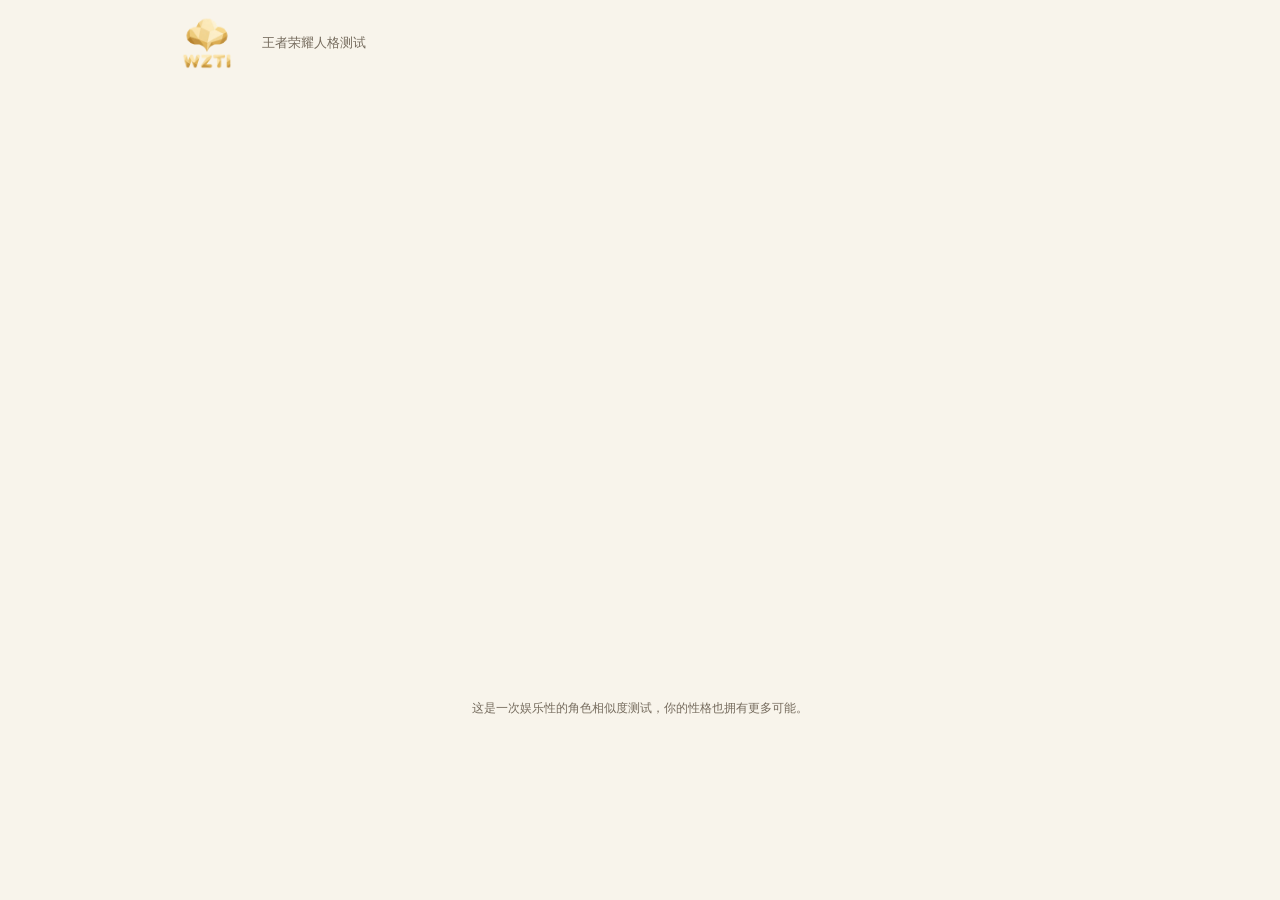
<file: index.template.html>
<!doctype html>
<html lang="zh-CN"><head><meta charset="utf-8"><meta name="viewport" content="width=device-width,initial-scale=1,viewport-fit=cover"><meta name="theme-color" content="#f8f4eb"><link rel="icon" type="image/png" href="icon-32.png"><title>来测测你的农格｜王者荣耀人格测试</title>
<meta name="description" content="129位全英雄 · 约5-8分钟完成，测测与你共鸣的英雄人格。测试仅供娱乐。">
<link rel="canonical" href="https://lyqien.github.io/wzti/">
<meta property="og:type" content="website">
<meta property="og:locale" content="zh_CN">
<meta property="og:site_name" content="WZTI 王者荣耀人格测试">
<meta property="og:title" content="来测测你的农格｜王者荣耀人格测试">
<meta property="og:description" content="129位全英雄 · 约5-8分钟完成，测测与你共鸣的英雄人格。测试仅供娱乐。">
<meta property="og:url" content="https://lyqien.github.io/wzti/">
<meta property="og:image" content="https://lyqien.github.io/wzti/share-cover.jpg">
<meta property="og:image:type" content="image/jpeg">
<meta property="og:image:width" content="256">
<meta property="og:image:height" content="256">
<meta property="og:image:alt" content="WZTI 首页游戏图标">
<meta name="twitter:card" content="summary">
<meta name="twitter:title" content="来测测你的农格｜王者荣耀人格测试">
<meta name="twitter:description" content="129位全英雄 · 约5-8分钟完成，测测与你共鸣的英雄人格。测试仅供娱乐。">
<meta name="twitter:image" content="https://lyqien.github.io/wzti/share-cover.jpg">
<link rel="image_src" href="https://lyqien.github.io/wzti/share-cover.jpg"><link rel="stylesheet" href="style.css?v=20261102-icon-reliable-images"><script src="match.js" defer></script><script src="app.js?v=20261102-icon-reliable-images" defer></script></head><body><header><a href="#" id="brand" aria-label="返回首页"><img src="Images/Outputs_Images/WZTI-logo.webp" alt="WZTI"></a><span>王者荣耀人格测试</span></header><main id="app" aria-live="polite"></main><footer>这是一次娱乐性的角色相似度测试，<br class="mobile">你的性格也拥有更多可能。</footer></body></html>
</file>
<file: style.css>
:root{--strong:#332e27;--gold:#ebc56d;--pale:#f7e4ae;--white:#f8f4eb;--ink:#332e27;--muted:#756b5d}*{box-sizing:border-box}body{margin:0;background:var(--white);color:var(--ink);font:16px/1.9 "Yuanti SC","YouYuan",ui-rounded,system-ui,-apple-system,BlinkMacSystemFont,"PingFang SC","Microsoft YaHei",sans-serif}button,a{-webkit-tap-highlight-color:transparent}button{font:inherit;cursor:pointer}a{color:inherit}button:focus-visible,a:focus-visible{outline:3px solid var(--gold);outline-offset:4px}h1:focus{outline:none}header{max-width:1000px;margin:auto;height:86px;display:flex;align-items:center;padding:0 24px;gap:12px}header a{width:86px;height:72px}header img{height:100%;width:100%;object-fit:contain}header span{font-size:13px;color:var(--muted)}header small{margin-left:auto;font-size:12px;color:#756b5d}.preview-nav{max-width:680px;margin:auto;padding:8px 20px;display:flex;gap:20px;align-items:center;background:#eee7d9;font-size:12px;color:#594f40}.preview-nav span{margin-right:auto;color:#756b5d}.preview-nav a{text-decoration:none;padding:3px 0}.preview-nav a:hover{color:var(--gold)}main{max-width:680px;margin:auto;padding:34px 24px 24px;min-height:65vh}footer{text-align:center;color:#756b5d;font-size:12px;padding:26px 24px 36px;line-height:1.9}.mobile{display:none}.home{text-align:center;position:relative;padding:10px 0 14px}.home:before{content:"";position:absolute;width:250px;height:250px;border:1px solid #ebc56d2e;transform:rotate(45deg);top:65px;left:calc(50% - 125px);z-index:-1}.home-logo{width:310px;max-width:90%;height:auto;display:block;margin:-15px auto 16px}.eyebrow{color:var(--pale);font-size:14px}.home h1{font-size:38px;font-weight:700;line-height:1.5;letter-spacing:1px;margin:18px 0 20px}.home .eyebrow{display:none}.lead{color:#6c6255;font-size:15px;line-height:2;margin:0 auto}.primary{display:flex;justify-content:center;align-items:center;border:0;background:var(--gold);color:var(--strong);font-weight:700;min-height:58px;padding:14px 22px;border-radius:5px;box-shadow:0 4px 0 #aa8540}.primary:hover{background:var(--pale)}.home .primary{width:100%;max-width:370px;margin:34px auto 20px;letter-spacing:2px;font-size:18px}.hint{font-size:12px;color:#756b5d;line-height:1.8}.question .meta{display:flex;align-items:center;justify-content:space-between;color:#6c6255;font-size:13px}.meta strong{font-size:25px;color:#8b6723;font-weight:600}.progress{height:7px;background:repeating-linear-gradient(to right,#dfd6c6 0,#dfd6c6 calc(100%/28 - 3px),transparent calc(100%/28 - 3px),transparent calc(100%/28));margin:14px 0 32px}.progress i{height:100%;display:block;background:var(--gold)}.question h1{font-size:25px;font-weight:600;line-height:1.65;letter-spacing:.3px;margin:0 0 30px;min-height:84px}.options{display:grid;gap:14px}.option{background:#fffcf6;color:var(--ink);border:2px solid #e1d8c9;border-radius:7px;min-height:80px;padding:18px 16px;display:flex;align-items:center;gap:15px;text-align:left;font-size:16px;line-height:1.75;transition:background .15s,border-color .15s}.option b{font-size:14px;font-weight:600;flex:0 0 30px;height:30px;display:grid;place-items:center;border:1px solid #d7cdbd;border-radius:4px;color:#756b5d}.option.selected{border-color:var(--gold);background:#f7e4ae}.option.selected b{background:var(--strong);color:var(--pale);border-color:var(--strong)}.option:disabled{cursor:default}.nav{margin-top:24px}.secondary{background:transparent;color:inherit;border:1px solid #c8bcaa;border-radius:5px;padding:12px 20px;min-height:48px}.secondary:disabled{opacity:.35;cursor:default}.question .hint{margin:18px 0 0}.result{margin:-34px -24px -24px;background:var(--white);color:var(--ink);padding-bottom:32px}.hero-art{width:100%;height:auto;aspect-ratio:3/2;object-fit:contain;display:block;background:#eee7d9;padding-top:18px}.result>.eyebrow{text-align:center;color:var(--muted);font-size:12px;padding-top:24px}.result h1{font-size:42px;line-height:1.4;letter-spacing:4px;text-align:center;font-weight:700;margin:8px 0}.persona{font-size:14px;text-align:center;color:var(--muted);margin:0 20px 24px}.result blockquote{font-size:21px;line-height:1.8;font-weight:600;text-align:center;margin:0 24px 32px;color:var(--strong)}.panel{margin:0 24px;padding:28px 0;border-top:1px solid #ded5c5}.section-title{font-size:19px;font-weight:700;margin:0 0 16px;display:flex;align-items:center;gap:10px}.section-title:before{content:"";background:#b88b30;width:7px;height:18px;clip-path:polygon(50% 0,100% 25%,100% 75%,50% 100%,0 75%,0 25%)}.panel p{font-size:16px;line-height:1.95;margin:0;color:#594f40}.chart{display:grid;gap:15px;margin:24px 0}.column{display:grid;grid-template-columns:52px 1fr 40px;gap:12px;align-items:center}.column small{font-size:14px;color:var(--ink)}.column b{font-size:15px;font-weight:600;text-align:right;font-variant-numeric:tabular-nums}.track{height:10px;background:#e5dccb;border-radius:2px;overflow:hidden}.fill{height:100%;background:#b88b30;clip-path:polygon(0 0,100% 0,calc(100% - 5px) 100%,0 100%)}.panel .chart-note{font-size:12px;color:var(--muted);line-height:1.8}.partner-art{width:100%;aspect-ratio:3/2;object-fit:contain;display:block;background:#eee7d9;border-radius:8px;margin:22px 0 18px}.partner h3{font-size:29px;line-height:1.5;margin:0;text-align:center}.partner .subtitle{text-align:center;font-size:13px;margin:5px 0 22px;color:#816226}.result-actions{display:flex;gap:12px;padding:12px 24px 0}.result-actions>*{flex:1;font-size:14px}.result-actions .secondary{border-color:#c8bcaa}.loading{text-align:center}@media(min-width:700px){main{padding-top:48px}.result{margin-top:-48px}.hero-art{max-height:400px}.home-logo{width:340px}.home h1{font-size:44px}.question h1{font-size:30px}.result .panel{margin-left:44px;margin-right:44px}.preview-nav{border-radius:5px}}@media(max-width:400px){header{height:72px;padding:0 18px}header a{width:72px;height:62px}header small{display:none}main{padding:30px 20px 20px}.result{margin:-30px -20px -20px}.home{padding-top:0}.home-logo{width:265px;margin:-18px auto 20px}.home:before{width:205px;height:205px;top:42px;left:calc(50% - 102.5px)}.home h1{font-size:32px;margin-top:12px}.home .primary{margin-top:28px}.mobile{display:block}.preview-nav{gap:16px}.question h1{font-size:24px}.option{padding:15px 13px}.panel{margin:0 22px}.result-actions{padding-left:22px;padding-right:22px}.result-actions button{padding:12px}.result h1{font-size:38px}.result blockquote{font-size:20px}}@media(prefers-reduced-motion:reduce){*{transition:none!important;animation:none!important}}
.home:before{display:none}

.art-frame{position:relative;isolation:isolate;border:1px solid #cbb17b;border-radius:12px;background:#f2eadb;box-shadow:0 3px 0 #e7dcc6;padding:12px}
.art-frame::before{content:"";position:absolute;inset:6px;border:1px solid #ded0b0;border-radius:7px;pointer-events:none;z-index:-1}
.art-frame::after{content:"";position:absolute;inset:5px;border-radius:7px;pointer-events:none;background:linear-gradient(#b89550,#b89550) left top/19px 2px no-repeat,linear-gradient(#b89550,#b89550) left top/2px 19px no-repeat,linear-gradient(#b89550,#b89550) right bottom/19px 2px no-repeat,linear-gradient(#b89550,#b89550) right bottom/2px 19px no-repeat}
.main-art-frame{margin:20px 20px 0}
.art-frame>.hero-art,.art-frame>.partner-art{display:block;width:100%;height:auto;aspect-ratio:3/2;object-fit:contain;background:transparent;padding:0;margin:0;border-radius:0}
.partner-art-frame{margin:22px 0 20px;padding:10px}
@media(min-width:700px){.main-art-frame{margin:28px 36px 0}}

.chart{display:grid;grid-template-columns:repeat(8,minmax(0,1fr));gap:10px;align-items:end;margin:26px 0 22px}
.column{display:flex;flex-direction:column;align-items:center;gap:9px;min-width:0}
.column b{font-size:14px;line-height:1.5;text-align:center;white-space:nowrap}
.column .track{display:flex;align-items:flex-end;width:100%;height:180px;border-radius:3px 3px 0 0;background:#e5dccb}
.column .fill{width:100%;background:#b88b30;clip-path:none;border-radius:3px 3px 0 0}
.column small{font-size:13px;line-height:1.5;white-space:nowrap}
@media(max-width:600px){.chart{gap:6px}.column{gap:8px}.column .track{height:155px}.column b{font-size:12px}.column small{font-size:11px}}
@media(max-width:350px){.chart{gap:4px}.column small{font-size:10px}.column b{font-size:11px}.column .track{height:140px}}


/* Keep the complete answering controls inside the visible browser viewport. */
html.answering{height:100%;overflow:hidden}
body.answering{height:100vh;height:100dvh;overflow:hidden;display:flex;flex-direction:column;padding-top:env(safe-area-inset-top);padding-bottom:env(safe-area-inset-bottom)}
body.answering header{height:44px;min-height:44px;flex:0 0 44px;width:100%;max-width:680px;margin:0 auto;padding:0 18px;gap:10px}
body.answering header a{width:54px;height:40px}
body.answering header span{font-size:12px}
body.answering main{flex:1;width:100%;min-height:0;margin:0 auto;padding:12px 18px 14px;display:flex}
body.answering footer{display:none}
body.answering .question{width:100%;height:100%;min-height:0;display:grid;grid-template-rows:26px 4px auto minmax(0,1fr) 44px;gap:12px}
body.answering .meta{font-size:12px}
body.answering .meta strong{font-size:22px}
body.answering .progress{height:4px;margin:0}
body.answering .question h1{min-height:0;font-size:26px;line-height:1.45;margin:24px 0 32px}
body.answering .options{min-height:0;grid-template-rows:repeat(4,minmax(0,1fr));gap:10px}
body.answering .option{min-height:0;padding:10px 13px;font-size:16px;line-height:1.5;gap:12px}
body.answering .option b{flex-basis:26px;height:26px;font-size:13px}
body.answering .nav{margin:0;display:flex;align-items:stretch}
body.answering #prev{min-height:44px;height:44px;padding:8px 16px;font-size:15px}
body.answering .preview-nav{display:none}
@media(max-height:600px){body.answering header{height:38px;min-height:38px;flex-basis:38px}body.answering header a{height:34px;width:48px}body.answering main{padding:8px 16px 10px}body.answering .question{gap:8px;grid-template-rows:24px 4px auto minmax(0,1fr) 44px}body.answering .question h1{font-size:23px;margin:14px 0 22px}body.answering .options{gap:8px}body.answering .option{padding:8px 10px;font-size:15px}}

@media(max-height:500px){body.answering .question{gap:6px}body.answering .question h1{font-size:21px;margin:8px 0 14px}body.answering .options{gap:6px}body.answering .option{font-size:14px;line-height:1.4;padding:6px 10px}}

@media(max-height:420px){body.answering .question h1{font-size:20px;margin:6px 0 10px}}

.home .home-icon{width:196px;max-width:60vw;aspect-ratio:1;object-fit:contain;margin:4px auto 28px}
.completion-time{font-size:13px;color:var(--muted);margin:10px 0 0}
.home h1{margin-bottom:8px}
.image-status{position:absolute;left:50%;bottom:12px;transform:translateX(-50%);display:flex;align-items:center;justify-content:center;gap:8px;width:max-content;max-width:calc(100% - 28px);padding:3px 9px;background:#faf5e9ed;border:1px solid #dfd0ad;border-radius:4px;color:#756b5d;font-size:11px;line-height:1.6}
.image-status[hidden],.image-status button[hidden]{display:none}
.image-status button{border:0;background:transparent;text-decoration:underline;color:#816226;padding:3px 4px;font-size:12px}

body.answering .nav{gap:10px}body.answering #retry-result{font-size:14px;padding:8px 12px;min-height:44px}

.image-retry{position:absolute;left:50%;bottom:12px;transform:translateX(-50%);background:#faf5e9;border:1px solid #cbb17b;color:#756b5d;border-radius:4px;padding:8px 14px;font-size:13px}.image-retry[hidden]{display:none}

.creator-note{margin:30px auto 0;text-align:center;color:var(--muted);font-size:13px;line-height:1.9}.creator-note p{margin:6px 0}.creator-note a{color:inherit;text-decoration:underline;text-decoration-color:#cbb17b;text-underline-offset:4px;overflow-wrap:anywhere}

.participant-count{margin:18px auto 0;color:var(--muted);font-size:13px;line-height:1.8;text-align:center}

/* v9: explanations, recovery and sharing within the existing cream/gold style. */
.test-instruction{font-size:13px;color:var(--muted);margin:8px 0 0;line-height:1.8}
.home .completion-time{margin-bottom:0}
.progress-notice,.resume-notice{font-size:13px;line-height:1.8;color:#756047;background:#f0e7d4;border-radius:6px;padding:10px 14px;margin:20px auto 0;max-width:370px}
.text-button{border:0;background:none;color:#806126;font-size:14px;padding:8px 16px;text-decoration:underline;text-underline-offset:4px}
.home:has(#fresh) .primary{margin-bottom:10px}
.storage-notice{font-size:11px;color:var(--muted);line-height:1.5;max-width:180px}
.question .nav{display:flex;align-items:center;gap:12px}
.panel .section-caption{font-size:13px;color:var(--muted);line-height:1.85}
.reason-list{margin:18px 0 0;padding:0;list-style:none;display:grid;gap:12px}
.reason-list li{position:relative;padding-left:19px;font-size:15px;line-height:1.9;color:#594f40}
.reason-list li:before{content:"";position:absolute;width:6px;height:6px;background:#b88b30;border-radius:50%;left:0;top:12px}
.near-heroes{display:grid;grid-template-columns:1fr 1fr;gap:12px;margin-top:18px}
.near-hero{border:1px solid #decfaf;border-radius:8px;padding:15px;background:#f4eddc}
.near-hero strong{display:flex;flex-wrap:wrap;align-items:center;gap:6px;font-size:18px;font-weight:600}
.near-hero strong small{font-size:10px;font-weight:400;color:#816226;border:1px solid #d8c38e;border-radius:3px;padding:0 4px}
.near-hero>span{display:block;font-size:12px;color:var(--muted);line-height:1.75;margin-top:6px}
button.column{font:inherit;background:none;border:0;padding:6px 0;color:var(--ink);cursor:pointer;border-radius:5px}
button.column b{display:flex;flex-direction:column;align-items:center;font-size:16px;line-height:1.35;gap:1px}
button.column b span{font-size:9px;font-weight:400;color:var(--muted)}
button.column .track{display:flex;align-items:flex-end;width:100%;max-width:28px;height:140px;background:#e9dfcb}
button.column .fill{display:block;width:100%}
button.column small{font-size:12px;line-height:1.6}
button.column[aria-expanded=true]{background:#efe3c7;outline:1px solid #cbb17b;outline-offset:4px}
.dimension-detail{margin-top:18px;padding:18px;border-radius:8px;border:1px solid #dccaa3;background:#f3ead7}
.dimension-detail h3{font-size:17px;margin:0 0 8px}.panel .dimension-detail p{font-size:13px;line-height:1.85;margin:8px 0}
.dimension-detail[hidden]{display:none}
.panel .partner-note{font-size:12px;text-align:center;color:var(--muted);margin:8px 0 24px}
.partner-section{margin:24px 0}.partner-section:last-child{margin-bottom:0}.partner-section h4{font-size:15px;font-weight:600;color:#886727;margin:0 0 8px}
.share-keywords{display:flex;flex-wrap:wrap;gap:8px;margin:18px 0 24px}.share-keywords span{font-size:12px;padding:4px 10px;border-radius:4px;background:#eee2c7;color:#715525}
.share-actions{display:grid;grid-template-columns:1fr 1fr;gap:12px}.share-actions button{font-size:14px;padding:12px 10px;min-height:54px}
.panel .share-disclosure,.panel #share-status{font-size:12px;line-height:1.7;color:var(--muted);margin:14px 0 0}.panel #share-status:empty{display:none}
.friend-banner{margin:14px 20px;display:flex;gap:10px;align-items:center;justify-content:space-between;padding:12px;background:#f0e5cd;border:1px solid #d8c08b;border-radius:7px}
.friend-banner span{font-size:14px}.friend-banner button{font-size:12px;padding:6px 10px;min-height:36px}
.ui-dialog{color:var(--ink);background:#f8f4eb;border:1px solid #cbb17b;border-radius:12px;padding:20px;width:calc(100% - 32px);max-width:500px;max-height:88dvh;overflow:auto;box-shadow:0 14px 70px #332e2733}
.ui-dialog::backdrop{background:#332e2777}.dialog-heading{display:flex;align-items:center;justify-content:space-between;gap:16px;margin-bottom:14px}.dialog-heading h2{font-size:20px;margin:0}
.dialog-close{border:0;background:transparent;color:var(--muted);font-size:28px;min-width:40px;min-height:40px;padding:0;line-height:1}
.dialog-content p{font-size:14px;line-height:1.8;color:var(--muted)}.dialog-content label{font-size:13px}.dialog-content textarea{width:100%;padding:12px;box-sizing:border-box;border:1px solid #cbb17b;border-radius:5px;color:var(--ink);background:#fffdf8;font:13px/1.8 system-ui;overflow-wrap:anywhere;resize:vertical}
.export-image{display:block;width:100%;height:auto;border-radius:5px;border:1px solid #dfd1b2}.download-card{text-decoration:none;margin:20px 0 10px}.dialog-content .hint{font-size:12px}
@media(max-width:400px){.near-heroes{gap:9px}.near-hero{padding:12px}.chart{gap:8px}button.column small{font-size:11px}.share-actions{gap:10px}}

.near-hero .art-frame{margin:0 0 12px;padding:4px;box-shadow:none;border-radius:6px}
.near-hero .art-frame:before,.near-hero .art-frame:after{display:none}
.near-art{width:100%;height:auto;aspect-ratio:3/2;object-fit:contain;display:block}
.near-hero .image-retry{font-size:10px;padding:4px 6px;bottom:4px;white-space:nowrap}
html.card-open,body.card-open{overflow:hidden;overscroll-behavior:none}
html.card-open,body.card-open,.card-dialog{scrollbar-width:none}
html.card-open::-webkit-scrollbar,body.card-open::-webkit-scrollbar,.card-dialog::-webkit-scrollbar{display:none;width:0}
.card-dialog[open]{position:fixed;inset:0;margin:auto;width:calc(100% - 32px);max-width:500px;height:88vh;height:88dvh;max-height:850px;box-sizing:border-box;border:1px solid #cbb17b;border-radius:14px;padding:16px;display:flex;flex-direction:column;gap:10px;overflow:hidden;overscroll-behavior:none}
.card-dialog .dialog-heading{margin:0;flex:none}.card-dialog .dialog-heading h2{font-size:19px}
.card-dialog .dialog-content{min-height:0;flex:1;display:flex;flex-direction:column;align-items:center;gap:12px;overflow:hidden}
.card-dialog .save-guide{margin:0;color:var(--ink);font-size:22px;font-weight:700;line-height:1.5;flex:none}
.export-image-wrap{min-height:0;flex:1;width:100%;display:flex;align-items:center;justify-content:center;overflow:hidden}
.card-dialog .export-image{width:100%;height:100%;max-height:100%;object-fit:contain;border:0;border-radius:0;-webkit-touch-callout:default;user-select:auto;-webkit-user-select:auto}

.toast{position:fixed;z-index:10000;left:50%;bottom:calc(28px + env(safe-area-inset-bottom));transform:translateX(-50%);max-width:calc(100% - 40px);padding:11px 22px;border:1px solid #b99a5f;border-radius:8px;background:#332e27;color:#fff9eb;box-shadow:0 4px 18px #332e2726;font-size:15px;line-height:1.6;text-align:center;pointer-events:none}
</file>
